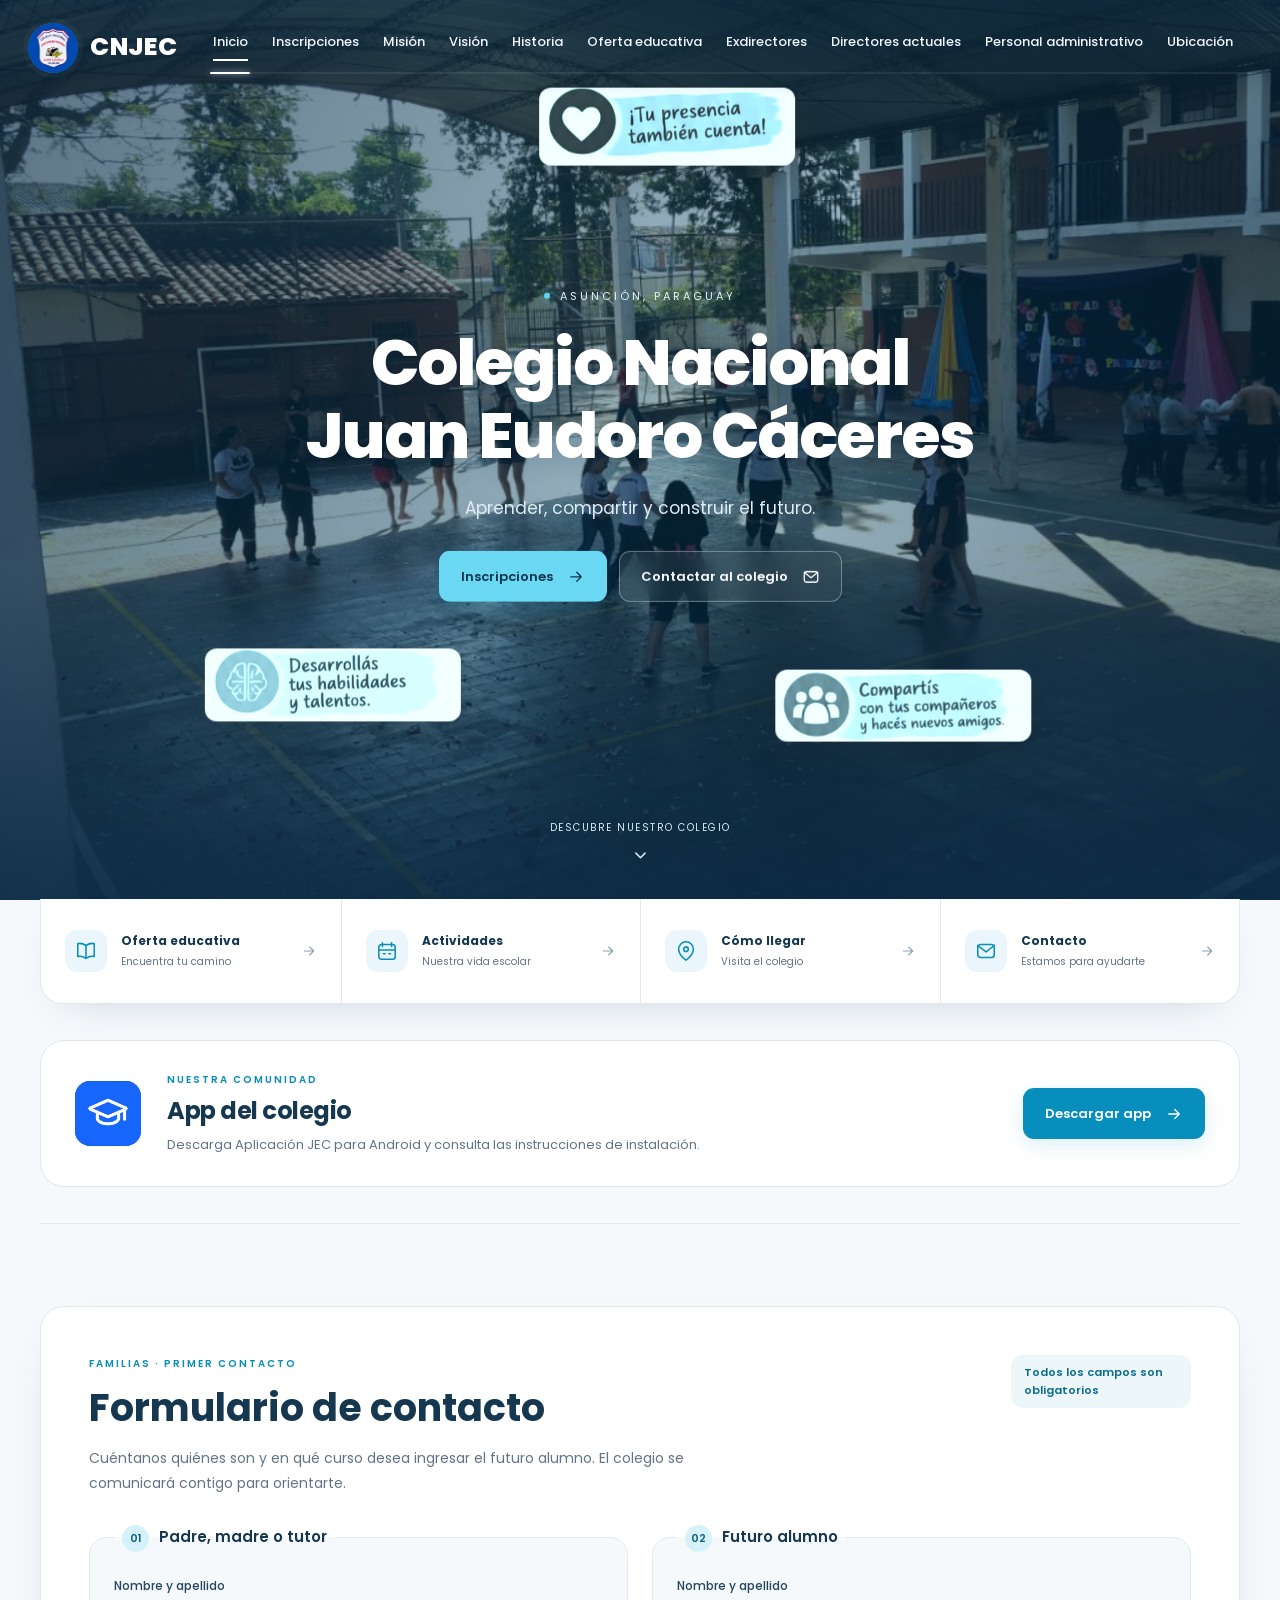
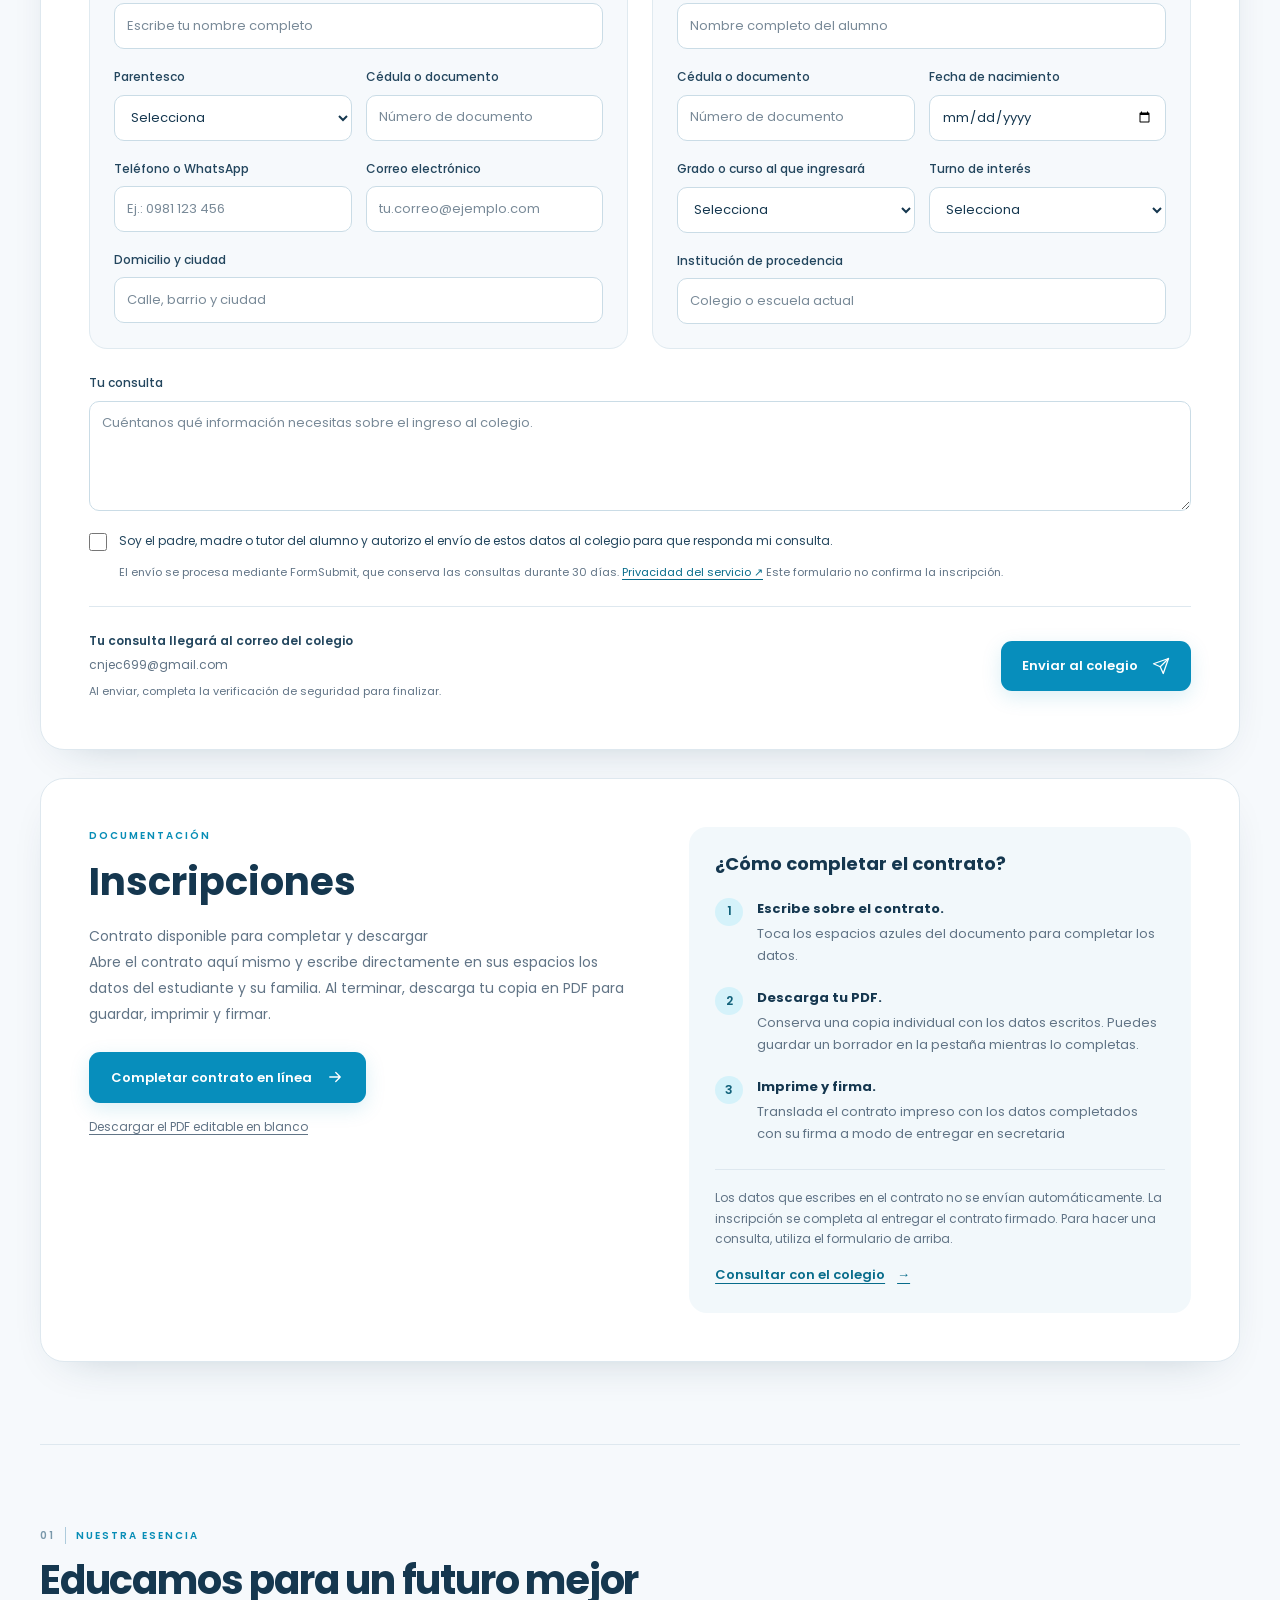
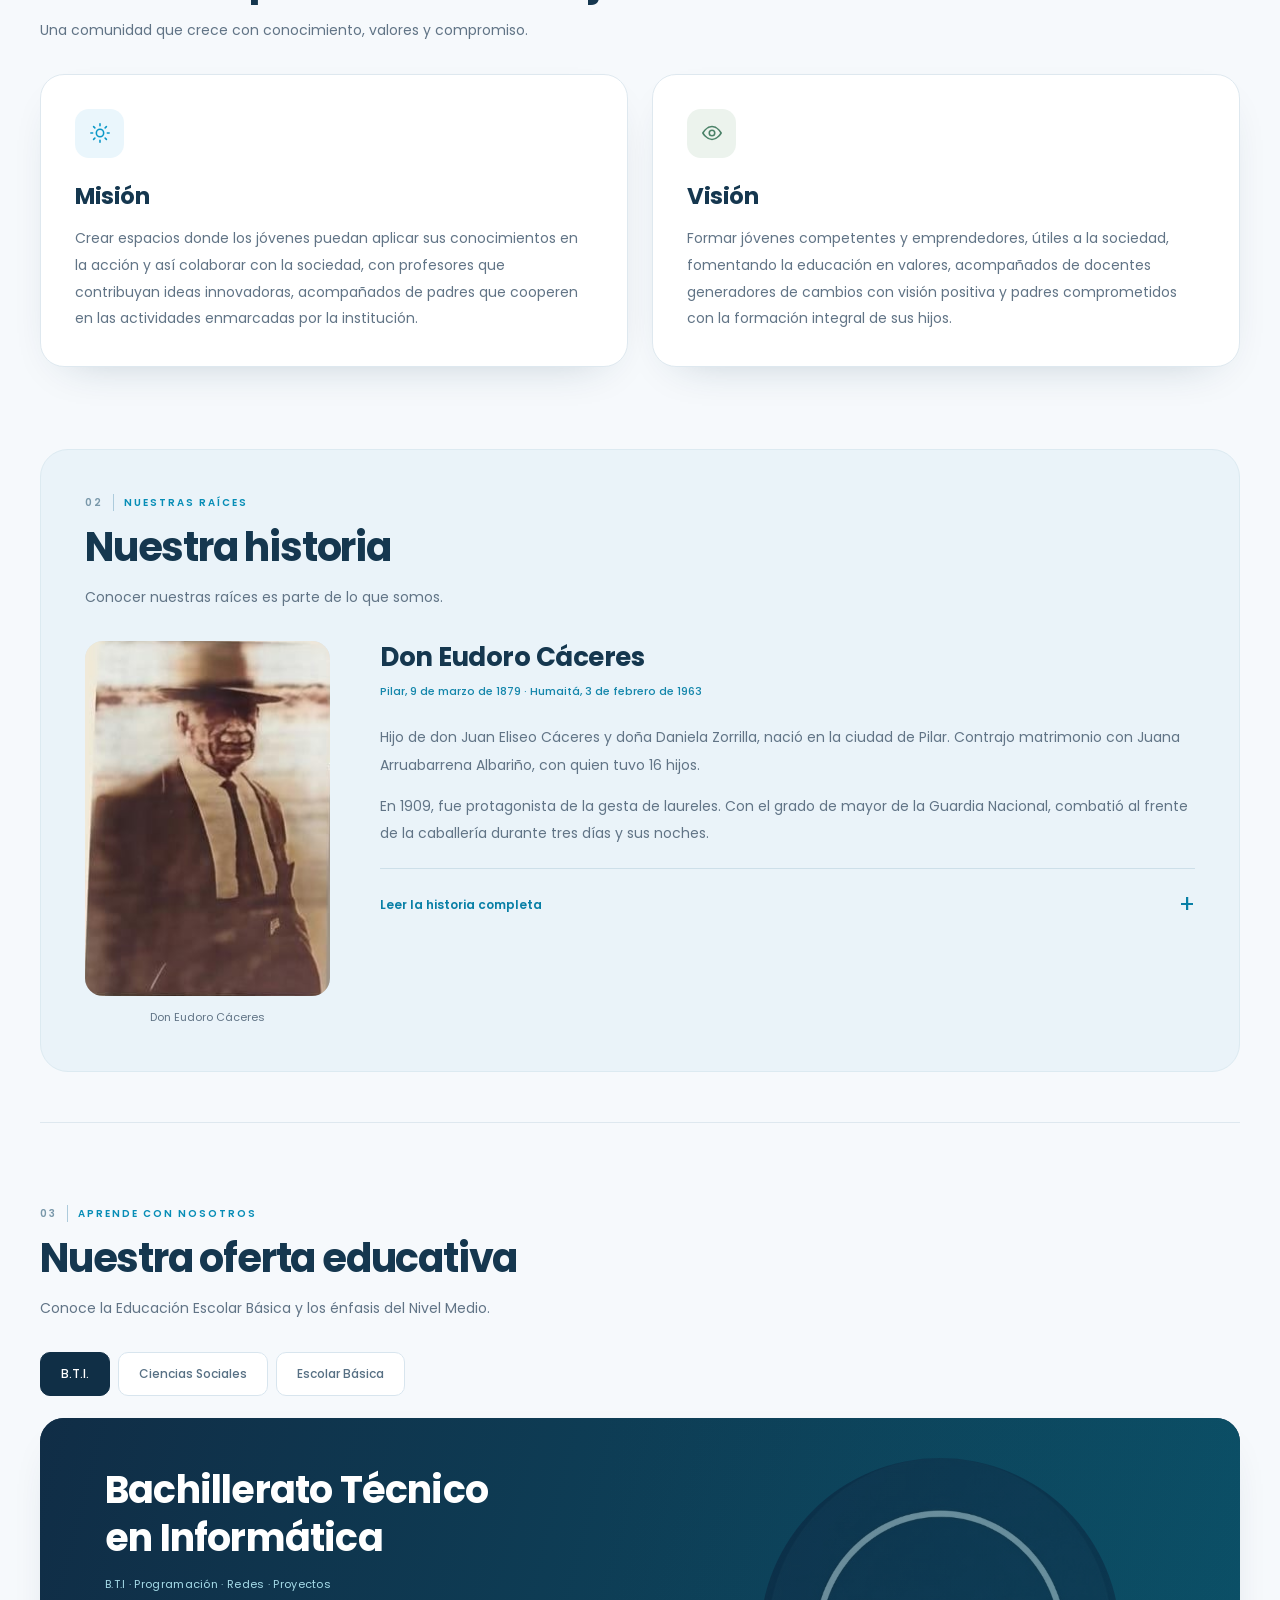
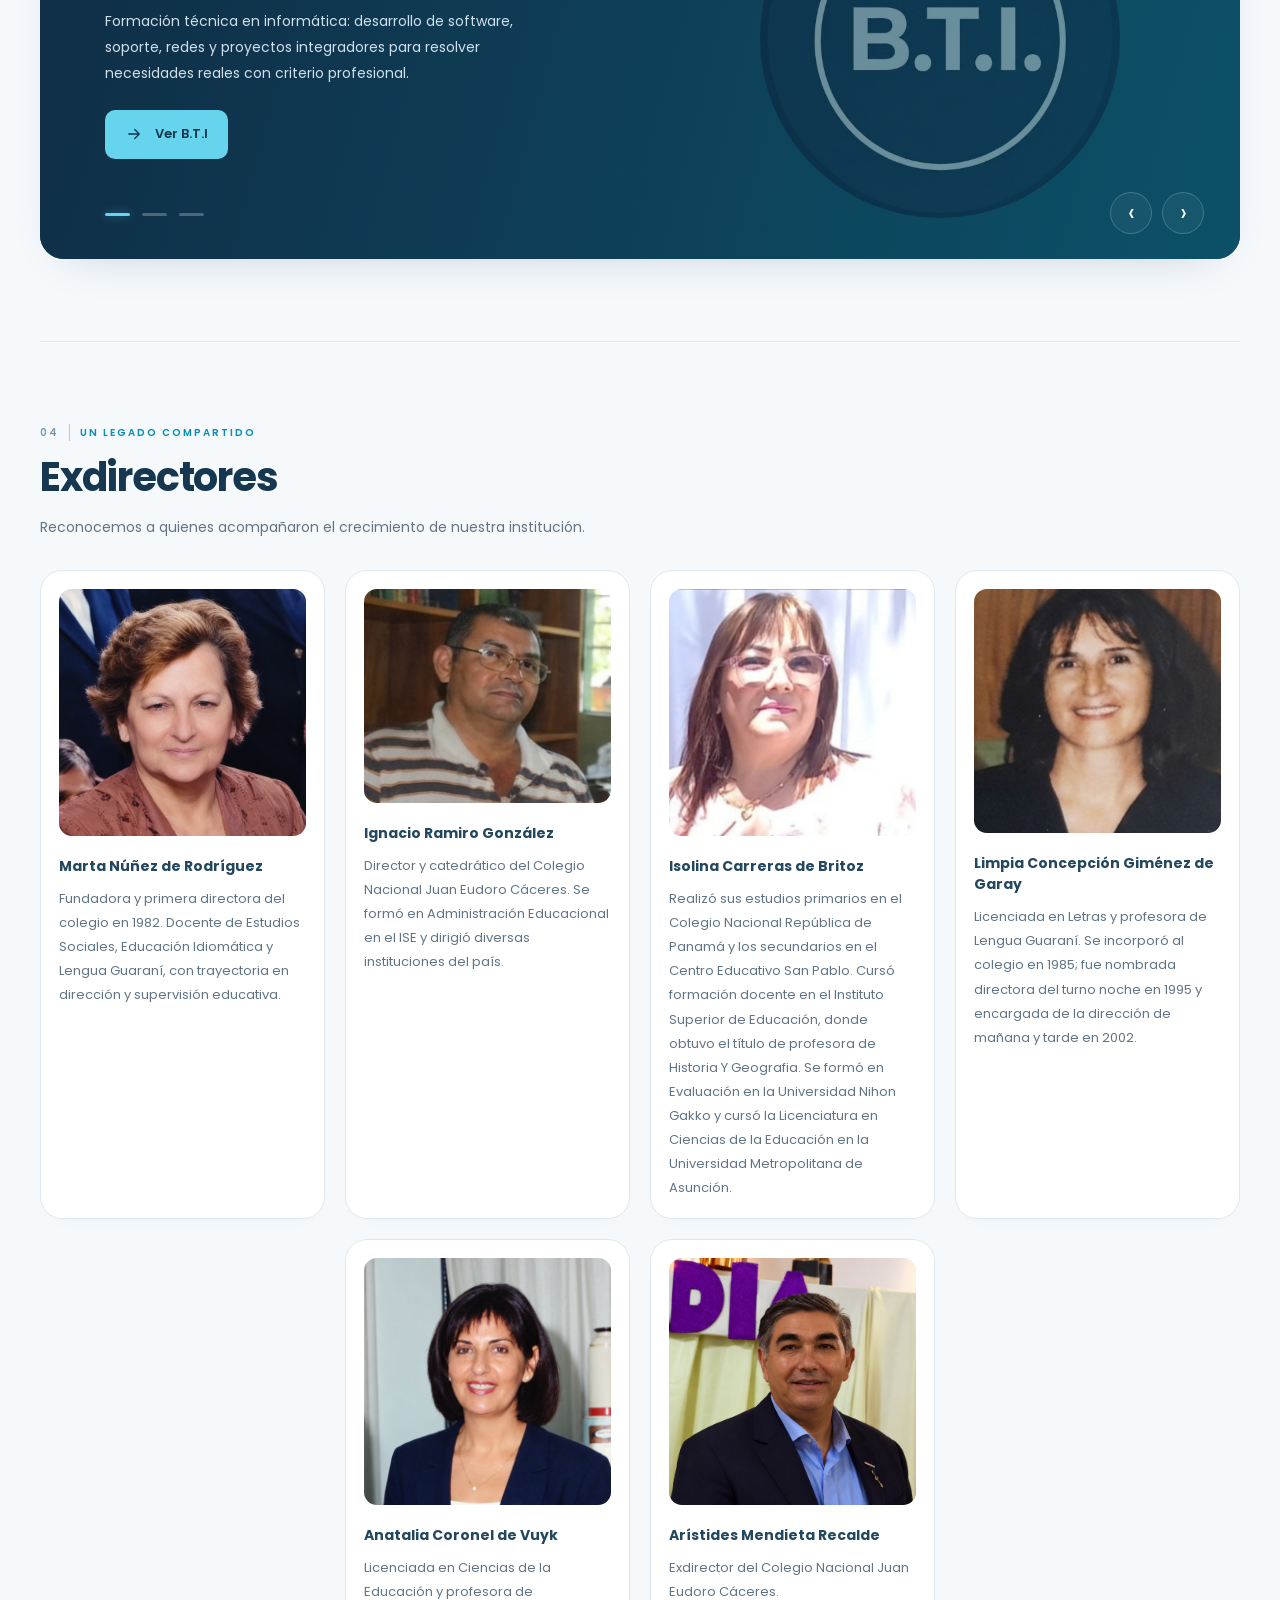
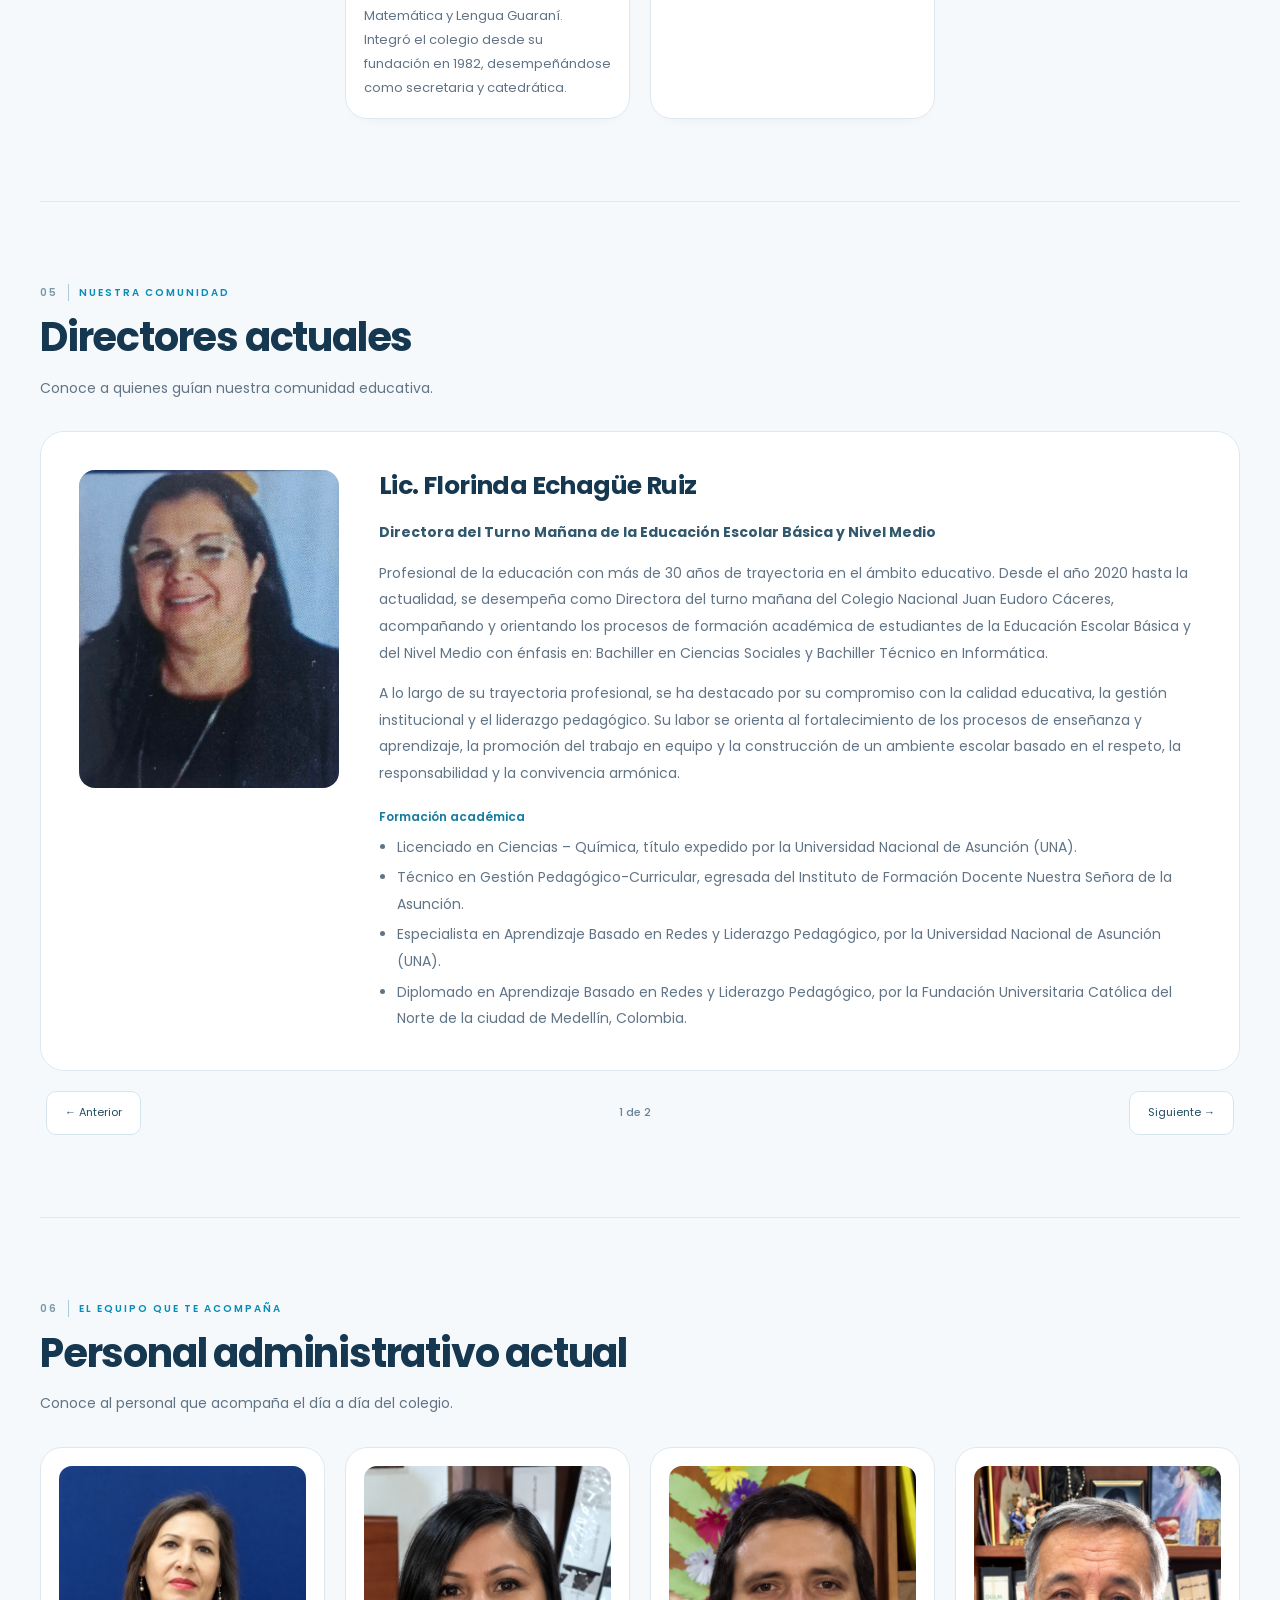
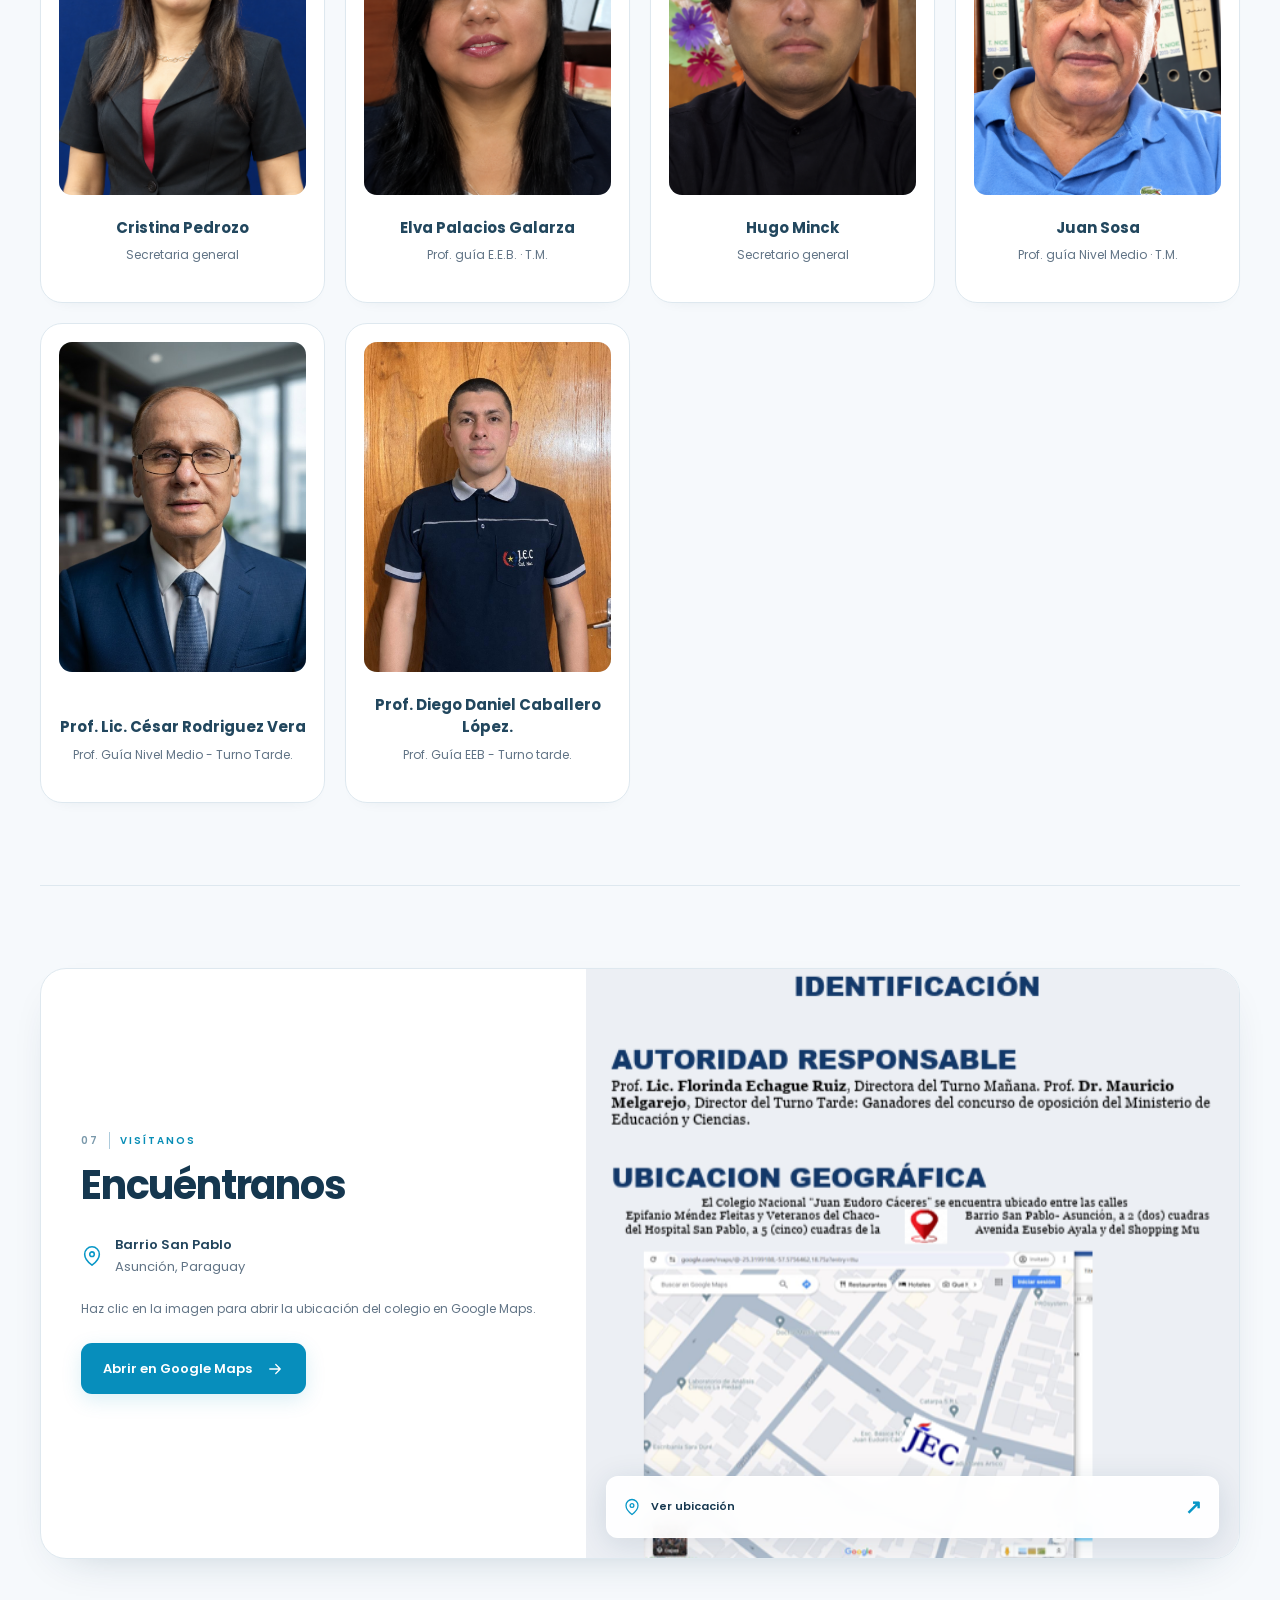
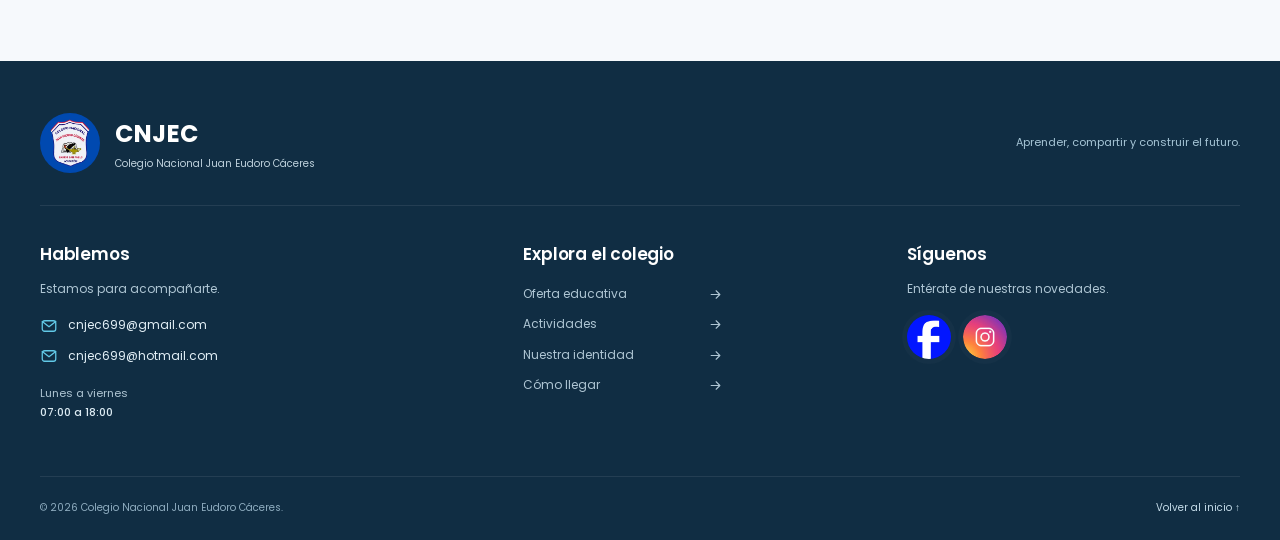
<file: index.html>
<!DOCTYPE html>
<html lang="es">
<head>
    <meta charset="UTF-8">
    <meta name="viewport" content="width=device-width, initial-scale=1.0">
    <title>CNJEC · Colegio Nacional Juan Eudoro Cáceres</title>
    <meta name="description" content="Conoce el Colegio Nacional Juan Eudoro Cáceres: nuestra historia, comunidad educativa, Educación Escolar Básica y énfasis del Nivel Medio en Asunción, Paraguay." />
    <meta name="theme-color" content="#102f46" />
    <link href="https://fonts.googleapis.com/css2?family=Poppins:wght@400;500;600;700;800&display=swap" rel="stylesheet">
    <link rel="stylesheet" href="home-design.css?v=8" />
    <link rel="stylesheet" href="contact-form.css?v=1" />
    <script src="contact-form.js?v=1" defer></script>
    <link rel="stylesheet" href="navigation-menu.css?v=1" />
    <link rel="stylesheet" href="app-design.css?v=2" />
</head>
<body class="home-page">
    <a class="skip-link" href="#contenido">Saltar al contenido</a>
    <div class="reading-progress" aria-hidden="true"></div>

    <header class="home-header">
        <a class="logo-container" href="index.html#inicio" aria-label="CNJEC — volver al inicio">
            <div class="logo-img-wrap">
                <!-- Intenta cargar el logo desde archivo (misma carpeta que index.html).
                     Si no existe, se muestra un fallback visible. -->
                <img
                    class="logo-img"
                    src="logo.png"
                    alt="Logo CNJEC"
                    loading="eager"
                    onerror="this.style.display='none'; document.getElementById('logo-fallback').style.display='flex';"
                />
                <span id="logo-fallback" class="logo-fallback" aria-hidden="true">CNJEC</span>
            </div>
            <span class="brand-name">CNJEC</span>
        </a>

        <button type="button" class="scroll-menu-toggle" aria-controls="navMenu" aria-expanded="false" aria-label="Abrir menú"><span aria-hidden="true"></span><span aria-hidden="true"></span><span aria-hidden="true"></span></button>
        <nav id="navMenu" aria-label="Navegación principal">
            <a href="#inicio" class="nav-link" aria-current="location">Inicio</a>
            <a href="#inscripciones" class="nav-link">Inscripciones</a>
            <a href="#mision" class="nav-link">Misión</a>
            <a href="#vision" class="nav-link">Visión</a>
            <a href="#historia" class="nav-link">Historia</a>
            <a href="#enfasis" class="nav-link">Oferta educativa</a>
            <a href="#ex-directores" class="nav-link">Exdirectores</a>
            <a href="#directores-actuales" class="nav-link">Directores actuales</a>
            <a href="#personal-administrativo" class="nav-link">Personal administrativo</a>
            <a href="#ubicacion" class="nav-link">Ubicación</a>
            <a href="Actividades.html" class="nav-link" target="_blank" rel="noopener noreferrer" aria-label="Actividades (abre en una pestaña nueva)">Actividades</a>
            <a href="Identidad.html" class="nav-link">Identidad</a>
            <a href="App.html" class="nav-link">APP</a>
            <a href="#contactos" class="nav-link">Contactos</a>
        </nav>
    </header>

    <main id="contenido" tabindex="-1">
    <section class="hero hero--beneficios" id="inicio" data-cover-reveal>
        <div class="beneficios-row beneficios-row--top" aria-label="Beneficios de estudiar en el colegio">
            <img src="images/Beneficios/beneficios1.jpeg" alt="Aprendés y adquirís nuevos conocimientos." width="718" height="210" decoding="async" />
            <img src="images/Beneficios/beneficios2.jpeg" alt="Compartís con tus compañeros y hacés nuevos amigos." width="718" height="210" decoding="async" />
            <img src="images/Beneficios/beneficios3.jpeg" alt="Desarrollás tus habilidades y talentos." width="718" height="210" decoding="async" />
        </div>
        <div class="hero-title-wrap">
            <p class="hero-eyebrow"><span></span> Asunción, Paraguay</p>
            <h1 class="hero-title" data-typing-title>Colegio Nacional Juan Eudoro Cáceres</h1>
            <p class="hero-lead">Aprender, compartir y construir el futuro.</p>
            <div class="hero-actions">
                <a class="button button-primary" href="#inscripciones">Inscripciones <svg viewBox="0 0 24 24" fill="none" stroke="currentColor" stroke-width="1.7" stroke-linecap="round" stroke-linejoin="round" aria-hidden="true"><path d="M5 12h14m-6-6 6 6-6 6"/></svg></a>
                <a class="button button-glass" href="#contactos">Contactar al colegio <svg viewBox="0 0 24 24" fill="none" stroke="currentColor" stroke-width="1.7" stroke-linecap="round" stroke-linejoin="round" aria-hidden="true"><rect x="3" y="5" width="18" height="14" rx="3"/><path d="m3 6 9 7 9-7"/></svg></a>
            </div>
        </div>
        <div class="beneficios-row beneficios-row--bottom" aria-label="Beneficios de estudiar en el colegio">
            <img src="images/Beneficios/beneficios4.jpeg" alt="Mejorás tus resultados y tu futuro." width="718" height="210" decoding="async" />
            <img src="images/Beneficios/beneficios7.jpeg" alt="¡Tu presencia también cuenta!" width="718" height="210" decoding="async" />
        </div>
        <a class="hero-discover" href="#mision-vision">Descubre nuestro colegio <svg viewBox="0 0 24 24" fill="none" stroke="currentColor" stroke-width="1.7" stroke-linecap="round" stroke-linejoin="round" aria-hidden="true"><path d="m7 10 5 5 5-5"/></svg></a>
    </section>

    <nav class="home-shortcuts" aria-label="Accesos rápidos">
        <a href="#enfasis"><span class="shortcut-icon"><svg viewBox="0 0 24 24" fill="none" stroke="currentColor" stroke-width="1.7" stroke-linecap="round" stroke-linejoin="round" aria-hidden="true"><path d="M12 6v14M3 4c4-1 6 0 9 2 3-2 5-3 9-2v14c-4-1-6 0-9 2-3-2-5-3-9-2z"/></svg></span><span><strong>Oferta educativa</strong><small>Encuentra tu camino</small></span><svg viewBox="0 0 24 24" fill="none" stroke="currentColor" stroke-width="1.7" stroke-linecap="round" stroke-linejoin="round" aria-hidden="true"><path d="M5 12h14m-6-6 6 6-6 6"/></svg></a>
        <a href="Actividades.html" target="_blank" rel="noopener noreferrer" aria-label="Actividades (abre en una pestaña nueva)"><span class="shortcut-icon"><svg viewBox="0 0 24 24" fill="none" stroke="currentColor" stroke-width="1.7" stroke-linecap="round" stroke-linejoin="round" aria-hidden="true"><rect x="3" y="5" width="18" height="16" rx="3"/><path d="M7 3v4m10-4v4M3 11h18m-13 4h2m4 0h2"/></svg></span><span><strong>Actividades</strong><small>Nuestra vida escolar</small></span><svg viewBox="0 0 24 24" fill="none" stroke="currentColor" stroke-width="1.7" stroke-linecap="round" stroke-linejoin="round" aria-hidden="true"><path d="M5 12h14m-6-6 6 6-6 6"/></svg></a>
        <a href="#ubicacion"><span class="shortcut-icon"><svg viewBox="0 0 24 24" fill="none" stroke="currentColor" stroke-width="1.7" stroke-linecap="round" stroke-linejoin="round" aria-hidden="true"><path d="M20 10c0 6-8 12-8 12S4 16 4 10a8 8 0 1 1 16 0Z"/><circle cx="12" cy="10" r="2.5"/></svg></span><span><strong>Cómo llegar</strong><small>Visita el colegio</small></span><svg viewBox="0 0 24 24" fill="none" stroke="currentColor" stroke-width="1.7" stroke-linecap="round" stroke-linejoin="round" aria-hidden="true"><path d="M5 12h14m-6-6 6 6-6 6"/></svg></a>
        <a href="#contactos"><span class="shortcut-icon"><svg viewBox="0 0 24 24" fill="none" stroke="currentColor" stroke-width="1.7" stroke-linecap="round" stroke-linejoin="round" aria-hidden="true"><rect x="3" y="5" width="18" height="14" rx="3"/><path d="m3 6 9 7 9-7"/></svg></span><span><strong>Contacto</strong><small>Estamos para ayudarte</small></span><svg viewBox="0 0 24 24" fill="none" stroke="currentColor" stroke-width="1.7" stroke-linecap="round" stroke-linejoin="round" aria-hidden="true"><path d="M5 12h14m-6-6 6 6-6 6"/></svg></a>
    </nav>

    <section id="app-colegio" class="home-section school-app-section" aria-labelledby="app-colegio-title">
        <div class="school-app-panel">
            <span class="app-logo app-logo--small" aria-hidden="true"><img src="images/app-jec-logo.png" alt="" width="1254" height="1254" loading="lazy"></span>
            <div class="school-app-copy"><p class="eyebrow">Nuestra comunidad</p><h2 id="app-colegio-title">App del colegio</h2><p>Descarga Aplicación JEC para Android y consulta las instrucciones de instalación.</p></div>
            <a class="button button-primary" href="App.html#descarga">Descargar app <svg viewBox="0 0 24 24" fill="none" stroke="currentColor" stroke-width="1.7" stroke-linecap="round" stroke-linejoin="round" aria-hidden="true"><path d="M5 12h14m-6-6 6 6-6 6"/></svg></a>
        </div>
    </section>

    <section id="inscripciones" class="home-section enrollment-section" aria-labelledby="inscripciones-title">
        <div id="formulario-contacto" class="school-contact-card" aria-labelledby="school-contact-title">
            <div class="school-contact-heading">
                <div><p class="eyebrow">Familias · Primer contacto</p><h2 id="school-contact-title">Formulario de contacto</h2><p>Cuéntanos quiénes son y en qué curso desea ingresar el futuro alumno. El colegio se comunicará contigo para orientarte.</p></div>
                <span class="school-contact-required">Todos los campos son obligatorios</span>
            </div>
            <p id="school-contact-result" class="school-contact-result" role="status" hidden></p>
            <form id="school-contact-form" action="https://formsubmit.co/cnjec699@gmail.com" method="POST" accept-charset="UTF-8" aria-describedby="school-contact-privacy">
                <input type="hidden" name="_subject" value="CNJEC · Consulta de una familia sobre un futuro alumno" />
                <input type="hidden" name="_template" value="table" />
                <input type="text" name="_honey" class="school-contact-honey" tabindex="-1" autocomplete="off" aria-hidden="true" />
                <div class="school-contact-columns">
                    <fieldset class="school-contact-group">
                        <legend><span aria-hidden="true">01</span> Padre, madre o tutor</legend>
                        <div class="school-contact-fields">
                            <label class="school-contact-wide" for="contact-parent-name">Nombre y apellido<input id="contact-parent-name" name="Nombre del padre, madre o tutor" type="text" autocomplete="name" required minlength="3" maxlength="120" placeholder="Escribe tu nombre completo" /></label>
                            <label for="contact-relationship">Parentesco<select id="contact-relationship" name="Parentesco" required><option value="" disabled selected>Selecciona</option><option>Padre</option><option>Madre</option><option>Tutor legal</option></select></label>
                            <label for="contact-parent-document">Cédula o documento<input id="contact-parent-document" name="Documento del padre, madre o tutor" type="text" required minlength="4" maxlength="25" placeholder="Número de documento" /></label>
                            <label for="contact-phone">Teléfono o WhatsApp<input id="contact-phone" name="Telefono o WhatsApp" type="tel" autocomplete="tel" required minlength="7" maxlength="25" placeholder="Ej.: 0981 123 456" /></label>
                            <label for="contact-email">Correo electrónico<input id="contact-email" name="email" type="email" autocomplete="email" required maxlength="254" placeholder="tu.correo@ejemplo.com" /></label>
                            <label class="school-contact-wide" for="contact-address">Domicilio y ciudad<input id="contact-address" name="Domicilio y ciudad" type="text" autocomplete="street-address" required minlength="5" maxlength="200" placeholder="Calle, barrio y ciudad" /></label>
                        </div>
                    </fieldset>
                    <fieldset class="school-contact-group">
                        <legend><span aria-hidden="true">02</span> Futuro alumno</legend>
                        <div class="school-contact-fields">
                            <label class="school-contact-wide" for="contact-student-name">Nombre y apellido<input id="contact-student-name" name="Nombre del futuro alumno" type="text" autocomplete="section-student name" required minlength="3" maxlength="120" placeholder="Nombre completo del alumno" /></label>
                            <label for="contact-student-document">Cédula o documento<input id="contact-student-document" name="Documento del futuro alumno" type="text" required minlength="4" maxlength="25" placeholder="Número de documento" /></label>
                            <label for="contact-student-birthdate">Fecha de nacimiento<input id="contact-student-birthdate" name="Fecha de nacimiento del alumno" type="date" autocomplete="section-student bday" required /></label>
                            <label for="contact-course">Grado o curso al que ingresará<select id="contact-course" name="Grado o curso solicitado" required><option value="" disabled selected>Selecciona</option><option>7.º grado · EEB</option><option>8.º grado · EEB</option><option>9.º grado · EEB</option><option>1.º curso · Nivel Medio</option><option>2.º curso · Nivel Medio</option><option>3.º curso · Nivel Medio</option></select></label>
                            <label for="contact-shift">Turno de interés<select id="contact-shift" name="Turno de interes" required><option value="" disabled selected>Selecciona</option><option>Mañana</option><option>Tarde</option><option>A confirmar con el colegio</option></select></label>
                            <label class="school-contact-wide" for="contact-school">Institución de procedencia<input id="contact-school" name="Institucion de procedencia" type="text" required minlength="3" maxlength="150" placeholder="Colegio o escuela actual" /></label>
                        </div>
                    </fieldset>
                </div>
                <label class="school-contact-message" for="contact-message">Tu consulta<textarea id="contact-message" name="Consulta" rows="3" required minlength="10" maxlength="1500" placeholder="Cuéntanos qué información necesitas sobre el ingreso al colegio."></textarea></label>
                <label class="school-contact-consent"><input type="checkbox" id="contact-consent" name="Autorizacion de contacto" value="Autorizo el envio de estos datos al colegio para responder mi consulta" required /><span>Soy el padre, madre o tutor del alumno y autorizo el envío de estos datos al colegio para que responda mi consulta.</span></label>
                <p id="school-contact-privacy" class="school-contact-privacy">El envío se procesa mediante FormSubmit, que conserva las consultas durante 30 días. <a href="https://formsubmit.co/privacy.pdf" target="_blank" rel="noopener noreferrer">Privacidad del servicio ↗</a> Este formulario no confirma la inscripción.</p>
                <div class="school-contact-actions">
                    <div><strong>Tu consulta llegará al correo del colegio</strong><span>cnjec699@gmail.com</span><small>Al enviar, completa la verificación de seguridad para finalizar.</small></div>
                    <button class="button button-primary" type="submit">Enviar al colegio <svg viewBox="0 0 24 24" fill="none" stroke="currentColor" stroke-width="1.7" stroke-linecap="round" stroke-linejoin="round" aria-hidden="true"><path d="m22 2-7 20-4-9-9-4Z"/><path d="M22 2 11 13"/></svg></button>
                </div>
            </form>
        </div>
        <div class="enrollment-card reveal">
            <div class="enrollment-copy">
                <p class="eyebrow">Documentación</p>
                <h2 id="inscripciones-title">Inscripciones</h2>
                <p>Contrato disponible para completar y descargar</p>
                <p>Abre el contrato aquí mismo y escribe directamente en sus espacios los datos del estudiante y su familia. Al terminar, descarga tu copia en PDF para guardar, imprimir y firmar.</p>
                <a class="button button-primary" href="Inscripciones.html">Completar contrato en línea <svg viewBox="0 0 24 24" fill="none" stroke="currentColor" stroke-width="1.7" stroke-linecap="round" stroke-linejoin="round" aria-hidden="true"><path d="M5 12h14m-6-6 6 6-6 6"/></svg></a>
                <a class="enrollment-download-original" href="contrato-inscripcion-2027.pdf" download>Descargar el PDF editable en blanco</a>
            </div>
            <div class="enrollment-guide">
                <h3>¿Cómo completar el contrato?</h3>
                <ol>
                    <li><strong>Escribe sobre el contrato.</strong><span>Toca los espacios azules del documento para completar los datos.</span></li>
                    <li><strong>Descarga tu PDF.</strong><span>Conserva una copia individual con los datos escritos. Puedes guardar un borrador en la pestaña mientras lo completas.</span></li>
                    <li><strong>Imprime y firma.</strong><span>Translada el contrato impreso con los datos completados con su firma a modo de entregar en secretaria</span></li>
                </ol>
                <p class="enrollment-note">Los datos que escribes en el contrato no se envían automáticamente. La inscripción se completa al entregar el contrato firmado. Para hacer una consulta, utiliza el formulario de arriba.</p>
                <a class="enrollment-contact" href="#formulario-contacto">Consultar con el colegio <span aria-hidden="true">→</span></a>
            </div>
        </div>
    </section>

    <section id="mision-vision" class="home-section" aria-labelledby="esencia-title">
<div class="section-heading"><p class="eyebrow"><span>01</span> Nuestra esencia</p><h2 id="esencia-title">Educamos para un futuro mejor</h2><p class="section-intro">Una comunidad que crece con conocimiento, valores y compromiso.</p></div>
        <div class="grid-2">
            <article class="card mission-card reveal" id="mision" aria-labelledby="mision-title">
                <span class="card-symbol"><svg viewBox="0 0 24 24" fill="none" stroke="currentColor" stroke-width="1.7" stroke-linecap="round" stroke-linejoin="round" aria-hidden="true"><circle cx="12" cy="12" r="4"/><path d="M12 2v2m0 16v2M2 12h2m16 0h2M5 5l1.4 1.4m11.2 11.2L19 19M5 19l1.4-1.4M17.6 6.4 19 5"/></svg></span><h3 id="mision-title">Misión</h3>
                <p>Crear espacios donde los jóvenes puedan aplicar sus conocimientos en la acción y así colaborar con la sociedad, con profesores que contribuyan ideas innovadoras, acompañados de padres que cooperen en las actividades enmarcadas por la institución.</p>
            </article>
            <article class="card vision-card reveal" id="vision" aria-labelledby="vision-title">
                <span class="card-symbol"><svg viewBox="0 0 24 24" fill="none" stroke="currentColor" stroke-width="1.7" stroke-linecap="round" stroke-linejoin="round" aria-hidden="true"><path d="M2 12s4-7 10-7 10 7 10 7-4 7-10 7S2 12 2 12Z"/><circle cx="12" cy="12" r="3"/></svg></span><h3 id="vision-title">Visión</h3>
                <p>Formar jóvenes competentes y emprendedores, útiles a la sociedad, fomentando la educación en valores, acompañados de docentes generadores de cambios con visión positiva y padres comprometidos con la formación integral de sus hijos.</p>
            </article>
        </div>
    </section>

    <section class="home-section historia-bg reveal" id="historia" aria-labelledby="historia-title">
        <div class="section-heading"><p class="eyebrow"><span>02</span> Nuestras raíces</p><h2 id="historia-title">Nuestra historia</h2><p class="section-intro">Conocer nuestras raíces es parte de lo que somos.</p></div>
        <div class="historia-layout">
            <figure class="historia-foto">
                <div class="historia-retrato">
                    <img src="images/Historia.png" alt="Retrato de don Eudoro Cáceres" loading="lazy" width="1136" height="942" />
                </div>
                <figcaption>Don Eudoro Cáceres</figcaption>
            </figure>
            <div class="historia-texto">
                <h3>Don Eudoro Cáceres</h3>
                <p class="historia-fechas">Pilar, 9 de marzo de 1879 · Humaitá, 3 de febrero de 1963</p>
                <p>Hijo de don Juan Eliseo Cáceres y doña Daniela Zorrilla, nació en la ciudad de Pilar. Contrajo matrimonio con Juana Arruabarrena Albariño, con quien tuvo 16 hijos.</p>
                <p>En 1909, fue protagonista de la gesta de laureles. Con el grado de mayor de la Guardia Nacional, combatió al frente de la caballería durante tres días y sus noches.</p>
                <details class="history-more"><summary>Leer la historia completa <span aria-hidden="true">+</span></summary><div class="history-rest">
                <p>En 1912, volvió a combatir en Humaitá bajo el mando del coronel José Gill. Desde entonces, se convirtió en un destacado caudillo del Partido Colorado en el departamento de Ñeembucú.</p>
                <p>En 1930, mandó erigir el primer monumento al mariscal Francisco Solano López en Yataity Corá, dentro de su propiedad, y posteriormente lo obsequió a las Fuerzas Armadas de la Nación. Durante la Guerra del Chaco, participó en tareas de abastecimiento en la localidad de Humaitá.</p>
                <p>En 1948, fue designado diputado nacional. Entre 1958 y 1962, dictó conferencias al cuerpo de cadetes en lugares históricos de la guerra de 1865 a 1870, compartiendo su profundo conocimiento de las batallas del sur.</p>
                <p>Falleció el 3 de febrero de 1963 en Humaitá. Sus restos descansan en los campos de batalla de Sauce Boquerón.</p>
                </div></details>
            </div>
        </div>
    </section>

    <section class="home-section enfasis-wrap reveal" id="enfasis" aria-labelledby="enfasis-title">
        <div class="section-heading"><p class="eyebrow"><span>03</span> Aprende con nosotros</p><h2 id="enfasis-title">Nuestra oferta educativa</h2><p class="section-intro">Conoce la Educación Escolar Básica y los énfasis del Nivel Medio.</p></div>

        <div class="program-tabs" role="group" aria-label="Elige una propuesta educativa">
            <button type="button" data-program="0" aria-pressed="true" aria-controls="program-bti">B.T.I.</button>
            <button type="button" data-program="1" aria-pressed="false" aria-controls="program-sociales">Ciencias Sociales</button>
            <button type="button" data-program="2" aria-pressed="false" aria-controls="program-eeb">Escolar Básica</button>
        </div>

        <div class="hero-carousel" id="heroCarousel" tabindex="0" role="region" aria-roledescription="carrusel" aria-label="Oferta educativa del colegio">
            <div class="hero-carousel__slide is-active" id="program-bti" data-index="0" role="group" aria-roledescription="diapositiva" aria-label="1 de 3">
                <div class="hero-carousel__bg" aria-hidden="true"></div>
                <div class="hero-carousel__inner">
                    <h3 class="hero-carousel__logo-area">Bachillerato Técnico en Informática</h3>
                    <p class="hero-carousel__meta">B.T.I · Programación · Redes · Proyectos</p>
                    <p class="hero-carousel__desc">
                        Formación técnica en informática: desarrollo de software, soporte, redes y proyectos integradores para resolver necesidades reales con criterio profesional.
                    </p>
                    <div class="hero-carousel__actions">
                        <a href="BTI.html" class="hero-carousel__btn-primary">
                            <svg viewBox="0 0 24 24" fill="none" stroke="currentColor" stroke-width="1.7" stroke-linecap="round" stroke-linejoin="round" aria-hidden="true"><path d="M5 12h14m-6-6 6 6-6 6"/></svg>
                            Ver B.T.I
                        </a>
                    </div>
                </div>
            </div>

            <div class="hero-carousel__slide" id="program-sociales" data-index="1" role="group" aria-roledescription="diapositiva" aria-label="2 de 3">
                <div class="hero-carousel__bg" aria-hidden="true"></div>
                <div class="hero-carousel__inner">
                    <h3 class="hero-carousel__logo-area">Ciencias Sociales</h3>
                    <p class="hero-carousel__meta">Humanidades · Análisis social · Ciudadanía</p>
                    <p class="hero-carousel__desc">
                        Énfasis en pensamiento crítico, comprensión del contexto social y formación ciudadana para interpretar el mundo con rigor y responsabilidad.
                    </p>
                    <div class="hero-carousel__actions">
                        <a href="CienciasSociales.html" class="hero-carousel__btn-primary">
                            <svg viewBox="0 0 24 24" fill="none" stroke="currentColor" stroke-width="1.7" stroke-linecap="round" stroke-linejoin="round" aria-hidden="true"><path d="M5 12h14m-6-6 6 6-6 6"/></svg>
                            Ver Ciencias Sociales
                        </a>
                    </div>
                </div>
            </div>

            <div class="hero-carousel__slide hero-carousel__slide--eeb" id="program-eeb" data-index="2" role="group" aria-roledescription="diapositiva" aria-label="3 de 3">
                <div class="hero-carousel__bg" aria-hidden="true"></div>
                <div class="hero-carousel__inner">
                    <h3 class="hero-carousel__logo-area">Educación Escolar Básica</h3>
                    <p class="hero-carousel__meta">E.E.B. · Aprendizaje · Valores · Desarrollo integral</p>
                    <p class="hero-carousel__desc">Una etapa para construir conocimientos, desarrollar habilidades y fortalecer valores, acompañando el crecimiento de cada estudiante.</p>
                    <div class="hero-carousel__actions">
                        <a href="EEB.html" class="hero-carousel__btn-primary" target="_blank" rel="noopener noreferrer">
                            <svg viewBox="0 0 24 24" fill="none" stroke="currentColor" stroke-width="1.7" stroke-linecap="round" stroke-linejoin="round" aria-hidden="true"><path d="M5 12h14m-6-6 6 6-6 6"/></svg>
                            Ver Escolar Básica
                        </a>
                    </div>
                </div>
            </div>

            <button type="button" class="hero-carousel__arrow hero-carousel__arrow--prev" id="heroPrev" aria-label="Propuesta educativa anterior">‹</button>
            <button type="button" class="hero-carousel__arrow hero-carousel__arrow--next" id="heroNext" aria-label="Propuesta educativa siguiente">›</button>

            <div class="hero-carousel__dots" id="heroDots" role="group" aria-label="Seleccionar propuesta educativa"></div>
        </div>
    </section>

    <section class="home-section ex-directores-wrap reveal" id="ex-directores" aria-labelledby="ex-directores-title">
        <div class="section-heading"><p class="eyebrow"><span>04</span> Un legado compartido</p><h2 id="ex-directores-title">Exdirectores</h2><p class="section-intro">Reconocemos a quienes acompañaron el crecimiento de nuestra institución.</p></div>

        <div class="directores-grid">
            <article class="director-card">
                <div class="director-retrato" style="aspect-ratio:1;"><img src="images/Marta.png" alt="Retrato de Marta Núñez de Rodríguez" loading="lazy" style="width:100%; left:0; top:0;" /></div>
                <h3>Marta Núñez de Rodríguez</h3>
                <p>Fundadora y primera directora del colegio en 1982. Docente de Estudios Sociales, Educación Idiomática y Lengua Guaraní, con trayectoria en dirección y supervisión educativa.</p>
            </article>
            <article class="director-card">
                <div class="director-retrato" style="aspect-ratio:242/209;"><img src="images/ExDirectores2.png" alt="Retrato de Ignacio Ramiro González" loading="lazy" style="width:537.603305785124%; left:-18.59504132231405%; top:-22.00956937799043%;" /></div>
                <h3>Ignacio Ramiro González</h3>
                <p>Director y catedrático del Colegio Nacional Juan Eudoro Cáceres. Se formó en Administración Educacional en el ISE y dirigió diversas instituciones del país.</p>
            </article>
            <article class="director-card">
                <div class="director-retrato" style="aspect-ratio:254/251;"><img src="images/ExDirectores3.png" alt="Retrato de Limpia Concepción Giménez de Garay" loading="lazy" style="width:491.3385826771654%; left:-27.559055118110237%; top:-10.756972111553784%;" /></div>
                <h3>Limpia Concepción Giménez de Garay</h3>
                <p>Licenciada en Letras y profesora de Lengua Guaraní. Se incorporó al colegio en 1985; fue nombrada directora del turno noche en 1995 y encargada de la dirección de mañana y tarde en 2002.</p>
            </article>
            <article class="director-card director-card--anatalia">
                <div class="director-retrato" style="aspect-ratio:1;"><img src="images/Anatalia.png" alt="Retrato de Anatalia Coronel de Vuyk" loading="lazy" style="width:100%; left:0; top:0;" /></div>
                <h3>Anatalia Coronel de Vuyk</h3>
                <p>Licenciada en Ciencias de la Educación y profesora de Matemática y Lengua Guaraní. Integró el colegio desde su fundación en 1982, desempeñándose como secretaria y catedrática.</p>
            </article>
            <article class="director-card">
                <div class="director-retrato" style="aspect-ratio:1;"><img src="images/Isolina.jpeg" alt="Retrato de Isolina Carreras de Britoz" loading="lazy" style="width:100%; left:0; top:0;" /></div>
                <h3>Isolina Carreras de Britoz</h3>
                <p>Realizó sus estudios primarios en el Colegio Nacional República de Panamá y los secundarios en el Centro Educativo San Pablo. Cursó formación docente en el Instituto Superior de Educación, donde obtuvo el título de profesora de Historia Y Geografia. Se formó en Evaluación en la Universidad Nihon Gakko y cursó la Licenciatura en Ciencias de la Educación en la Universidad Metropolitana de Asunción.</p>
            </article>
            <article class="director-card director-card--aristides">
                <div class="director-retrato" style="aspect-ratio:1;"><img src="images/Ar%C3%ADstidesMendieta.png" alt="Retrato de Arístides Mendieta Recalde" loading="lazy" style="width:100%; left:0; top:0;" /></div>
                <h3>Arístides Mendieta Recalde</h3>
                <p>Exdirector del Colegio Nacional Juan Eudoro Cáceres.</p>
            </article>
        </div>
    </section>

    <section id="directores-actuales" class="home-section reveal" aria-labelledby="directores-actuales-title">
        <div class="section-heading"><p class="eyebrow"><span>05</span> Nuestra comunidad</p><h2 id="directores-actuales-title">Directores actuales</h2><p class="section-intro">Conoce a quienes guían nuestra comunidad educativa.</p></div>
        <div class="current-directors" role="region" aria-roledescription="carrusel" aria-label="Directores actuales">
            <div class="current-directors-track" id="currentDirectorsTrack" tabindex="0" aria-label="Desliza para ver las dos fichas">
                <article class="current-director-slide" role="group" aria-roledescription="diapositiva" aria-label="1 de 2">
                    <div class="current-director-portrait" style="aspect-ratio:800/980;"><img src="images/Directores%20Actuales/FlorindaEchague.jpeg?v=a3c7740" alt="Retrato de la Lic. Florinda Echagüe Ruiz" loading="lazy" style="width:128.625%; left:-18.75%; top:-9.184%;" /></div>
                    <div class="current-director-bio">
                        <h3>Lic. Florinda Echagüe Ruiz</h3>
                        <p><strong>Directora del Turno Mañana de la Educación Escolar Básica y Nivel Medio</strong></p>
                        <p>Profesional de la educación con más de 30 años de trayectoria en el ámbito educativo. Desde el año 2020 hasta la actualidad, se desempeña como Directora del turno mañana del Colegio Nacional Juan Eudoro Cáceres, acompañando y orientando los procesos de formación académica de estudiantes de la Educación Escolar Básica y del Nivel Medio con énfasis en: Bachiller en Ciencias Sociales y Bachiller Técnico en Informática.</p>
                        <p>A lo largo de su trayectoria profesional, se ha destacado por su compromiso con la calidad educativa, la gestión institucional y el liderazgo pedagógico. Su labor se orienta al fortalecimiento de los procesos de enseñanza y aprendizaje, la promoción del trabajo en equipo y la construcción de un ambiente escolar basado en el respeto, la responsabilidad y la convivencia armónica.</p>
                        <h4>Formación académica</h4>
                        <ul>
                            <li>Licenciado en Ciencias – Química, título expedido por la Universidad Nacional de Asunción (UNA).</li>
                            <li>Técnico en Gestión Pedagógico-Curricular, egresada del Instituto de Formación Docente Nuestra Señora de la Asunción.</li>
                            <li>Especialista en Aprendizaje Basado en Redes y Liderazgo Pedagógico, por la Universidad Nacional de Asunción (UNA).</li>
                            <li>Diplomado en Aprendizaje Basado en Redes y Liderazgo Pedagógico, por la Fundación Universitaria Católica del Norte de la ciudad de Medellín, Colombia.</li>
                        </ul>
                    </div>
                </article>
                <article class="current-director-slide" role="group" aria-roledescription="diapositiva" aria-label="2 de 2">
                    <div class="current-director-portrait"><img src="images/Directores%20Actuales/MauricioMelgarejo.jpeg" alt="Retrato del Dr. Mauricio Melgarejo Vázquez" loading="lazy" /></div>
                    <div class="current-director-bio">
                        <h3>Dr. Mauricio Melgarejo Vázquez</h3>
                        <p>Profesional de la educación con más de 16 años de experiencia docente como catedrático en el área de Ciencias Sociales y una sólida trayectoria en gestión directiva.</p>
                        <h4>Formación académica principal</h4>
                        <ul><li>Doctorado en Ciencias de la Educación (2021).</li><li>Maestría en Metodología de la Investigación (2016).</li><li>Licenciatura en Ciencias de la Educación (2010).</li><li>Licenciatura en Filosofía (2008).</li></ul>
                        <h4>Experiencia en gestión institucional</h4>
                        <ul><li>Director del Colegio Nacional Juan Eudoro Cáceres (2022 – actualidad).</li><li>Director del turno noche del Colegio Nacional Manuel Ortiz Guerrero (2019 – actualidad).</li></ul>
                    </div>
                </article>
            </div>
            <div class="current-directors-controls"><button type="button" id="currentDirectorPrev" aria-label="Director anterior">← Anterior</button><span id="currentDirectorStatus" aria-live="polite">1 de 2</span><button type="button" id="currentDirectorNext" aria-label="Director siguiente">Siguiente →</button></div>
        </div>
    </section>

    <section id="personal-administrativo" class="home-section ex-directores-wrap reveal" aria-labelledby="personal-administrativo-title">
        <div class="section-heading"><p class="eyebrow"><span>06</span> El equipo que te acompaña</p><h2 id="personal-administrativo-title">Personal administrativo actual</h2><p class="section-intro">Conoce al personal que acompaña el día a día del colegio.</p></div>
        <div class="directores-grid personal-administrativo-grid">
            <article class="director-card">
                <div class="director-retrato" style="aspect-ratio:3/4;"><img src="images/Personal%20Administrativo%20Actual/Cristina.png" alt="Retrato de Cristina Pedrozo" loading="lazy" style="width:100%; height:100%; left:0; top:0; object-fit:cover; object-position:center top;" /></div>
                <h3 class="personal-staff-name">Cristina Pedrozo</h3>
                <p class="personal-staff-role">Secretaria general</p>
            </article>
            <article class="director-card">
                <div class="director-retrato" style="aspect-ratio:3/4;"><img src="images/Personal%20Administrativo%20Actual/Elva.png" alt="Retrato de Elva Palacios Galarza" loading="lazy" style="width:100%; height:100%; left:0; top:0; object-fit:cover; object-position:center top;" /></div>
                <h3 class="personal-staff-name">Elva Palacios Galarza</h3>
                <p class="personal-staff-role">Prof. guía E.E.B. · T.M.</p>
            </article>
            <article class="director-card">
                <div class="director-retrato" style="aspect-ratio:3/4;"><img src="images/Personal%20Administrativo%20Actual/Hugo.png" alt="Retrato de Hugo Minck" loading="lazy" style="width:100%; height:100%; left:0; top:0; object-fit:cover; object-position:center top;" /></div>
                <h3 class="personal-staff-name">Hugo Minck</h3>
                <p class="personal-staff-role">Secretario general</p>
            </article>
            <article class="director-card">
                <div class="director-retrato" style="aspect-ratio:3/4;"><img src="images/Personal%20Administrativo%20Actual/JuanSosa.png" alt="Retrato de Juan Sosa" loading="lazy" style="width:100%; height:100%; left:0; top:0; object-fit:cover; object-position:center top;" /></div>
                <h3 class="personal-staff-name">Juan Sosa</h3>
                <p class="personal-staff-role">Prof. guía Nivel Medio · T.M.</p>
            </article>
            <article class="director-card">
                <div class="director-retrato" style="aspect-ratio:3/4;"><img src="images/Personal%20Administrativo%20Actual/CesarRodri.jpeg" alt="Retrato de César Rodriguez Vera" loading="lazy" style="width:100%; height:100%; left:0; top:0; object-fit:cover; object-position:center top;" /></div>
                <h3 class="personal-staff-name">Prof. Lic. César Rodriguez Vera</h3>
                <p class="personal-staff-role">Prof. Guía Nivel Medio - Turno Tarde.</p>
            </article>
            <article class="director-card">
                <div class="director-retrato" style="aspect-ratio:3/4;"><img src="images/Personal%20Administrativo%20Actual/DanielCaballero.jpeg" alt="Retrato de Diego Daniel Caballero López" loading="lazy" style="width:100%; height:100%; left:0; top:0; object-fit:cover; object-position:center top;" /></div>
                <h3 class="personal-staff-name">Prof. Diego Daniel Caballero López.</h3>
                <p class="personal-staff-role">Prof. Guía EEB - Turno tarde.</p>
            </article>
        </div>
    </section>

    <section id="ubicacion" class="home-section reveal" aria-labelledby="ubicacion-title">
        <div class="location-panel">
            <div class="location-copy">
                <div class="section-heading"><p class="eyebrow"><span>07</span> Visítanos</p><h2 id="ubicacion-title">Encuéntranos</h2></div>
                <p class="location-address"><svg viewBox="0 0 24 24" fill="none" stroke="currentColor" stroke-width="1.7" stroke-linecap="round" stroke-linejoin="round" aria-hidden="true"><path d="M20 10c0 6-8 12-8 12S4 16 4 10a8 8 0 1 1 16 0Z"/><circle cx="12" cy="10" r="2.5"/></svg> <span><strong>Barrio San Pablo</strong><br/>Asunción, Paraguay</span></p>
                <p>Haz clic en la imagen para abrir la ubicación del colegio en Google Maps.</p>
                <a class="button button-primary" href="https://www.google.com/maps/search/?api=1&amp;query=Colegio+Nacional+Juan+Eudoro+C%C3%A1ceres%2C+Asunci%C3%B3n%2C+Paraguay" target="_blank" rel="noopener noreferrer" aria-label="Abrir la ubicación del colegio en Google Maps (pestaña nueva)">Abrir en Google Maps <svg viewBox="0 0 24 24" fill="none" stroke="currentColor" stroke-width="1.7" stroke-linecap="round" stroke-linejoin="round" aria-hidden="true"><path d="M5 12h14m-6-6 6 6-6 6"/></svg></a>
            </div>
            <a class="location-map" href="https://www.google.com/maps/search/?api=1&amp;query=Colegio+Nacional+Juan+Eudoro+C%C3%A1ceres%2C+Asunci%C3%B3n%2C+Paraguay" target="_blank" rel="noopener noreferrer" aria-label="Ver el Colegio Nacional Juan Eudoro Cáceres en Google Maps (pestaña nueva)">
                <img src="images/Ubicación.png?v=ee55fa1" alt="Mapa de ubicación del colegio en el barrio San Pablo" loading="lazy" />
                <span><svg viewBox="0 0 24 24" fill="none" stroke="currentColor" stroke-width="1.7" stroke-linecap="round" stroke-linejoin="round" aria-hidden="true"><path d="M20 10c0 6-8 12-8 12S4 16 4 10a8 8 0 1 1 16 0Z"/><circle cx="12" cy="10" r="2.5"/></svg> Ver ubicación <span aria-hidden="true">↗</span></span>
            </a>
        </div>
    </section>


    </main>
    <footer id="contactos" aria-labelledby="contactos-title">
        <div class="footer-inner">
            <div class="footer-heading">
                <a class="footer-brand" href="#inicio" aria-label="CNJEC · Volver al inicio"><img src="logo.png" alt="" width="64" height="64" loading="lazy"/><span>CNJEC<small>Colegio Nacional Juan Eudoro Cáceres</small></span></a>
                <p>Aprender, compartir y construir el futuro.</p>
            </div>
            <div class="footer-grid">
                <div class="footer-col"><h2 id="contactos-title">Hablemos</h2><p>Estamos para acompañarte.</p><a class="footer-email" href="mailto:cnjec699@gmail.com"><svg viewBox="0 0 24 24" fill="none" stroke="currentColor" stroke-width="1.7" stroke-linecap="round" stroke-linejoin="round" aria-hidden="true"><rect x="3" y="5" width="18" height="14" rx="3"/><path d="m3 6 9 7 9-7"/></svg> cnjec699@gmail.com</a><a class="footer-email" href="mailto:cnjec699@hotmail.com"><svg viewBox="0 0 24 24" fill="none" stroke="currentColor" stroke-width="1.7" stroke-linecap="round" stroke-linejoin="round" aria-hidden="true"><rect x="3" y="5" width="18" height="14" rx="3"/><path d="m3 6 9 7 9-7"/></svg> cnjec699@hotmail.com</a><p class="footer-hours">Lunes a viernes<br/><strong>07:00 a 18:00</strong></p></div>
                <div class="footer-col footer-links"><h3>Explora el colegio</h3><a href="#enfasis">Oferta educativa <svg viewBox="0 0 24 24" fill="none" stroke="currentColor" stroke-width="1.7" stroke-linecap="round" stroke-linejoin="round" aria-hidden="true"><path d="M5 12h14m-6-6 6 6-6 6"/></svg></a><a href="Actividades.html" target="_blank" rel="noopener noreferrer">Actividades <svg viewBox="0 0 24 24" fill="none" stroke="currentColor" stroke-width="1.7" stroke-linecap="round" stroke-linejoin="round" aria-hidden="true"><path d="M5 12h14m-6-6 6 6-6 6"/></svg></a><a href="Identidad.html">Nuestra identidad <svg viewBox="0 0 24 24" fill="none" stroke="currentColor" stroke-width="1.7" stroke-linecap="round" stroke-linejoin="round" aria-hidden="true"><path d="M5 12h14m-6-6 6 6-6 6"/></svg></a><a href="#ubicacion">Cómo llegar <svg viewBox="0 0 24 24" fill="none" stroke="currentColor" stroke-width="1.7" stroke-linecap="round" stroke-linejoin="round" aria-hidden="true"><path d="M5 12h14m-6-6 6 6-6 6"/></svg></a></div>
                <div class="footer-col"><h3>Síguenos</h3><p>Entérate de nuestras novedades.</p><div class="redes-sociales"><a href="https://www.facebook.com/p/Colegio-Nacional-Juan-Eudoro-Cáceres-100085972837954/" title="Facebook" target="_blank" rel="noopener noreferrer" aria-label="Facebook del colegio (pestaña nueva)"><img src="images/Facebook.jpg" alt="" loading="lazy" width="44" height="44" /></a><a href="https://www.instagram.com/c.n.j.e.c/" title="Instagram" target="_blank" rel="noopener noreferrer" aria-label="Instagram del colegio (pestaña nueva)"><img src="images/IG.jpg" alt="" loading="lazy" width="44" height="44" /></a></div></div>
            </div>
            <div class="copyright"><p>&copy; 2026 Colegio Nacional Juan Eudoro Cáceres.</p><a href="#inicio">Volver al inicio ↑</a></div>
        </div>
    </footer>
    <a class="back-to-top" href="#inicio" aria-label="Volver al inicio" hidden>↑</a>
    <script src="home-design.js?v=2" defer></script>
</body>
</html>
</file>
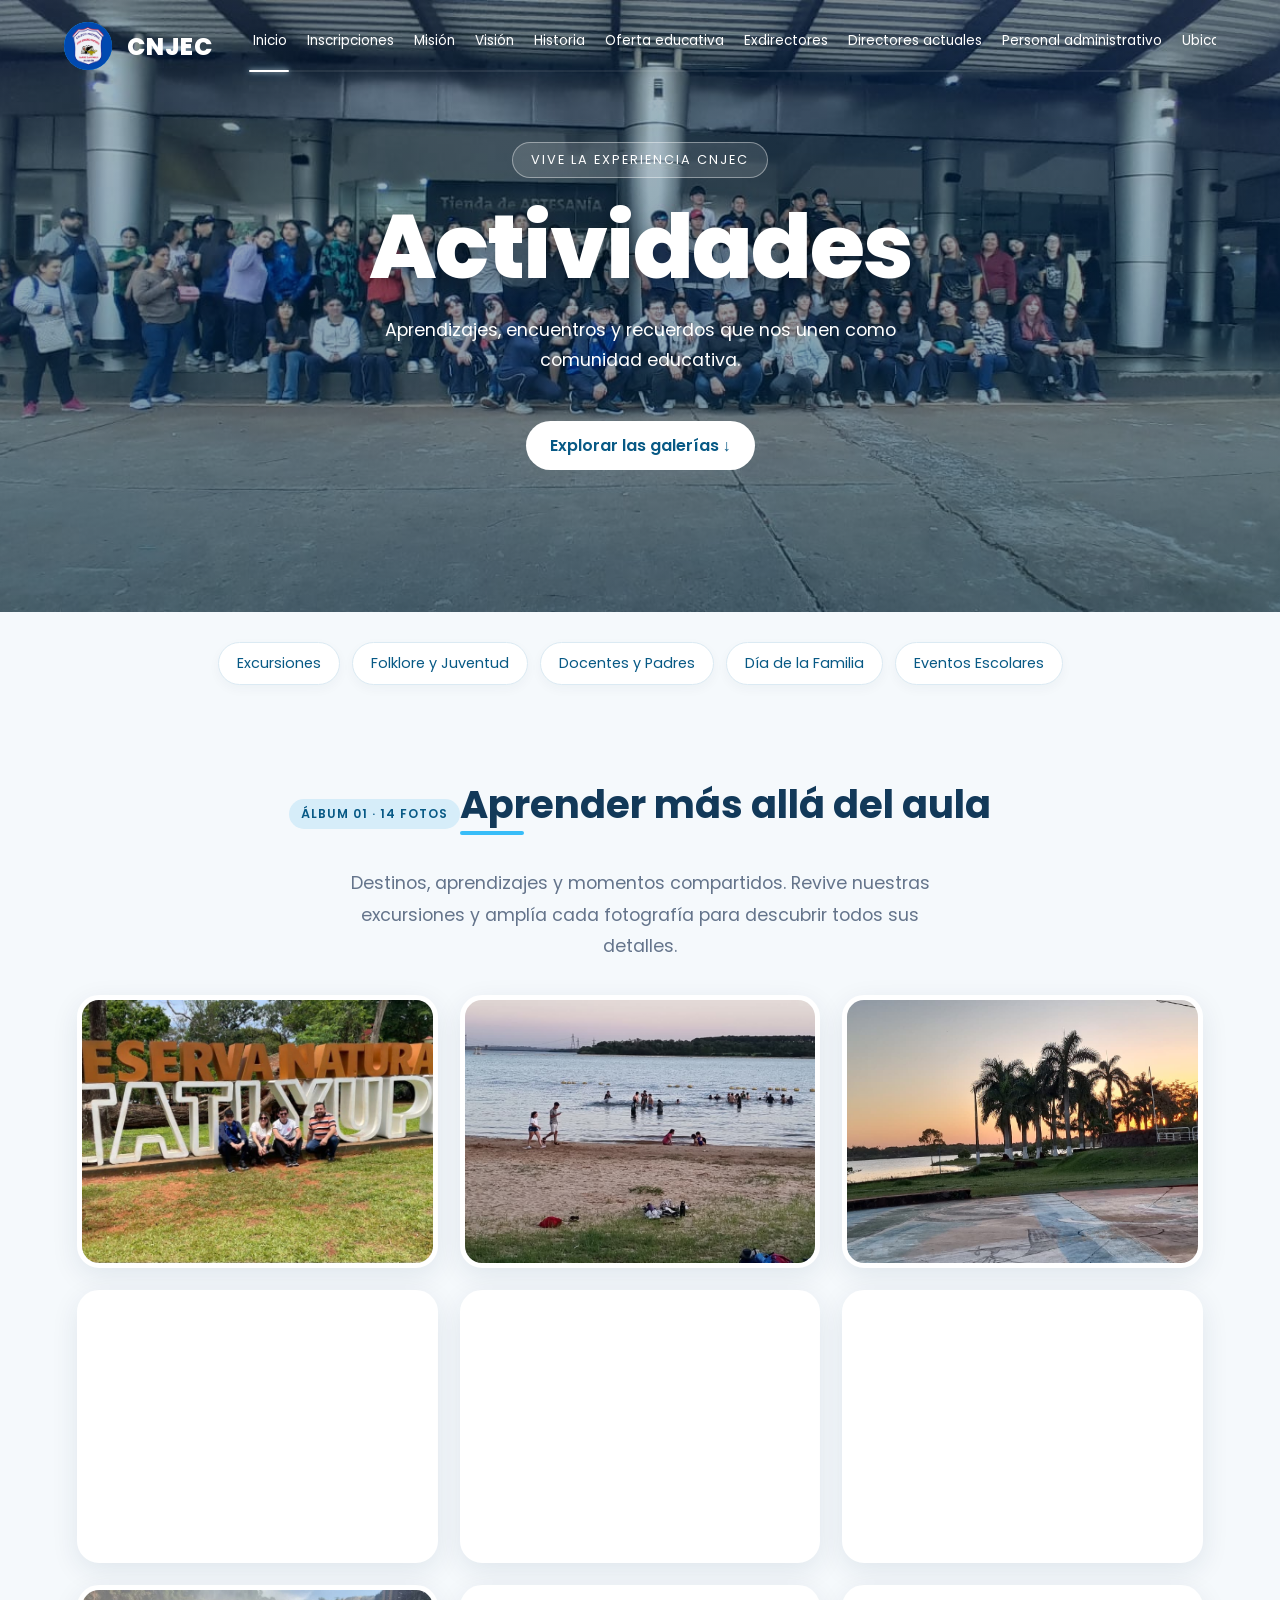
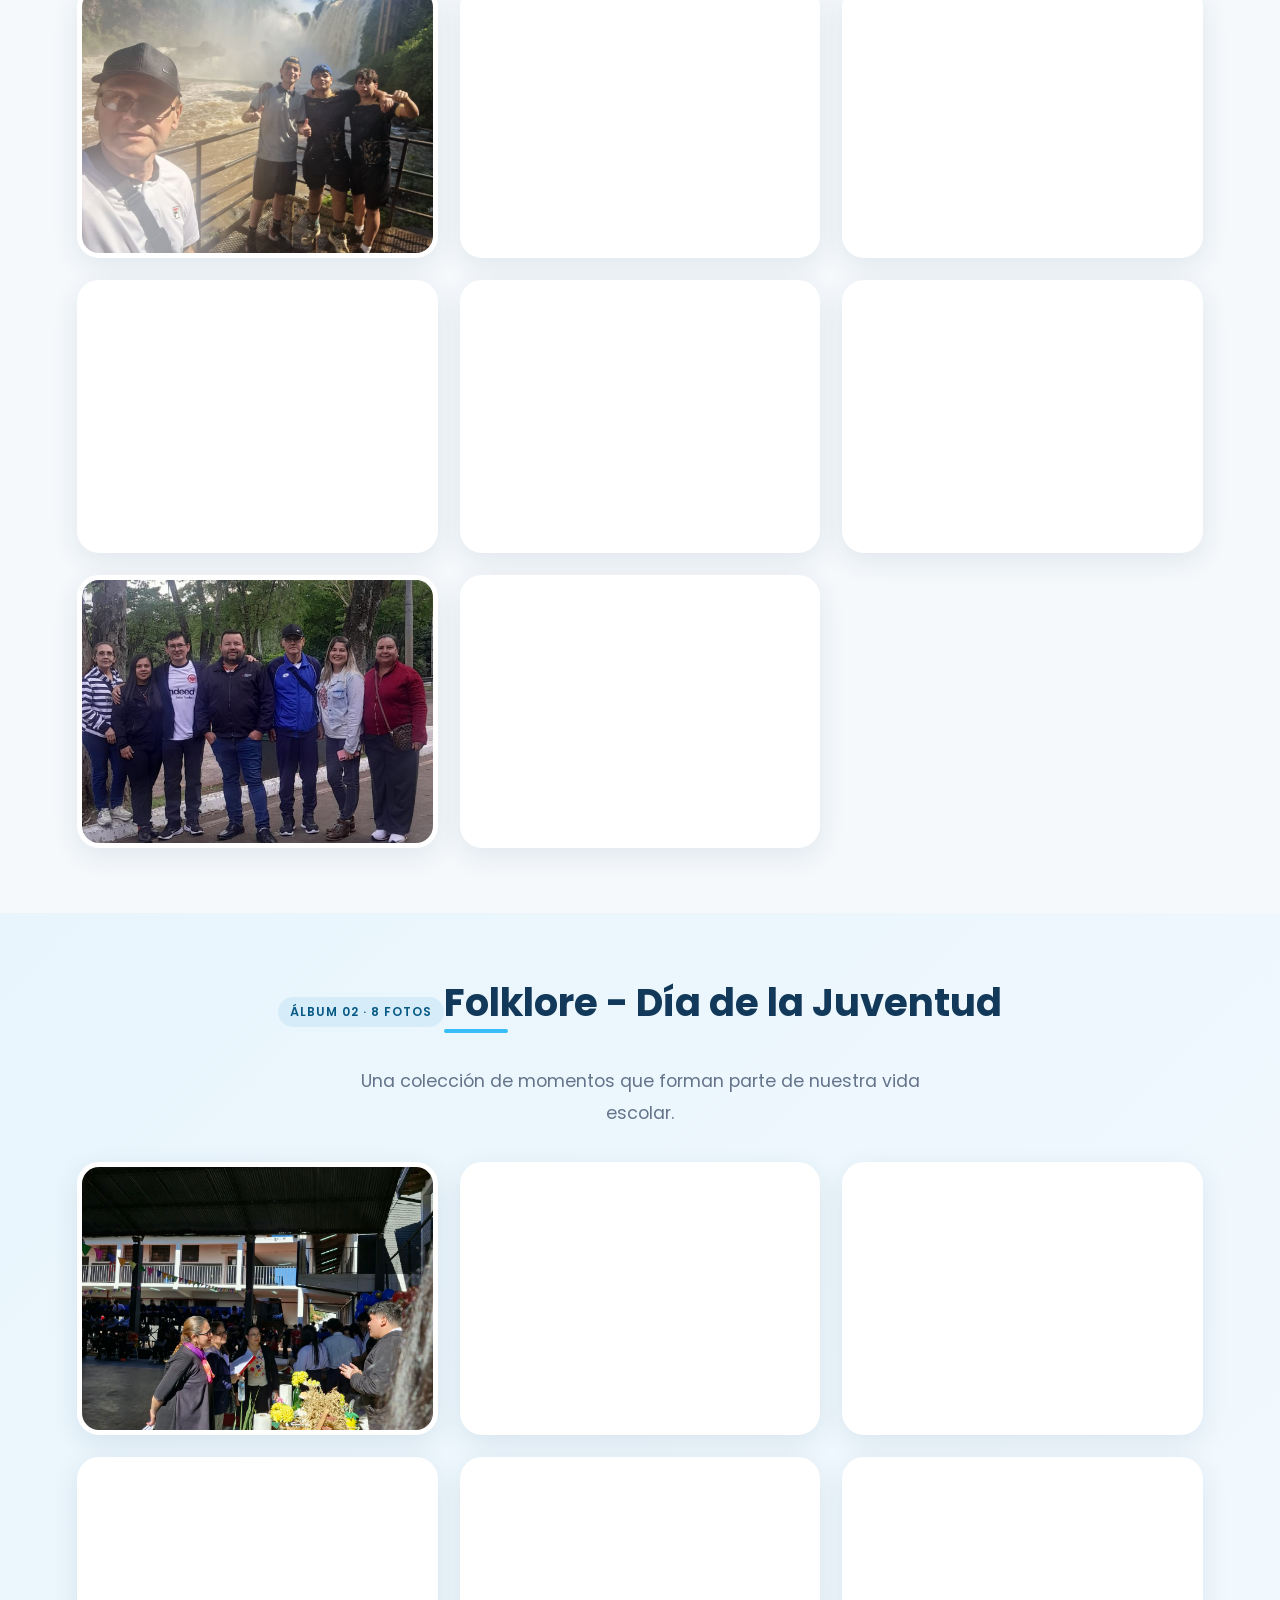
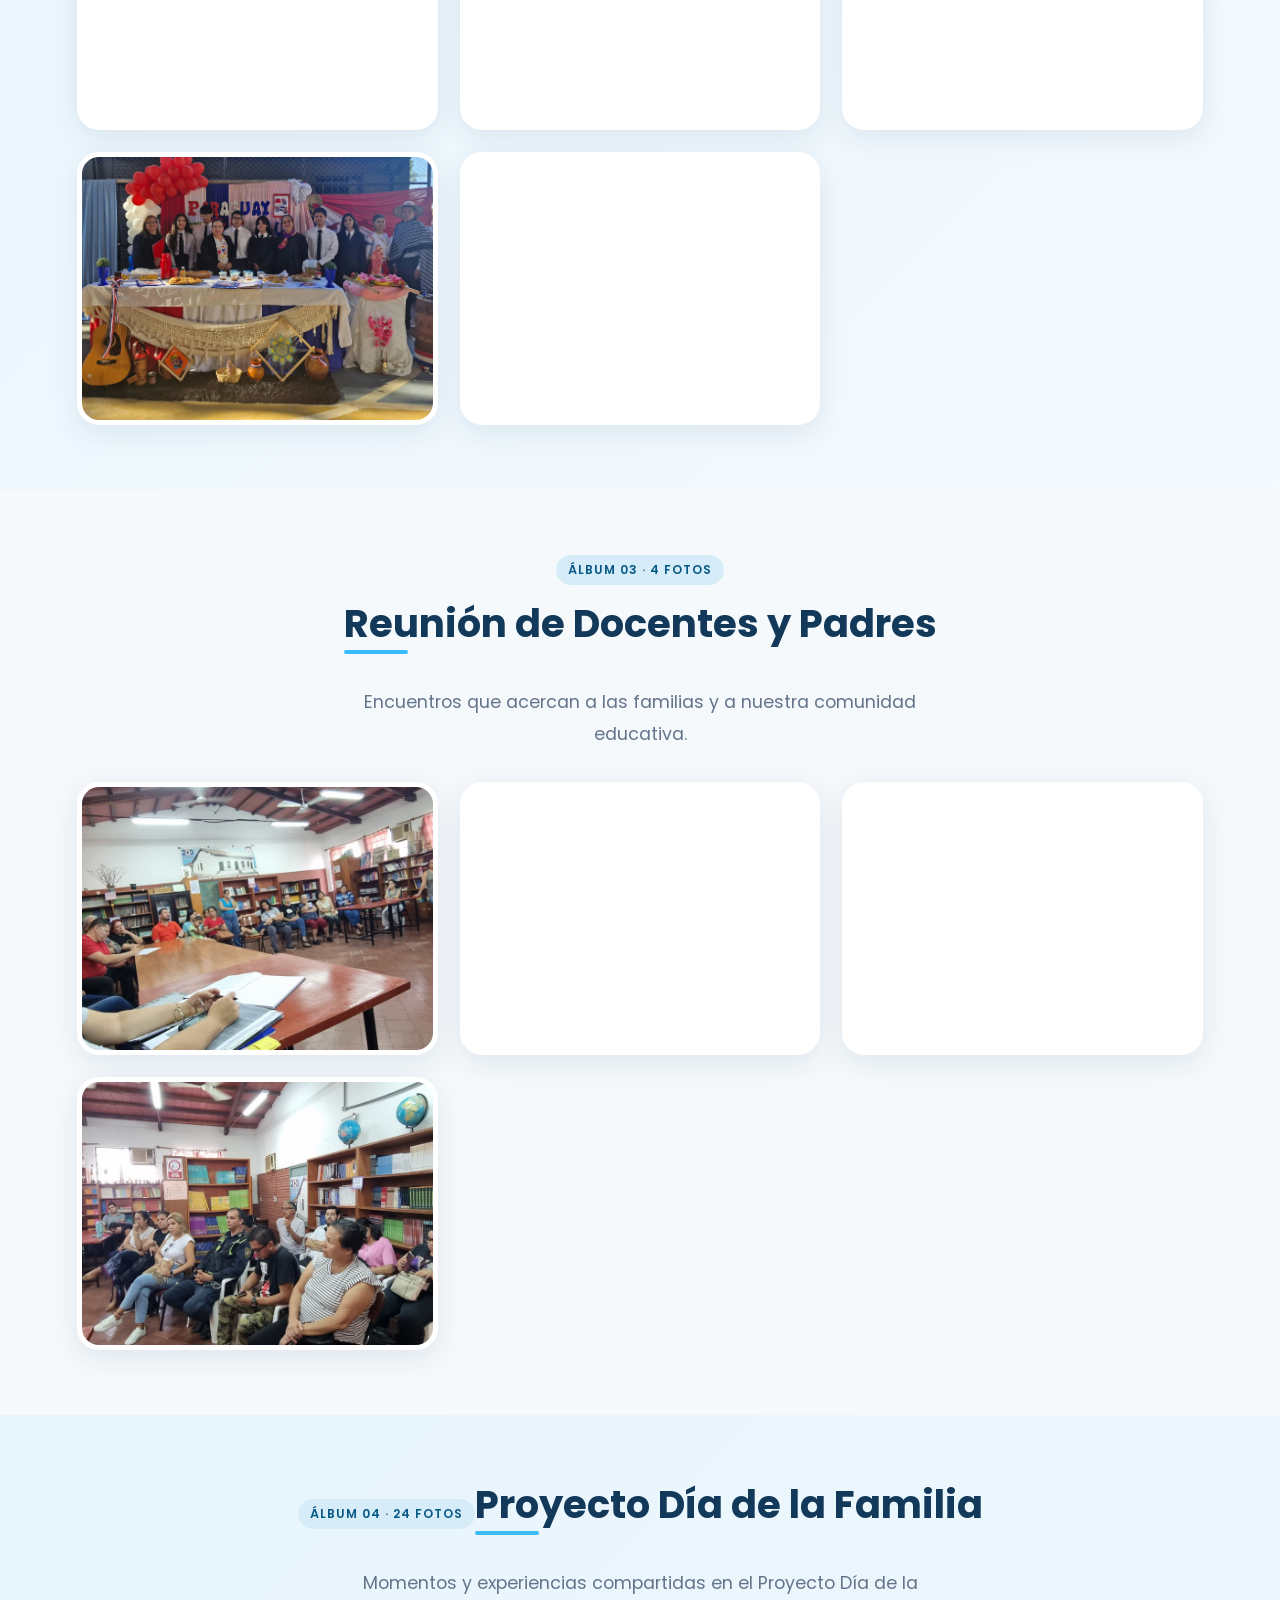
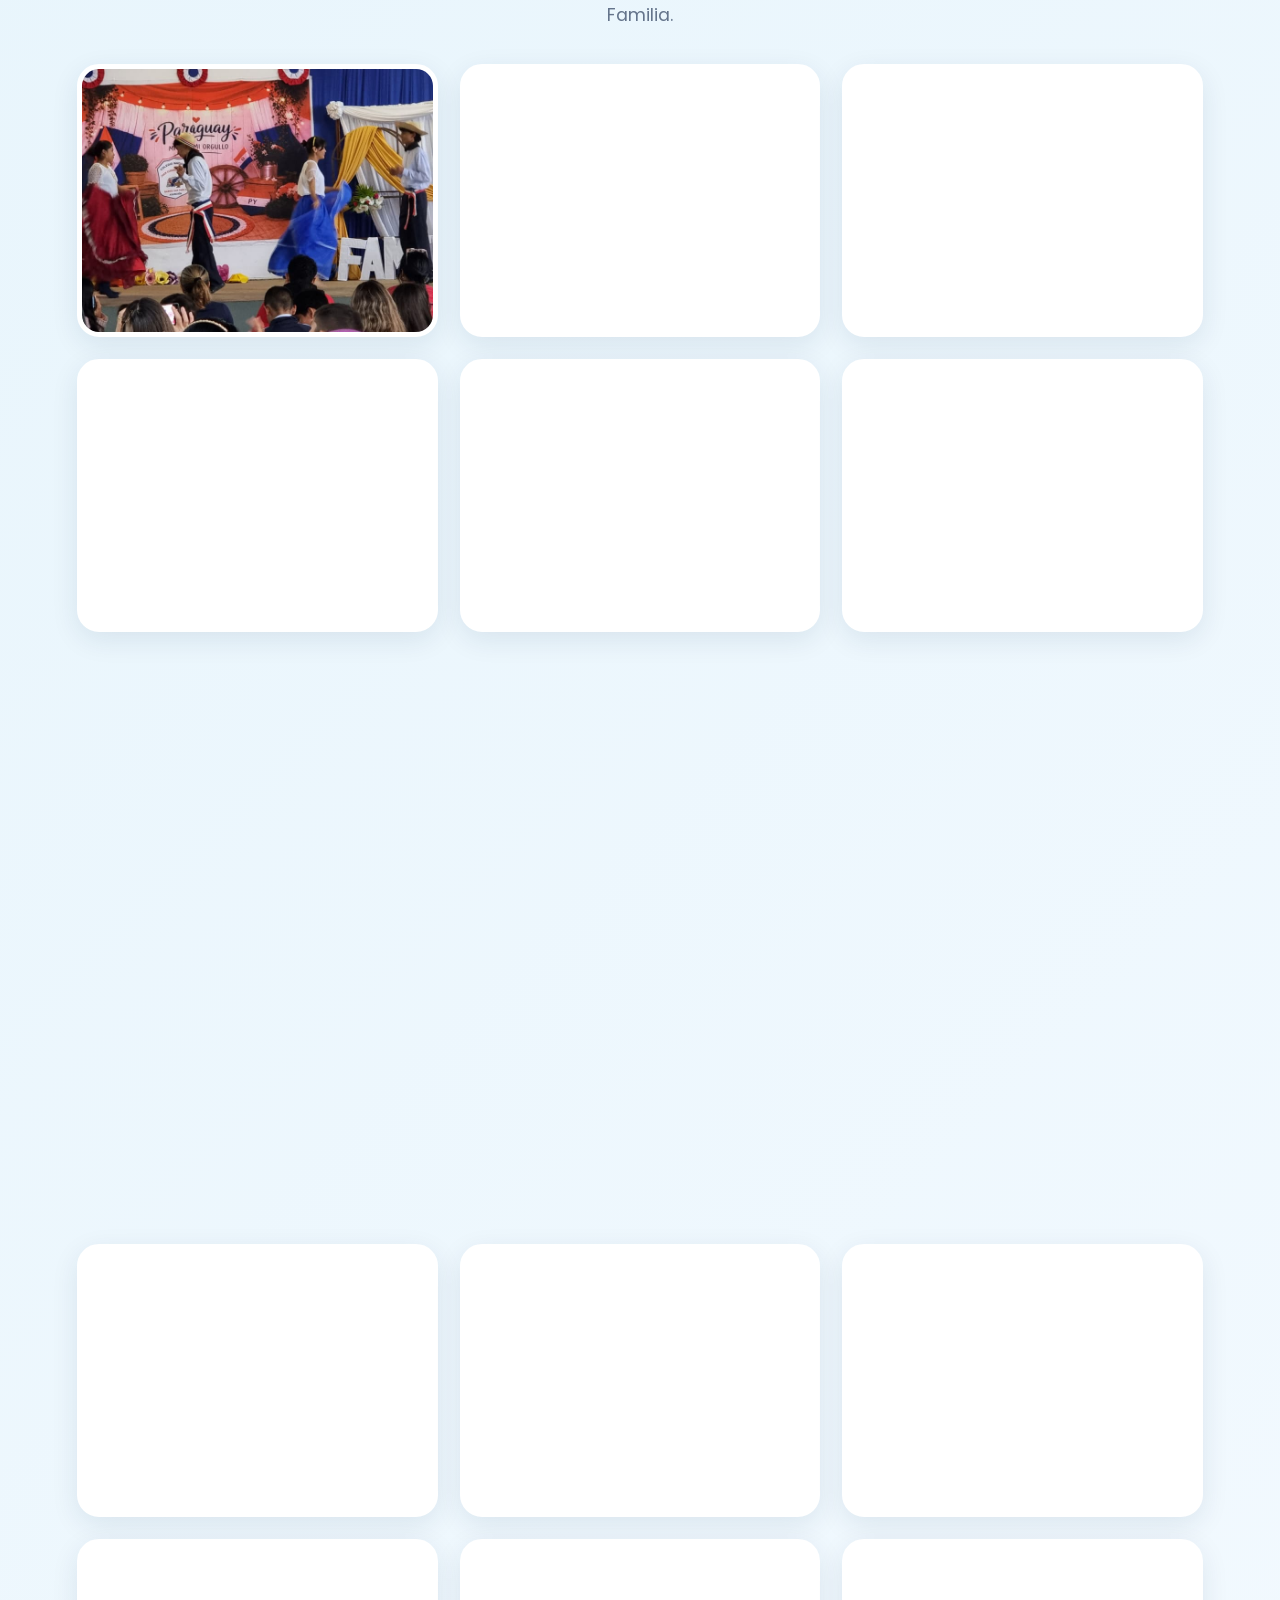
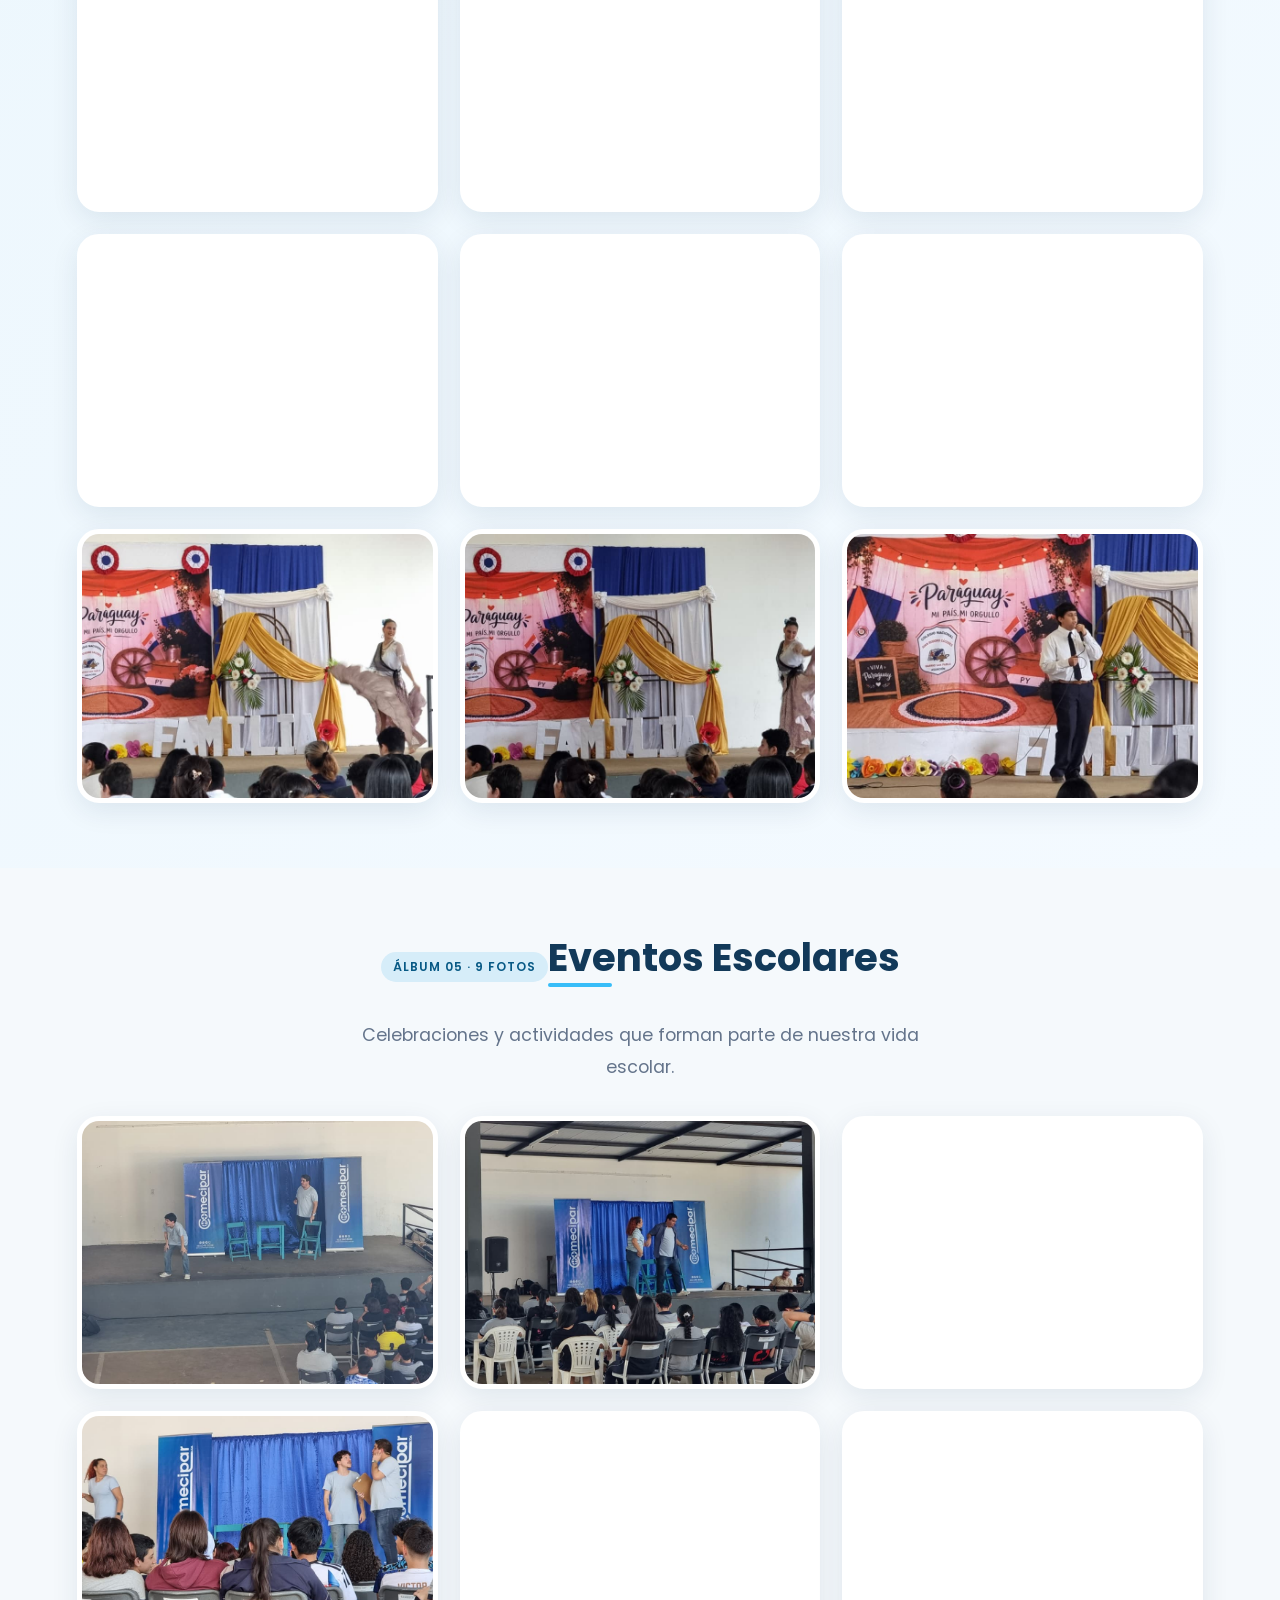
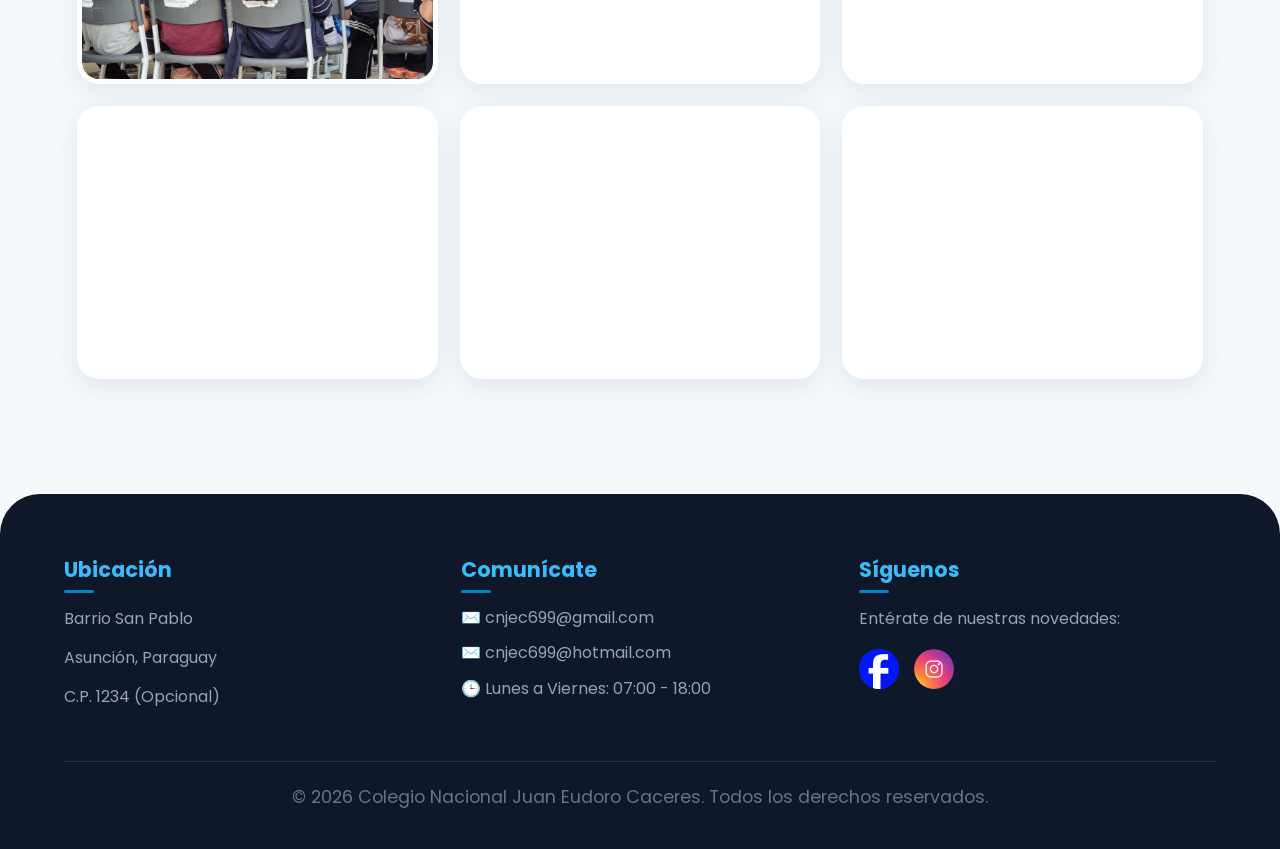
<file: Actividades.html>
<!DOCTYPE html>
<html lang="es">
<head>
    <meta charset="UTF-8">
    <meta name="viewport" content="width=device-width, initial-scale=1.0">
    <title>Actividades - CNJEC</title>
    <link href="https://fonts.googleapis.com/css2?family=Poppins:wght@300;400;600;800&display=swap" rel="stylesheet">
    <style>
        /* Variables de color */
        :root {
            --azul-claro: #e0f2fe;
            --azul-medio: #38bdf8;
            --azul-fuerte: #0284c7;
            --azul-muy-oscuro: #0f172a;
            --blanco: #ffffff;
            --texto-oscuro: #1e293b;
            --texto-claro: #64748b;
        }

        /* Reseteo básico */
        * {
            margin: 0;
            padding: 0;
            box-sizing: border-box;
            font-family: 'Poppins', sans-serif;
            scroll-behavior: smooth;
        }

        body {
            background-color: var(--blanco);
            color: var(--texto-oscuro);
            overflow-x: hidden;
        }

        /* Barra de navegación */
        header {
            position: fixed;
            top: 0;
            width: 100%;
            background: transparent;
            transition: background 0.25s ease, box-shadow 0.25s ease;
            box-shadow: none;
            z-index: 1000;
            display: flex;
            justify-content: space-between;
            align-items: center;
            padding: 15px 5%;
        }

        .logo-container {
            display: flex;
            align-items: center;
            gap: 15px;
        }

        .logo-img-wrap {
            width: 48px;
            height: 48px;
            border-radius: 50%;
            display: flex;
            align-items: center;
            justify-content: center;
            background: linear-gradient(135deg, var(--azul-medio), var(--azul-fuerte));
            position: relative;
            overflow: hidden;
            flex: 0 0 auto;
        }

        .logo-img-wrap::before {
            content: '';
            position: absolute;
            inset: -12px;
            background: radial-gradient(circle at center, rgba(224, 242, 254, 0.9) 0%, rgba(56, 189, 248, 0.3) 40%, rgba(56, 189, 248, 0) 70%);
            filter: blur(6px);
            z-index: 0;
            pointer-events: none;
        }

        .logo-img {
            width: 100%;
            height: 100%;
            display: block;
            position: relative;
            z-index: 2;
            filter: drop-shadow(0 0 8px rgba(2, 132, 199, 0.35));
        }

        .logo-fallback {
            display: none;
            width: 100%;
            height: 100%;
            align-items: center;
            justify-content: center;
            text-align: center;
            color: #ffffff;
            font-weight: 800;
            font-size: 14px;
            letter-spacing: 0.5px;
            position: relative;
            z-index: 2;
            padding: 0 4px;
        }

        .logo-container h1 {
            color: var(--blanco);
            font-size: 1.5rem;
            font-weight: 800;
            letter-spacing: 1px;
        }

        header.scrolled {
            background: rgba(3, 49, 77, 0.94);
            box-shadow: 0 2px 12px rgba(0, 0, 0, 0.12);
        }

        nav {
            display: flex;
            align-items: center;
            justify-content: flex-end;
            gap: clamp(16px, 3vw, 40px);
        }

        nav a {
            color: var(--blanco);
            text-decoration: none;
            font-size: 0.95rem;
            font-weight: 400;
            padding: 8px 0;
            border-bottom: 2px solid transparent;
        }

        nav a:hover, nav a:focus-visible, nav a[aria-current="location"], nav a[aria-current="page"] {
            border-bottom-color: var(--blanco);
        }

        section, footer { scroll-margin-top: 125px; }

        @media (max-width: 640px) {
            header { flex-wrap: wrap; gap: 8px; padding: 12px 5%; }
            .logo-img-wrap { width: 36px; height: 36px; }
            .logo-container h1 { font-size: 1.2rem; }
            nav { width: 100%; display: grid; grid-template-columns: repeat(3, 1fr); gap: 4px 12px; text-align: center; }
            nav a { font-size: 0.75rem; }
        }
        /* Sección Hero */
        .hero {
            height: 100vh;
            display: flex;
            align-items: center;
            padding: 0 5%;
            background: radial-gradient(circle at top right, var(--azul-claro), var(--blanco));
            position: relative;
            overflow: hidden;
        }

        .hero::before {
            content: '';
            position: absolute;
            inset: 0;
            background: linear-gradient(rgba(2, 132, 199, 0.48), rgba(2, 132, 199, 0.15)), url('infraestructura.jpg') center / cover no-repeat;
            z-index: 0;
            pointer-events: none;


        }

        .hero-title-wrap {
            position: relative;
            width: 100%;
            display: flex;
            justify-content: center;
            z-index: 1;
        }

        .hero-watermark {
            position: absolute;
            left: 50%;
            bottom: -30px;
            transform: translateX(-50%);
            width: 260px;
            max-width: 60vw;
            opacity: 0.12;
            z-index: 0;
            pointer-events: none;
            color: var(--azul-fuerte);
            -webkit-mask-image: radial-gradient(closest-side, rgba(0,0,0,0.95) 0%, rgba(0,0,0,0.55) 45%, rgba(0,0,0,0) 74%);
            mask-image: radial-gradient(closest-side, rgba(0,0,0,0.95) 0%, rgba(0,0,0,0.55) 45%, rgba(0,0,0,0) 74%);
        }

        .hero-watermark-img {
            width: 100%;
            height: auto;
            display: block;
            object-fit: contain;
        }

        .hero-watermark-fallback {
            display: none;
            width: 100%;
            text-align: center;
            font-weight: 800;
            letter-spacing: 6px;
            font-size: 86px;
            line-height: 1;
        }

        .hero-title {
            position: relative;
            z-index: 1;
            font-size: 4.5rem;
            font-weight: 800;
            line-height: 1.1;
            color: var(--azul-fuerte);
            max-width: 800px;
            background: -webkit-linear-gradient(45deg, var(--azul-fuerte), var(--azul-medio));
            -webkit-background-clip: text;
            background-clip: text;
            -webkit-text-fill-color: transparent;
            color: transparent;
            text-align: center;
        }

        /* Secciones Generales */
        section {
            padding: 100px 5%;
        }

        h3 {
            font-size: 2.5rem;
            color: var(--azul-fuerte);
            margin-bottom: 20px;
            position: relative;
            display: inline-block;
        }

        h3::after {
            content: '';
            position: absolute;
            left: 0;
            bottom: -5px;
            width: 50%;
            height: 4px;
            background-color: var(--azul-medio);
            border-radius: 2px;
        }

        p {
            font-size: 1.1rem;
            line-height: 1.8;
            color: var(--texto-claro);
            margin-bottom: 15px;
        }

        /* Misión y Visión */
        .grid-2 {
            display: grid;
            grid-template-columns: 1fr 1fr;
            gap: 40px;
        }

        .card {
            background: var(--blanco);
            padding: 40px;
            border-radius: 20px;
            box-shadow: 0 10px 30px rgba(2, 132, 199, 0.08);
            border: 1px solid rgba(224, 242, 254, 0.65);
            transition: transform 0.3s ease;
            position: relative;
            overflow: hidden;
        }

        .card::before {
            content: '';
            position: absolute;
            inset: -3px;
            background: linear-gradient(135deg, rgba(56, 189, 248, 0) 0%, rgba(56, 189, 248, 0.45) 40%, rgba(224, 242, 254, 0) 100%);
            filter: blur(10px);
            opacity: 0.35;
            z-index: 0;
            pointer-events: none;
        }

        .card > * {
            position: relative;
            z-index: 1;
        }

        .card:hover {
            transform: translateY(-10px);
        }

        /* Historia */
        .historia-bg {
            background-color: var(--azul-claro);
            border-radius: 30px;
            padding: 60px;
            margin: 50px 5%;
            position: relative;
            overflow: hidden;
        }

        .historia-bg::before {
            content: '';
            position: absolute;
            inset: -10px;
            background: radial-gradient(circle at top left, rgba(56, 189, 248, 0.35) 0%, rgba(56, 189, 248, 0) 55%);
            filter: blur(12px);
            opacity: 0.45;
            z-index: 0;
            pointer-events: none;
        }

        .historia-bg > * {
            position: relative;
            z-index: 1;
        }

        .historia-layout {
            display: grid;
            grid-template-columns: minmax(180px, 260px) minmax(0, 1fr);
            gap: clamp(28px, 5vw, 64px);
            align-items: start;
            margin-top: 28px;
        }

        .historia-retrato {
            position: relative;
            aspect-ratio: 248 / 360;
            overflow: hidden;
            border-radius: 18px;
            box-shadow: 0 16px 36px rgba(15, 23, 42, 0.16);
        }

        .historia-retrato img {
            position: absolute;
            width: 458.065%;
            max-width: none;
            height: auto;
            left: -24.194%;
            top: -16.667%;
        }

        .historia-foto figcaption {
            margin-top: 16px;
            text-align: center;
            color: var(--texto-claro);
            font-size: 0.9rem;
        }

        .historia-texto h4 {
            color: var(--azul-muy-oscuro);
            font-size: clamp(1.5rem, 3vw, 2rem);
            margin-bottom: 6px;
        }

        .historia-fechas {
            color: var(--azul-fuerte);
            font-weight: 600;
            margin-bottom: 24px;
        }

        .historia-texto p:not(.historia-fechas) {
            line-height: 1.85;
            margin-bottom: 16px;
        }

        @media (max-width: 768px) {
            .historia-layout { grid-template-columns: 1fr; }
            .historia-foto { width: min(100%, 240px); margin: 0 auto; }
        }

        .hitos {
            margin-top: 20px;
            padding-left: 20px;
            border-left: 3px solid var(--azul-medio);
        }

        /* Carrusel hero — Explora nuestros Énfasis */
        .enfasis-wrap {
            margin: 10px 5% 60px;
        }

        .enfasis-wrap > h2 {
            color: var(--azul-fuerte);
            font-size: 2rem;
            margin-bottom: 22px;
            font-weight: 800;
        }

        .hero-carousel {
            position: relative;
            width: 100%;
            max-width: 1200px;
            margin: 0 auto;
            min-height: min(420px, 70vh);
            border-radius: 16px;
            overflow: hidden;
            box-shadow: 0 20px 50px rgba(15, 23, 42, 0.18);
            background: #0f172a;
        }

        .hero-carousel__slide {
            position: absolute;
            inset: 0;
            opacity: 0;
            visibility: hidden;
            transition: opacity 0.55s ease, visibility 0.55s ease;
            display: flex;
            align-items: stretch;
        }

        .hero-carousel__slide.is-active {
            opacity: 1;
            visibility: visible;
            z-index: 1;
        }

        .hero-carousel__bg {
            position: absolute;
            inset: 0;
            background-size: cover;
            background-position: center;
            z-index: 0;
            overflow: hidden;
        }

        .hero-carousel__slide:nth-child(1) .hero-carousel__bg {
            background: linear-gradient(115deg, #0f172a 0%, #1e3a5f 45%, #0c4a6e 100%);
        }

        .hero-carousel__slide:nth-child(2) .hero-carousel__bg {
            background: linear-gradient(115deg, #0f172a 0%, #164e63 42%, #155e75 100%);
        }

        /* Logos de marca desvanecidos (detrás de la viñeta) */
        .hero-carousel__slide:nth-child(1) .hero-carousel__bg::before {
            content: '';
            position: absolute;
            inset: 0;
            background: url('images/logo-bti.png') no-repeat center center;
            background-size: cover;
            opacity: 0.22;
            pointer-events: none;
        }

        .hero-carousel__slide:nth-child(2) .hero-carousel__bg::before {
            content: '';
            position: absolute;
            inset: 0;
            background: url('images/logo-cs.png') no-repeat center center;
            background-size: cover;
            opacity: 0.22;
            pointer-events: none;
        }

        .hero-carousel__bg::after {
            content: '';
            position: absolute;
            inset: 0;
            z-index: 1;
            background: linear-gradient(90deg, rgba(15, 23, 42, 0.92) 0%, rgba(15, 23, 42, 0.55) 48%, rgba(15, 23, 42, 0.15) 100%);
        }

        .hero-carousel__inner {
            position: relative;
            z-index: 2;
            display: flex;
            flex-direction: column;
            justify-content: center;
            align-items: flex-start;
            width: 100%;
            max-width: 42%;
            padding: 48px 40px 56px 48px;
            color: #f8fafc;
        }

        .hero-carousel__logo-area {
            font-size: 1.75rem;
            font-weight: 800;
            letter-spacing: 0.02em;
            color: #fff;
            margin-bottom: 10px;
            line-height: 1.2;
        }

        .hero-carousel__meta {
            font-size: 0.85rem;
            color: rgba(248, 250, 252, 0.75);
            margin-bottom: 16px;
            line-height: 1.5;
        }

        .hero-carousel__desc {
            font-size: 0.95rem;
            line-height: 1.65;
            color: rgba(241, 245, 249, 0.88);
            margin-bottom: 24px;
            display: -webkit-box;
            -webkit-line-clamp: 4;
            line-clamp: 4;
            -webkit-box-orient: vertical;
            overflow: hidden;
        }

        .hero-carousel__actions {
            display: flex;
            flex-wrap: wrap;
            align-items: center;
            gap: 12px;
        }

        .hero-carousel__btn-primary {
            display: inline-flex;
            align-items: center;
            gap: 10px;
            padding: 14px 22px;
            border: none;
            border-radius: 4px;
            font-size: 0.8rem;
            font-weight: 700;
            letter-spacing: 0.06em;
            text-transform: uppercase;
            cursor: pointer;
            background: var(--azul-medio);
            color: #fff;
            text-decoration: none;
            transition: background 0.2s, transform 0.15s;
        }

        .hero-carousel__btn-primary:hover {
            background: var(--azul-fuerte);
        }

        .hero-carousel__btn-primary:active {
            transform: scale(0.98);
        }

        .hero-carousel__btn-primary svg {
            width: 18px;
            height: 18px;
            flex-shrink: 0;
        }

        .hero-carousel__arrow {
            position: absolute;
            top: 50%;
            transform: translateY(-50%);
            z-index: 3;
            width: 44px;
            height: 44px;
            border: none;
            border-radius: 4px;
            background: rgba(255, 255, 255, 0.12);
            color: rgba(255, 255, 255, 0.9);
            cursor: pointer;
            display: flex;
            align-items: center;
            justify-content: center;
            font-size: 1.5rem;
            line-height: 1;
            transition: background 0.2s;
        }

        .hero-carousel__arrow:hover {
            background: rgba(255, 255, 255, 0.22);
        }

        .hero-carousel__arrow--prev { left: 12px; }
        .hero-carousel__arrow--next { right: 12px; }

        .hero-carousel__dots {
            position: absolute;
            left: 48px;
            bottom: 20px;
            z-index: 3;
            display: flex;
            gap: 8px;
            align-items: center;
        }

        .hero-carousel__dot {
            width: 28px;
            height: 4px;
            border-radius: 2px;
            border: none;
            padding: 0;
            background: rgba(255, 255, 255, 0.35);
            cursor: pointer;
            transition: background 0.25s;
        }

        .hero-carousel__dot.is-active {
            background: var(--azul-medio);
            box-shadow: 0 0 12px rgba(56, 189, 248, 0.45);
        }

        .hero-carousel__dot:hover:not(.is-active) {
            background: rgba(255, 255, 255, 0.55);
        }

        /* Carrusel Ex-Directores */
        .ex-directores-wrap {
            margin: 0 5% 70px;
        }

        .ex-directores-wrap > h2 {
            color: var(--azul-fuerte);
            font-size: 2rem;
            margin-bottom: 22px;
            font-weight: 800;
        }

        .ex-directores-carousel {
            position: relative;
            width: 100%;
            max-width: 1200px;
            margin: 0 auto;
            border-radius: 24px;
            overflow: hidden;
            background: linear-gradient(145deg, #f8fafc 0%, #e0f2fe 42%, #f1f5f9 100%);
            border: 1px solid rgba(56, 189, 248, 0.22);
            box-shadow:
                0 4px 6px -1px rgba(2, 132, 199, 0.06),
                0 24px 48px -12px rgba(15, 23, 42, 0.12),
                inset 0 1px 0 rgba(255, 255, 255, 0.85);
        }

        .ex-directores-carousel__slide {
            position: absolute;
            inset: 0;
            opacity: 0;
            visibility: hidden;
            transition: opacity 0.55s ease, visibility 0.55s ease;
            display: flex;
            align-items: center;
            justify-content: center;
            padding: 24px 72px 56px;
        }

        .ex-directores-carousel__slide.is-active {
            position: relative;
            inset: auto;
            opacity: 1;
            visibility: visible;
            z-index: 1;
        }

        .ex-directores-carousel__img {
            display: block;
            width: 100%;
            height: auto;
            border-radius: 12px;
        }

        .ex-directores-carousel__placeholder {
            width: 100%;
            min-height: min(240px, 40vh);
            border-radius: 12px;
            border: 2px dashed rgba(56, 189, 248, 0.35);
            background: rgba(255, 255, 255, 0.45);
        }

        .ex-directores-carousel__arrow {
            position: absolute;
            top: 50%;
            transform: translateY(-50%);
            z-index: 3;
            width: 46px;
            height: 46px;
            border: 1px solid rgba(56, 189, 248, 0.35);
            border-radius: 50%;
            background: rgba(255, 255, 255, 0.65);
            backdrop-filter: blur(10px);
            -webkit-backdrop-filter: blur(10px);
            color: var(--azul-fuerte);
            cursor: pointer;
            display: flex;
            align-items: center;
            justify-content: center;
            font-size: 1.35rem;
            line-height: 1;
            box-shadow: 0 8px 20px rgba(2, 132, 199, 0.12);
            transition: background 0.2s, color 0.2s, border-color 0.2s, transform 0.15s;
        }

        .ex-directores-carousel__arrow:hover {
            background: rgba(224, 242, 254, 0.95);
            border-color: var(--azul-medio);
            color: var(--azul-fuerte);
        }

        .ex-directores-carousel__arrow:active {
            transform: translateY(-50%) scale(0.96);
        }

        .ex-directores-carousel__arrow--prev { left: 16px; }
        .ex-directores-carousel__arrow--next { right: 16px; }

        .ex-directores-carousel__dots {
            position: absolute;
            left: 50%;
            bottom: 18px;
            transform: translateX(-50%);
            z-index: 3;
            display: flex;
            gap: 10px;
            align-items: center;
            padding: 8px 14px;
            border-radius: 999px;
            background: rgba(255, 255, 255, 0.55);
            backdrop-filter: blur(8px);
            -webkit-backdrop-filter: blur(8px);
            border: 1px solid rgba(56, 189, 248, 0.2);
        }

        .ex-directores-carousel__dot {
            width: 8px;
            height: 8px;
            border-radius: 50%;
            border: none;
            padding: 0;
            background: rgba(100, 116, 139, 0.35);
            cursor: pointer;
            transition: background 0.25s, transform 0.25s, width 0.25s;
        }

        .ex-directores-carousel__dot.is-active {
            width: 26px;
            border-radius: 999px;
            background: var(--azul-medio);
            box-shadow: 0 0 14px rgba(56, 189, 248, 0.5);
        }

        .ex-directores-carousel__dot:hover:not(.is-active) {
            background: rgba(2, 132, 199, 0.45);
        }

        /* Directora */
        .directora-container {
            display: flex;
            flex-direction: column;
            align-items: center;
            text-align: center;
            margin-bottom: 50px;
        }

        .directora-img {
            width: 200px;
            height: 200px;
            background-color: var(--azul-medio);
            border-radius: 50%;
            margin-bottom: 20px;
            object-fit: cover;
            border: none;
            box-shadow: 0 15px 25px rgba(0,0,0,0.1);
            display: flex;
            align-items: center;
            justify-content: center;
            color: white;
            position: relative;
            overflow: visible;
        }

        .directora-img::before {
            content: '';
            position: absolute;
            inset: -18px;
            border-radius: 50%;
            background: radial-gradient(circle at center, rgba(224, 242, 254, 0.9) 0%, rgba(56, 189, 248, 0.3) 45%, rgba(56, 189, 248, 0) 72%);
            filter: blur(10px);
            z-index: 0;
            pointer-events: none;
        }

        .directora-img > * {
            position: relative;
            z-index: 1;
        }

        .directora-container h4 {
            font-size: 2rem;
            color: var(--azul-fuerte);
        }

        .directora-container span {
            font-size: 1.2rem;
            color: var(--texto-claro);
            text-transform: uppercase;
            letter-spacing: 2px;
        }

        /* --- NUEVO: FOOTER / CONTACTOS --- */
        footer {
            background-color: var(--azul-muy-oscuro);
            color: var(--blanco);
            padding: 60px 5% 20px;
            margin-top: 50px;
            border-top-left-radius: 40px;
            border-top-right-radius: 40px;
        }

        .footer-grid {
            display: grid;
            grid-template-columns: repeat(auto-fit, minmax(250px, 1fr));
            gap: 40px;
            margin-bottom: 40px;
        }

        .footer-col h4 {
            color: var(--azul-medio);
            font-size: 1.3rem;
            margin-bottom: 20px;
            position: relative;
        }

        .footer-col h4::after {
            content: '';
            position: absolute;
            left: 0;
            bottom: -8px;
            width: 30px;
            height: 3px;
            background-color: var(--azul-fuerte);
            border-radius: 2px;
        }

        .footer-col p, .footer-col a {
            color: #94a3b8;
            font-size: 1rem;
            margin-bottom: 10px;
            display: block;
            text-decoration: none;
            transition: color 0.3s;
        }

        .footer-col a:hover {
            color: var(--blanco);
        }

        .redes-sociales {
            display: flex;
            gap: 15px;
            margin-top: 15px;
        }

        .redes-sociales a {
            width: 40px;
            height: 40px;
            background-color: rgba(255,255,255,0.1);
            border-radius: 50%;
            display: flex;
            align-items: center;
            justify-content: center;
            font-size: 0.9rem;
            transition: all 0.3s;
        }

        .redes-sociales a:hover {
            background-color: var(--azul-medio);
            color: var(--blanco);
            transform: translateY(-3px);
        }

        .copyright {
            text-align: center;
            padding-top: 20px;
            border-top: 1px solid rgba(255,255,255,0.1);
            color: #64748b;
            font-size: 0.9rem;
        }

        /* Animaciones */
        .reveal {
            opacity: 0;
            transform: translateY(50px);
            transition: all 0.8s cubic-bezier(0.5, 0, 0, 1);
        }

        .reveal.active {
            opacity: 1;
            transform: translateY(0);
        }

        /* Responsividad */
        @media (max-width: 768px) {
            .hero h2 { font-size: 3rem; }
            .grid-2 { grid-template-columns: 1fr; }
            .historia-bg { padding: 30px; }
            .enfasis-wrap > h2 { font-size: 1.6rem; }
            .hero-carousel__inner {
                max-width: 100%;
                padding: 36px 24px 52px 24px;
            }
            .hero-carousel__slide:nth-child(1) .hero-carousel__bg::before,
            .hero-carousel__slide:nth-child(2) .hero-carousel__bg::before {
                background-size: cover;
                background-position: center center;
                opacity: 0.16;
            }
            .hero-carousel__dots { left: 24px; }
            .hero-carousel__arrow { width: 38px; height: 38px; }
            .hero-carousel__arrow--prev { left: 8px; }
            .hero-carousel__arrow--next { right: 8px; }
            .ex-directores-wrap > h2 { font-size: 1.6rem; }
            .ex-directores-carousel__slide { padding: 20px 56px 48px; }
            .ex-directores-carousel__arrow { width: 40px; height: 40px; font-size: 1.2rem; }
            .ex-directores-carousel__arrow--prev { left: 10px; }
            .ex-directores-carousel__arrow--next { right: 10px; }
            footer { border-radius: 0; }
        }

        .hero { height: 68vh; min-height: 440px; max-height: 720px; }
        .hero::before { background: linear-gradient(rgba(3,49,77,.32), rgba(3,49,77,.55)), url('images/Excursiones/Excursion.jpeg') center / cover no-repeat; }
        .hero-title { color: white; background: none; -webkit-text-fill-color: white; text-shadow: 0 4px 24px rgba(0,0,0,.35); }
        .hero-watermark { display: none; }
        .excursion-intro { max-width: 760px; margin: 0 auto 40px; text-align: center; }
        .excursion-intro p { color: var(--texto-claro); line-height: 1.8; }
        .excursion-gallery { display: grid; grid-template-columns: repeat(3,minmax(0,1fr)); gap: 24px; max-width: 1200px; margin: auto; }
        .excursion-photo { border: 0; background: white; border-radius: 18px; overflow: hidden; cursor: zoom-in; text-align: left; box-shadow: 0 8px 28px rgba(15,23,42,.09); transition: transform .2s, box-shadow .2s; }
        .excursion-photo:hover { transform: translateY(-5px); box-shadow: 0 16px 32px rgba(15,23,42,.16); }
        .excursion-photo:focus-visible { outline: 3px solid var(--azul-fuerte); outline-offset: 5px; }
        .excursion-photo img { display: block; width: 100%; aspect-ratio: 4 / 3; object-fit: cover; }
        .excursion-album { background: var(--azul-claro); }
        .photo-viewer { margin: auto; width: min(1100px,94vw); max-height: 94vh; padding: 20px; border: 0; border-radius: 20px; background: #0f172a; color: white; }
        .photo-viewer::backdrop { background: rgba(3,12,24,.85); }
        .viewer-controls { display: flex; gap: 12px; justify-content: space-between; align-items: center; margin-bottom: 14px; }
        .viewer-controls button { color: white; background: #334155; border: 0; border-radius: 10px; padding: 10px 16px; cursor: pointer; font-size: 1rem; }
        .photo-viewer img { display: block; width: 100%; height: min(70vh,700px); object-fit: contain; }
        @media (max-width: 900px) { .excursion-gallery { grid-template-columns: repeat(2,minmax(0,1fr)); gap: 18px; } }
        @media (max-width: 540px) { .excursion-gallery { grid-template-columns: 1fr; } .hero { min-height: 420px; height: 60vh; } .hero-title { font-size: 3rem; } .viewer-controls button { padding: 10px; } }
        @media (prefers-reduced-motion: reduce) { .excursion-photo { transition: none; } }
    </style>
    <link rel="stylesheet" href="site-effects.css" />
    <link rel="stylesheet" href="activities-design.css" />
    <link rel="stylesheet" href="navigation-menu.css?v=1" />
</head>
<body class="activities-page">

    <header>
        <a class="logo-container" href="index.html#inicio" aria-label="CNJEC — volver al inicio">
            <div class="logo-img-wrap">
                <!-- Intenta cargar el logo desde archivo (misma carpeta que index.html).
                     Si no existe, se muestra un fallback visible. -->
                <img
                    class="logo-img"
                    src="logo.png"
                    alt="Logo CNJEC"
                    loading="eager"
                    onerror="this.style.display='none'; document.getElementById('logo-fallback').style.display='flex';"
                />
                <span id="logo-fallback" class="logo-fallback" aria-hidden="true">CNJEC</span>
            </div>
            <h1>CNJEC</h1>
        </a>
        
        <button type="button" class="scroll-menu-toggle" aria-controls="navMenu" aria-expanded="false" aria-label="Abrir menú"><span aria-hidden="true"></span><span aria-hidden="true"></span><span aria-hidden="true"></span></button>
        <nav id="navMenu" aria-label="Navegación principal">
            <a href="index.html#inicio" class="nav-link">Inicio</a>
            <a href="index.html#inscripciones" class="nav-link">Inscripciones</a>
            <a href="index.html#mision" class="nav-link">Misión</a>
            <a href="index.html#vision" class="nav-link">Visión</a>
            <a href="index.html#historia" class="nav-link">Historia</a>
            <a href="index.html#enfasis" class="nav-link">Oferta educativa</a>
            <a href="index.html#ex-directores" class="nav-link">Exdirectores</a>
            <a href="index.html#directores-actuales" class="nav-link">Directores actuales</a>
            <a href="index.html#personal-administrativo" class="nav-link">Personal administrativo</a>
            <a href="index.html#ubicacion" class="nav-link">Ubicación</a>
            <a href="#inicio" class="nav-link" aria-current="page">Actividades</a>
            <a href="Identidad.html" class="nav-link">Identidad</a>
            <a href="App.html" class="nav-link">APP</a>
            <a href="#contactos" class="nav-link">Contactos</a>
        </nav>
    </header>

    <section class="hero" id="inicio">
        <div class="hero-title-wrap">
            <span class="activities-tag">VIVE LA EXPERIENCIA CNJEC</span><h2 class="reveal hero-title">Actividades</h2><p class="activities-subtitle">Aprendizajes, encuentros y recuerdos que nos unen como comunidad educativa.</p><a class="activities-explore" href="#album-excursiones">Explorar las galerías ↓</a>
            <div class="hero-watermark" aria-hidden="true">
                <!-- Si no existe archivo de marca de agua separado, usamos el mismo logo.png -->
                <img
                    class="hero-watermark-img"
                    src="logo.png"
                    alt=""
                    onerror="this.style.display='none'; document.getElementById('hero-watermark-fallback').style.display='block';"
                />
                <span id="hero-watermark-fallback" class="hero-watermark-fallback">CNJEC</span>
            </div>
        </div>
    </section>

    <main>
        <div class="activities-quick-links" aria-label="Accesos a las galerías"><a href="#album-excursiones">Excursiones</a><a href="#album-folklore">Folklore y Juventud</a><a href="#charla-padres">Docentes y Padres</a><a href="#proyecto-fami">Día de la Familia</a><a href="#eventos-escolares">Eventos Escolares</a></div>
        <section id="album-excursiones" aria-labelledby="excursiones-title">
            <div class="excursion-intro"><h3 id="excursiones-title">Aprender más allá del aula</h3><p>Destinos, aprendizajes y momentos compartidos. Revive nuestras excursiones y amplía cada fotografía para descubrir todos sus detalles.</p></div>
            <div class="excursion-gallery">
                <button type="button" class="excursion-photo" data-photo="images/Excursiones/Excursion%201.jpeg" data-caption="Excursión · 01" aria-label="Ampliar Excursión · 01"><img src="images/Excursiones/Excursion%201.jpeg" alt="Excursión · 01" loading="lazy" decoding="async" /></button>
                <button type="button" class="excursion-photo" data-photo="images/Excursiones/Excursion%202.jpeg" data-caption="Excursión · 02" aria-label="Ampliar Excursión · 02"><img src="images/Excursiones/Excursion%202.jpeg" alt="Excursión · 02" loading="lazy" decoding="async" /></button>
                <button type="button" class="excursion-photo" data-photo="images/Excursiones/Excursion%203.jpeg" data-caption="Excursión · 03" aria-label="Ampliar Excursión · 03"><img src="images/Excursiones/Excursion%203.jpeg" alt="Excursión · 03" loading="lazy" decoding="async" /></button>
                <button type="button" class="excursion-photo" data-photo="images/Excursiones/Excursion%204.jpeg" data-caption="Excursión · 04" aria-label="Ampliar Excursión · 04"><img src="images/Excursiones/Excursion%204.jpeg" alt="Excursión · 04" loading="lazy" decoding="async" /></button>
                <button type="button" class="excursion-photo" data-photo="images/Excursiones/Excursion%205.jpeg" data-caption="Excursión · 05" aria-label="Ampliar Excursión · 05"><img src="images/Excursiones/Excursion%205.jpeg" alt="Excursión · 05" loading="lazy" decoding="async" /></button>
                <button type="button" class="excursion-photo" data-photo="images/Excursiones/Excursion%206.jpeg" data-caption="Excursión · 06" aria-label="Ampliar Excursión · 06"><img src="images/Excursiones/Excursion%206.jpeg" alt="Excursión · 06" loading="lazy" decoding="async" /></button>
                <button type="button" class="excursion-photo" data-photo="images/Excursiones/Excursion%207.jpeg" data-caption="Excursión · 07" aria-label="Ampliar Excursión · 07"><img src="images/Excursiones/Excursion%207.jpeg" alt="Excursión · 07" loading="lazy" decoding="async" /></button>
                <button type="button" class="excursion-photo" data-photo="images/Excursiones/Excursion%208.jpeg" data-caption="Excursión · 08" aria-label="Ampliar Excursión · 08"><img src="images/Excursiones/Excursion%208.jpeg" alt="Excursión · 08" loading="lazy" decoding="async" /></button>
                <button type="button" class="excursion-photo" data-photo="images/Excursiones/Excursion%209.jpeg" data-caption="Excursión · 09" aria-label="Ampliar Excursión · 09"><img src="images/Excursiones/Excursion%209.jpeg" alt="Excursión · 09" loading="lazy" decoding="async" /></button>
                <button type="button" class="excursion-photo" data-photo="images/Excursiones/Excursion%2010.jpeg" data-caption="Excursión · 10" aria-label="Ampliar Excursión · 10"><img src="images/Excursiones/Excursion%2010.jpeg" alt="Excursión · 10" loading="lazy" decoding="async" /></button>
                <button type="button" class="excursion-photo" data-photo="images/Excursiones/Excursion%2011.jpeg" data-caption="Excursión · 11" aria-label="Ampliar Excursión · 11"><img src="images/Excursiones/Excursion%2011.jpeg" alt="Excursión · 11" loading="lazy" decoding="async" /></button>
                <button type="button" class="excursion-photo" data-photo="images/Excursiones/Excursion%2013.jpeg" data-caption="Excursión · 12" aria-label="Ampliar Excursión · 12"><img src="images/Excursiones/Excursion%2013.jpeg" alt="Excursión · 12" loading="lazy" decoding="async" /></button>
                <button type="button" class="excursion-photo" data-photo="images/Excursiones/Excursion%2014.jpeg" data-caption="Excursión · 13" aria-label="Ampliar Excursión · 13"><img src="images/Excursiones/Excursion%2014.jpeg" alt="Excursión · 13" loading="lazy" decoding="async" /></button>
                <button type="button" class="excursion-photo" data-photo="images/Excursiones/Excursion%2015.jpeg" data-caption="Excursión · 14" aria-label="Ampliar Excursión · 14"><img src="images/Excursiones/Excursion%2015.jpeg" alt="Excursión · 14" loading="lazy" decoding="async" /></button>
            </div>
        </section>
        <section id="album-folklore" class="excursion-album" aria-labelledby="recuerdos-title">
            <div class="excursion-intro"><h3 id="recuerdos-title">Folklore - Día de la Juventud</h3><p>Una colección de momentos que forman parte de nuestra vida escolar.</p></div>
            <div class="excursion-gallery">
                <button type="button" class="excursion-photo" data-photo="images/Excursiones/FolJuventud/FolJuventud1.jpeg" data-caption="Recuerdo · 01" aria-label="Ampliar Recuerdo · 01"><img src="images/Excursiones/FolJuventud/FolJuventud1.jpeg" alt="Recuerdo · 01" loading="lazy" decoding="async" /></button>
                <button type="button" class="excursion-photo" data-photo="images/Excursiones/FolJuventud/FolJuventud2.jpeg" data-caption="Recuerdo · 02" aria-label="Ampliar Recuerdo · 02"><img src="images/Excursiones/FolJuventud/FolJuventud2.jpeg" alt="Recuerdo · 02" loading="lazy" decoding="async" /></button>
                <button type="button" class="excursion-photo" data-photo="images/Excursiones/FolJuventud/FolJuventud3.jpeg" data-caption="Recuerdo · 03" aria-label="Ampliar Recuerdo · 03"><img src="images/Excursiones/FolJuventud/FolJuventud3.jpeg" alt="Recuerdo · 03" loading="lazy" decoding="async" /></button>
                <button type="button" class="excursion-photo" data-photo="images/Excursiones/FolJuventud/FolJuventud4.jpeg" data-caption="Recuerdo · 04" aria-label="Ampliar Recuerdo · 04"><img src="images/Excursiones/FolJuventud/FolJuventud4.jpeg" alt="Recuerdo · 04" loading="lazy" decoding="async" /></button>
                <button type="button" class="excursion-photo" data-photo="images/Excursiones/FolJuventud/FolJuventud5.jpeg" data-caption="Recuerdo · 05" aria-label="Ampliar Recuerdo · 05"><img src="images/Excursiones/FolJuventud/FolJuventud5.jpeg" alt="Recuerdo · 05" loading="lazy" decoding="async" /></button>
                <button type="button" class="excursion-photo" data-photo="images/Excursiones/FolJuventud/FolJuventud6.jpeg" data-caption="Recuerdo · 06" aria-label="Ampliar Recuerdo · 06"><img src="images/Excursiones/FolJuventud/FolJuventud6.jpeg" alt="Recuerdo · 06" loading="lazy" decoding="async" /></button>
                <button type="button" class="excursion-photo" data-photo="images/Excursiones/FolJuventud/FolJuventud7.jpeg" data-caption="Recuerdo · 07" aria-label="Ampliar Recuerdo · 07"><img src="images/Excursiones/FolJuventud/FolJuventud7.jpeg" alt="Recuerdo · 07" loading="lazy" decoding="async" /></button>
                <button type="button" class="excursion-photo" data-photo="images/Excursiones/FolJuventud/FolJuventud8.jpeg" data-caption="Recuerdo · 08" aria-label="Ampliar Recuerdo · 08"><img src="images/Excursiones/FolJuventud/FolJuventud8.jpeg" alt="Recuerdo · 08" loading="lazy" decoding="async" /></button>
            </div>
        </section>
        <section id="charla-padres" aria-labelledby="charla-padres-title">
            <div class="excursion-intro"><h3 id="charla-padres-title">Reunión de Docentes y Padres</h3><p>Encuentros que acercan a las familias y a nuestra comunidad educativa.</p></div>
            <div class="excursion-gallery">
                <button type="button" class="excursion-photo" data-photo="images/Charla%20Padres/ChPadres1.jpeg" data-caption="Reunión de Docentes y Padres · 01" aria-label="Ampliar Reunión de Docentes y Padres · 01"><img src="images/Charla%20Padres/ChPadres1.jpeg" alt="Reunión de Docentes y Padres · 01" loading="lazy" decoding="async" /></button>
                <button type="button" class="excursion-photo" data-photo="images/Charla%20Padres/ChPadres2.jpeg" data-caption="Reunión de Docentes y Padres · 02" aria-label="Ampliar Reunión de Docentes y Padres · 02"><img src="images/Charla%20Padres/ChPadres2.jpeg" alt="Reunión de Docentes y Padres · 02" loading="lazy" decoding="async" /></button>
                <button type="button" class="excursion-photo" data-photo="images/Charla%20Padres/ChPadres3.jpeg" data-caption="Reunión de Docentes y Padres · 03" aria-label="Ampliar Reunión de Docentes y Padres · 03"><img src="images/Charla%20Padres/ChPadres3.jpeg" alt="Reunión de Docentes y Padres · 03" loading="lazy" decoding="async" /></button>
                <button type="button" class="excursion-photo" data-photo="images/Charla%20Padres/ChPadres4.jpeg" data-caption="Reunión de Docentes y Padres · 04" aria-label="Ampliar Reunión de Docentes y Padres · 04"><img src="images/Charla%20Padres/ChPadres4.jpeg" alt="Reunión de Docentes y Padres · 04" loading="lazy" decoding="async" /></button>
            </div>
        </section>
        <section id="proyecto-fami" class="excursion-album" aria-labelledby="proyecto-fami-title">
            <div class="excursion-intro"><h3 id="proyecto-fami-title">Proyecto Día de la Familia</h3><p>Momentos y experiencias compartidas en el Proyecto Día de la Familia.</p></div>
            <div class="excursion-gallery">
                <button type="button" class="excursion-photo" data-photo="images/ProyectoFami/ProyectFami1.jpeg" data-caption="Proyecto Día de la Familia · 01" aria-label="Ampliar Proyecto Día de la Familia · 01"><img src="images/ProyectoFami/ProyectFami1.jpeg" alt="Proyecto Día de la Familia · 01" loading="lazy" decoding="async" /></button>
                <button type="button" class="excursion-photo" data-photo="images/ProyectoFami/ProyectFami2.jpeg" data-caption="Proyecto Día de la Familia · 02" aria-label="Ampliar Proyecto Día de la Familia · 02"><img src="images/ProyectoFami/ProyectFami2.jpeg" alt="Proyecto Día de la Familia · 02" loading="lazy" decoding="async" /></button>
                <button type="button" class="excursion-photo" data-photo="images/ProyectoFami/ProyectFami3.jpeg" data-caption="Proyecto Día de la Familia · 03" aria-label="Ampliar Proyecto Día de la Familia · 03"><img src="images/ProyectoFami/ProyectFami3.jpeg" alt="Proyecto Día de la Familia · 03" loading="lazy" decoding="async" /></button>
                <button type="button" class="excursion-photo" data-photo="images/ProyectoFami/ProyectFami4.jpeg" data-caption="Proyecto Día de la Familia · 04" aria-label="Ampliar Proyecto Día de la Familia · 04"><img src="images/ProyectoFami/ProyectFami4.jpeg" alt="Proyecto Día de la Familia · 04" loading="lazy" decoding="async" /></button>
                <button type="button" class="excursion-photo" data-photo="images/ProyectoFami/ProyectFami5.jpeg" data-caption="Proyecto Día de la Familia · 05" aria-label="Ampliar Proyecto Día de la Familia · 05"><img src="images/ProyectoFami/ProyectFami5.jpeg" alt="Proyecto Día de la Familia · 05" loading="lazy" decoding="async" /></button>
                <button type="button" class="excursion-photo" data-photo="images/ProyectoFami/ProyectFami6.jpeg" data-caption="Proyecto Día de la Familia · 06" aria-label="Ampliar Proyecto Día de la Familia · 06"><img src="images/ProyectoFami/ProyectFami6.jpeg" alt="Proyecto Día de la Familia · 06" loading="lazy" decoding="async" /></button>
                <button type="button" class="excursion-photo" data-photo="images/ProyectoFami/ProyectFami7.jpeg" data-caption="Proyecto Día de la Familia · 07" aria-label="Ampliar Proyecto Día de la Familia · 07"><img src="images/ProyectoFami/ProyectFami7.jpeg" alt="Proyecto Día de la Familia · 07" loading="lazy" decoding="async" /></button>
                <button type="button" class="excursion-photo" data-photo="images/ProyectoFami/ProyectFami8.jpeg" data-caption="Proyecto Día de la Familia · 08" aria-label="Ampliar Proyecto Día de la Familia · 08"><img src="images/ProyectoFami/ProyectFami8.jpeg" alt="Proyecto Día de la Familia · 08" loading="lazy" decoding="async" /></button>
                <button type="button" class="excursion-photo" data-photo="images/ProyectoFami/ProyectFami9.jpeg" data-caption="Proyecto Día de la Familia · 09" aria-label="Ampliar Proyecto Día de la Familia · 09"><img src="images/ProyectoFami/ProyectFami9.jpeg" alt="Proyecto Día de la Familia · 09" loading="lazy" decoding="async" /></button>
                <button type="button" class="excursion-photo" data-photo="images/ProyectoFami/ProyectFami10.jpeg" data-caption="Proyecto Día de la Familia · 10" aria-label="Ampliar Proyecto Día de la Familia · 10"><img src="images/ProyectoFami/ProyectFami10.jpeg" alt="Proyecto Día de la Familia · 10" loading="lazy" decoding="async" /></button>
                <button type="button" class="excursion-photo" data-photo="images/ProyectoFami/ProyectFami11.jpeg" data-caption="Proyecto Día de la Familia · 11" aria-label="Ampliar Proyecto Día de la Familia · 11"><img src="images/ProyectoFami/ProyectFami11.jpeg" alt="Proyecto Día de la Familia · 11" loading="lazy" decoding="async" /></button>
                <button type="button" class="excursion-photo" data-photo="images/ProyectoFami/ProyectFami12.jpeg" data-caption="Proyecto Día de la Familia · 12" aria-label="Ampliar Proyecto Día de la Familia · 12"><img src="images/ProyectoFami/ProyectFami12.jpeg" alt="Proyecto Día de la Familia · 12" loading="lazy" decoding="async" /></button>
                <button type="button" class="excursion-photo" data-photo="images/ProyectoFami/ProyectFami13.jpeg" data-caption="Proyecto Día de la Familia · 13" aria-label="Ampliar Proyecto Día de la Familia · 13"><img src="images/ProyectoFami/ProyectFami13.jpeg" alt="Proyecto Día de la Familia · 13" loading="lazy" decoding="async" /></button>
                <button type="button" class="excursion-photo" data-photo="images/ProyectoFami/ProyectFami14.jpeg" data-caption="Proyecto Día de la Familia · 14" aria-label="Ampliar Proyecto Día de la Familia · 14"><img src="images/ProyectoFami/ProyectFami14.jpeg" alt="Proyecto Día de la Familia · 14" loading="lazy" decoding="async" /></button>
                <button type="button" class="excursion-photo" data-photo="images/ProyectoFami/ProyectFami15.jpeg" data-caption="Proyecto Día de la Familia · 15" aria-label="Ampliar Proyecto Día de la Familia · 15"><img src="images/ProyectoFami/ProyectFami15.jpeg" alt="Proyecto Día de la Familia · 15" loading="lazy" decoding="async" /></button>
                <button type="button" class="excursion-photo" data-photo="images/ProyectoFami/ProyectFami16.jpeg" data-caption="Proyecto Día de la Familia · 16" aria-label="Ampliar Proyecto Día de la Familia · 16"><img src="images/ProyectoFami/ProyectFami16.jpeg" alt="Proyecto Día de la Familia · 16" loading="lazy" decoding="async" /></button>
                <button type="button" class="excursion-photo" data-photo="images/ProyectoFami/ProyectFami17.jpeg" data-caption="Proyecto Día de la Familia · 17" aria-label="Ampliar Proyecto Día de la Familia · 17"><img src="images/ProyectoFami/ProyectFami17.jpeg" alt="Proyecto Día de la Familia · 17" loading="lazy" decoding="async" /></button>
                <button type="button" class="excursion-photo" data-photo="images/ProyectoFami/ProyectFami18.jpeg" data-caption="Proyecto Día de la Familia · 18" aria-label="Ampliar Proyecto Día de la Familia · 18"><img src="images/ProyectoFami/ProyectFami18.jpeg" alt="Proyecto Día de la Familia · 18" loading="lazy" decoding="async" /></button>
                <button type="button" class="excursion-photo" data-photo="images/ProyectoFami/ProyectFami19.jpeg" data-caption="Proyecto Día de la Familia · 19" aria-label="Ampliar Proyecto Día de la Familia · 19"><img src="images/ProyectoFami/ProyectFami19.jpeg" alt="Proyecto Día de la Familia · 19" loading="lazy" decoding="async" /></button>
                <button type="button" class="excursion-photo" data-photo="images/ProyectoFami/ProyectFami20.jpeg" data-caption="Proyecto Día de la Familia · 20" aria-label="Ampliar Proyecto Día de la Familia · 20"><img src="images/ProyectoFami/ProyectFami20.jpeg" alt="Proyecto Día de la Familia · 20" loading="lazy" decoding="async" /></button>
                <button type="button" class="excursion-photo" data-photo="images/ProyectoFami/ProyectFami21.jpeg" data-caption="Proyecto Día de la Familia · 21" aria-label="Ampliar Proyecto Día de la Familia · 21"><img src="images/ProyectoFami/ProyectFami21.jpeg" alt="Proyecto Día de la Familia · 21" loading="lazy" decoding="async" /></button>
                <button type="button" class="excursion-photo" data-photo="images/ProyectoFami/ProyectFami22.jpeg" data-caption="Proyecto Día de la Familia · 22" aria-label="Ampliar Proyecto Día de la Familia · 22"><img src="images/ProyectoFami/ProyectFami22.jpeg" alt="Proyecto Día de la Familia · 22" loading="lazy" decoding="async" /></button>
                <button type="button" class="excursion-photo" data-photo="images/ProyectoFami/ProyectFami23.jpeg" data-caption="Proyecto Día de la Familia · 23" aria-label="Ampliar Proyecto Día de la Familia · 23"><img src="images/ProyectoFami/ProyectFami23.jpeg" alt="Proyecto Día de la Familia · 23" loading="lazy" decoding="async" /></button>
                <button type="button" class="excursion-photo" data-photo="images/ProyectoFami/ProyectFami24.jpeg" data-caption="Proyecto Día de la Familia · 24" aria-label="Ampliar Proyecto Día de la Familia · 24"><img src="images/ProyectoFami/ProyectFami24.jpeg" alt="Proyecto Día de la Familia · 24" loading="lazy" decoding="async" /></button>
            </div>
        </section>
        <section id="eventos-escolares" aria-labelledby="eventos-escolares-title">
            <div class="excursion-intro"><h3 id="eventos-escolares-title">Eventos Escolares</h3><p>Celebraciones y actividades que forman parte de nuestra vida escolar.</p></div>
            <div class="excursion-gallery">
                <button type="button" class="excursion-photo" data-photo="images/EventosEscolares/EventEsc1.jpeg" data-caption="Eventos Escolares · 01" aria-label="Ampliar Eventos Escolares · 01"><img src="images/EventosEscolares/EventEsc1.jpeg" alt="Eventos Escolares · 01" loading="lazy" decoding="async" /></button>
                <button type="button" class="excursion-photo" data-photo="images/EventosEscolares/EventEsc2.jpeg" data-caption="Eventos Escolares · 02" aria-label="Ampliar Eventos Escolares · 02"><img src="images/EventosEscolares/EventEsc2.jpeg" alt="Eventos Escolares · 02" loading="lazy" decoding="async" /></button>
                <button type="button" class="excursion-photo" data-photo="images/EventosEscolares/EventEsc3.jpeg" data-caption="Eventos Escolares · 03" aria-label="Ampliar Eventos Escolares · 03"><img src="images/EventosEscolares/EventEsc3.jpeg" alt="Eventos Escolares · 03" loading="lazy" decoding="async" /></button>
                <button type="button" class="excursion-photo" data-photo="images/EventosEscolares/EventEsc4.jpeg" data-caption="Eventos Escolares · 04" aria-label="Ampliar Eventos Escolares · 04"><img src="images/EventosEscolares/EventEsc4.jpeg" alt="Eventos Escolares · 04" loading="lazy" decoding="async" /></button>
                <button type="button" class="excursion-photo" data-photo="images/EventosEscolares/EventEsc5.jpeg" data-caption="Eventos Escolares · 05" aria-label="Ampliar Eventos Escolares · 05"><img src="images/EventosEscolares/EventEsc5.jpeg" alt="Eventos Escolares · 05" loading="lazy" decoding="async" /></button>
                <button type="button" class="excursion-photo" data-photo="images/EventosEscolares/EventEsc6.jpeg" data-caption="Eventos Escolares · 06" aria-label="Ampliar Eventos Escolares · 06"><img src="images/EventosEscolares/EventEsc6.jpeg" alt="Eventos Escolares · 06" loading="lazy" decoding="async" /></button>
                <button type="button" class="excursion-photo" data-photo="images/EventosEscolares/EventEsc7.jpeg" data-caption="Eventos Escolares · 07" aria-label="Ampliar Eventos Escolares · 07"><img src="images/EventosEscolares/EventEsc7.jpeg" alt="Eventos Escolares · 07" loading="lazy" decoding="async" /></button>
                <button type="button" class="excursion-photo" data-photo="images/EventosEscolares/EventEsc8.jpeg" data-caption="Eventos Escolares · 08" aria-label="Ampliar Eventos Escolares · 08"><img src="images/EventosEscolares/EventEsc8.jpeg" alt="Eventos Escolares · 08" loading="lazy" decoding="async" /></button>
                <button type="button" class="excursion-photo" data-photo="images/EventosEscolares/EventEsc11.jpeg" data-caption="Eventos Escolares · 11" aria-label="Ampliar Eventos Escolares · 11"><img src="images/EventosEscolares/EventEsc11.jpeg" alt="Eventos Escolares · 11" loading="lazy" decoding="async" /></button>
            </div>
        </section>
    </main>
    <dialog class="photo-viewer" id="photoViewer" aria-label="Fotografía ampliada">
        <div class="viewer-controls"><button type="button" id="previousPhoto" aria-label="Foto anterior">←</button><span id="photoCaption" aria-live="polite"></span><button type="button" id="nextPhoto" aria-label="Foto siguiente">→</button><button type="button" id="closeViewer" aria-label="Cerrar fotografía">Cerrar ×</button></div>
        <img id="viewerImage" alt="" />
    </dialog>
    <footer id="contactos" class="reveal">
        <div class="footer-grid">
            <div class="footer-col">
                <h4>Ubicación</h4>
                <p>Barrio San Pablo</p>
                <p>Asunción, Paraguay</p>
                <p>C.P. 1234 (Opcional)</p>
            </div>
            
            <div class="footer-col">
                <h4>Comunícate</h4>
                <a href="https://mail.google.com/mail/?view=cm&fs=1&to=cnjec699@gmail.com" target="_blank" rel="noopener noreferrer">✉️ cnjec699@gmail.com</a>
                <a href="mailto:cnjec699@hotmail.com">✉️ cnjec699@hotmail.com</a>
                <p>🕒 Lunes a Viernes: 07:00 - 18:00</p>
            </div>

            <div class="footer-col">
                <h4>Síguenos</h4>
                <p>Entérate de nuestras novedades:</p>
                <div class="redes-sociales">
                    <a href="https://www.facebook.com/p/Colegio-Nacional-Juan-Eudoro-Cáceres-100085972837954/" title="Facebook" target="_blank" rel="noopener noreferrer"><img src="images/Facebook.jpg" alt="Facebook" loading="lazy" width="40" height="40" /></a>
                    <a href="https://www.instagram.com/c.n.j.e.c/" title="Instagram" target="_blank" rel="noopener noreferrer"><img src="images/IG.jpg" alt="Instagram" loading="lazy" width="40" height="40" /></a>
                </div>
            </div>
        </div>
        
        <div class="copyright">
            <p>&copy; 2026 Colegio Nacional Juan Eudoro Caceres. Todos los derechos reservados.</p>
        </div>
    </footer>

    <script>
        const siteHeader = document.querySelector('header');
        const navLinks = document.querySelectorAll('.nav-link');
        const updateHeader = () => siteHeader.classList.toggle('scrolled', window.scrollY > 40);
        window.addEventListener('scroll', updateHeader, { passive: true });
        updateHeader();
        navLinks.forEach(link => {
            link.addEventListener('click', () => {
                if (link.target === '_blank') return;
                navLinks.forEach(item => item.removeAttribute('aria-current'));
                link.setAttribute('aria-current', 'location');
            });
        });
        (function () {
            function initFadeCarousel(root, slideSelector, dotClass) {
                if (!root) return;
                var slides = root.querySelectorAll(slideSelector);
                var prev = root.querySelector('[data-carousel-prev]') || document.getElementById(root.id.replace('Carousel', 'Prev'));
                var next = root.querySelector('[data-carousel-next]') || document.getElementById(root.id.replace('Carousel', 'Next'));
                var dotsWrap = root.querySelector('[data-carousel-dots]') || document.getElementById(root.id.replace('Carousel', 'Dots'));
                if (!prev || !next || !dotsWrap || slides.length === 0) return;

                var i = 0;
                var n = slides.length;

                slides.forEach(function (_, idx) {
                    var b = document.createElement('button');
                    b.type = 'button';
                    b.className = dotClass + (idx === 0 ? ' is-active' : '');
                    b.setAttribute('role', 'tab');
                    b.setAttribute('aria-selected', idx === 0 ? 'true' : 'false');
                    b.setAttribute('aria-label', 'Diapositiva ' + (idx + 1));
                    b.addEventListener('click', function () { go(idx); });
                    dotsWrap.appendChild(b);
                });

                var dots = dotsWrap.querySelectorAll('button');

                function go(index) {
                    i = (index + n) % n;
                    slides.forEach(function (el, idx) {
                        el.classList.toggle('is-active', idx === i);
                    });
                    dots.forEach(function (d, idx) {
                        d.classList.toggle('is-active', idx === i);
                        d.setAttribute('aria-selected', idx === i ? 'true' : 'false');
                    });
                }

                prev.addEventListener('click', function () { go(i - 1); });
                next.addEventListener('click', function () { go(i + 1); });

                root.addEventListener('keydown', function (e) {
                    if (e.key === 'ArrowLeft') { e.preventDefault(); go(i - 1); }
                    if (e.key === 'ArrowRight') { e.preventDefault(); go(i + 1); }
                });
            }

            initFadeCarousel(document.getElementById('heroCarousel'), '.hero-carousel__slide', 'hero-carousel__dot');
            initFadeCarousel(document.getElementById('exDirectoresCarousel'), '.ex-directores-carousel__slide', 'ex-directores-carousel__dot');
        })();

        function reveal() {
            var reveals = document.querySelectorAll(".reveal");
            for (var i = 0; i < reveals.length; i++) {
                var windowHeight = window.innerHeight;
                var elementTop = reveals[i].getBoundingClientRect().top;
                var elementVisible = 100;
                if (elementTop < windowHeight - elementVisible) {
                    reveals[i].classList.add("active");
                }
            }
        }

        window.addEventListener("scroll", reveal);
        reveal();

        const photoButtons = Array.from(document.querySelectorAll('[data-photo]'));
        const viewer = document.getElementById('photoViewer');
        const viewerImage = document.getElementById('viewerImage');
        let photoIndex = 0;
        function showPhoto(index) {
            photoIndex = (index + photoButtons.length) % photoButtons.length;
            const button = photoButtons[photoIndex];
            viewerImage.src = button.dataset.photo;
            viewerImage.alt = button.dataset.caption;
            document.getElementById('photoCaption').textContent = button.dataset.caption + ' · ' + (photoIndex + 1) + ' / ' + photoButtons.length;
        }
        photoButtons.forEach((button,index) => button.addEventListener('click', () => { showPhoto(index); viewer.showModal(); }));
        document.getElementById('closeViewer').addEventListener('click', () => viewer.close());
        document.getElementById('previousPhoto').addEventListener('click', () => showPhoto(photoIndex - 1));
        document.getElementById('nextPhoto').addEventListener('click', () => showPhoto(photoIndex + 1));
        viewer.addEventListener('keydown', event => {
            if (event.key === 'ArrowLeft') { event.preventDefault(); showPhoto(photoIndex - 1); }
            if (event.key === 'ArrowRight') { event.preventDefault(); showPhoto(photoIndex + 1); }
        });
        viewer.addEventListener('close', () => { viewerImage.removeAttribute('src'); });
    </script>
    <script src="site-effects.js?v=2" defer></script>
    <script src="activities-design.js" defer></script>
</body>
</html>
</file>
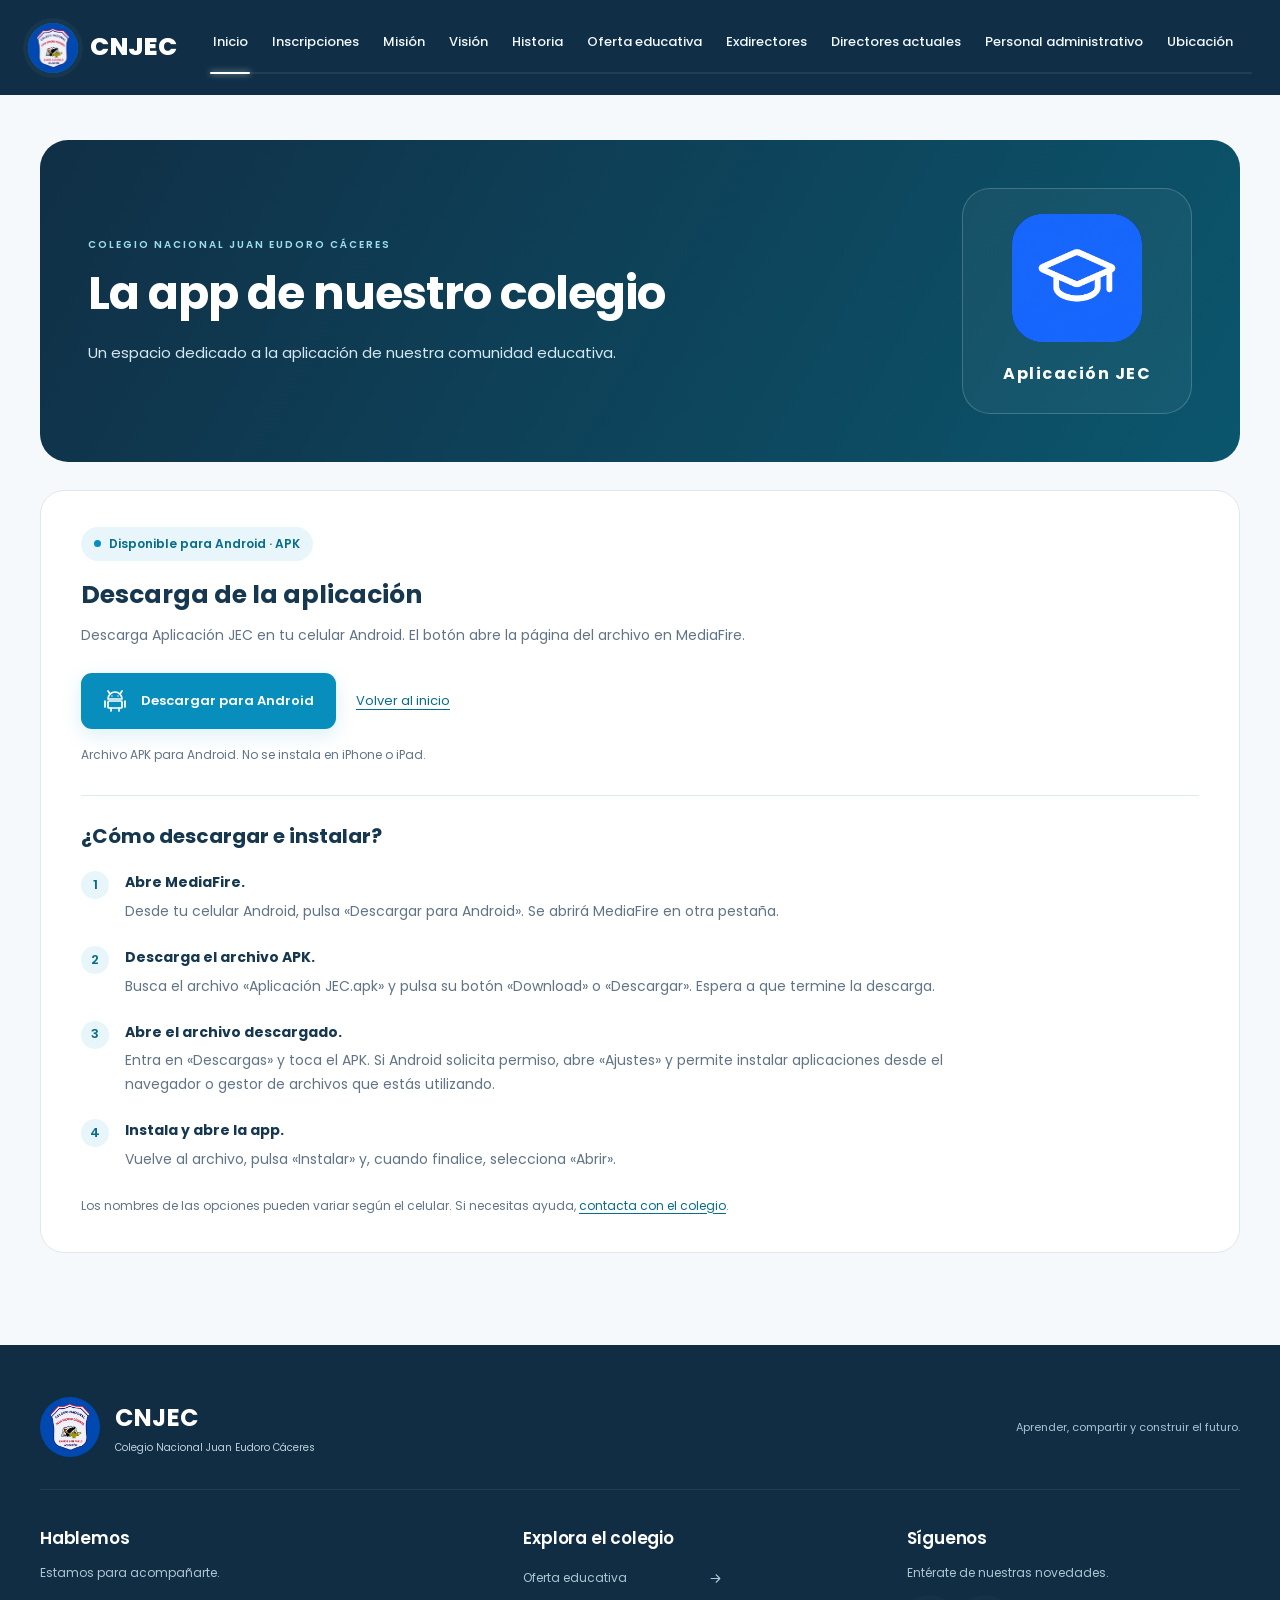
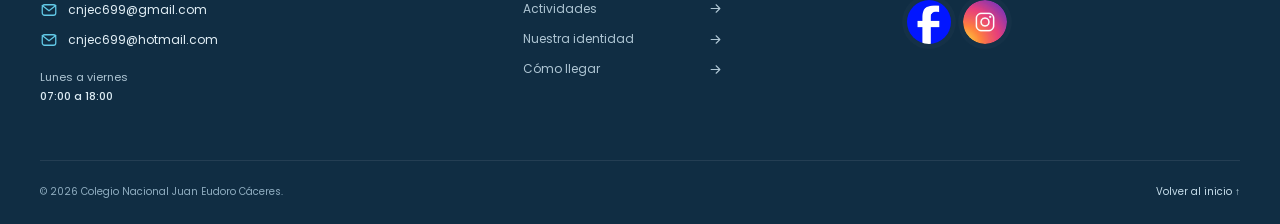
<file: App.html>
<!DOCTYPE html>
<html lang="es">
<head>
    <meta charset="UTF-8">
    <meta name="viewport" content="width=device-width, initial-scale=1.0">
    <title>APP · Colegio Nacional Juan Eudoro Cáceres</title>
    <meta name="description" content="Espacio de la aplicación del Colegio Nacional Juan Eudoro Cáceres. Consulta aquí la disponibilidad de su descarga.">
    <meta name="theme-color" content="#102f46">
    <link href="https://fonts.googleapis.com/css2?family=Poppins:wght@400;500;600;700;800&display=swap" rel="stylesheet">
    <link rel="stylesheet" href="home-design.css?v=8">
    <link rel="stylesheet" href="navigation-menu.css?v=1">
    <link rel="stylesheet" href="app-design.css?v=2">
</head>
<body class="app-page">
    <a class="skip-link" href="#contenido">Saltar al contenido</a>
    <header class="home-header">
        <a class="logo-container" href="index.html#inicio" aria-label="CNJEC — volver al inicio">
            <div class="logo-img-wrap">
                <!-- Intenta cargar el logo desde archivo (misma carpeta que index.html).
                     Si no existe, se muestra un fallback visible. -->
                <img
                    class="logo-img"
                    src="logo.png"
                    alt="Logo CNJEC"
                    loading="eager"
                    onerror="this.style.display='none'; document.getElementById('logo-fallback').style.display='flex';"
                />
                <span id="logo-fallback" class="logo-fallback" aria-hidden="true">CNJEC</span>
            </div>
            <span class="brand-name">CNJEC</span>
        </a>

        <button type="button" class="scroll-menu-toggle" aria-controls="navMenu" aria-expanded="false" aria-label="Abrir menú"><span aria-hidden="true"></span><span aria-hidden="true"></span><span aria-hidden="true"></span></button>
        <nav id="navMenu" aria-label="Navegación principal">
            <a href="index.html#inicio" class="nav-link">Inicio</a>
            <a href="index.html#inscripciones" class="nav-link">Inscripciones</a>
            <a href="index.html#mision" class="nav-link">Misión</a>
            <a href="index.html#vision" class="nav-link">Visión</a>
            <a href="index.html#historia" class="nav-link">Historia</a>
            <a href="index.html#enfasis" class="nav-link">Oferta educativa</a>
            <a href="index.html#ex-directores" class="nav-link">Exdirectores</a>
            <a href="index.html#directores-actuales" class="nav-link">Directores actuales</a>
            <a href="index.html#personal-administrativo" class="nav-link">Personal administrativo</a>
            <a href="index.html#ubicacion" class="nav-link">Ubicación</a>
            <a href="Actividades.html" class="nav-link" target="_blank" rel="noopener noreferrer" aria-label="Actividades (abre en una pestaña nueva)">Actividades</a>
            <a href="Identidad.html" class="nav-link">Identidad</a>
            <a href="App.html" class="nav-link" aria-current="page">APP</a>
            <a href="index.html#contactos" class="nav-link">Contactos</a>
        </nav>
    </header>
    <main id="contenido" class="app-main" tabindex="-1">
        <section class="app-intro" aria-labelledby="app-title">
            <div><p class="eyebrow">Colegio Nacional Juan Eudoro Cáceres</p><h1 id="app-title">La app de nuestro colegio</h1><p>Un espacio dedicado a la aplicación de nuestra comunidad educativa.</p></div>
            <div class="app-emblem"><div class="app-logo"><img src="images/app-jec-logo.png" alt="Logo de Aplicación JEC" width="1254" height="1254"></div><span class="app-name">Aplicación JEC</span></div>
        </section>
        <section id="descarga" class="app-download" aria-labelledby="app-download-title">
            <span class="app-status">Disponible para Android · APK</span>
            <h2 id="app-download-title">Descarga de la aplicación</h2>
            <p>Descarga Aplicación JEC en tu celular Android. El botón abre la página del archivo en MediaFire.</p>
            <div class="app-page-actions"><a class="button button-primary app-download-button" href="https://www.mediafire.com/file/5d0n10dmrrqqryz/Aplicaci%C3%B3n+JEC.apk/file" target="_blank" rel="noopener noreferrer" aria-label="Descargar para Android en MediaFire (abre en una pestaña nueva)"><svg viewBox="0 0 24 24" fill="none" stroke="currentColor" stroke-width="1.7" stroke-linecap="round" stroke-linejoin="round" aria-hidden="true"><path d="m7 5-2-3m12 3 2-3M5 10a7 7 0 0 1 14 0H5Z"/><circle cx="9" cy="7" r=".7" fill="currentColor" stroke="none"/><circle cx="15" cy="7" r=".7" fill="currentColor" stroke="none"/><rect x="5" y="12" width="14" height="7" rx="1"/><path d="M2 12v6m20-6v6M8 19v3m8-3v3"/></svg>Descargar para Android</a><a href="index.html">Volver al inicio</a></div>
            <p class="app-download-note">Archivo APK para Android. No se instala en iPhone o iPad.</p>
            <div class="app-install-guide" aria-labelledby="app-install-title">
                <h3 id="app-install-title">¿Cómo descargar e instalar?</h3>
                <ol>
                    <li><strong>Abre MediaFire.</strong><span>Desde tu celular Android, pulsa «Descargar para Android». Se abrirá MediaFire en otra pestaña.</span></li>
                    <li><strong>Descarga el archivo APK.</strong><span>Busca el archivo «Aplicación JEC.apk» y pulsa su botón «Download» o «Descargar». Espera a que termine la descarga.</span></li>
                    <li><strong>Abre el archivo descargado.</strong><span>Entra en «Descargas» y toca el APK. Si Android solicita permiso, abre «Ajustes» y permite instalar aplicaciones desde el navegador o gestor de archivos que estás utilizando.</span></li>
                    <li><strong>Instala y abre la app.</strong><span>Vuelve al archivo, pulsa «Instalar» y, cuando finalice, selecciona «Abrir».</span></li>
                </ol>
                <p>Los nombres de las opciones pueden variar según el celular. Si necesitas ayuda, <a href="index.html#contactos">contacta con el colegio</a>.</p>
            </div>
        </section>
    </main>
    <footer id="contactos" aria-labelledby="contactos-title">
        <div class="footer-inner">
            <div class="footer-heading">
                <a class="footer-brand" href="index.html#inicio" aria-label="CNJEC · Volver al inicio"><img src="logo.png" alt="" width="64" height="64" loading="lazy"/><span>CNJEC<small>Colegio Nacional Juan Eudoro Cáceres</small></span></a>
                <p>Aprender, compartir y construir el futuro.</p>
            </div>
            <div class="footer-grid">
                <div class="footer-col"><h2 id="contactos-title">Hablemos</h2><p>Estamos para acompañarte.</p><a class="footer-email" href="mailto:cnjec699@gmail.com"><svg viewBox="0 0 24 24" fill="none" stroke="currentColor" stroke-width="1.7" stroke-linecap="round" stroke-linejoin="round" aria-hidden="true"><rect x="3" y="5" width="18" height="14" rx="3"/><path d="m3 6 9 7 9-7"/></svg> cnjec699@gmail.com</a><a class="footer-email" href="mailto:cnjec699@hotmail.com"><svg viewBox="0 0 24 24" fill="none" stroke="currentColor" stroke-width="1.7" stroke-linecap="round" stroke-linejoin="round" aria-hidden="true"><rect x="3" y="5" width="18" height="14" rx="3"/><path d="m3 6 9 7 9-7"/></svg> cnjec699@hotmail.com</a><p class="footer-hours">Lunes a viernes<br/><strong>07:00 a 18:00</strong></p></div>
                <div class="footer-col footer-links"><h3>Explora el colegio</h3><a href="index.html#enfasis">Oferta educativa <svg viewBox="0 0 24 24" fill="none" stroke="currentColor" stroke-width="1.7" stroke-linecap="round" stroke-linejoin="round" aria-hidden="true"><path d="M5 12h14m-6-6 6 6-6 6"/></svg></a><a href="Actividades.html" target="_blank" rel="noopener noreferrer">Actividades <svg viewBox="0 0 24 24" fill="none" stroke="currentColor" stroke-width="1.7" stroke-linecap="round" stroke-linejoin="round" aria-hidden="true"><path d="M5 12h14m-6-6 6 6-6 6"/></svg></a><a href="Identidad.html">Nuestra identidad <svg viewBox="0 0 24 24" fill="none" stroke="currentColor" stroke-width="1.7" stroke-linecap="round" stroke-linejoin="round" aria-hidden="true"><path d="M5 12h14m-6-6 6 6-6 6"/></svg></a><a href="index.html#ubicacion">Cómo llegar <svg viewBox="0 0 24 24" fill="none" stroke="currentColor" stroke-width="1.7" stroke-linecap="round" stroke-linejoin="round" aria-hidden="true"><path d="M5 12h14m-6-6 6 6-6 6"/></svg></a></div>
                <div class="footer-col"><h3>Síguenos</h3><p>Entérate de nuestras novedades.</p><div class="redes-sociales"><a href="https://www.facebook.com/p/Colegio-Nacional-Juan-Eudoro-Cáceres-100085972837954/" title="Facebook" target="_blank" rel="noopener noreferrer" aria-label="Facebook del colegio (pestaña nueva)"><img src="images/Facebook.jpg" alt="" loading="lazy" width="44" height="44" /></a><a href="https://www.instagram.com/c.n.j.e.c/" title="Instagram" target="_blank" rel="noopener noreferrer" aria-label="Instagram del colegio (pestaña nueva)"><img src="images/IG.jpg" alt="" loading="lazy" width="44" height="44" /></a></div></div>
            </div>
            <div class="copyright"><p>&copy; 2026 Colegio Nacional Juan Eudoro Cáceres.</p><a href="index.html#inicio">Volver al inicio ↑</a></div>
        </div>
    </footer>
    <script src="site-effects.js?v=3" defer></script>
</body>
</html>
</file>
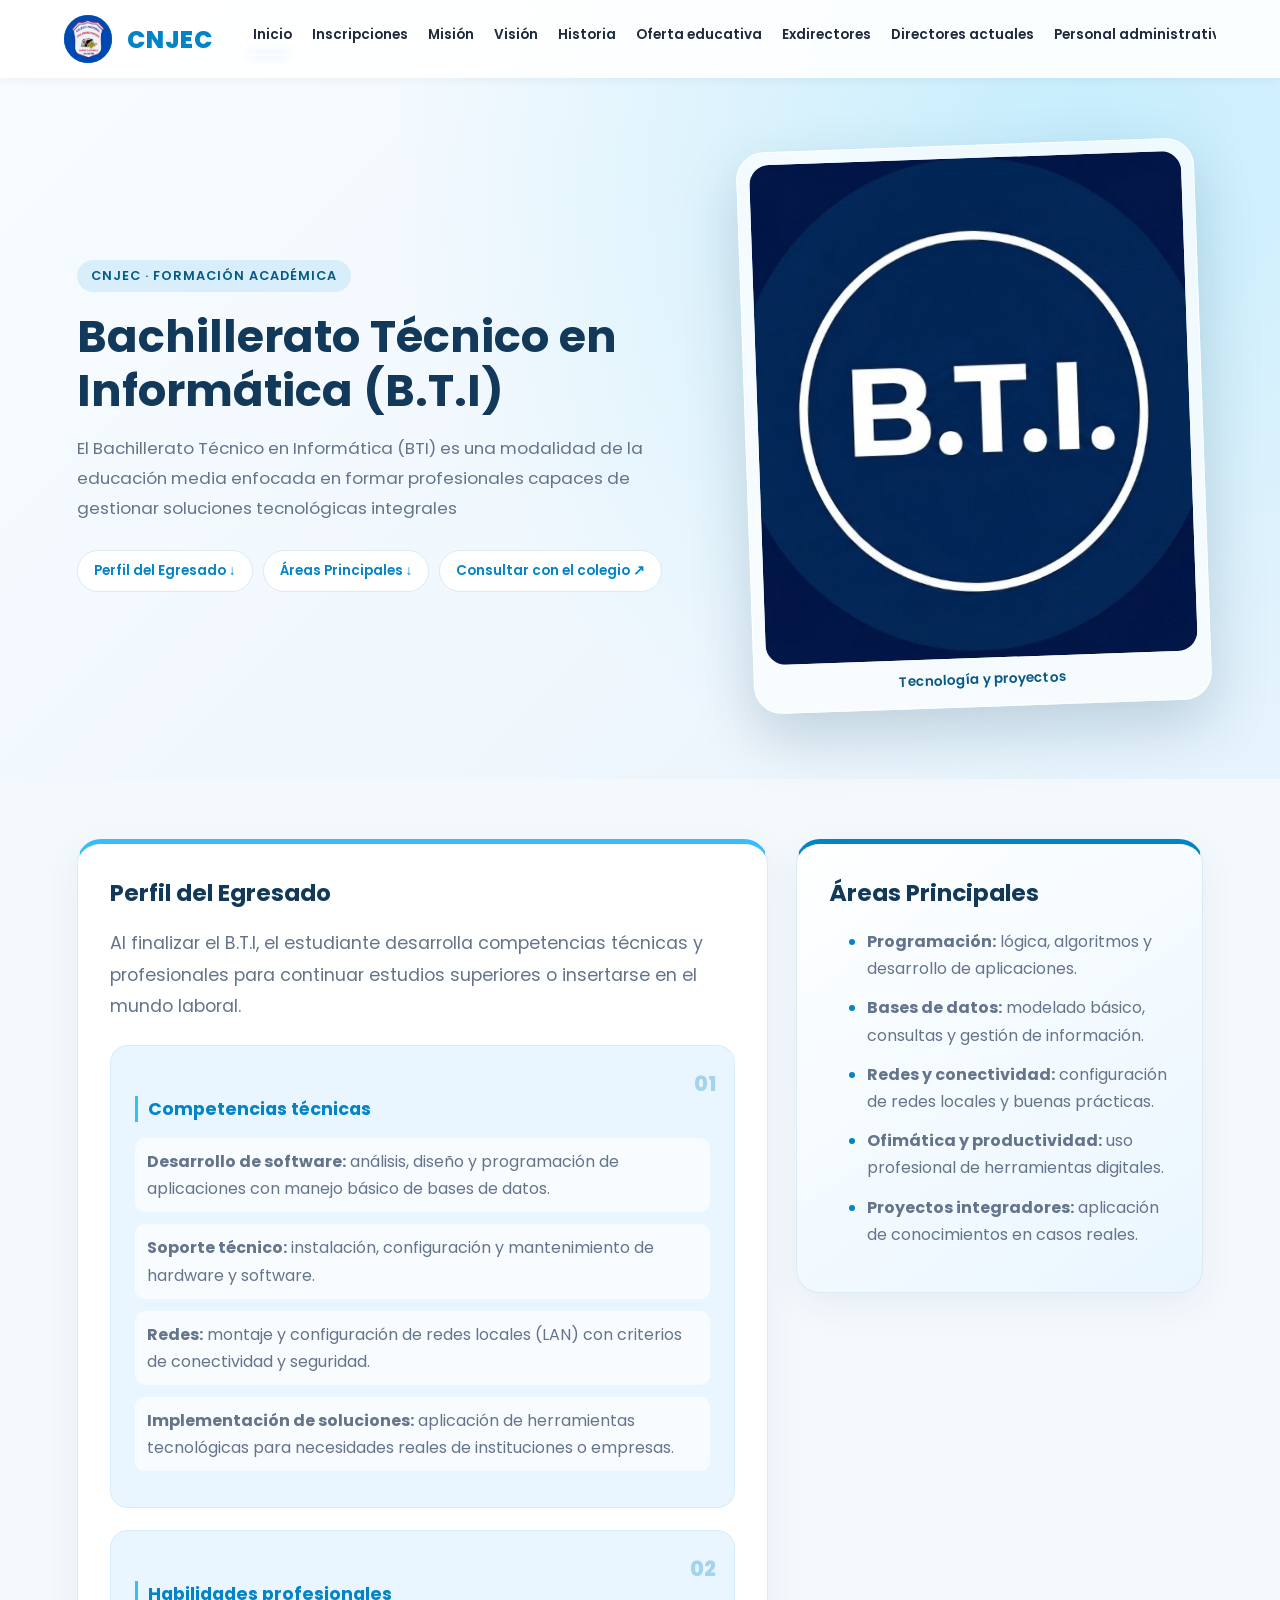
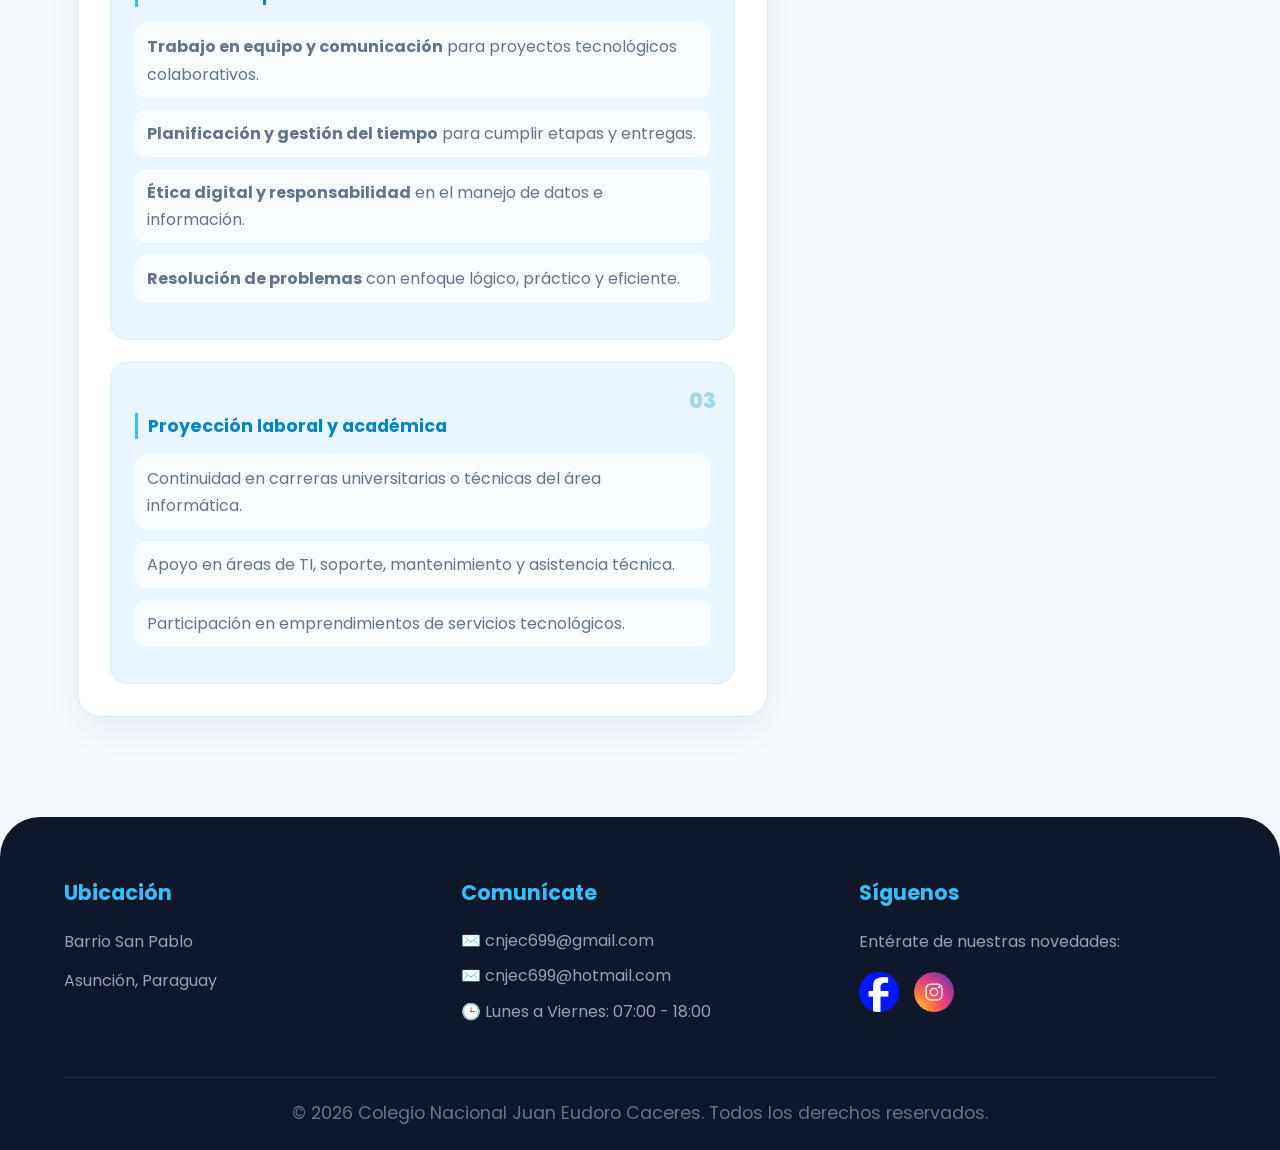
<file: BTI.html>
<!DOCTYPE html>
<html lang="es">
<head>
    <meta charset="UTF-8" />
    <meta name="viewport" content="width=device-width, initial-scale=1.0" />
    <title>CNJEC - B.T.I</title>
    <link href="https://fonts.googleapis.com/css2?family=Poppins:wght@300;400;600;800&display=swap" rel="stylesheet" />
    <style>
        :root {
            --azul-claro: #e0f2fe;
            --azul-medio: #38bdf8;
            --azul-fuerte: #0284c7;
            --azul-muy-oscuro: #0f172a;
            --blanco: #ffffff;
            --texto-oscuro: #1e293b;
            --texto-claro: #64748b;
        }

        * {
            margin: 0;
            padding: 0;
            box-sizing: border-box;
            font-family: 'Poppins', sans-serif;
            scroll-behavior: smooth;
        }

        body {
            background-color: var(--blanco);
            color: var(--texto-oscuro);
            overflow-x: hidden;
        }

        header {
            position: fixed;
            top: 0;
            width: 100%;
            background: rgba(255, 255, 255, 0.9);
            backdrop-filter: blur(10px);
            box-shadow: 0 2px 10px rgba(0, 0, 0, 0.05);
            z-index: 1000;
            display: flex;
            justify-content: space-between;
            align-items: center;
            padding: 15px 5%;
        }

        .logo-container {
            display: flex;
            align-items: center;
            gap: 15px;
        }

        .logo-img-wrap {
            width: 48px;
            height: 48px;
            border-radius: 50%;
            display: flex;
            align-items: center;
            justify-content: center;
            background: linear-gradient(135deg, var(--azul-medio), var(--azul-fuerte));
            position: relative;
            overflow: hidden;
            flex: 0 0 auto;
        }

        .logo-img-wrap::before {
            content: '';
            position: absolute;
            inset: -12px;
            background: radial-gradient(circle at center, rgba(224, 242, 254, 0.9) 0%, rgba(56, 189, 248, 0.3) 40%, rgba(56, 189, 248, 0) 70%);
            filter: blur(6px);
            z-index: 0;
            pointer-events: none;
        }

        .logo-img {
            width: 100%;
            height: 100%;
            display: block;
            position: relative;
            z-index: 2;
            filter: drop-shadow(0 0 8px rgba(2, 132, 199, 0.35));
        }

        .logo-fallback {
            display: none;
            width: 100%;
            height: 100%;
            align-items: center;
            justify-content: center;
            text-align: center;
            color: #ffffff;
            font-weight: 800;
            font-size: 14px;
            letter-spacing: 0.5px;
            position: relative;
            z-index: 2;
            padding: 0 4px;
        }

        .logo-container h1 {
            color: var(--azul-fuerte);
            font-size: 1.5rem;
            font-weight: 800;
            letter-spacing: 1px;
        }

        .menu-btn {
            cursor: pointer;
            display: flex;
            flex-direction: column;
            gap: 5px;
            z-index: 1001;
        }

        .menu-btn div {
            width: 30px;
            height: 3px;
            background-color: var(--azul-fuerte);
            transition: all 0.3s ease;
        }

        nav {
            position: fixed;
            top: 0;
            right: -100%;
            width: 300px;
            height: 100vh;
            background-color: var(--blanco);
            box-shadow: -5px 0 15px rgba(0, 0, 0, 0.1);
            display: flex;
            flex-direction: column;
            justify-content: center;
            align-items: center;
            gap: 30px;
            transition: right 0.4s cubic-bezier(0.77, 0, 0.175, 1);
            z-index: 999;
        }

        nav.active {
            right: 0;
        }

        nav a {
            text-decoration: none;
            color: var(--texto-oscuro);
            font-size: 1.2rem;
            font-weight: 600;
            transition: color 0.3s;
        }

        nav a:hover {
            color: var(--azul-medio);
        }

        section {
            padding: 100px 5%;
        }

        .intro {
            padding-top: 130px;
            background: radial-gradient(circle at top right, var(--azul-claro), var(--blanco));
        }

        h2 {
            font-size: 2.4rem;
            color: var(--azul-fuerte);
            margin-bottom: 15px;
        }

        p {
            font-size: 1.1rem;
            line-height: 1.8;
            color: var(--texto-claro);
        }

        .cards-bridge {
            display: flex;
            align-items: stretch;
            gap: 0;
            width: 100%;
        }

        .cards-bridge .card--main {
            flex: 1 1 auto;
            min-width: 0;
            border-top-right-radius: 10px;
            border-bottom-right-radius: 10px;
        }

        .cards-bridge .card--side {
            flex: 0 0 auto;
            width: max-content;
            max-width: min(100%, 400px);
            align-self: flex-start;
            border-top-left-radius: 10px;
            border-bottom-left-radius: 10px;
        }

        .card-bridge {
            flex: 0 0 56px;
            align-self: center;
            z-index: 2;
            margin: 0 -8px;
            height: 88px;
            pointer-events: none;
        }

        .card-bridge svg {
            width: 100%;
            height: 100%;
            display: block;
            filter: drop-shadow(0 8px 18px rgba(2, 132, 199, 0.1));
        }

        .card {
            background: var(--blanco);
            padding: 28px;
            border-radius: 18px;
            box-shadow: 0 10px 30px rgba(2, 132, 199, 0.08);
            border: 1px solid rgba(224, 242, 254, 0.8);
        }

        .card h3 {
            color: var(--azul-fuerte);
            margin-bottom: 8px;
            font-size: 1.25rem;
        }

        .card h4 {
            color: var(--texto-oscuro);
            font-size: 1rem;
            margin: 14px 0 6px;
        }

        .card ul {
            margin: 0 0 8px 18px;
            padding: 0;
        }

        .card li {
            color: var(--texto-claro);
            line-height: 1.7;
            margin-bottom: 6px;
        }

        footer {
            background-color: var(--azul-muy-oscuro);
            color: var(--blanco);
            padding: 60px 5% 20px;
            margin-top: 40px;
            border-top-left-radius: 40px;
            border-top-right-radius: 40px;
        }

        .footer-grid {
            display: grid;
            grid-template-columns: repeat(auto-fit, minmax(250px, 1fr));
            gap: 40px;
            margin-bottom: 40px;
        }

        .footer-col h4 {
            color: var(--azul-medio);
            font-size: 1.3rem;
            margin-bottom: 20px;
        }

        .footer-col p,
        .footer-col a {
            color: #94a3b8;
            font-size: 1rem;
            margin-bottom: 10px;
            display: block;
            text-decoration: none;
        }

        .footer-col a:hover {
            color: var(--blanco);
        }

        .redes-sociales {
            display: flex;
            gap: 15px;
            margin-top: 15px;
        }

        .redes-sociales a {
            width: 40px;
            height: 40px;
            background-color: rgba(255, 255, 255, 0.1);
            border-radius: 50%;
            display: flex;
            align-items: center;
            justify-content: center;
            font-size: 0.9rem;
            transition: all 0.3s;
        }

        .redes-sociales a:hover {
            background-color: var(--azul-medio);
            color: var(--blanco);
            transform: translateY(-3px);
        }

        .copyright {
            text-align: center;
            padding-top: 20px;
            border-top: 1px solid rgba(255, 255, 255, 0.1);
            color: #64748b;
            font-size: 0.9rem;
        }

        @media (max-width: 768px) {
            .cards-bridge {
                flex-direction: column;
                align-items: stretch;
            }

            .cards-bridge .card--main,
            .cards-bridge .card--side {
                width: 100%;
                max-width: none;
                border-radius: 18px;
            }

            .card-bridge {
                flex: 0 0 auto;
                width: 88px;
                height: 56px;
                margin: -6px auto;
                transform: rotate(90deg);
            }

            h2 {
                font-size: 1.9rem;
            }
            footer {
                border-radius: 0;
            }
        }
    </style>
    <link rel="stylesheet" href="site-effects.css" />
    <link rel="stylesheet" href="course-design.css" />
    <link rel="stylesheet" href="navigation-menu.css?v=1" />
</head>
<body class="course-page course-technology">
    <header>
        <a class="logo-container" href="index.html#inicio" aria-label="CNJEC — volver al inicio">
            <div class="logo-img-wrap">
                <img
                    class="logo-img"
                    src="logo.png"
                    alt="Logo CNJEC"
                    loading="eager"
                    onerror="this.style.display='none'; document.getElementById('logo-fallback-bti').style.display='flex';"
                />
                <span id="logo-fallback-bti" class="logo-fallback" aria-hidden="true">CNJEC</span>
            </div>
            <h1>CNJEC</h1>
        </a>

        <button type="button" class="scroll-menu-toggle" aria-controls="navMenu" aria-expanded="false" aria-label="Abrir menú"><span aria-hidden="true"></span><span aria-hidden="true"></span><span aria-hidden="true"></span></button>

        <nav id="navMenu" aria-label="Navegación principal">
            <a href="index.html#inicio" class="nav-link">Inicio</a>
            <a href="index.html#inscripciones" class="nav-link">Inscripciones</a>
            <a href="index.html#mision" class="nav-link">Misión</a>
            <a href="index.html#vision" class="nav-link">Visión</a>
            <a href="index.html#historia" class="nav-link">Historia</a>
            <a href="index.html#enfasis" class="nav-link">Oferta educativa</a>
            <a href="index.html#ex-directores" class="nav-link">Exdirectores</a>
            <a href="index.html#directores-actuales" class="nav-link">Directores actuales</a>
            <a href="index.html#personal-administrativo" class="nav-link">Personal administrativo</a>
            <a href="index.html#ubicacion" class="nav-link">Ubicación</a>
            <a href="Actividades.html" class="nav-link" target="_blank" rel="noopener noreferrer" aria-label="Actividades (abre en una pestaña nueva)">Actividades</a>
            <a href="Identidad.html" class="nav-link">Identidad</a>
            <a href="App.html" class="nav-link">APP</a>
            <a href="#contactos" class="nav-link">Contactos</a>
        </nav>
    </header>

    <section class="intro" id="bti">
        <div class="course-intro-copy"><span class="course-label">CNJEC · FORMACIÓN ACADÉMICA</span>
        <h2>Bachillerato Técnico en Informática (B.T.I)</h2>
        <p>
            El Bachillerato Técnico en Informática (BTI) es una modalidad de la educación media enfocada en formar profesionales capaces de gestionar soluciones tecnológicas integrales
        </p><div class="course-shortcuts" aria-label="Accesos al contenido"><a href="#course-block-1">Perfil del Egresado ↓</a><a href="#course-block-2">Áreas Principales ↓</a><a href="#contactos">Consultar con el colegio ↗</a></div>
            </div>
        <figure class="course-visual"><img src="images/logo-bti.png" alt="Imagen de Bachillerato Técnico en Informática" width="800" height="500" decoding="async" /><figcaption>Tecnología y proyectos</figcaption></figure>
    </section>

    <section id="plan">
        <div class="cards-bridge">
            <article class="card card--main" id="course-block-1">
                <h3>Perfil del Egresado</h3>
                <p>Al finalizar el B.T.I, el estudiante desarrolla competencias técnicas y profesionales para continuar estudios superiores o insertarse en el mundo laboral.</p>

                <div class="course-module"><span class="course-module-number" aria-hidden="true">01</span><h4>Competencias técnicas</h4>
                <ul>
                    <li><strong>Desarrollo de software:</strong> análisis, diseño y programación de aplicaciones con manejo básico de bases de datos.</li>
                    <li><strong>Soporte técnico:</strong> instalación, configuración y mantenimiento de hardware y software.</li>
                    <li><strong>Redes:</strong> montaje y configuración de redes locales (LAN) con criterios de conectividad y seguridad.</li>
                    <li><strong>Implementación de soluciones:</strong> aplicación de herramientas tecnológicas para necesidades reales de instituciones o empresas.</li>
                </ul>

                </div><div class="course-module"><span class="course-module-number" aria-hidden="true">02</span><h4>Habilidades profesionales</h4>
                <ul>
                    <li><strong>Trabajo en equipo y comunicación</strong> para proyectos tecnológicos colaborativos.</li>
                    <li><strong>Planificación y gestión del tiempo</strong> para cumplir etapas y entregas.</li>
                    <li><strong>Ética digital y responsabilidad</strong> en el manejo de datos e información.</li>
                    <li><strong>Resolución de problemas</strong> con enfoque lógico, práctico y eficiente.</li>
                </ul>

                </div><div class="course-module"><span class="course-module-number" aria-hidden="true">03</span><h4>Proyección laboral y académica</h4>
                <ul>
                    <li>Continuidad en carreras universitarias o técnicas del área informática.</li>
                    <li>Apoyo en áreas de TI, soporte, mantenimiento y asistencia técnica.</li>
                    <li>Participación en emprendimientos de servicios tecnológicos.</li>
                </ul>
            </div></article>

            <article class="card card--side" id="course-block-2">
                <h3>Áreas Principales</h3>
                <ul>
                    <li><strong>Programación:</strong> lógica, algoritmos y desarrollo de aplicaciones.</li>
                    <li><strong>Bases de datos:</strong> modelado básico, consultas y gestión de información.</li>
                    <li><strong>Redes y conectividad:</strong> configuración de redes locales y buenas prácticas.</li>
                    <li><strong>Ofimática y productividad:</strong> uso profesional de herramientas digitales.</li>
                    <li><strong>Proyectos integradores:</strong> aplicación de conocimientos en casos reales.</li>
                </ul>
            </article>
        </div>
    </section>

    <footer id="contactos">
        <div class="footer-grid">
            <div class="footer-col">
                <h4>Ubicación</h4>
                <p>Barrio San Pablo</p>
                <p>Asunción, Paraguay</p>
            </div>

            <div class="footer-col">
                <h4>Comunícate</h4>
                <a href="mailto:cnjec699@gmail.com">✉️ cnjec699@gmail.com</a>
                <a href="mailto:cnjec699@hotmail.com">✉️ cnjec699@hotmail.com</a>
                <p>🕒 Lunes a Viernes: 07:00 - 18:00</p>
            </div>

            <div class="footer-col">
                <h4>Síguenos</h4>
                <p>Entérate de nuestras novedades:</p>
                <div class="redes-sociales">
                    <a href="https://www.facebook.com/p/Colegio-Nacional-Juan-Eudoro-Cáceres-100085972837954/" title="Facebook" target="_blank" rel="noopener noreferrer"><img src="images/Facebook.jpg" alt="Facebook" loading="lazy" width="40" height="40" /></a>
                    <a href="https://www.instagram.com/c.n.j.e.c/" title="Instagram" target="_blank" rel="noopener noreferrer"><img src="images/IG.jpg" alt="Instagram" loading="lazy" width="40" height="40" /></a>
                </div>
            </div>
        </div>

        <div class="copyright">
            <p>&copy; 2026 Colegio Nacional Juan Eudoro Caceres. Todos los derechos reservados.</p>
        </div>
    </footer>

    <script src="site-effects.js?v=2" defer></script>
    <script src="course-design.js" defer></script>
</body>
</html>
</file>
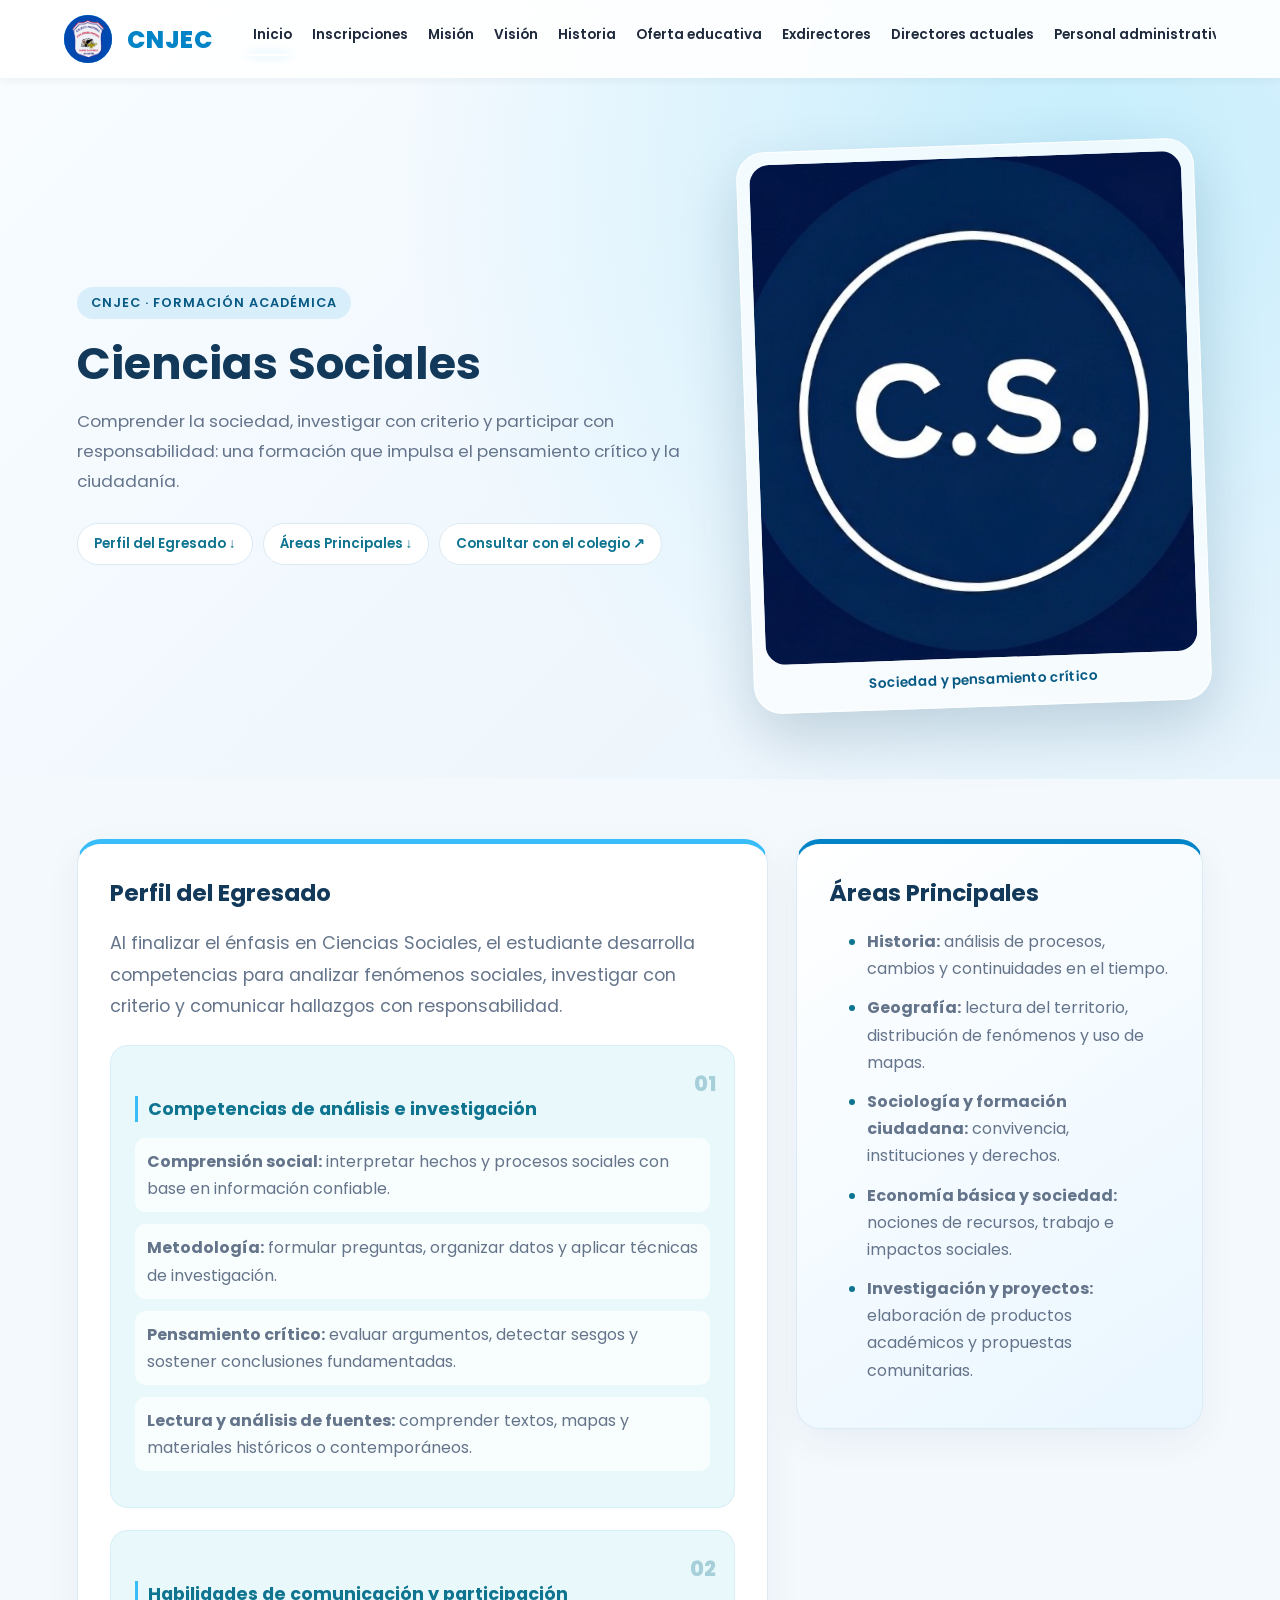
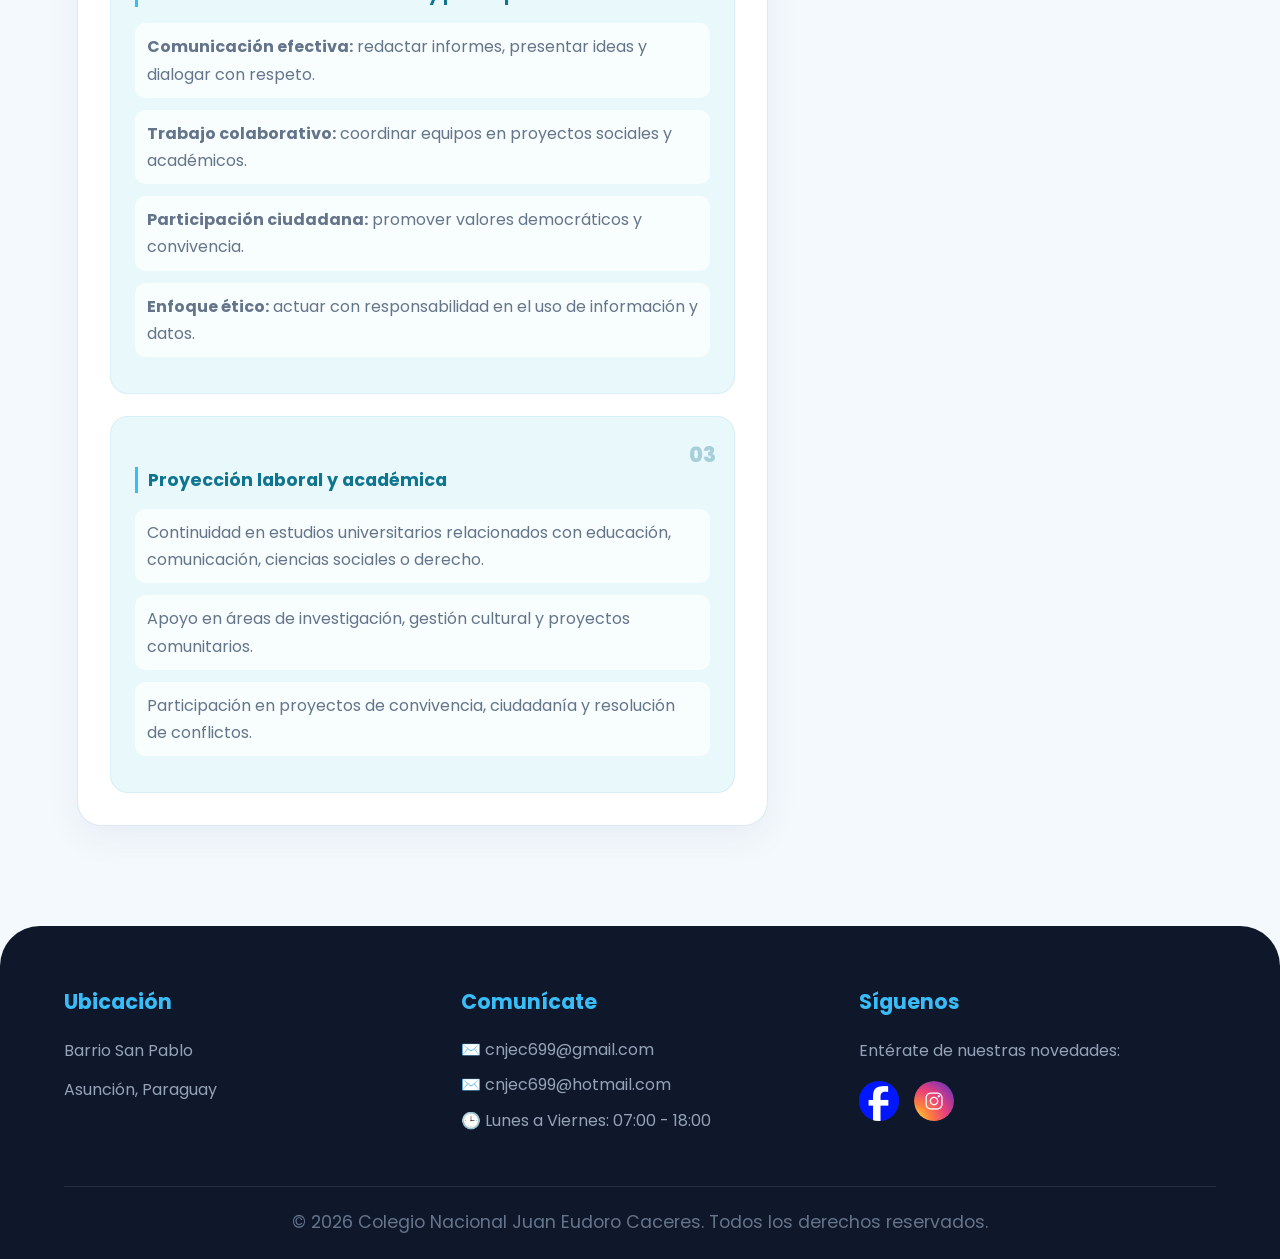
<file: CienciasSociales.html>
<!DOCTYPE html>
<html lang="es">
<head>
    <meta charset="UTF-8" />
    <meta name="viewport" content="width=device-width, initial-scale=1.0" />
    <title>CNJEC - Ciencias Sociales</title>
    <link href="https://fonts.googleapis.com/css2?family=Poppins:wght@300;400;600;800&display=swap" rel="stylesheet" />
    <style>
        :root {
            --azul-claro: #e0f2fe;
            --azul-medio: #38bdf8;
            --azul-fuerte: #0284c7;
            --azul-muy-oscuro: #0f172a;
            --blanco: #ffffff;
            --texto-oscuro: #1e293b;
            --texto-claro: #64748b;
        }

        * {
            margin: 0;
            padding: 0;
            box-sizing: border-box;
            font-family: 'Poppins', sans-serif;
            scroll-behavior: smooth;
        }

        body {
            background-color: var(--blanco);
            color: var(--texto-oscuro);
            overflow-x: hidden;
        }

        header {
            position: fixed;
            top: 0;
            width: 100%;
            background: rgba(255, 255, 255, 0.9);
            backdrop-filter: blur(10px);
            box-shadow: 0 2px 10px rgba(0, 0, 0, 0.05);
            z-index: 1000;
            display: flex;
            justify-content: space-between;
            align-items: center;
            padding: 15px 5%;
        }

        .logo-container {
            display: flex;
            align-items: center;
            gap: 15px;
        }

        .logo-img-wrap {
            width: 48px;
            height: 48px;
            border-radius: 50%;
            display: flex;
            align-items: center;
            justify-content: center;
            background: linear-gradient(135deg, var(--azul-medio), var(--azul-fuerte));
            position: relative;
            overflow: hidden;
            flex: 0 0 auto;
        }

        .logo-img-wrap::before {
            content: '';
            position: absolute;
            inset: -12px;
            background: radial-gradient(circle at center, rgba(224, 242, 254, 0.9) 0%, rgba(56, 189, 248, 0.3) 40%, rgba(56, 189, 248, 0) 70%);
            filter: blur(6px);
            z-index: 0;
            pointer-events: none;
        }

        .logo-img {
            width: 100%;
            height: 100%;
            display: block;
            position: relative;
            z-index: 2;
            filter: drop-shadow(0 0 8px rgba(2, 132, 199, 0.35));
        }

        .logo-fallback {
            display: none;
            width: 100%;
            height: 100%;
            align-items: center;
            justify-content: center;
            text-align: center;
            color: #ffffff;
            font-weight: 800;
            font-size: 14px;
            letter-spacing: 0.5px;
            position: relative;
            z-index: 2;
            padding: 0 4px;
        }

        .logo-container h1 {
            color: var(--azul-fuerte);
            font-size: 1.5rem;
            font-weight: 800;
            letter-spacing: 1px;
        }

        .menu-btn {
            cursor: pointer;
            display: flex;
            flex-direction: column;
            gap: 5px;
            z-index: 1001;
        }

        .menu-btn div {
            width: 30px;
            height: 3px;
            background-color: var(--azul-fuerte);
            transition: all 0.3s ease;
        }

        nav {
            position: fixed;
            top: 0;
            right: -100%;
            width: 300px;
            height: 100vh;
            background-color: var(--blanco);
            box-shadow: -5px 0 15px rgba(0, 0, 0, 0.1);
            display: flex;
            flex-direction: column;
            justify-content: center;
            align-items: center;
            gap: 30px;
            transition: right 0.4s cubic-bezier(0.77, 0, 0.175, 1);
            z-index: 999;
        }

        nav.active {
            right: 0;
        }

        nav a {
            text-decoration: none;
            color: var(--texto-oscuro);
            font-size: 1.2rem;
            font-weight: 600;
            transition: color 0.3s;
        }

        nav a:hover {
            color: var(--azul-medio);
        }

        section {
            padding: 100px 5%;
        }

        .intro {
            padding-top: 130px;
            background: radial-gradient(circle at top right, var(--azul-claro), var(--blanco));
        }

        h2 {
            font-size: 2.4rem;
            color: var(--azul-fuerte);
            margin-bottom: 15px;
        }

        p {
            font-size: 1.1rem;
            line-height: 1.8;
            color: var(--texto-claro);
        }

        .cards-bridge {
            display: flex;
            align-items: stretch;
            gap: 0;
            width: 100%;
        }

        .cards-bridge .card--main {
            flex: 1 1 auto;
            min-width: 0;
            border-top-right-radius: 10px;
            border-bottom-right-radius: 10px;
        }

        .cards-bridge .card--side {
            flex: 0 0 auto;
            width: max-content;
            max-width: min(100%, 400px);
            align-self: flex-start;
            border-top-left-radius: 10px;
            border-bottom-left-radius: 10px;
        }

        .card-bridge {
            flex: 0 0 56px;
            align-self: center;
            z-index: 2;
            margin: 0 -8px;
            height: 88px;
            pointer-events: none;
        }

        .card-bridge svg {
            width: 100%;
            height: 100%;
            display: block;
            filter: drop-shadow(0 8px 18px rgba(2, 132, 199, 0.1));
        }

        .card {
            background: var(--blanco);
            padding: 28px;
            border-radius: 18px;
            box-shadow: 0 10px 30px rgba(2, 132, 199, 0.08);
            border: 1px solid rgba(224, 242, 254, 0.8);
        }

        .card h3 {
            color: var(--azul-fuerte);
            margin-bottom: 8px;
            font-size: 1.25rem;
        }

        .card h4 {
            color: var(--texto-oscuro);
            font-size: 1rem;
            margin: 14px 0 6px;
        }

        .card ul {
            margin: 0 0 8px 18px;
            padding: 0;
        }

        .card li {
            color: var(--texto-claro);
            line-height: 1.7;
            margin-bottom: 6px;
        }

        footer {
            background-color: var(--azul-muy-oscuro);
            color: var(--blanco);
            padding: 60px 5% 20px;
            margin-top: 40px;
            border-top-left-radius: 40px;
            border-top-right-radius: 40px;
        }

        .footer-grid {
            display: grid;
            grid-template-columns: repeat(auto-fit, minmax(250px, 1fr));
            gap: 40px;
            margin-bottom: 40px;
        }

        .footer-col h4 {
            color: var(--azul-medio);
            font-size: 1.3rem;
            margin-bottom: 20px;
        }

        .footer-col p,
        .footer-col a {
            color: #94a3b8;
            font-size: 1rem;
            margin-bottom: 10px;
            display: block;
            text-decoration: none;
        }

        .footer-col a:hover {
            color: var(--blanco);
        }

        .redes-sociales {
            display: flex;
            gap: 15px;
            margin-top: 15px;
        }

        .redes-sociales a {
            width: 40px;
            height: 40px;
            background-color: rgba(255, 255, 255, 0.1);
            border-radius: 50%;
            display: flex;
            align-items: center;
            justify-content: center;
            font-size: 0.9rem;
            transition: all 0.3s;
        }

        .redes-sociales a:hover {
            background-color: var(--azul-medio);
            color: var(--blanco);
            transform: translateY(-3px);
        }

        .copyright {
            text-align: center;
            padding-top: 20px;
            border-top: 1px solid rgba(255, 255, 255, 0.1);
            color: #64748b;
            font-size: 0.9rem;
        }

        @media (max-width: 768px) {
            .cards-bridge {
                flex-direction: column;
                align-items: stretch;
            }

            .cards-bridge .card--main,
            .cards-bridge .card--side {
                width: 100%;
                max-width: none;
                border-radius: 18px;
            }

            .card-bridge {
                flex: 0 0 auto;
                width: 88px;
                height: 56px;
                margin: -6px auto;
                transform: rotate(90deg);
            }

            h2 {
                font-size: 1.9rem;
            }
            footer {
                border-radius: 0;
            }
        }
    </style>
    <link rel="stylesheet" href="site-effects.css" />
    <link rel="stylesheet" href="course-design.css" />
    <link rel="stylesheet" href="navigation-menu.css?v=1" />
</head>
<body class="course-page course-social">
    <header>
        <a class="logo-container" href="index.html#inicio" aria-label="CNJEC — volver al inicio">
            <div class="logo-img-wrap">
                <img
                    class="logo-img"
                    src="logo.png"
                    alt="Logo CNJEC"
                    loading="eager"
                    onerror="this.style.display='none'; document.getElementById('logo-fallback-social').style.display='flex';"
                />
                <span id="logo-fallback-social" class="logo-fallback" aria-hidden="true">CNJEC</span>
            </div>
            <h1>CNJEC</h1>
        </a>

        <button type="button" class="scroll-menu-toggle" aria-controls="navMenu" aria-expanded="false" aria-label="Abrir menú"><span aria-hidden="true"></span><span aria-hidden="true"></span><span aria-hidden="true"></span></button>

        <nav id="navMenu" aria-label="Navegación principal">
            <a href="index.html#inicio" class="nav-link">Inicio</a>
            <a href="index.html#inscripciones" class="nav-link">Inscripciones</a>
            <a href="index.html#mision" class="nav-link">Misión</a>
            <a href="index.html#vision" class="nav-link">Visión</a>
            <a href="index.html#historia" class="nav-link">Historia</a>
            <a href="index.html#enfasis" class="nav-link">Oferta educativa</a>
            <a href="index.html#ex-directores" class="nav-link">Exdirectores</a>
            <a href="index.html#directores-actuales" class="nav-link">Directores actuales</a>
            <a href="index.html#personal-administrativo" class="nav-link">Personal administrativo</a>
            <a href="index.html#ubicacion" class="nav-link">Ubicación</a>
            <a href="Actividades.html" class="nav-link" target="_blank" rel="noopener noreferrer" aria-label="Actividades (abre en una pestaña nueva)">Actividades</a>
            <a href="Identidad.html" class="nav-link">Identidad</a>
            <a href="App.html" class="nav-link">APP</a>
            <a href="#contactos" class="nav-link">Contactos</a>
        </nav>
    </header>

    <section class="intro" id="ciencias">
        <div class="course-intro-copy"><span class="course-label">CNJEC · FORMACIÓN ACADÉMICA</span>
        <h2>Ciencias Sociales</h2>
        <p>
            Comprender la sociedad, investigar con criterio y participar con responsabilidad: una formación que impulsa el pensamiento crítico y la ciudadanía.
        </p><div class="course-shortcuts" aria-label="Accesos al contenido"><a href="#course-block-1">Perfil del Egresado ↓</a><a href="#course-block-2">Áreas Principales ↓</a><a href="#contactos">Consultar con el colegio ↗</a></div>
            </div>
        <figure class="course-visual"><img src="images/logo-cs.png" alt="Imagen de Ciencias Sociales" width="800" height="500" decoding="async" /><figcaption>Sociedad y pensamiento crítico</figcaption></figure>
    </section>

    <section id="enfoque">
        <div class="cards-bridge">
            <article class="card card--main" id="course-block-1">
                <h3>Perfil del Egresado</h3>
                <p>
                    Al finalizar el énfasis en Ciencias Sociales, el estudiante desarrolla competencias para analizar fenómenos sociales,
                    investigar con criterio y comunicar hallazgos con responsabilidad.
                </p>

                <div class="course-module"><span class="course-module-number" aria-hidden="true">01</span><h4>Competencias de análisis e investigación</h4>
                <ul>
                    <li><strong>Comprensión social:</strong> interpretar hechos y procesos sociales con base en información confiable.</li>
                    <li><strong>Metodología:</strong> formular preguntas, organizar datos y aplicar técnicas de investigación.</li>
                    <li><strong>Pensamiento crítico:</strong> evaluar argumentos, detectar sesgos y sostener conclusiones fundamentadas.</li>
                    <li><strong>Lectura y análisis de fuentes:</strong> comprender textos, mapas y materiales históricos o contemporáneos.</li>
                </ul>

                </div><div class="course-module"><span class="course-module-number" aria-hidden="true">02</span><h4>Habilidades de comunicación y participación</h4>
                <ul>
                    <li><strong>Comunicación efectiva:</strong> redactar informes, presentar ideas y dialogar con respeto.</li>
                    <li><strong>Trabajo colaborativo:</strong> coordinar equipos en proyectos sociales y académicos.</li>
                    <li><strong>Participación ciudadana:</strong> promover valores democráticos y convivencia.</li>
                    <li><strong>Enfoque ético:</strong> actuar con responsabilidad en el uso de información y datos.</li>
                </ul>

                </div><div class="course-module"><span class="course-module-number" aria-hidden="true">03</span><h4>Proyección laboral y académica</h4>
                <ul>
                    <li>Continuidad en estudios universitarios relacionados con educación, comunicación, ciencias sociales o derecho.</li>
                    <li>Apoyo en áreas de investigación, gestión cultural y proyectos comunitarios.</li>
                    <li>Participación en proyectos de convivencia, ciudadanía y resolución de conflictos.</li>
                </ul>
            </div></article>

            <article class="card card--side" id="course-block-2">
                <h3>Áreas Principales</h3>
                <ul>
                    <li><strong>Historia:</strong> análisis de procesos, cambios y continuidades en el tiempo.</li>
                    <li><strong>Geografía:</strong> lectura del territorio, distribución de fenómenos y uso de mapas.</li>
                    <li><strong>Sociología y formación ciudadana:</strong> convivencia, instituciones y derechos.</li>
                    <li><strong>Economía básica y sociedad:</strong> nociones de recursos, trabajo e impactos sociales.</li>
                    <li><strong>Investigación y proyectos:</strong> elaboración de productos académicos y propuestas comunitarias.</li>
                </ul>
            </article>
        </div>
    </section>

    <footer id="contactos">
        <div class="footer-grid">
            <div class="footer-col">
                <h4>Ubicación</h4>
                <p>Barrio San Pablo</p>
                <p>Asunción, Paraguay</p>
            </div>

            <div class="footer-col">
                <h4>Comunícate</h4>
                <a href="mailto:cnjec699@gmail.com">✉️ cnjec699@gmail.com</a>
                <a href="mailto:cnjec699@hotmail.com">✉️ cnjec699@hotmail.com</a>
                <p>🕒 Lunes a Viernes: 07:00 - 18:00</p>
            </div>

            <div class="footer-col">
                <h4>Síguenos</h4>
                <p>Entérate de nuestras novedades:</p>
                <div class="redes-sociales">
                    <a href="https://www.facebook.com/p/Colegio-Nacional-Juan-Eudoro-Cáceres-100085972837954/" title="Facebook" target="_blank" rel="noopener noreferrer"><img src="images/Facebook.jpg" alt="Facebook" loading="lazy" width="40" height="40" /></a>
                    <a href="https://www.instagram.com/c.n.j.e.c/" title="Instagram" target="_blank" rel="noopener noreferrer"><img src="images/IG.jpg" alt="Instagram" loading="lazy" width="40" height="40" /></a>
                </div>
            </div>
        </div>

        <div class="copyright">
            <p>&copy; 2026 Colegio Nacional Juan Eudoro Caceres. Todos los derechos reservados.</p>
        </div>
    </footer>

    <script src="site-effects.js?v=2" defer></script>
    <script src="course-design.js" defer></script>
</body>
</html>
</file>
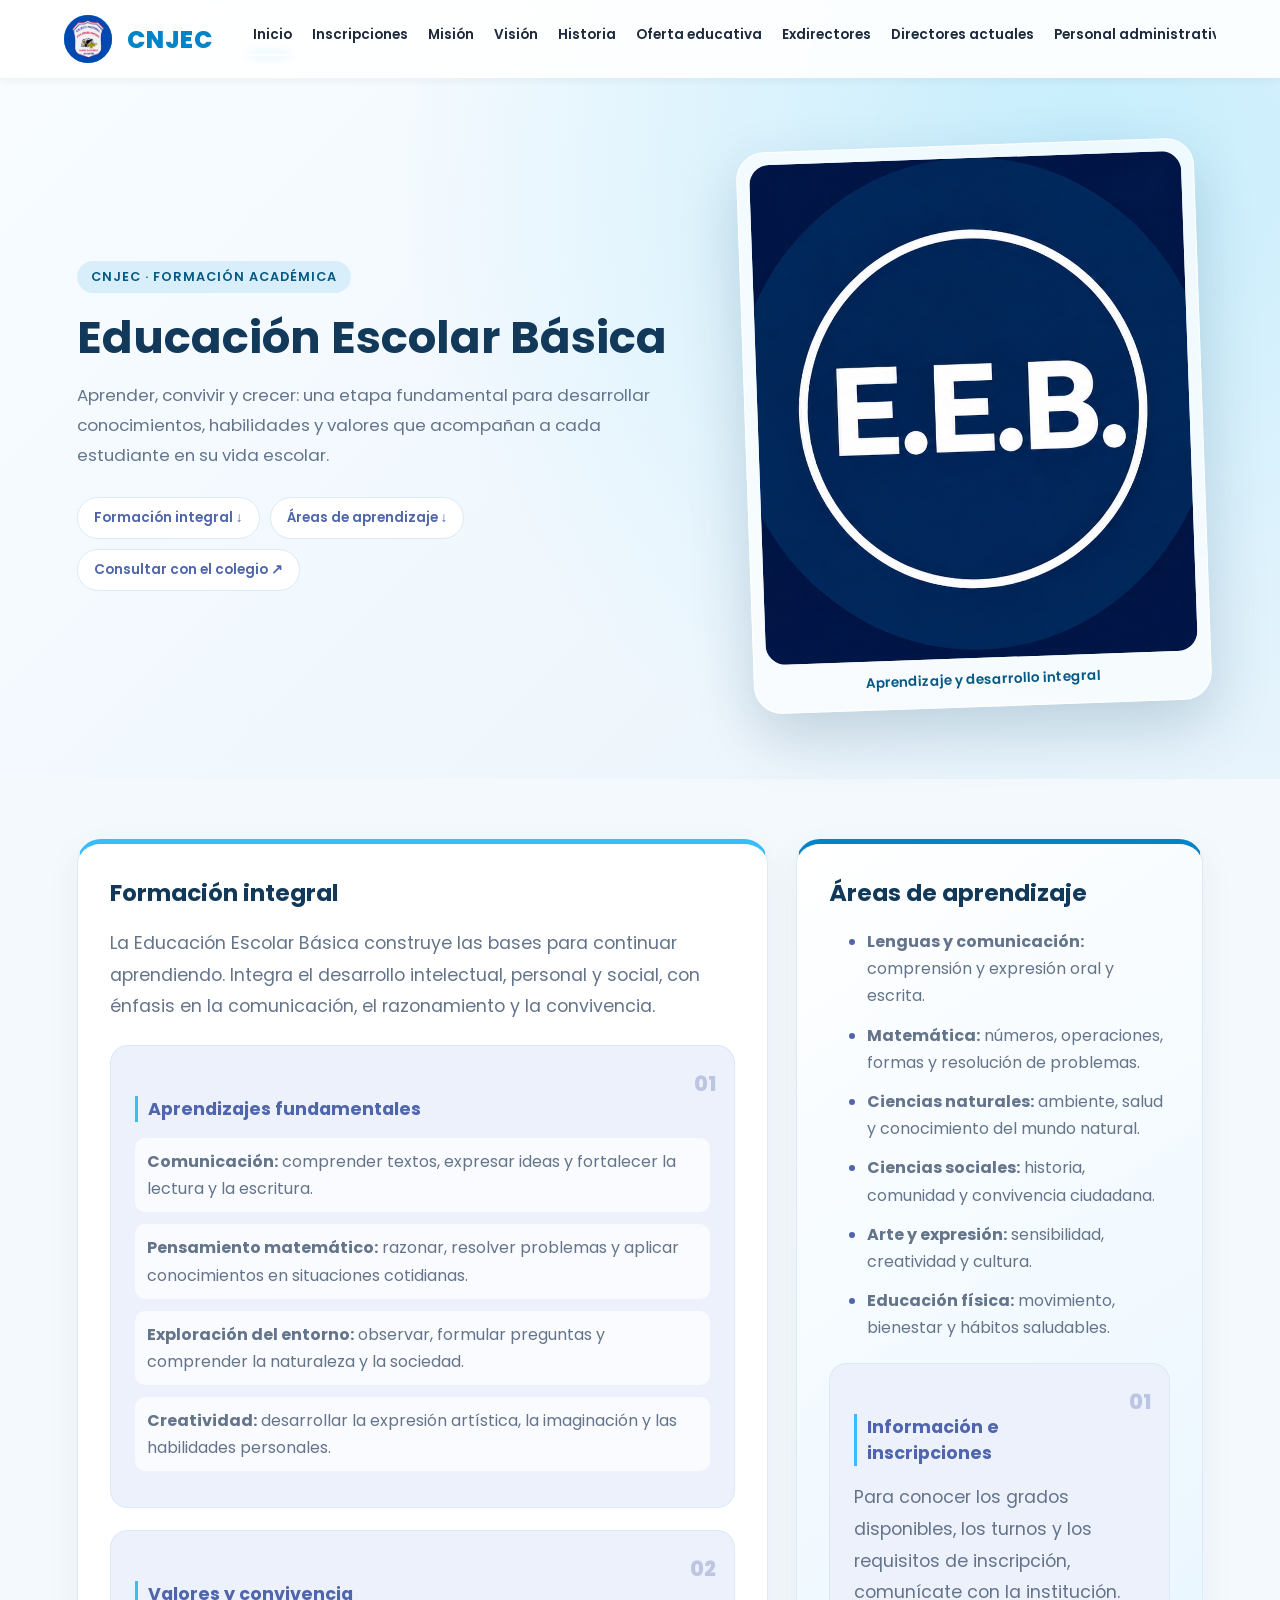
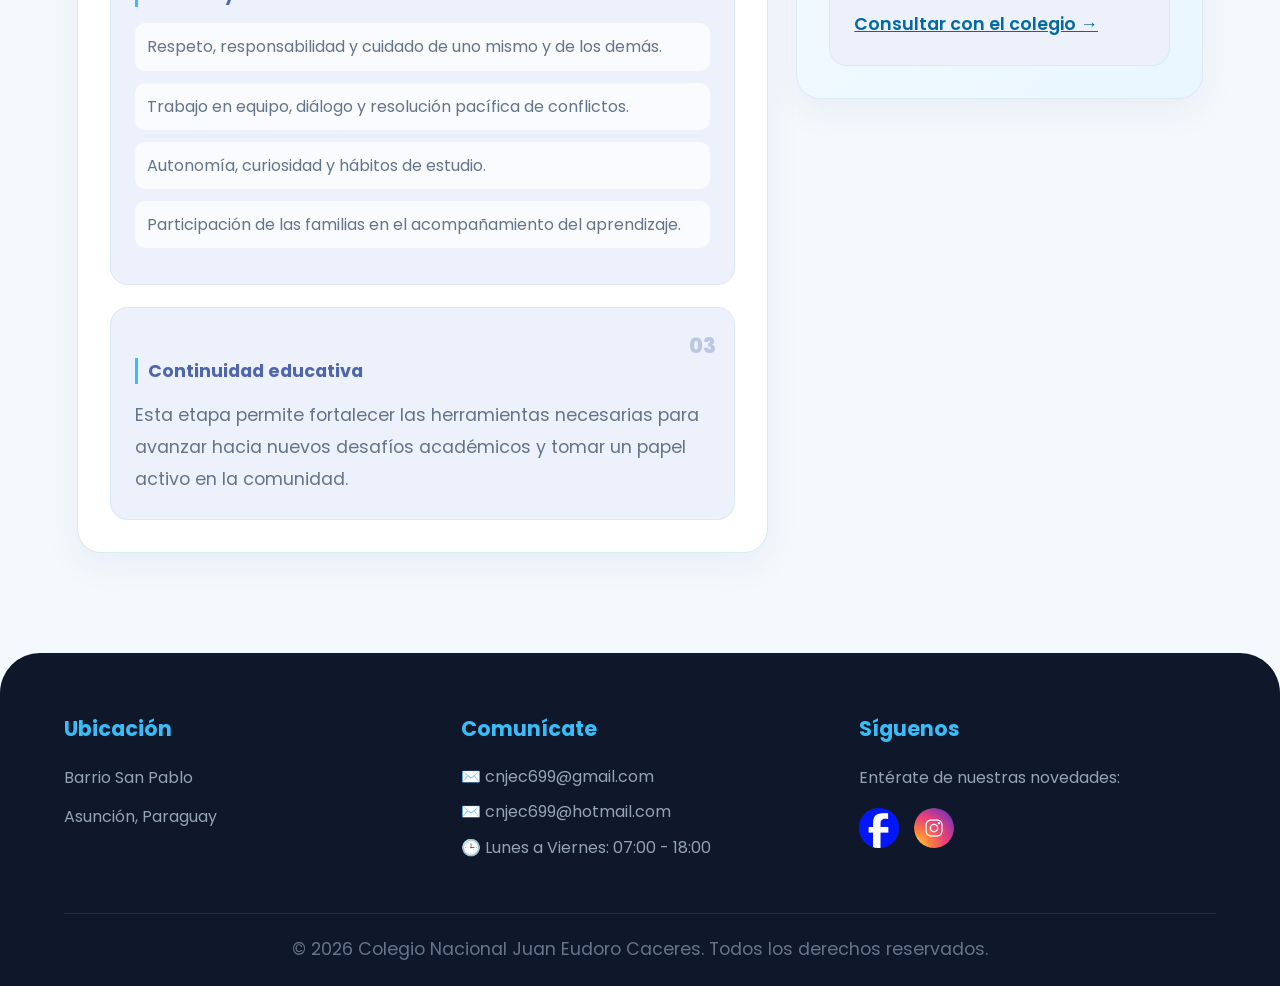
<file: EEB.html>
<!DOCTYPE html>
<html lang="es">
<head>
    <meta charset="UTF-8" />
    <meta name="viewport" content="width=device-width, initial-scale=1.0" />
    <title>CNJEC - Educación Escolar Básica</title>
    <link href="https://fonts.googleapis.com/css2?family=Poppins:wght@300;400;600;800&display=swap" rel="stylesheet" />
    <style>
        :root {
            --azul-claro: #e0f2fe;
            --azul-medio: #38bdf8;
            --azul-fuerte: #0284c7;
            --azul-muy-oscuro: #0f172a;
            --blanco: #ffffff;
            --texto-oscuro: #1e293b;
            --texto-claro: #64748b;
        }

        * {
            margin: 0;
            padding: 0;
            box-sizing: border-box;
            font-family: 'Poppins', sans-serif;
            scroll-behavior: smooth;
        }

        body {
            background-color: var(--blanco);
            color: var(--texto-oscuro);
            overflow-x: hidden;
        }

        header {
            position: fixed;
            top: 0;
            width: 100%;
            background: rgba(255, 255, 255, 0.9);
            backdrop-filter: blur(10px);
            box-shadow: 0 2px 10px rgba(0, 0, 0, 0.05);
            z-index: 1000;
            display: flex;
            justify-content: space-between;
            align-items: center;
            padding: 15px 5%;
        }

        .logo-container {
            display: flex;
            align-items: center;
            gap: 15px;
        }

        .logo-img-wrap {
            width: 48px;
            height: 48px;
            border-radius: 50%;
            display: flex;
            align-items: center;
            justify-content: center;
            background: linear-gradient(135deg, var(--azul-medio), var(--azul-fuerte));
            position: relative;
            overflow: hidden;
            flex: 0 0 auto;
        }

        .logo-img-wrap::before {
            content: '';
            position: absolute;
            inset: -12px;
            background: radial-gradient(circle at center, rgba(224, 242, 254, 0.9) 0%, rgba(56, 189, 248, 0.3) 40%, rgba(56, 189, 248, 0) 70%);
            filter: blur(6px);
            z-index: 0;
            pointer-events: none;
        }

        .logo-img {
            width: 100%;
            height: 100%;
            display: block;
            position: relative;
            z-index: 2;
            filter: drop-shadow(0 0 8px rgba(2, 132, 199, 0.35));
        }

        .logo-fallback {
            display: none;
            width: 100%;
            height: 100%;
            align-items: center;
            justify-content: center;
            text-align: center;
            color: #ffffff;
            font-weight: 800;
            font-size: 14px;
            letter-spacing: 0.5px;
            position: relative;
            z-index: 2;
            padding: 0 4px;
        }

        .logo-container h1 {
            color: var(--azul-fuerte);
            font-size: 1.5rem;
            font-weight: 800;
            letter-spacing: 1px;
        }

        .menu-btn {
            cursor: pointer;
            display: flex;
            flex-direction: column;
            gap: 5px;
            z-index: 1001;
        }

        .menu-btn div {
            width: 30px;
            height: 3px;
            background-color: var(--azul-fuerte);
            transition: all 0.3s ease;
        }

        nav {
            position: fixed;
            top: 0;
            right: -100%;
            width: 300px;
            height: 100vh;
            background-color: var(--blanco);
            box-shadow: -5px 0 15px rgba(0, 0, 0, 0.1);
            display: flex;
            flex-direction: column;
            justify-content: center;
            align-items: center;
            gap: 30px;
            transition: right 0.4s cubic-bezier(0.77, 0, 0.175, 1);
            z-index: 999;
        }

        nav.active {
            right: 0;
        }

        nav a {
            text-decoration: none;
            color: var(--texto-oscuro);
            font-size: 1.2rem;
            font-weight: 600;
            transition: color 0.3s;
        }

        nav a:hover {
            color: var(--azul-medio);
        }

        section {
            padding: 100px 5%;
        }

        .intro {
            padding-top: 130px;
            background: radial-gradient(circle at top right, var(--azul-claro), var(--blanco));
        }

        h2 {
            font-size: 2.4rem;
            color: var(--azul-fuerte);
            margin-bottom: 15px;
        }

        p {
            font-size: 1.1rem;
            line-height: 1.8;
            color: var(--texto-claro);
        }

        .cards-bridge {
            display: flex;
            align-items: stretch;
            gap: 0;
            width: 100%;
        }

        .cards-bridge .card--main {
            flex: 1 1 auto;
            min-width: 0;
            border-top-right-radius: 10px;
            border-bottom-right-radius: 10px;
        }

        .cards-bridge .card--side {
            flex: 0 0 auto;
            width: max-content;
            max-width: min(100%, 400px);
            align-self: flex-start;
            border-top-left-radius: 10px;
            border-bottom-left-radius: 10px;
        }

        .card-bridge {
            flex: 0 0 56px;
            align-self: center;
            z-index: 2;
            margin: 0 -8px;
            height: 88px;
            pointer-events: none;
        }

        .card-bridge svg {
            width: 100%;
            height: 100%;
            display: block;
            filter: drop-shadow(0 8px 18px rgba(2, 132, 199, 0.1));
        }

        .card {
            background: var(--blanco);
            padding: 28px;
            border-radius: 18px;
            box-shadow: 0 10px 30px rgba(2, 132, 199, 0.08);
            border: 1px solid rgba(224, 242, 254, 0.8);
        }

        .card h3 {
            color: var(--azul-fuerte);
            margin-bottom: 8px;
            font-size: 1.25rem;
        }

        .card h4 {
            color: var(--texto-oscuro);
            font-size: 1rem;
            margin: 14px 0 6px;
        }

        .card ul {
            margin: 0 0 8px 18px;
            padding: 0;
        }

        .card li {
            color: var(--texto-claro);
            line-height: 1.7;
            margin-bottom: 6px;
        }

        footer {
            background-color: var(--azul-muy-oscuro);
            color: var(--blanco);
            padding: 60px 5% 20px;
            margin-top: 40px;
            border-top-left-radius: 40px;
            border-top-right-radius: 40px;
        }

        .footer-grid {
            display: grid;
            grid-template-columns: repeat(auto-fit, minmax(250px, 1fr));
            gap: 40px;
            margin-bottom: 40px;
        }

        .footer-col h4 {
            color: var(--azul-medio);
            font-size: 1.3rem;
            margin-bottom: 20px;
        }

        .footer-col p,
        .footer-col a {
            color: #94a3b8;
            font-size: 1rem;
            margin-bottom: 10px;
            display: block;
            text-decoration: none;
        }

        .footer-col a:hover {
            color: var(--blanco);
        }

        .redes-sociales {
            display: flex;
            gap: 15px;
            margin-top: 15px;
        }

        .redes-sociales a {
            width: 40px;
            height: 40px;
            background-color: rgba(255, 255, 255, 0.1);
            border-radius: 50%;
            display: flex;
            align-items: center;
            justify-content: center;
            font-size: 0.9rem;
            transition: all 0.3s;
        }

        .redes-sociales a:hover {
            background-color: var(--azul-medio);
            color: var(--blanco);
            transform: translateY(-3px);
        }

        .copyright {
            text-align: center;
            padding-top: 20px;
            border-top: 1px solid rgba(255, 255, 255, 0.1);
            color: #64748b;
            font-size: 0.9rem;
        }

        @media (max-width: 768px) {
            .cards-bridge {
                flex-direction: column;
                align-items: stretch;
            }

            .cards-bridge .card--main,
            .cards-bridge .card--side {
                width: 100%;
                max-width: none;
                border-radius: 18px;
            }

            .card-bridge {
                flex: 0 0 auto;
                width: 88px;
                height: 56px;
                margin: -6px auto;
                transform: rotate(90deg);
            }

            h2 {
                font-size: 1.9rem;
            }
            footer {
                border-radius: 0;
            }
        }
    </style>
    <link rel="stylesheet" href="site-effects.css" />
    <link rel="stylesheet" href="course-design.css" />
    <link rel="stylesheet" href="navigation-menu.css?v=1" />
</head>
<body class="course-page course-basic">
    <header>
        <a class="logo-container" href="index.html#inicio" aria-label="CNJEC — volver al inicio">
            <div class="logo-img-wrap">
                <img
                    class="logo-img"
                    src="logo.png"
                    alt="Logo CNJEC"
                    loading="eager"
                    onerror="this.style.display='none'; document.getElementById('logo-fallback-social').style.display='flex';"
                />
                <span id="logo-fallback-social" class="logo-fallback" aria-hidden="true">CNJEC</span>
            </div>
            <h1>CNJEC</h1>
        </a>

        <button type="button" class="scroll-menu-toggle" aria-controls="navMenu" aria-expanded="false" aria-label="Abrir menú"><span aria-hidden="true"></span><span aria-hidden="true"></span><span aria-hidden="true"></span></button>

        <nav id="navMenu" aria-label="Navegación principal">
            <a href="index.html#inicio" class="nav-link">Inicio</a>
            <a href="index.html#inscripciones" class="nav-link">Inscripciones</a>
            <a href="index.html#mision" class="nav-link">Misión</a>
            <a href="index.html#vision" class="nav-link">Visión</a>
            <a href="index.html#historia" class="nav-link">Historia</a>
            <a href="index.html#enfasis" class="nav-link">Oferta educativa</a>
            <a href="index.html#ex-directores" class="nav-link">Exdirectores</a>
            <a href="index.html#directores-actuales" class="nav-link">Directores actuales</a>
            <a href="index.html#personal-administrativo" class="nav-link">Personal administrativo</a>
            <a href="index.html#ubicacion" class="nav-link">Ubicación</a>
            <a href="Actividades.html" class="nav-link" target="_blank" rel="noopener noreferrer" aria-label="Actividades (abre en una pestaña nueva)">Actividades</a>
            <a href="Identidad.html" class="nav-link">Identidad</a>
            <a href="App.html" class="nav-link">APP</a>
            <a href="#contactos" class="nav-link">Contactos</a>
        </nav>
    </header>

    <section class="intro" id="eeb">
        <div class="course-intro-copy"><span class="course-label">CNJEC · FORMACIÓN ACADÉMICA</span>
        <h2>Educación Escolar Básica</h2>
        <p>Aprender, convivir y crecer: una etapa fundamental para desarrollar conocimientos, habilidades y valores que acompañan a cada estudiante en su vida escolar.</p><div class="course-shortcuts" aria-label="Accesos al contenido"><a href="#course-block-1">Formación integral ↓</a><a href="#course-block-2">Áreas de aprendizaje ↓</a><a href="#contactos">Consultar con el colegio ↗</a></div>
            </div>
        <figure class="course-visual"><img src="images/logo-E.E.B.png" alt="Imagen de Educación Escolar Básica" width="800" height="500" decoding="async" /><figcaption>Aprendizaje y desarrollo integral</figcaption></figure>
    </section>

    <section id="enfoque">
        <div class="cards-bridge">
            <article class="card card--main" id="course-block-1">
                <h3>Formación integral</h3>
                <p>La Educación Escolar Básica construye las bases para continuar aprendiendo. Integra el desarrollo intelectual, personal y social, con énfasis en la comunicación, el razonamiento y la convivencia.</p>
                <div class="course-module"><span class="course-module-number" aria-hidden="true">01</span><h4>Aprendizajes fundamentales</h4>
                <ul>
                    <li><strong>Comunicación:</strong> comprender textos, expresar ideas y fortalecer la lectura y la escritura.</li>
                    <li><strong>Pensamiento matemático:</strong> razonar, resolver problemas y aplicar conocimientos en situaciones cotidianas.</li>
                    <li><strong>Exploración del entorno:</strong> observar, formular preguntas y comprender la naturaleza y la sociedad.</li>
                    <li><strong>Creatividad:</strong> desarrollar la expresión artística, la imaginación y las habilidades personales.</li>
                </ul>
                </div><div class="course-module"><span class="course-module-number" aria-hidden="true">02</span><h4>Valores y convivencia</h4>
                <ul>
                    <li>Respeto, responsabilidad y cuidado de uno mismo y de los demás.</li>
                    <li>Trabajo en equipo, diálogo y resolución pacífica de conflictos.</li>
                    <li>Autonomía, curiosidad y hábitos de estudio.</li>
                    <li>Participación de las familias en el acompañamiento del aprendizaje.</li>
                </ul>
                </div><div class="course-module"><span class="course-module-number" aria-hidden="true">03</span><h4>Continuidad educativa</h4>
                <p>Esta etapa permite fortalecer las herramientas necesarias para avanzar hacia nuevos desafíos académicos y tomar un papel activo en la comunidad.</p>
            </div></article>
            <article class="card card--side" id="course-block-2">
                <h3>Áreas de aprendizaje</h3>
                <ul>
                    <li><strong>Lenguas y comunicación:</strong> comprensión y expresión oral y escrita.</li>
                    <li><strong>Matemática:</strong> números, operaciones, formas y resolución de problemas.</li>
                    <li><strong>Ciencias naturales:</strong> ambiente, salud y conocimiento del mundo natural.</li>
                    <li><strong>Ciencias sociales:</strong> historia, comunidad y convivencia ciudadana.</li>
                    <li><strong>Arte y expresión:</strong> sensibilidad, creatividad y cultura.</li>
                    <li><strong>Educación física:</strong> movimiento, bienestar y hábitos saludables.</li>
                </ul>
                <div class="course-module"><span class="course-module-number" aria-hidden="true">01</span><h4>Información e inscripciones</h4>
                <p>Para conocer los grados disponibles, los turnos y los requisitos de inscripción, comunícate con la institución.</p>
                <p><a href="#contactos">Consultar con el colegio →</a></p>
            </div></article>
        </div>
    </section>

    <footer id="contactos">
        <div class="footer-grid">
            <div class="footer-col">
                <h4>Ubicación</h4>
                <p>Barrio San Pablo</p>
                <p>Asunción, Paraguay</p>
            </div>

            <div class="footer-col">
                <h4>Comunícate</h4>
                <a href="mailto:cnjec699@gmail.com">✉️ cnjec699@gmail.com</a>
                <a href="mailto:cnjec699@hotmail.com">✉️ cnjec699@hotmail.com</a>
                <p>🕒 Lunes a Viernes: 07:00 - 18:00</p>
            </div>

            <div class="footer-col">
                <h4>Síguenos</h4>
                <p>Entérate de nuestras novedades:</p>
                <div class="redes-sociales">
                    <a href="https://www.facebook.com/p/Colegio-Nacional-Juan-Eudoro-Cáceres-100085972837954/" title="Facebook" target="_blank" rel="noopener noreferrer"><img src="images/Facebook.jpg" alt="Facebook" loading="lazy" width="40" height="40" /></a>
                    <a href="https://www.instagram.com/c.n.j.e.c/" title="Instagram" target="_blank" rel="noopener noreferrer"><img src="images/IG.jpg" alt="Instagram" loading="lazy" width="40" height="40" /></a>
                </div>
            </div>
        </div>

        <div class="copyright">
            <p>&copy; 2026 Colegio Nacional Juan Eudoro Caceres. Todos los derechos reservados.</p>
        </div>
    </footer>

    <script src="site-effects.js?v=2" defer></script>
    <script src="course-design.js" defer></script>
</body>
</html>
</file>
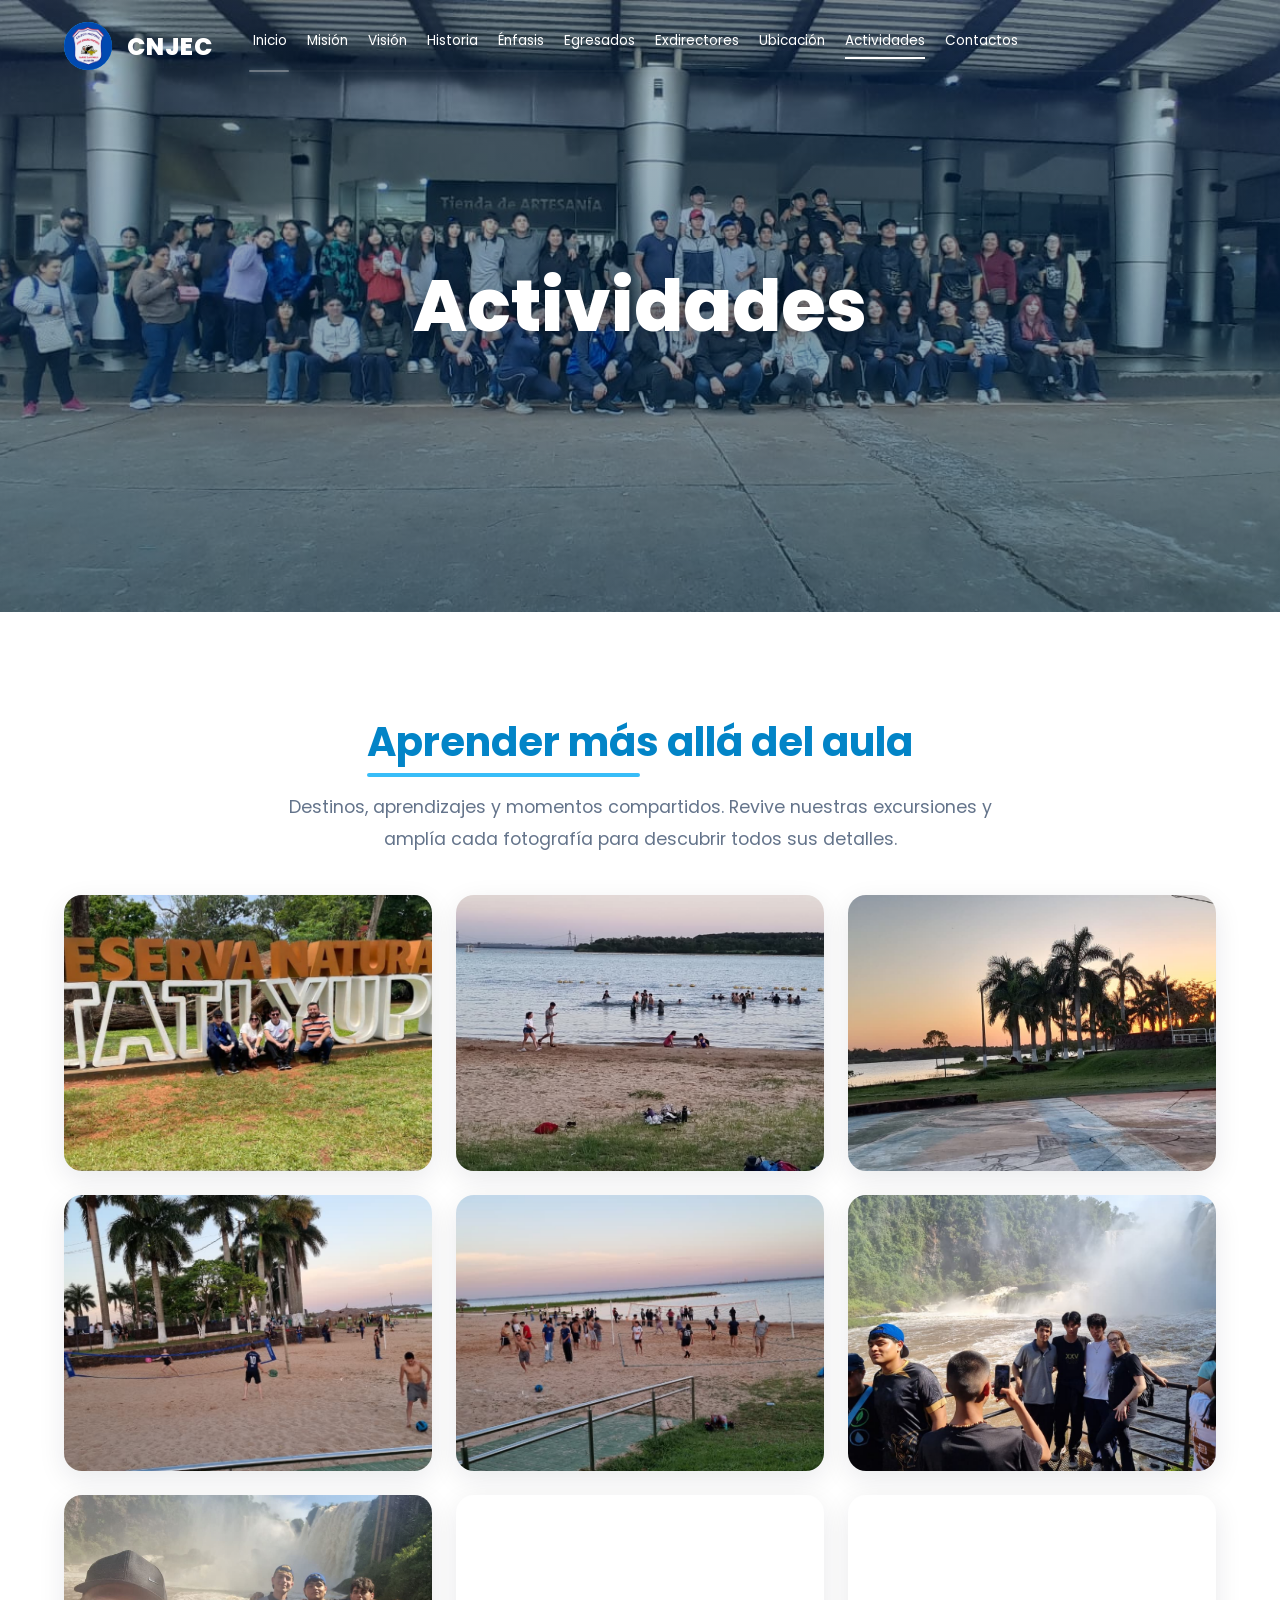
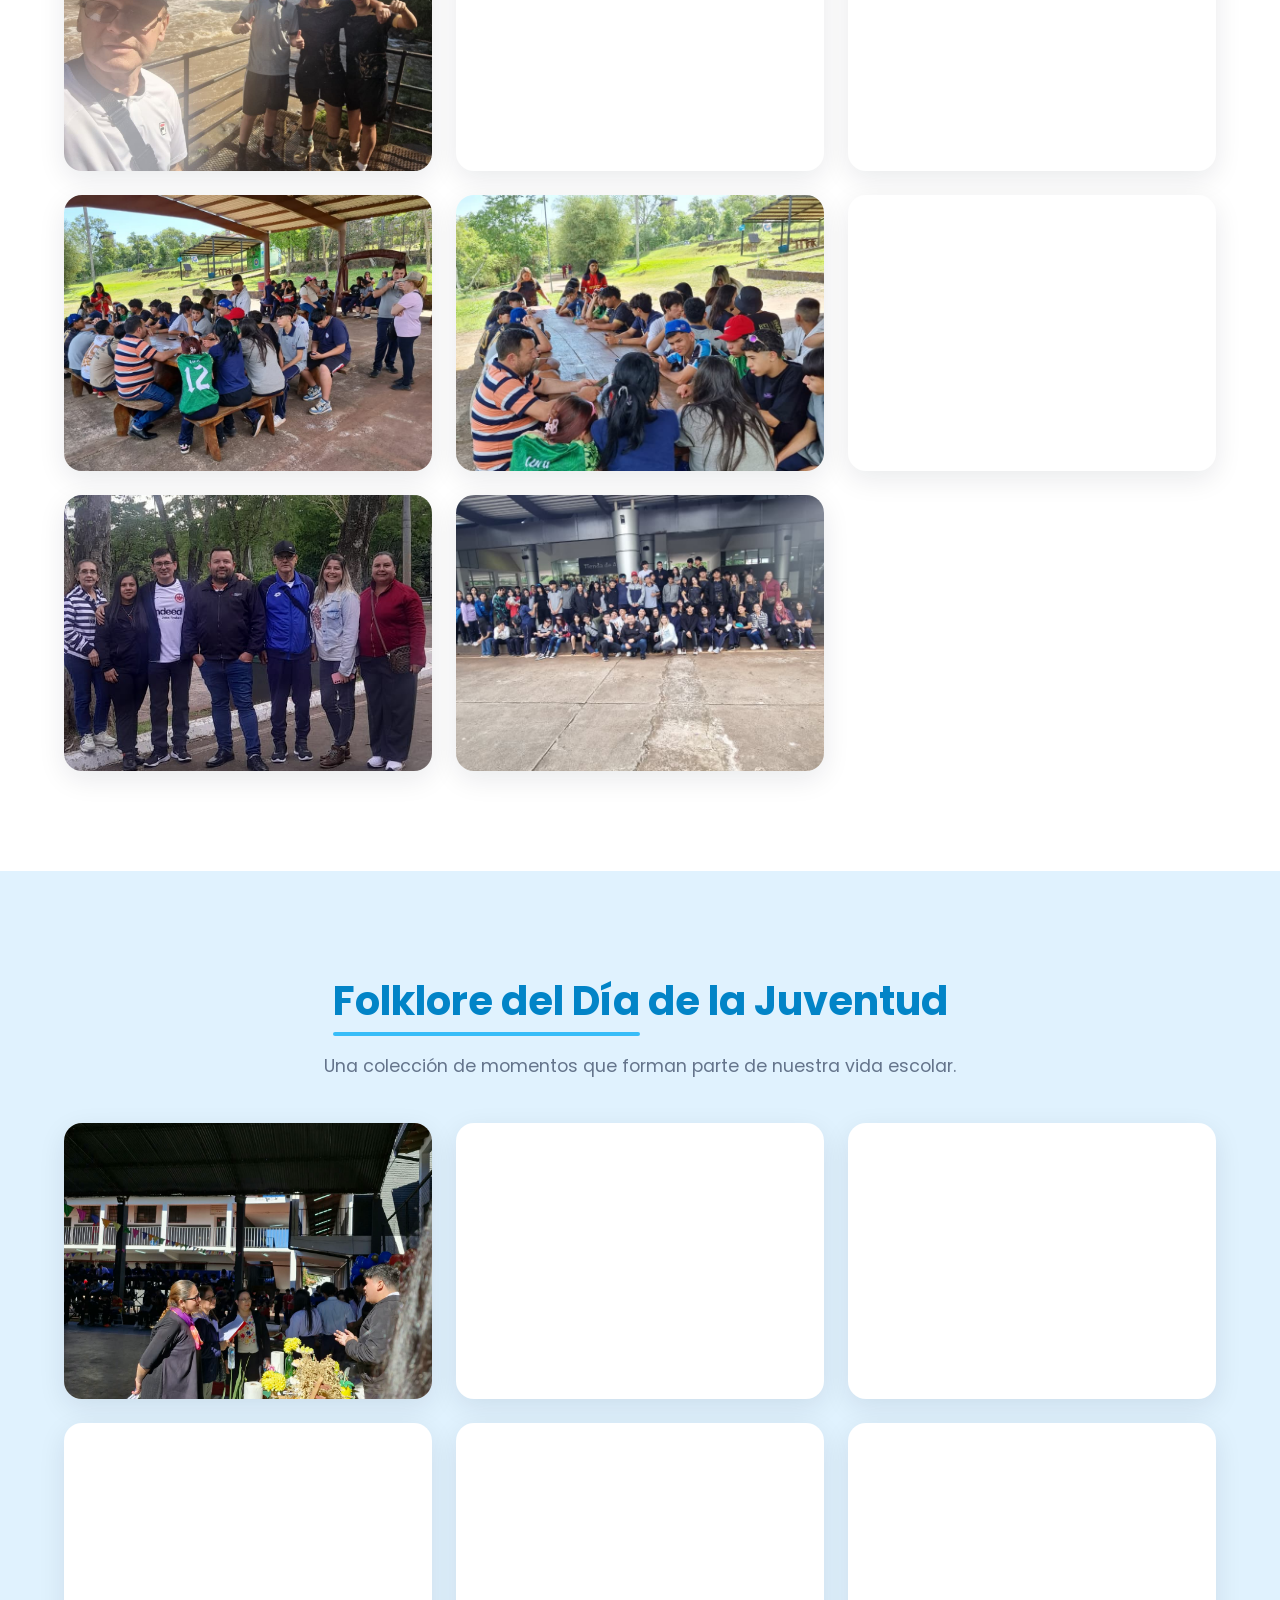
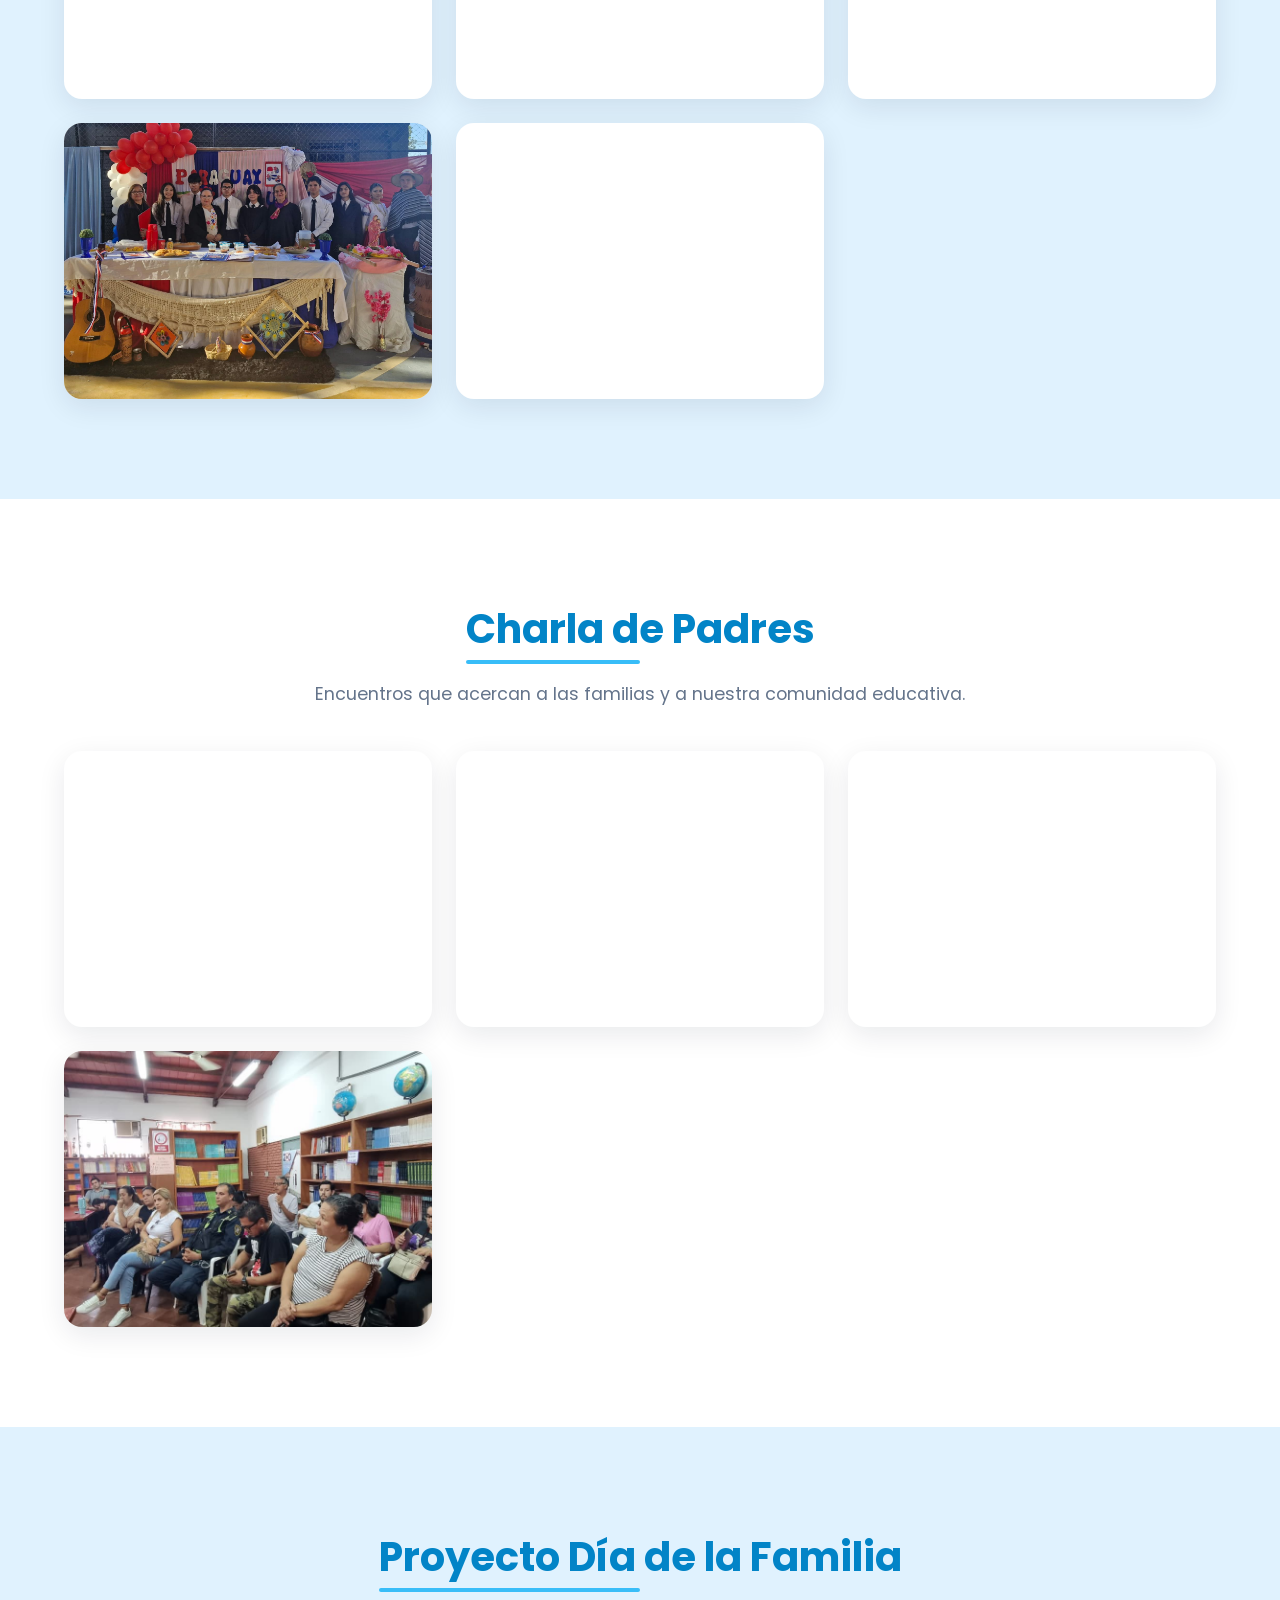
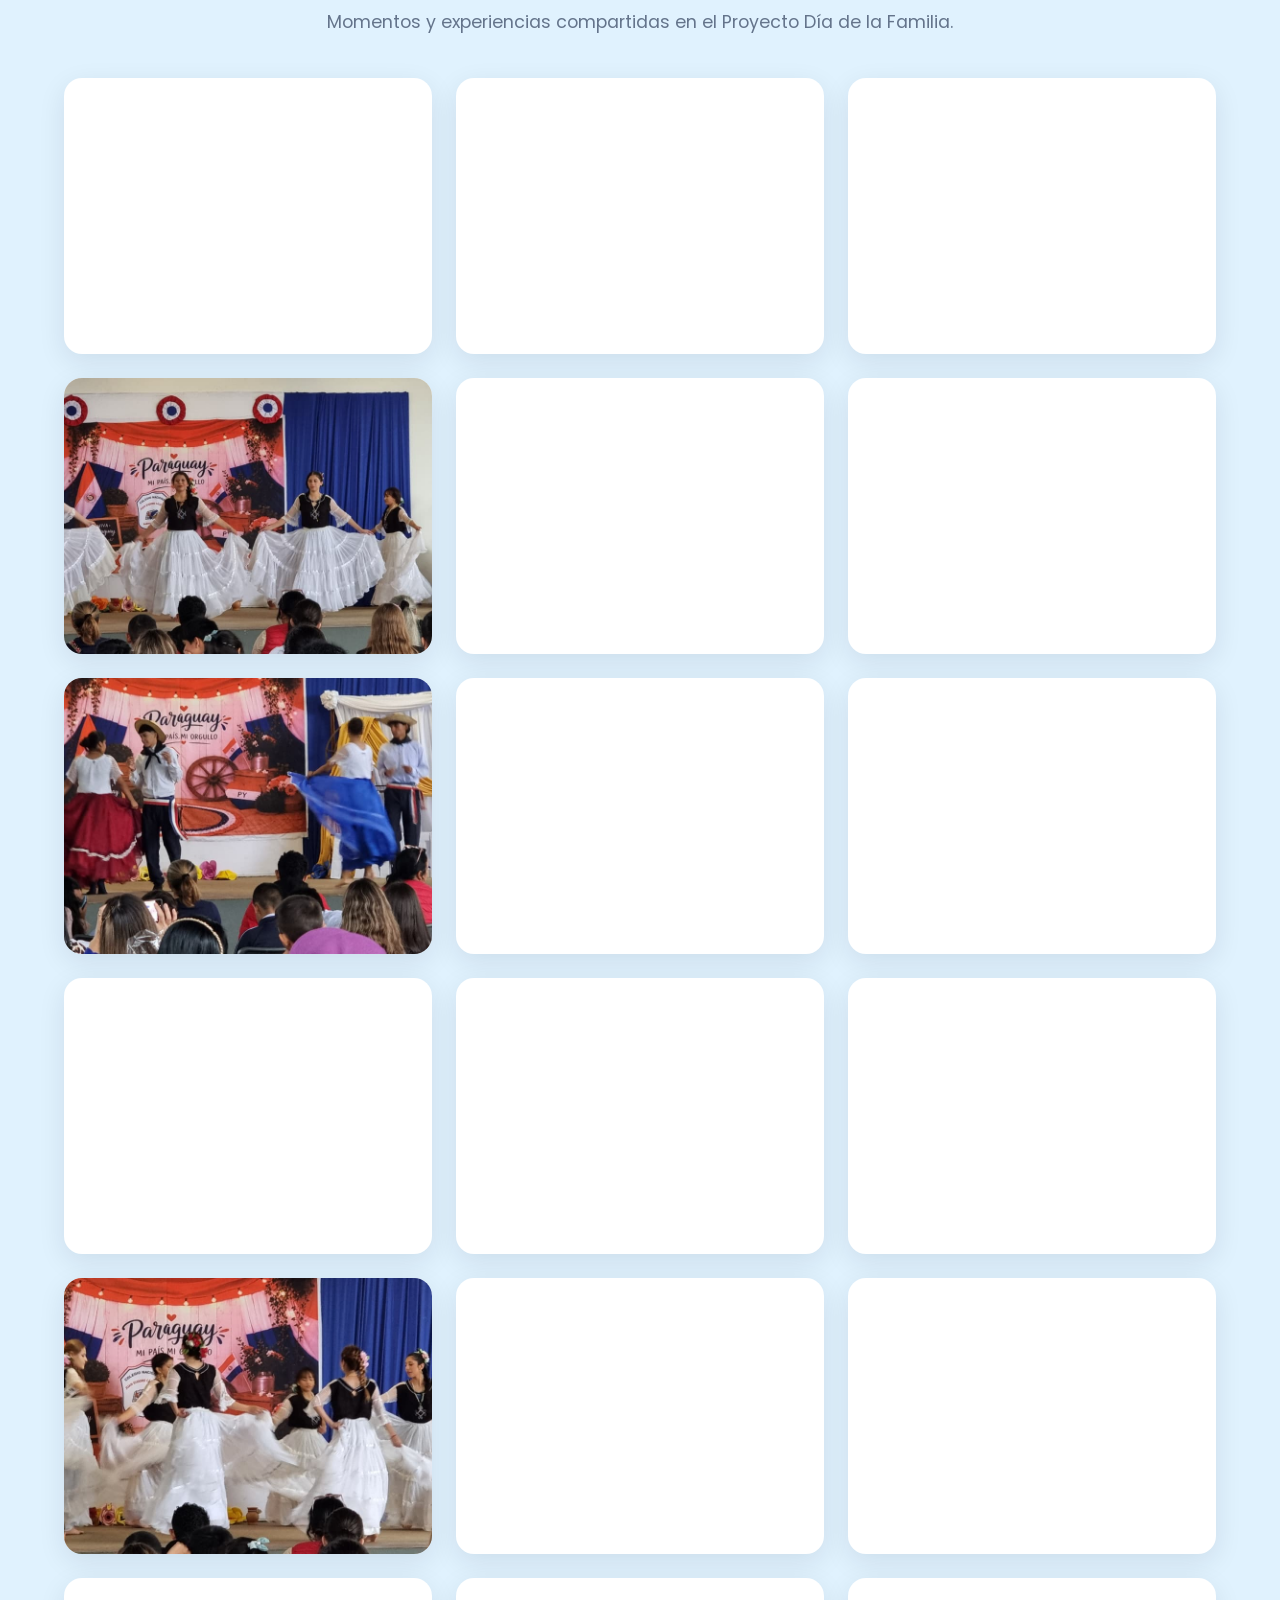
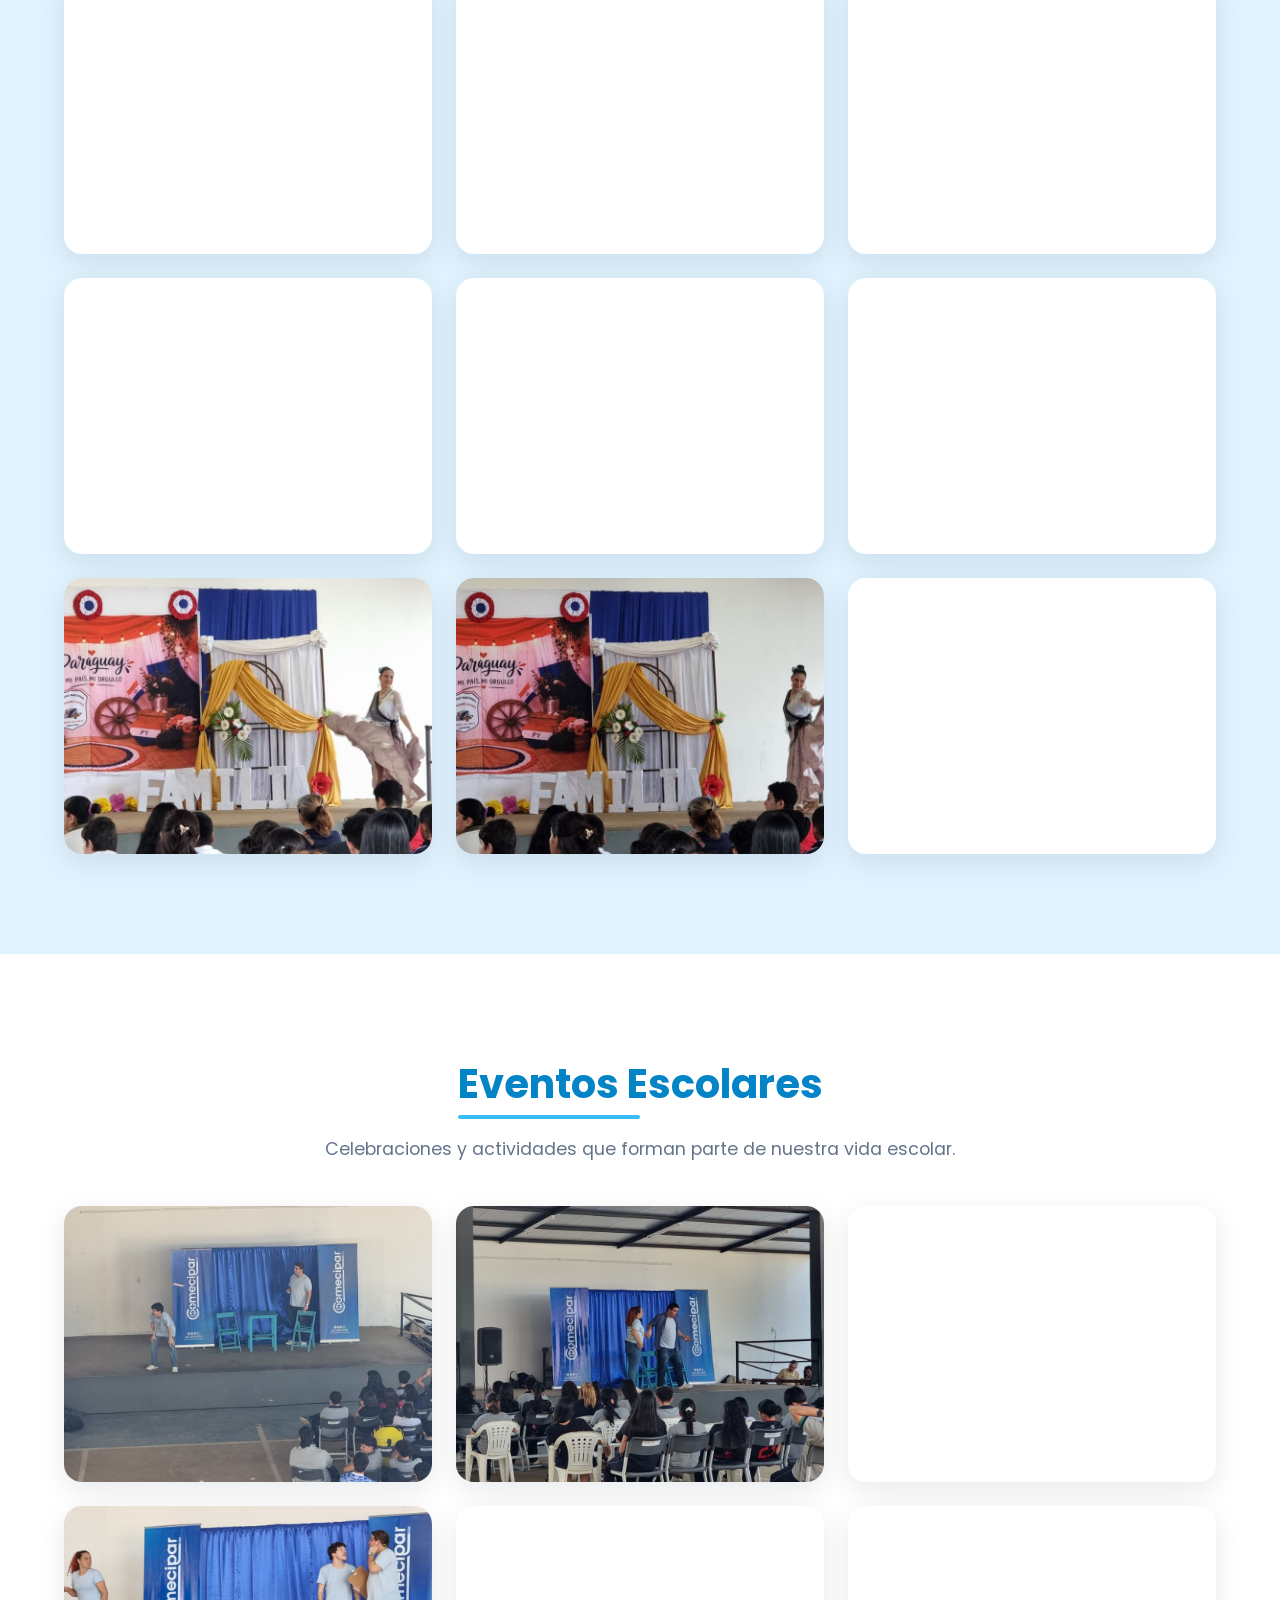
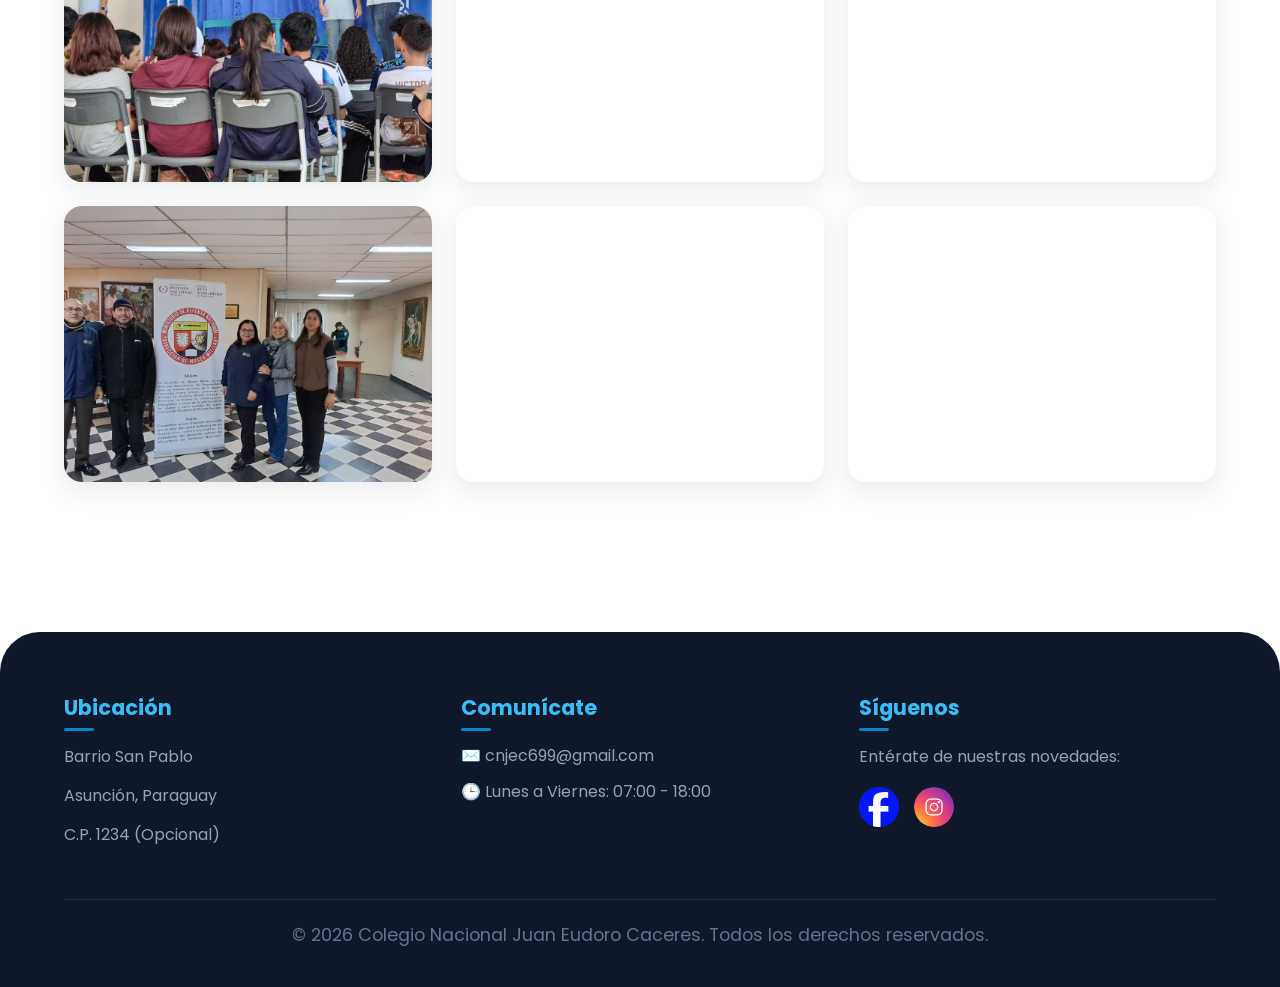
<file: Excursiones.html>
<!DOCTYPE html>
<html lang="es">
<head>
    <meta charset="UTF-8">
    <meta name="viewport" content="width=device-width, initial-scale=1.0">
    <title>Actividades - CNJEC</title>
    <link href="https://fonts.googleapis.com/css2?family=Poppins:wght@300;400;600;800&display=swap" rel="stylesheet">
    <style>
        /* Variables de color */
        :root {
            --azul-claro: #e0f2fe;
            --azul-medio: #38bdf8;
            --azul-fuerte: #0284c7;
            --azul-muy-oscuro: #0f172a;
            --blanco: #ffffff;
            --texto-oscuro: #1e293b;
            --texto-claro: #64748b;
        }

        /* Reseteo básico */
        * {
            margin: 0;
            padding: 0;
            box-sizing: border-box;
            font-family: 'Poppins', sans-serif;
            scroll-behavior: smooth;
        }

        body {
            background-color: var(--blanco);
            color: var(--texto-oscuro);
            overflow-x: hidden;
        }

        /* Barra de navegación */
        header {
            position: fixed;
            top: 0;
            width: 100%;
            background: transparent;
            transition: background 0.25s ease, box-shadow 0.25s ease;
            box-shadow: none;
            z-index: 1000;
            display: flex;
            justify-content: space-between;
            align-items: center;
            padding: 15px 5%;
        }

        .logo-container {
            display: flex;
            align-items: center;
            gap: 15px;
        }

        .logo-img-wrap {
            width: 48px;
            height: 48px;
            border-radius: 50%;
            display: flex;
            align-items: center;
            justify-content: center;
            background: linear-gradient(135deg, var(--azul-medio), var(--azul-fuerte));
            position: relative;
            overflow: hidden;
            flex: 0 0 auto;
        }

        .logo-img-wrap::before {
            content: '';
            position: absolute;
            inset: -12px;
            background: radial-gradient(circle at center, rgba(224, 242, 254, 0.9) 0%, rgba(56, 189, 248, 0.3) 40%, rgba(56, 189, 248, 0) 70%);
            filter: blur(6px);
            z-index: 0;
            pointer-events: none;
        }

        .logo-img {
            width: 100%;
            height: 100%;
            display: block;
            position: relative;
            z-index: 2;
            filter: drop-shadow(0 0 8px rgba(2, 132, 199, 0.35));
        }

        .logo-fallback {
            display: none;
            width: 100%;
            height: 100%;
            align-items: center;
            justify-content: center;
            text-align: center;
            color: #ffffff;
            font-weight: 800;
            font-size: 14px;
            letter-spacing: 0.5px;
            position: relative;
            z-index: 2;
            padding: 0 4px;
        }

        .logo-container h1 {
            color: var(--blanco);
            font-size: 1.5rem;
            font-weight: 800;
            letter-spacing: 1px;
        }

        header.scrolled {
            background: rgba(3, 49, 77, 0.94);
            box-shadow: 0 2px 12px rgba(0, 0, 0, 0.12);
        }

        nav {
            display: flex;
            align-items: center;
            justify-content: flex-end;
            gap: clamp(16px, 3vw, 40px);
        }

        nav a {
            color: var(--blanco);
            text-decoration: none;
            font-size: 0.95rem;
            font-weight: 400;
            padding: 8px 0;
            border-bottom: 2px solid transparent;
        }

        nav a:hover, nav a:focus-visible, nav a[aria-current="location"], nav a[aria-current="page"] {
            border-bottom-color: var(--blanco);
        }

        section, footer { scroll-margin-top: 125px; }

        @media (max-width: 640px) {
            header { flex-wrap: wrap; gap: 8px; padding: 12px 5%; }
            .logo-img-wrap { width: 36px; height: 36px; }
            .logo-container h1 { font-size: 1.2rem; }
            nav { width: 100%; display: grid; grid-template-columns: repeat(3, 1fr); gap: 4px 12px; text-align: center; }
            nav a { font-size: 0.75rem; }
        }
        /* Sección Hero */
        .hero {
            height: 100vh;
            display: flex;
            align-items: center;
            padding: 0 5%;
            background: radial-gradient(circle at top right, var(--azul-claro), var(--blanco));
            position: relative;
            overflow: hidden;
        }

        .hero::before {
            content: '';
            position: absolute;
            inset: 0;
            background: linear-gradient(rgba(2, 132, 199, 0.48), rgba(2, 132, 199, 0.15)), url('infraestructura.jpg') center / cover no-repeat;
            z-index: 0;
            pointer-events: none;


        }

        .hero-title-wrap {
            position: relative;
            width: 100%;
            display: flex;
            justify-content: center;
            z-index: 1;
        }

        .hero-watermark {
            position: absolute;
            left: 50%;
            bottom: -30px;
            transform: translateX(-50%);
            width: 260px;
            max-width: 60vw;
            opacity: 0.12;
            z-index: 0;
            pointer-events: none;
            color: var(--azul-fuerte);
            -webkit-mask-image: radial-gradient(closest-side, rgba(0,0,0,0.95) 0%, rgba(0,0,0,0.55) 45%, rgba(0,0,0,0) 74%);
            mask-image: radial-gradient(closest-side, rgba(0,0,0,0.95) 0%, rgba(0,0,0,0.55) 45%, rgba(0,0,0,0) 74%);
        }

        .hero-watermark-img {
            width: 100%;
            height: auto;
            display: block;
            object-fit: contain;
        }

        .hero-watermark-fallback {
            display: none;
            width: 100%;
            text-align: center;
            font-weight: 800;
            letter-spacing: 6px;
            font-size: 86px;
            line-height: 1;
        }

        .hero-title {
            position: relative;
            z-index: 1;
            font-size: 4.5rem;
            font-weight: 800;
            line-height: 1.1;
            color: var(--azul-fuerte);
            max-width: 800px;
            background: -webkit-linear-gradient(45deg, var(--azul-fuerte), var(--azul-medio));
            -webkit-background-clip: text;
            background-clip: text;
            -webkit-text-fill-color: transparent;
            color: transparent;
            text-align: center;
        }

        /* Secciones Generales */
        section {
            padding: 100px 5%;
        }

        h3 {
            font-size: 2.5rem;
            color: var(--azul-fuerte);
            margin-bottom: 20px;
            position: relative;
            display: inline-block;
        }

        h3::after {
            content: '';
            position: absolute;
            left: 0;
            bottom: -5px;
            width: 50%;
            height: 4px;
            background-color: var(--azul-medio);
            border-radius: 2px;
        }

        p {
            font-size: 1.1rem;
            line-height: 1.8;
            color: var(--texto-claro);
            margin-bottom: 15px;
        }

        /* Misión y Visión */
        .grid-2 {
            display: grid;
            grid-template-columns: 1fr 1fr;
            gap: 40px;
        }

        .card {
            background: var(--blanco);
            padding: 40px;
            border-radius: 20px;
            box-shadow: 0 10px 30px rgba(2, 132, 199, 0.08);
            border: 1px solid rgba(224, 242, 254, 0.65);
            transition: transform 0.3s ease;
            position: relative;
            overflow: hidden;
        }

        .card::before {
            content: '';
            position: absolute;
            inset: -3px;
            background: linear-gradient(135deg, rgba(56, 189, 248, 0) 0%, rgba(56, 189, 248, 0.45) 40%, rgba(224, 242, 254, 0) 100%);
            filter: blur(10px);
            opacity: 0.35;
            z-index: 0;
            pointer-events: none;
        }

        .card > * {
            position: relative;
            z-index: 1;
        }

        .card:hover {
            transform: translateY(-10px);
        }

        /* Historia */
        .historia-bg {
            background-color: var(--azul-claro);
            border-radius: 30px;
            padding: 60px;
            margin: 50px 5%;
            position: relative;
            overflow: hidden;
        }

        .historia-bg::before {
            content: '';
            position: absolute;
            inset: -10px;
            background: radial-gradient(circle at top left, rgba(56, 189, 248, 0.35) 0%, rgba(56, 189, 248, 0) 55%);
            filter: blur(12px);
            opacity: 0.45;
            z-index: 0;
            pointer-events: none;
        }

        .historia-bg > * {
            position: relative;
            z-index: 1;
        }

        .historia-layout {
            display: grid;
            grid-template-columns: minmax(180px, 260px) minmax(0, 1fr);
            gap: clamp(28px, 5vw, 64px);
            align-items: start;
            margin-top: 28px;
        }

        .historia-retrato {
            position: relative;
            aspect-ratio: 248 / 360;
            overflow: hidden;
            border-radius: 18px;
            box-shadow: 0 16px 36px rgba(15, 23, 42, 0.16);
        }

        .historia-retrato img {
            position: absolute;
            width: 458.065%;
            max-width: none;
            height: auto;
            left: -24.194%;
            top: -16.667%;
        }

        .historia-foto figcaption {
            margin-top: 16px;
            text-align: center;
            color: var(--texto-claro);
            font-size: 0.9rem;
        }

        .historia-texto h4 {
            color: var(--azul-muy-oscuro);
            font-size: clamp(1.5rem, 3vw, 2rem);
            margin-bottom: 6px;
        }

        .historia-fechas {
            color: var(--azul-fuerte);
            font-weight: 600;
            margin-bottom: 24px;
        }

        .historia-texto p:not(.historia-fechas) {
            line-height: 1.85;
            margin-bottom: 16px;
        }

        @media (max-width: 768px) {
            .historia-layout { grid-template-columns: 1fr; }
            .historia-foto { width: min(100%, 240px); margin: 0 auto; }
        }

        .hitos {
            margin-top: 20px;
            padding-left: 20px;
            border-left: 3px solid var(--azul-medio);
        }

        /* Carrusel hero — Explora nuestros Énfasis */
        .enfasis-wrap {
            margin: 10px 5% 60px;
        }

        .enfasis-wrap > h2 {
            color: var(--azul-fuerte);
            font-size: 2rem;
            margin-bottom: 22px;
            font-weight: 800;
        }

        .hero-carousel {
            position: relative;
            width: 100%;
            max-width: 1200px;
            margin: 0 auto;
            min-height: min(420px, 70vh);
            border-radius: 16px;
            overflow: hidden;
            box-shadow: 0 20px 50px rgba(15, 23, 42, 0.18);
            background: #0f172a;
        }

        .hero-carousel__slide {
            position: absolute;
            inset: 0;
            opacity: 0;
            visibility: hidden;
            transition: opacity 0.55s ease, visibility 0.55s ease;
            display: flex;
            align-items: stretch;
        }

        .hero-carousel__slide.is-active {
            opacity: 1;
            visibility: visible;
            z-index: 1;
        }

        .hero-carousel__bg {
            position: absolute;
            inset: 0;
            background-size: cover;
            background-position: center;
            z-index: 0;
            overflow: hidden;
        }

        .hero-carousel__slide:nth-child(1) .hero-carousel__bg {
            background: linear-gradient(115deg, #0f172a 0%, #1e3a5f 45%, #0c4a6e 100%);
        }

        .hero-carousel__slide:nth-child(2) .hero-carousel__bg {
            background: linear-gradient(115deg, #0f172a 0%, #164e63 42%, #155e75 100%);
        }

        /* Logos de marca desvanecidos (detrás de la viñeta) */
        .hero-carousel__slide:nth-child(1) .hero-carousel__bg::before {
            content: '';
            position: absolute;
            inset: 0;
            background: url('images/logo-bti.png') no-repeat center center;
            background-size: cover;
            opacity: 0.22;
            pointer-events: none;
        }

        .hero-carousel__slide:nth-child(2) .hero-carousel__bg::before {
            content: '';
            position: absolute;
            inset: 0;
            background: url('images/logo-cs.png') no-repeat center center;
            background-size: cover;
            opacity: 0.22;
            pointer-events: none;
        }

        .hero-carousel__bg::after {
            content: '';
            position: absolute;
            inset: 0;
            z-index: 1;
            background: linear-gradient(90deg, rgba(15, 23, 42, 0.92) 0%, rgba(15, 23, 42, 0.55) 48%, rgba(15, 23, 42, 0.15) 100%);
        }

        .hero-carousel__inner {
            position: relative;
            z-index: 2;
            display: flex;
            flex-direction: column;
            justify-content: center;
            align-items: flex-start;
            width: 100%;
            max-width: 42%;
            padding: 48px 40px 56px 48px;
            color: #f8fafc;
        }

        .hero-carousel__logo-area {
            font-size: 1.75rem;
            font-weight: 800;
            letter-spacing: 0.02em;
            color: #fff;
            margin-bottom: 10px;
            line-height: 1.2;
        }

        .hero-carousel__meta {
            font-size: 0.85rem;
            color: rgba(248, 250, 252, 0.75);
            margin-bottom: 16px;
            line-height: 1.5;
        }

        .hero-carousel__desc {
            font-size: 0.95rem;
            line-height: 1.65;
            color: rgba(241, 245, 249, 0.88);
            margin-bottom: 24px;
            display: -webkit-box;
            -webkit-line-clamp: 4;
            line-clamp: 4;
            -webkit-box-orient: vertical;
            overflow: hidden;
        }

        .hero-carousel__actions {
            display: flex;
            flex-wrap: wrap;
            align-items: center;
            gap: 12px;
        }

        .hero-carousel__btn-primary {
            display: inline-flex;
            align-items: center;
            gap: 10px;
            padding: 14px 22px;
            border: none;
            border-radius: 4px;
            font-size: 0.8rem;
            font-weight: 700;
            letter-spacing: 0.06em;
            text-transform: uppercase;
            cursor: pointer;
            background: var(--azul-medio);
            color: #fff;
            text-decoration: none;
            transition: background 0.2s, transform 0.15s;
        }

        .hero-carousel__btn-primary:hover {
            background: var(--azul-fuerte);
        }

        .hero-carousel__btn-primary:active {
            transform: scale(0.98);
        }

        .hero-carousel__btn-primary svg {
            width: 18px;
            height: 18px;
            flex-shrink: 0;
        }

        .hero-carousel__arrow {
            position: absolute;
            top: 50%;
            transform: translateY(-50%);
            z-index: 3;
            width: 44px;
            height: 44px;
            border: none;
            border-radius: 4px;
            background: rgba(255, 255, 255, 0.12);
            color: rgba(255, 255, 255, 0.9);
            cursor: pointer;
            display: flex;
            align-items: center;
            justify-content: center;
            font-size: 1.5rem;
            line-height: 1;
            transition: background 0.2s;
        }

        .hero-carousel__arrow:hover {
            background: rgba(255, 255, 255, 0.22);
        }

        .hero-carousel__arrow--prev { left: 12px; }
        .hero-carousel__arrow--next { right: 12px; }

        .hero-carousel__dots {
            position: absolute;
            left: 48px;
            bottom: 20px;
            z-index: 3;
            display: flex;
            gap: 8px;
            align-items: center;
        }

        .hero-carousel__dot {
            width: 28px;
            height: 4px;
            border-radius: 2px;
            border: none;
            padding: 0;
            background: rgba(255, 255, 255, 0.35);
            cursor: pointer;
            transition: background 0.25s;
        }

        .hero-carousel__dot.is-active {
            background: var(--azul-medio);
            box-shadow: 0 0 12px rgba(56, 189, 248, 0.45);
        }

        .hero-carousel__dot:hover:not(.is-active) {
            background: rgba(255, 255, 255, 0.55);
        }

        /* Cuadro egresados */
        .egresados-wrap {
            margin: 0 5% 70px;
        }

        .egresados-wrap > h2 {
            color: var(--azul-fuerte);
            font-size: 2rem;
            margin-bottom: 22px;
            font-weight: 800;
        }

        .egresados-frame {
            width: 100%;
            max-width: 1200px;
            margin: 0 auto;
            border-radius: 24px;
            overflow: hidden;
            background: linear-gradient(145deg, #f8fafc 0%, #e0f2fe 42%, #f1f5f9 100%);
            border: 1px solid rgba(56, 189, 248, 0.22);
            box-shadow:
                0 4px 6px -1px rgba(2, 132, 199, 0.06),
                0 24px 48px -12px rgba(15, 23, 42, 0.12),
                inset 0 1px 0 rgba(255, 255, 255, 0.85);
        }

        .egresados-frame__img {
            display: block;
            width: 100%;
            height: auto;
        }

        /* Carrusel Ex-Directores */
        .ex-directores-wrap {
            margin: 0 5% 70px;
        }

        .ex-directores-wrap > h2 {
            color: var(--azul-fuerte);
            font-size: 2rem;
            margin-bottom: 22px;
            font-weight: 800;
        }

        .ex-directores-carousel {
            position: relative;
            width: 100%;
            max-width: 1200px;
            margin: 0 auto;
            border-radius: 24px;
            overflow: hidden;
            background: linear-gradient(145deg, #f8fafc 0%, #e0f2fe 42%, #f1f5f9 100%);
            border: 1px solid rgba(56, 189, 248, 0.22);
            box-shadow:
                0 4px 6px -1px rgba(2, 132, 199, 0.06),
                0 24px 48px -12px rgba(15, 23, 42, 0.12),
                inset 0 1px 0 rgba(255, 255, 255, 0.85);
        }

        .ex-directores-carousel__slide {
            position: absolute;
            inset: 0;
            opacity: 0;
            visibility: hidden;
            transition: opacity 0.55s ease, visibility 0.55s ease;
            display: flex;
            align-items: center;
            justify-content: center;
            padding: 24px 72px 56px;
        }

        .ex-directores-carousel__slide.is-active {
            position: relative;
            inset: auto;
            opacity: 1;
            visibility: visible;
            z-index: 1;
        }

        .ex-directores-carousel__img {
            display: block;
            width: 100%;
            height: auto;
            border-radius: 12px;
        }

        .ex-directores-carousel__placeholder {
            width: 100%;
            min-height: min(240px, 40vh);
            border-radius: 12px;
            border: 2px dashed rgba(56, 189, 248, 0.35);
            background: rgba(255, 255, 255, 0.45);
        }

        .ex-directores-carousel__arrow {
            position: absolute;
            top: 50%;
            transform: translateY(-50%);
            z-index: 3;
            width: 46px;
            height: 46px;
            border: 1px solid rgba(56, 189, 248, 0.35);
            border-radius: 50%;
            background: rgba(255, 255, 255, 0.65);
            backdrop-filter: blur(10px);
            -webkit-backdrop-filter: blur(10px);
            color: var(--azul-fuerte);
            cursor: pointer;
            display: flex;
            align-items: center;
            justify-content: center;
            font-size: 1.35rem;
            line-height: 1;
            box-shadow: 0 8px 20px rgba(2, 132, 199, 0.12);
            transition: background 0.2s, color 0.2s, border-color 0.2s, transform 0.15s;
        }

        .ex-directores-carousel__arrow:hover {
            background: rgba(224, 242, 254, 0.95);
            border-color: var(--azul-medio);
            color: var(--azul-fuerte);
        }

        .ex-directores-carousel__arrow:active {
            transform: translateY(-50%) scale(0.96);
        }

        .ex-directores-carousel__arrow--prev { left: 16px; }
        .ex-directores-carousel__arrow--next { right: 16px; }

        .ex-directores-carousel__dots {
            position: absolute;
            left: 50%;
            bottom: 18px;
            transform: translateX(-50%);
            z-index: 3;
            display: flex;
            gap: 10px;
            align-items: center;
            padding: 8px 14px;
            border-radius: 999px;
            background: rgba(255, 255, 255, 0.55);
            backdrop-filter: blur(8px);
            -webkit-backdrop-filter: blur(8px);
            border: 1px solid rgba(56, 189, 248, 0.2);
        }

        .ex-directores-carousel__dot {
            width: 8px;
            height: 8px;
            border-radius: 50%;
            border: none;
            padding: 0;
            background: rgba(100, 116, 139, 0.35);
            cursor: pointer;
            transition: background 0.25s, transform 0.25s, width 0.25s;
        }

        .ex-directores-carousel__dot.is-active {
            width: 26px;
            border-radius: 999px;
            background: var(--azul-medio);
            box-shadow: 0 0 14px rgba(56, 189, 248, 0.5);
        }

        .ex-directores-carousel__dot:hover:not(.is-active) {
            background: rgba(2, 132, 199, 0.45);
        }

        /* Directora */
        .directora-container {
            display: flex;
            flex-direction: column;
            align-items: center;
            text-align: center;
            margin-bottom: 50px;
        }

        .directora-img {
            width: 200px;
            height: 200px;
            background-color: var(--azul-medio);
            border-radius: 50%;
            margin-bottom: 20px;
            object-fit: cover;
            border: none;
            box-shadow: 0 15px 25px rgba(0,0,0,0.1);
            display: flex;
            align-items: center;
            justify-content: center;
            color: white;
            position: relative;
            overflow: visible;
        }

        .directora-img::before {
            content: '';
            position: absolute;
            inset: -18px;
            border-radius: 50%;
            background: radial-gradient(circle at center, rgba(224, 242, 254, 0.9) 0%, rgba(56, 189, 248, 0.3) 45%, rgba(56, 189, 248, 0) 72%);
            filter: blur(10px);
            z-index: 0;
            pointer-events: none;
        }

        .directora-img > * {
            position: relative;
            z-index: 1;
        }

        .directora-container h4 {
            font-size: 2rem;
            color: var(--azul-fuerte);
        }

        .directora-container span {
            font-size: 1.2rem;
            color: var(--texto-claro);
            text-transform: uppercase;
            letter-spacing: 2px;
        }

        /* --- NUEVO: FOOTER / CONTACTOS --- */
        footer {
            background-color: var(--azul-muy-oscuro);
            color: var(--blanco);
            padding: 60px 5% 20px;
            margin-top: 50px;
            border-top-left-radius: 40px;
            border-top-right-radius: 40px;
        }

        .footer-grid {
            display: grid;
            grid-template-columns: repeat(auto-fit, minmax(250px, 1fr));
            gap: 40px;
            margin-bottom: 40px;
        }

        .footer-col h4 {
            color: var(--azul-medio);
            font-size: 1.3rem;
            margin-bottom: 20px;
            position: relative;
        }

        .footer-col h4::after {
            content: '';
            position: absolute;
            left: 0;
            bottom: -8px;
            width: 30px;
            height: 3px;
            background-color: var(--azul-fuerte);
            border-radius: 2px;
        }

        .footer-col p, .footer-col a {
            color: #94a3b8;
            font-size: 1rem;
            margin-bottom: 10px;
            display: block;
            text-decoration: none;
            transition: color 0.3s;
        }

        .footer-col a:hover {
            color: var(--blanco);
        }

        .redes-sociales {
            display: flex;
            gap: 15px;
            margin-top: 15px;
        }

        .redes-sociales a {
            width: 40px;
            height: 40px;
            background-color: rgba(255,255,255,0.1);
            border-radius: 50%;
            display: flex;
            align-items: center;
            justify-content: center;
            font-size: 0.9rem;
            transition: all 0.3s;
        }

        .redes-sociales a:hover {
            background-color: var(--azul-medio);
            color: var(--blanco);
            transform: translateY(-3px);
        }

        .copyright {
            text-align: center;
            padding-top: 20px;
            border-top: 1px solid rgba(255,255,255,0.1);
            color: #64748b;
            font-size: 0.9rem;
        }

        /* Animaciones */
        .reveal {
            opacity: 0;
            transform: translateY(50px);
            transition: all 0.8s cubic-bezier(0.5, 0, 0, 1);
        }

        .reveal.active {
            opacity: 1;
            transform: translateY(0);
        }

        /* Responsividad */
        @media (max-width: 768px) {
            .hero h2 { font-size: 3rem; }
            .grid-2 { grid-template-columns: 1fr; }
            .historia-bg { padding: 30px; }
            .enfasis-wrap > h2 { font-size: 1.6rem; }
            .hero-carousel__inner {
                max-width: 100%;
                padding: 36px 24px 52px 24px;
            }
            .hero-carousel__slide:nth-child(1) .hero-carousel__bg::before,
            .hero-carousel__slide:nth-child(2) .hero-carousel__bg::before {
                background-size: cover;
                background-position: center center;
                opacity: 0.16;
            }
            .hero-carousel__dots { left: 24px; }
            .hero-carousel__arrow { width: 38px; height: 38px; }
            .hero-carousel__arrow--prev { left: 8px; }
            .hero-carousel__arrow--next { right: 8px; }
            .egresados-wrap > h2 { font-size: 1.6rem; }
            .ex-directores-wrap > h2 { font-size: 1.6rem; }
            .ex-directores-carousel__slide { padding: 20px 56px 48px; }
            .ex-directores-carousel__arrow { width: 40px; height: 40px; font-size: 1.2rem; }
            .ex-directores-carousel__arrow--prev { left: 10px; }
            .ex-directores-carousel__arrow--next { right: 10px; }
            footer { border-radius: 0; }
        }

        .hero { height: 68vh; min-height: 440px; max-height: 720px; }
        .hero::before { background: linear-gradient(rgba(3,49,77,.32), rgba(3,49,77,.55)), url('images/Excursiones/Excursion.jpeg') center / cover no-repeat; }
        .hero-title { color: white; background: none; -webkit-text-fill-color: white; text-shadow: 0 4px 24px rgba(0,0,0,.35); }
        .hero-watermark { display: none; }
        .excursion-intro { max-width: 760px; margin: 0 auto 40px; text-align: center; }
        .excursion-intro p { color: var(--texto-claro); line-height: 1.8; }
        .excursion-gallery { display: grid; grid-template-columns: repeat(3,minmax(0,1fr)); gap: 24px; max-width: 1200px; margin: auto; }
        .excursion-photo { border: 0; background: white; border-radius: 18px; overflow: hidden; cursor: zoom-in; text-align: left; box-shadow: 0 8px 28px rgba(15,23,42,.09); transition: transform .2s, box-shadow .2s; }
        .excursion-photo:hover { transform: translateY(-5px); box-shadow: 0 16px 32px rgba(15,23,42,.16); }
        .excursion-photo:focus-visible { outline: 3px solid var(--azul-fuerte); outline-offset: 5px; }
        .excursion-photo img { display: block; width: 100%; aspect-ratio: 4 / 3; object-fit: cover; }
        .excursion-album { background: var(--azul-claro); }
        .photo-viewer { margin: auto; width: min(1100px,94vw); max-height: 94vh; padding: 20px; border: 0; border-radius: 20px; background: #0f172a; color: white; }
        .photo-viewer::backdrop { background: rgba(3,12,24,.85); }
        .viewer-controls { display: flex; gap: 12px; justify-content: space-between; align-items: center; margin-bottom: 14px; }
        .viewer-controls button { color: white; background: #334155; border: 0; border-radius: 10px; padding: 10px 16px; cursor: pointer; font-size: 1rem; }
        .photo-viewer img { display: block; width: 100%; height: min(70vh,700px); object-fit: contain; }
        @media (max-width: 900px) { .excursion-gallery { grid-template-columns: repeat(2,minmax(0,1fr)); gap: 18px; } }
        @media (max-width: 540px) { .excursion-gallery { grid-template-columns: 1fr; } .hero { min-height: 420px; height: 60vh; } .hero-title { font-size: 3rem; } .viewer-controls button { padding: 10px; } }
        @media (prefers-reduced-motion: reduce) { .excursion-photo { transition: none; } }
    </style>
    <link rel="stylesheet" href="site-effects.css" />
</head>
<body>

    <header>
        <a class="logo-container" href="index.html#inicio" aria-label="CNJEC — volver al inicio">
            <div class="logo-img-wrap">
                <!-- Intenta cargar el logo desde archivo (misma carpeta que index.html).
                     Si no existe, se muestra un fallback visible. -->
                <img
                    class="logo-img"
                    src="logo.png"
                    alt="Logo CNJEC"
                    loading="eager"
                    onerror="this.style.display='none'; document.getElementById('logo-fallback').style.display='flex';"
                />
                <span id="logo-fallback" class="logo-fallback" aria-hidden="true">CNJEC</span>
            </div>
            <h1>CNJEC</h1>
        </a>
        
        <button type="button" class="scroll-menu-toggle" aria-controls="navMenu" aria-expanded="false" aria-label="Abrir menú"><span aria-hidden="true"></span><span aria-hidden="true"></span><span aria-hidden="true"></span></button>
        <nav id="navMenu" aria-label="Navegación principal">
            <a href="index.html#inicio" class="nav-link">Inicio</a>
            <a href="index.html#mision-vision" class="nav-link">Misión</a>
            <a href="index.html#mision-vision" class="nav-link">Visión</a>
            <a href="index.html#historia" class="nav-link">Historia</a>
            <a href="index.html#enfasis" class="nav-link">Énfasis</a>
            <a href="index.html#egresados" class="nav-link">Egresados</a>
            <a href="index.html#ex-directores" class="nav-link">Exdirectores</a>
            <a href="index.html#ubicacion" class="nav-link">Ubicación</a>
            <a href="#inicio" class="nav-link" aria-current="page">Actividades</a>
            <a href="#contactos" class="nav-link">Contactos</a>
        </nav>
    </header>

    <section class="hero" id="inicio">
        <div class="hero-title-wrap">
            <h2 class="reveal hero-title">Actividades</h2>
            <div class="hero-watermark" aria-hidden="true">
                <!-- Si no existe archivo de marca de agua separado, usamos el mismo logo.png -->
                <img
                    class="hero-watermark-img"
                    src="logo.png"
                    alt=""
                    onerror="this.style.display='none'; document.getElementById('hero-watermark-fallback').style.display='block';"
                />
                <span id="hero-watermark-fallback" class="hero-watermark-fallback">CNJEC</span>
            </div>
        </div>
    </section>

    <main>
        <section aria-labelledby="excursiones-title">
            <div class="excursion-intro"><h3 id="excursiones-title">Aprender más allá del aula</h3><p>Destinos, aprendizajes y momentos compartidos. Revive nuestras excursiones y amplía cada fotografía para descubrir todos sus detalles.</p></div>
            <div class="excursion-gallery">
                <button type="button" class="excursion-photo" data-photo="images/Excursiones/Excursion%201.jpeg" data-caption="Excursión · 01" aria-label="Ampliar Excursión · 01"><img src="images/Excursiones/Excursion%201.jpeg" alt="Excursión · 01" loading="lazy" decoding="async" /></button>
                <button type="button" class="excursion-photo" data-photo="images/Excursiones/Excursion%202.jpeg" data-caption="Excursión · 02" aria-label="Ampliar Excursión · 02"><img src="images/Excursiones/Excursion%202.jpeg" alt="Excursión · 02" loading="lazy" decoding="async" /></button>
                <button type="button" class="excursion-photo" data-photo="images/Excursiones/Excursion%203.jpeg" data-caption="Excursión · 03" aria-label="Ampliar Excursión · 03"><img src="images/Excursiones/Excursion%203.jpeg" alt="Excursión · 03" loading="lazy" decoding="async" /></button>
                <button type="button" class="excursion-photo" data-photo="images/Excursiones/Excursion%204.jpeg" data-caption="Excursión · 04" aria-label="Ampliar Excursión · 04"><img src="images/Excursiones/Excursion%204.jpeg" alt="Excursión · 04" loading="lazy" decoding="async" /></button>
                <button type="button" class="excursion-photo" data-photo="images/Excursiones/Excursion%205.jpeg" data-caption="Excursión · 05" aria-label="Ampliar Excursión · 05"><img src="images/Excursiones/Excursion%205.jpeg" alt="Excursión · 05" loading="lazy" decoding="async" /></button>
                <button type="button" class="excursion-photo" data-photo="images/Excursiones/Excursion%206.jpeg" data-caption="Excursión · 06" aria-label="Ampliar Excursión · 06"><img src="images/Excursiones/Excursion%206.jpeg" alt="Excursión · 06" loading="lazy" decoding="async" /></button>
                <button type="button" class="excursion-photo" data-photo="images/Excursiones/Excursion%207.jpeg" data-caption="Excursión · 07" aria-label="Ampliar Excursión · 07"><img src="images/Excursiones/Excursion%207.jpeg" alt="Excursión · 07" loading="lazy" decoding="async" /></button>
                <button type="button" class="excursion-photo" data-photo="images/Excursiones/Excursion%208.jpeg" data-caption="Excursión · 08" aria-label="Ampliar Excursión · 08"><img src="images/Excursiones/Excursion%208.jpeg" alt="Excursión · 08" loading="lazy" decoding="async" /></button>
                <button type="button" class="excursion-photo" data-photo="images/Excursiones/Excursion%209.jpeg" data-caption="Excursión · 09" aria-label="Ampliar Excursión · 09"><img src="images/Excursiones/Excursion%209.jpeg" alt="Excursión · 09" loading="lazy" decoding="async" /></button>
                <button type="button" class="excursion-photo" data-photo="images/Excursiones/Excursion%2010.jpeg" data-caption="Excursión · 10" aria-label="Ampliar Excursión · 10"><img src="images/Excursiones/Excursion%2010.jpeg" alt="Excursión · 10" loading="lazy" decoding="async" /></button>
                <button type="button" class="excursion-photo" data-photo="images/Excursiones/Excursion%2011.jpeg" data-caption="Excursión · 11" aria-label="Ampliar Excursión · 11"><img src="images/Excursiones/Excursion%2011.jpeg" alt="Excursión · 11" loading="lazy" decoding="async" /></button>
                <button type="button" class="excursion-photo" data-photo="images/Excursiones/Excursion%2013.jpeg" data-caption="Excursión · 12" aria-label="Ampliar Excursión · 12"><img src="images/Excursiones/Excursion%2013.jpeg" alt="Excursión · 12" loading="lazy" decoding="async" /></button>
                <button type="button" class="excursion-photo" data-photo="images/Excursiones/Excursion%2014.jpeg" data-caption="Excursión · 13" aria-label="Ampliar Excursión · 13"><img src="images/Excursiones/Excursion%2014.jpeg" alt="Excursión · 13" loading="lazy" decoding="async" /></button>
                <button type="button" class="excursion-photo" data-photo="images/Excursiones/Excursion%2015.jpeg" data-caption="Excursión · 14" aria-label="Ampliar Excursión · 14"><img src="images/Excursiones/Excursion%2015.jpeg" alt="Excursión · 14" loading="lazy" decoding="async" /></button>
            </div>
        </section>
        <section class="excursion-album" aria-labelledby="recuerdos-title">
            <div class="excursion-intro"><h3 id="recuerdos-title">Folklore del Día de la Juventud</h3><p>Una colección de momentos que forman parte de nuestra vida escolar.</p></div>
            <div class="excursion-gallery">
                <button type="button" class="excursion-photo" data-photo="images/Excursiones/FolJuventud/FolJuventud1.jpeg" data-caption="Recuerdo · 01" aria-label="Ampliar Recuerdo · 01"><img src="images/Excursiones/FolJuventud/FolJuventud1.jpeg" alt="Recuerdo · 01" loading="lazy" decoding="async" /></button>
                <button type="button" class="excursion-photo" data-photo="images/Excursiones/FolJuventud/FolJuventud2.jpeg" data-caption="Recuerdo · 02" aria-label="Ampliar Recuerdo · 02"><img src="images/Excursiones/FolJuventud/FolJuventud2.jpeg" alt="Recuerdo · 02" loading="lazy" decoding="async" /></button>
                <button type="button" class="excursion-photo" data-photo="images/Excursiones/FolJuventud/FolJuventud3.jpeg" data-caption="Recuerdo · 03" aria-label="Ampliar Recuerdo · 03"><img src="images/Excursiones/FolJuventud/FolJuventud3.jpeg" alt="Recuerdo · 03" loading="lazy" decoding="async" /></button>
                <button type="button" class="excursion-photo" data-photo="images/Excursiones/FolJuventud/FolJuventud4.jpeg" data-caption="Recuerdo · 04" aria-label="Ampliar Recuerdo · 04"><img src="images/Excursiones/FolJuventud/FolJuventud4.jpeg" alt="Recuerdo · 04" loading="lazy" decoding="async" /></button>
                <button type="button" class="excursion-photo" data-photo="images/Excursiones/FolJuventud/FolJuventud5.jpeg" data-caption="Recuerdo · 05" aria-label="Ampliar Recuerdo · 05"><img src="images/Excursiones/FolJuventud/FolJuventud5.jpeg" alt="Recuerdo · 05" loading="lazy" decoding="async" /></button>
                <button type="button" class="excursion-photo" data-photo="images/Excursiones/FolJuventud/FolJuventud6.jpeg" data-caption="Recuerdo · 06" aria-label="Ampliar Recuerdo · 06"><img src="images/Excursiones/FolJuventud/FolJuventud6.jpeg" alt="Recuerdo · 06" loading="lazy" decoding="async" /></button>
                <button type="button" class="excursion-photo" data-photo="images/Excursiones/FolJuventud/FolJuventud7.jpeg" data-caption="Recuerdo · 07" aria-label="Ampliar Recuerdo · 07"><img src="images/Excursiones/FolJuventud/FolJuventud7.jpeg" alt="Recuerdo · 07" loading="lazy" decoding="async" /></button>
                <button type="button" class="excursion-photo" data-photo="images/Excursiones/FolJuventud/FolJuventud8.jpeg" data-caption="Recuerdo · 08" aria-label="Ampliar Recuerdo · 08"><img src="images/Excursiones/FolJuventud/FolJuventud8.jpeg" alt="Recuerdo · 08" loading="lazy" decoding="async" /></button>
            </div>
        </section>
        <section id="charla-padres" aria-labelledby="charla-padres-title">
            <div class="excursion-intro"><h3 id="charla-padres-title">Charla de Padres</h3><p>Encuentros que acercan a las familias y a nuestra comunidad educativa.</p></div>
            <div class="excursion-gallery">
                <button type="button" class="excursion-photo" data-photo="images/Charla%20Padres/ChPadres1.jpeg" data-caption="Charla de Padres · 01" aria-label="Ampliar Charla de Padres · 01"><img src="images/Charla%20Padres/ChPadres1.jpeg" alt="Charla de Padres · 01" loading="lazy" decoding="async" /></button>
                <button type="button" class="excursion-photo" data-photo="images/Charla%20Padres/ChPadres2.jpeg" data-caption="Charla de Padres · 02" aria-label="Ampliar Charla de Padres · 02"><img src="images/Charla%20Padres/ChPadres2.jpeg" alt="Charla de Padres · 02" loading="lazy" decoding="async" /></button>
                <button type="button" class="excursion-photo" data-photo="images/Charla%20Padres/ChPadres3.jpeg" data-caption="Charla de Padres · 03" aria-label="Ampliar Charla de Padres · 03"><img src="images/Charla%20Padres/ChPadres3.jpeg" alt="Charla de Padres · 03" loading="lazy" decoding="async" /></button>
                <button type="button" class="excursion-photo" data-photo="images/Charla%20Padres/ChPadres4.jpeg" data-caption="Charla de Padres · 04" aria-label="Ampliar Charla de Padres · 04"><img src="images/Charla%20Padres/ChPadres4.jpeg" alt="Charla de Padres · 04" loading="lazy" decoding="async" /></button>
            </div>
        </section>
        <section id="proyecto-fami" class="excursion-album" aria-labelledby="proyecto-fami-title">
            <div class="excursion-intro"><h3 id="proyecto-fami-title">Proyecto Día de la Familia</h3><p>Momentos y experiencias compartidas en el Proyecto Día de la Familia.</p></div>
            <div class="excursion-gallery">
                <button type="button" class="excursion-photo" data-photo="images/ProyectoFami/ProyectFami1.jpeg" data-caption="Proyecto Día de la Familia · 01" aria-label="Ampliar Proyecto Día de la Familia · 01"><img src="images/ProyectoFami/ProyectFami1.jpeg" alt="Proyecto Día de la Familia · 01" loading="lazy" decoding="async" /></button>
                <button type="button" class="excursion-photo" data-photo="images/ProyectoFami/ProyectFami2.jpeg" data-caption="Proyecto Día de la Familia · 02" aria-label="Ampliar Proyecto Día de la Familia · 02"><img src="images/ProyectoFami/ProyectFami2.jpeg" alt="Proyecto Día de la Familia · 02" loading="lazy" decoding="async" /></button>
                <button type="button" class="excursion-photo" data-photo="images/ProyectoFami/ProyectFami3.jpeg" data-caption="Proyecto Día de la Familia · 03" aria-label="Ampliar Proyecto Día de la Familia · 03"><img src="images/ProyectoFami/ProyectFami3.jpeg" alt="Proyecto Día de la Familia · 03" loading="lazy" decoding="async" /></button>
                <button type="button" class="excursion-photo" data-photo="images/ProyectoFami/ProyectFami4.jpeg" data-caption="Proyecto Día de la Familia · 04" aria-label="Ampliar Proyecto Día de la Familia · 04"><img src="images/ProyectoFami/ProyectFami4.jpeg" alt="Proyecto Día de la Familia · 04" loading="lazy" decoding="async" /></button>
                <button type="button" class="excursion-photo" data-photo="images/ProyectoFami/ProyectFami5.jpeg" data-caption="Proyecto Día de la Familia · 05" aria-label="Ampliar Proyecto Día de la Familia · 05"><img src="images/ProyectoFami/ProyectFami5.jpeg" alt="Proyecto Día de la Familia · 05" loading="lazy" decoding="async" /></button>
                <button type="button" class="excursion-photo" data-photo="images/ProyectoFami/ProyectFami6.jpeg" data-caption="Proyecto Día de la Familia · 06" aria-label="Ampliar Proyecto Día de la Familia · 06"><img src="images/ProyectoFami/ProyectFami6.jpeg" alt="Proyecto Día de la Familia · 06" loading="lazy" decoding="async" /></button>
                <button type="button" class="excursion-photo" data-photo="images/ProyectoFami/ProyectFami7.jpeg" data-caption="Proyecto Día de la Familia · 07" aria-label="Ampliar Proyecto Día de la Familia · 07"><img src="images/ProyectoFami/ProyectFami7.jpeg" alt="Proyecto Día de la Familia · 07" loading="lazy" decoding="async" /></button>
                <button type="button" class="excursion-photo" data-photo="images/ProyectoFami/ProyectFami8.jpeg" data-caption="Proyecto Día de la Familia · 08" aria-label="Ampliar Proyecto Día de la Familia · 08"><img src="images/ProyectoFami/ProyectFami8.jpeg" alt="Proyecto Día de la Familia · 08" loading="lazy" decoding="async" /></button>
                <button type="button" class="excursion-photo" data-photo="images/ProyectoFami/ProyectFami9.jpeg" data-caption="Proyecto Día de la Familia · 09" aria-label="Ampliar Proyecto Día de la Familia · 09"><img src="images/ProyectoFami/ProyectFami9.jpeg" alt="Proyecto Día de la Familia · 09" loading="lazy" decoding="async" /></button>
                <button type="button" class="excursion-photo" data-photo="images/ProyectoFami/ProyectFami10.jpeg" data-caption="Proyecto Día de la Familia · 10" aria-label="Ampliar Proyecto Día de la Familia · 10"><img src="images/ProyectoFami/ProyectFami10.jpeg" alt="Proyecto Día de la Familia · 10" loading="lazy" decoding="async" /></button>
                <button type="button" class="excursion-photo" data-photo="images/ProyectoFami/ProyectFami11.jpeg" data-caption="Proyecto Día de la Familia · 11" aria-label="Ampliar Proyecto Día de la Familia · 11"><img src="images/ProyectoFami/ProyectFami11.jpeg" alt="Proyecto Día de la Familia · 11" loading="lazy" decoding="async" /></button>
                <button type="button" class="excursion-photo" data-photo="images/ProyectoFami/ProyectFami12.jpeg" data-caption="Proyecto Día de la Familia · 12" aria-label="Ampliar Proyecto Día de la Familia · 12"><img src="images/ProyectoFami/ProyectFami12.jpeg" alt="Proyecto Día de la Familia · 12" loading="lazy" decoding="async" /></button>
                <button type="button" class="excursion-photo" data-photo="images/ProyectoFami/ProyectFami13.jpeg" data-caption="Proyecto Día de la Familia · 13" aria-label="Ampliar Proyecto Día de la Familia · 13"><img src="images/ProyectoFami/ProyectFami13.jpeg" alt="Proyecto Día de la Familia · 13" loading="lazy" decoding="async" /></button>
                <button type="button" class="excursion-photo" data-photo="images/ProyectoFami/ProyectFami14.jpeg" data-caption="Proyecto Día de la Familia · 14" aria-label="Ampliar Proyecto Día de la Familia · 14"><img src="images/ProyectoFami/ProyectFami14.jpeg" alt="Proyecto Día de la Familia · 14" loading="lazy" decoding="async" /></button>
                <button type="button" class="excursion-photo" data-photo="images/ProyectoFami/ProyectFami15.jpeg" data-caption="Proyecto Día de la Familia · 15" aria-label="Ampliar Proyecto Día de la Familia · 15"><img src="images/ProyectoFami/ProyectFami15.jpeg" alt="Proyecto Día de la Familia · 15" loading="lazy" decoding="async" /></button>
                <button type="button" class="excursion-photo" data-photo="images/ProyectoFami/ProyectFami16.jpeg" data-caption="Proyecto Día de la Familia · 16" aria-label="Ampliar Proyecto Día de la Familia · 16"><img src="images/ProyectoFami/ProyectFami16.jpeg" alt="Proyecto Día de la Familia · 16" loading="lazy" decoding="async" /></button>
                <button type="button" class="excursion-photo" data-photo="images/ProyectoFami/ProyectFami17.jpeg" data-caption="Proyecto Día de la Familia · 17" aria-label="Ampliar Proyecto Día de la Familia · 17"><img src="images/ProyectoFami/ProyectFami17.jpeg" alt="Proyecto Día de la Familia · 17" loading="lazy" decoding="async" /></button>
                <button type="button" class="excursion-photo" data-photo="images/ProyectoFami/ProyectFami18.jpeg" data-caption="Proyecto Día de la Familia · 18" aria-label="Ampliar Proyecto Día de la Familia · 18"><img src="images/ProyectoFami/ProyectFami18.jpeg" alt="Proyecto Día de la Familia · 18" loading="lazy" decoding="async" /></button>
                <button type="button" class="excursion-photo" data-photo="images/ProyectoFami/ProyectFami19.jpeg" data-caption="Proyecto Día de la Familia · 19" aria-label="Ampliar Proyecto Día de la Familia · 19"><img src="images/ProyectoFami/ProyectFami19.jpeg" alt="Proyecto Día de la Familia · 19" loading="lazy" decoding="async" /></button>
                <button type="button" class="excursion-photo" data-photo="images/ProyectoFami/ProyectFami20.jpeg" data-caption="Proyecto Día de la Familia · 20" aria-label="Ampliar Proyecto Día de la Familia · 20"><img src="images/ProyectoFami/ProyectFami20.jpeg" alt="Proyecto Día de la Familia · 20" loading="lazy" decoding="async" /></button>
                <button type="button" class="excursion-photo" data-photo="images/ProyectoFami/ProyectFami21.jpeg" data-caption="Proyecto Día de la Familia · 21" aria-label="Ampliar Proyecto Día de la Familia · 21"><img src="images/ProyectoFami/ProyectFami21.jpeg" alt="Proyecto Día de la Familia · 21" loading="lazy" decoding="async" /></button>
                <button type="button" class="excursion-photo" data-photo="images/ProyectoFami/ProyectFami22.jpeg" data-caption="Proyecto Día de la Familia · 22" aria-label="Ampliar Proyecto Día de la Familia · 22"><img src="images/ProyectoFami/ProyectFami22.jpeg" alt="Proyecto Día de la Familia · 22" loading="lazy" decoding="async" /></button>
                <button type="button" class="excursion-photo" data-photo="images/ProyectoFami/ProyectFami23.jpeg" data-caption="Proyecto Día de la Familia · 23" aria-label="Ampliar Proyecto Día de la Familia · 23"><img src="images/ProyectoFami/ProyectFami23.jpeg" alt="Proyecto Día de la Familia · 23" loading="lazy" decoding="async" /></button>
                <button type="button" class="excursion-photo" data-photo="images/ProyectoFami/ProyectFami24.jpeg" data-caption="Proyecto Día de la Familia · 24" aria-label="Ampliar Proyecto Día de la Familia · 24"><img src="images/ProyectoFami/ProyectFami24.jpeg" alt="Proyecto Día de la Familia · 24" loading="lazy" decoding="async" /></button>
            </div>
        </section>
        <section id="eventos-escolares" aria-labelledby="eventos-escolares-title">
            <div class="excursion-intro"><h3 id="eventos-escolares-title">Eventos Escolares</h3><p>Celebraciones y actividades que forman parte de nuestra vida escolar.</p></div>
            <div class="excursion-gallery">
                <button type="button" class="excursion-photo" data-photo="images/EventosEscolares/EventEsc1.jpeg" data-caption="Eventos Escolares · 01" aria-label="Ampliar Eventos Escolares · 01"><img src="images/EventosEscolares/EventEsc1.jpeg" alt="Eventos Escolares · 01" loading="lazy" decoding="async" /></button>
                <button type="button" class="excursion-photo" data-photo="images/EventosEscolares/EventEsc2.jpeg" data-caption="Eventos Escolares · 02" aria-label="Ampliar Eventos Escolares · 02"><img src="images/EventosEscolares/EventEsc2.jpeg" alt="Eventos Escolares · 02" loading="lazy" decoding="async" /></button>
                <button type="button" class="excursion-photo" data-photo="images/EventosEscolares/EventEsc3.jpeg" data-caption="Eventos Escolares · 03" aria-label="Ampliar Eventos Escolares · 03"><img src="images/EventosEscolares/EventEsc3.jpeg" alt="Eventos Escolares · 03" loading="lazy" decoding="async" /></button>
                <button type="button" class="excursion-photo" data-photo="images/EventosEscolares/EventEsc4.jpeg" data-caption="Eventos Escolares · 04" aria-label="Ampliar Eventos Escolares · 04"><img src="images/EventosEscolares/EventEsc4.jpeg" alt="Eventos Escolares · 04" loading="lazy" decoding="async" /></button>
                <button type="button" class="excursion-photo" data-photo="images/EventosEscolares/EventEsc5.jpeg" data-caption="Eventos Escolares · 05" aria-label="Ampliar Eventos Escolares · 05"><img src="images/EventosEscolares/EventEsc5.jpeg" alt="Eventos Escolares · 05" loading="lazy" decoding="async" /></button>
                <button type="button" class="excursion-photo" data-photo="images/EventosEscolares/EventEsc6.jpeg" data-caption="Eventos Escolares · 06" aria-label="Ampliar Eventos Escolares · 06"><img src="images/EventosEscolares/EventEsc6.jpeg" alt="Eventos Escolares · 06" loading="lazy" decoding="async" /></button>
                <button type="button" class="excursion-photo" data-photo="images/EventosEscolares/EventEsc7.jpeg" data-caption="Eventos Escolares · 07" aria-label="Ampliar Eventos Escolares · 07"><img src="images/EventosEscolares/EventEsc7.jpeg" alt="Eventos Escolares · 07" loading="lazy" decoding="async" /></button>
                <button type="button" class="excursion-photo" data-photo="images/EventosEscolares/EventEsc8.jpeg" data-caption="Eventos Escolares · 08" aria-label="Ampliar Eventos Escolares · 08"><img src="images/EventosEscolares/EventEsc8.jpeg" alt="Eventos Escolares · 08" loading="lazy" decoding="async" /></button>
                <button type="button" class="excursion-photo" data-photo="images/EventosEscolares/EventEsc11.jpeg" data-caption="Eventos Escolares · 11" aria-label="Ampliar Eventos Escolares · 11"><img src="images/EventosEscolares/EventEsc11.jpeg" alt="Eventos Escolares · 11" loading="lazy" decoding="async" /></button>
            </div>
        </section>
    </main>
    <dialog class="photo-viewer" id="photoViewer" aria-label="Fotografía ampliada">
        <div class="viewer-controls"><button type="button" id="previousPhoto" aria-label="Foto anterior">←</button><span id="photoCaption" aria-live="polite"></span><button type="button" id="nextPhoto" aria-label="Foto siguiente">→</button><button type="button" id="closeViewer" aria-label="Cerrar fotografía">Cerrar ×</button></div>
        <img id="viewerImage" alt="" />
    </dialog>
    <footer id="contactos" class="reveal">
        <div class="footer-grid">
            <div class="footer-col">
                <h4>Ubicación</h4>
                <p>Barrio San Pablo</p>
                <p>Asunción, Paraguay</p>
                <p>C.P. 1234 (Opcional)</p>
            </div>
            
            <div class="footer-col">
                <h4>Comunícate</h4>
                <a href="https://mail.google.com/mail/?view=cm&fs=1&to=cnjec699@gmail.com" target="_blank" rel="noopener noreferrer">✉️ cnjec699@gmail.com</a>
                <p>🕒 Lunes a Viernes: 07:00 - 18:00</p>
            </div>

            <div class="footer-col">
                <h4>Síguenos</h4>
                <p>Entérate de nuestras novedades:</p>
                <div class="redes-sociales">
                    <a href="https://www.facebook.com/EscuelaEudoro/" title="Facebook" target="_blank" rel="noopener noreferrer"><img src="images/Facebook.jpg" alt="Facebook" loading="lazy" width="40" height="40" /></a>
                    <a href="https://www.instagram.com/c.n.j.e.c/" title="Instagram" target="_blank" rel="noopener noreferrer"><img src="images/IG.jpg" alt="Instagram" loading="lazy" width="40" height="40" /></a>
                </div>
            </div>
        </div>
        
        <div class="copyright">
            <p>&copy; 2026 Colegio Nacional Juan Eudoro Caceres. Todos los derechos reservados.</p>
        </div>
    </footer>

    <script>
        const siteHeader = document.querySelector('header');
        const navLinks = document.querySelectorAll('.nav-link');
        const updateHeader = () => siteHeader.classList.toggle('scrolled', window.scrollY > 40);
        window.addEventListener('scroll', updateHeader, { passive: true });
        updateHeader();
        navLinks.forEach(link => {
            link.addEventListener('click', () => {
                if (link.target === '_blank') return;
                navLinks.forEach(item => item.removeAttribute('aria-current'));
                link.setAttribute('aria-current', 'location');
            });
        });
        (function () {
            function initFadeCarousel(root, slideSelector, dotClass) {
                if (!root) return;
                var slides = root.querySelectorAll(slideSelector);
                var prev = root.querySelector('[data-carousel-prev]') || document.getElementById(root.id.replace('Carousel', 'Prev'));
                var next = root.querySelector('[data-carousel-next]') || document.getElementById(root.id.replace('Carousel', 'Next'));
                var dotsWrap = root.querySelector('[data-carousel-dots]') || document.getElementById(root.id.replace('Carousel', 'Dots'));
                if (!prev || !next || !dotsWrap || slides.length === 0) return;

                var i = 0;
                var n = slides.length;

                slides.forEach(function (_, idx) {
                    var b = document.createElement('button');
                    b.type = 'button';
                    b.className = dotClass + (idx === 0 ? ' is-active' : '');
                    b.setAttribute('role', 'tab');
                    b.setAttribute('aria-selected', idx === 0 ? 'true' : 'false');
                    b.setAttribute('aria-label', 'Diapositiva ' + (idx + 1));
                    b.addEventListener('click', function () { go(idx); });
                    dotsWrap.appendChild(b);
                });

                var dots = dotsWrap.querySelectorAll('button');

                function go(index) {
                    i = (index + n) % n;
                    slides.forEach(function (el, idx) {
                        el.classList.toggle('is-active', idx === i);
                    });
                    dots.forEach(function (d, idx) {
                        d.classList.toggle('is-active', idx === i);
                        d.setAttribute('aria-selected', idx === i ? 'true' : 'false');
                    });
                }

                prev.addEventListener('click', function () { go(i - 1); });
                next.addEventListener('click', function () { go(i + 1); });

                root.addEventListener('keydown', function (e) {
                    if (e.key === 'ArrowLeft') { e.preventDefault(); go(i - 1); }
                    if (e.key === 'ArrowRight') { e.preventDefault(); go(i + 1); }
                });
            }

            initFadeCarousel(document.getElementById('heroCarousel'), '.hero-carousel__slide', 'hero-carousel__dot');
            initFadeCarousel(document.getElementById('exDirectoresCarousel'), '.ex-directores-carousel__slide', 'ex-directores-carousel__dot');
        })();

        function reveal() {
            var reveals = document.querySelectorAll(".reveal");
            for (var i = 0; i < reveals.length; i++) {
                var windowHeight = window.innerHeight;
                var elementTop = reveals[i].getBoundingClientRect().top;
                var elementVisible = 100;
                if (elementTop < windowHeight - elementVisible) {
                    reveals[i].classList.add("active");
                }
            }
        }

        window.addEventListener("scroll", reveal);
        reveal();

        const photoButtons = Array.from(document.querySelectorAll('[data-photo]'));
        const viewer = document.getElementById('photoViewer');
        const viewerImage = document.getElementById('viewerImage');
        let photoIndex = 0;
        function showPhoto(index) {
            photoIndex = (index + photoButtons.length) % photoButtons.length;
            const button = photoButtons[photoIndex];
            viewerImage.src = button.dataset.photo;
            viewerImage.alt = button.dataset.caption;
            document.getElementById('photoCaption').textContent = button.dataset.caption + ' · ' + (photoIndex + 1) + ' / ' + photoButtons.length;
        }
        photoButtons.forEach((button,index) => button.addEventListener('click', () => { showPhoto(index); viewer.showModal(); }));
        document.getElementById('closeViewer').addEventListener('click', () => viewer.close());
        document.getElementById('previousPhoto').addEventListener('click', () => showPhoto(photoIndex - 1));
        document.getElementById('nextPhoto').addEventListener('click', () => showPhoto(photoIndex + 1));
        viewer.addEventListener('keydown', event => {
            if (event.key === 'ArrowLeft') { event.preventDefault(); showPhoto(photoIndex - 1); }
            if (event.key === 'ArrowRight') { event.preventDefault(); showPhoto(photoIndex + 1); }
        });
        viewer.addEventListener('close', () => { viewerImage.removeAttribute('src'); });
    </script>
    <script src="site-effects.js" defer></script>
</body>
</html>
</file>
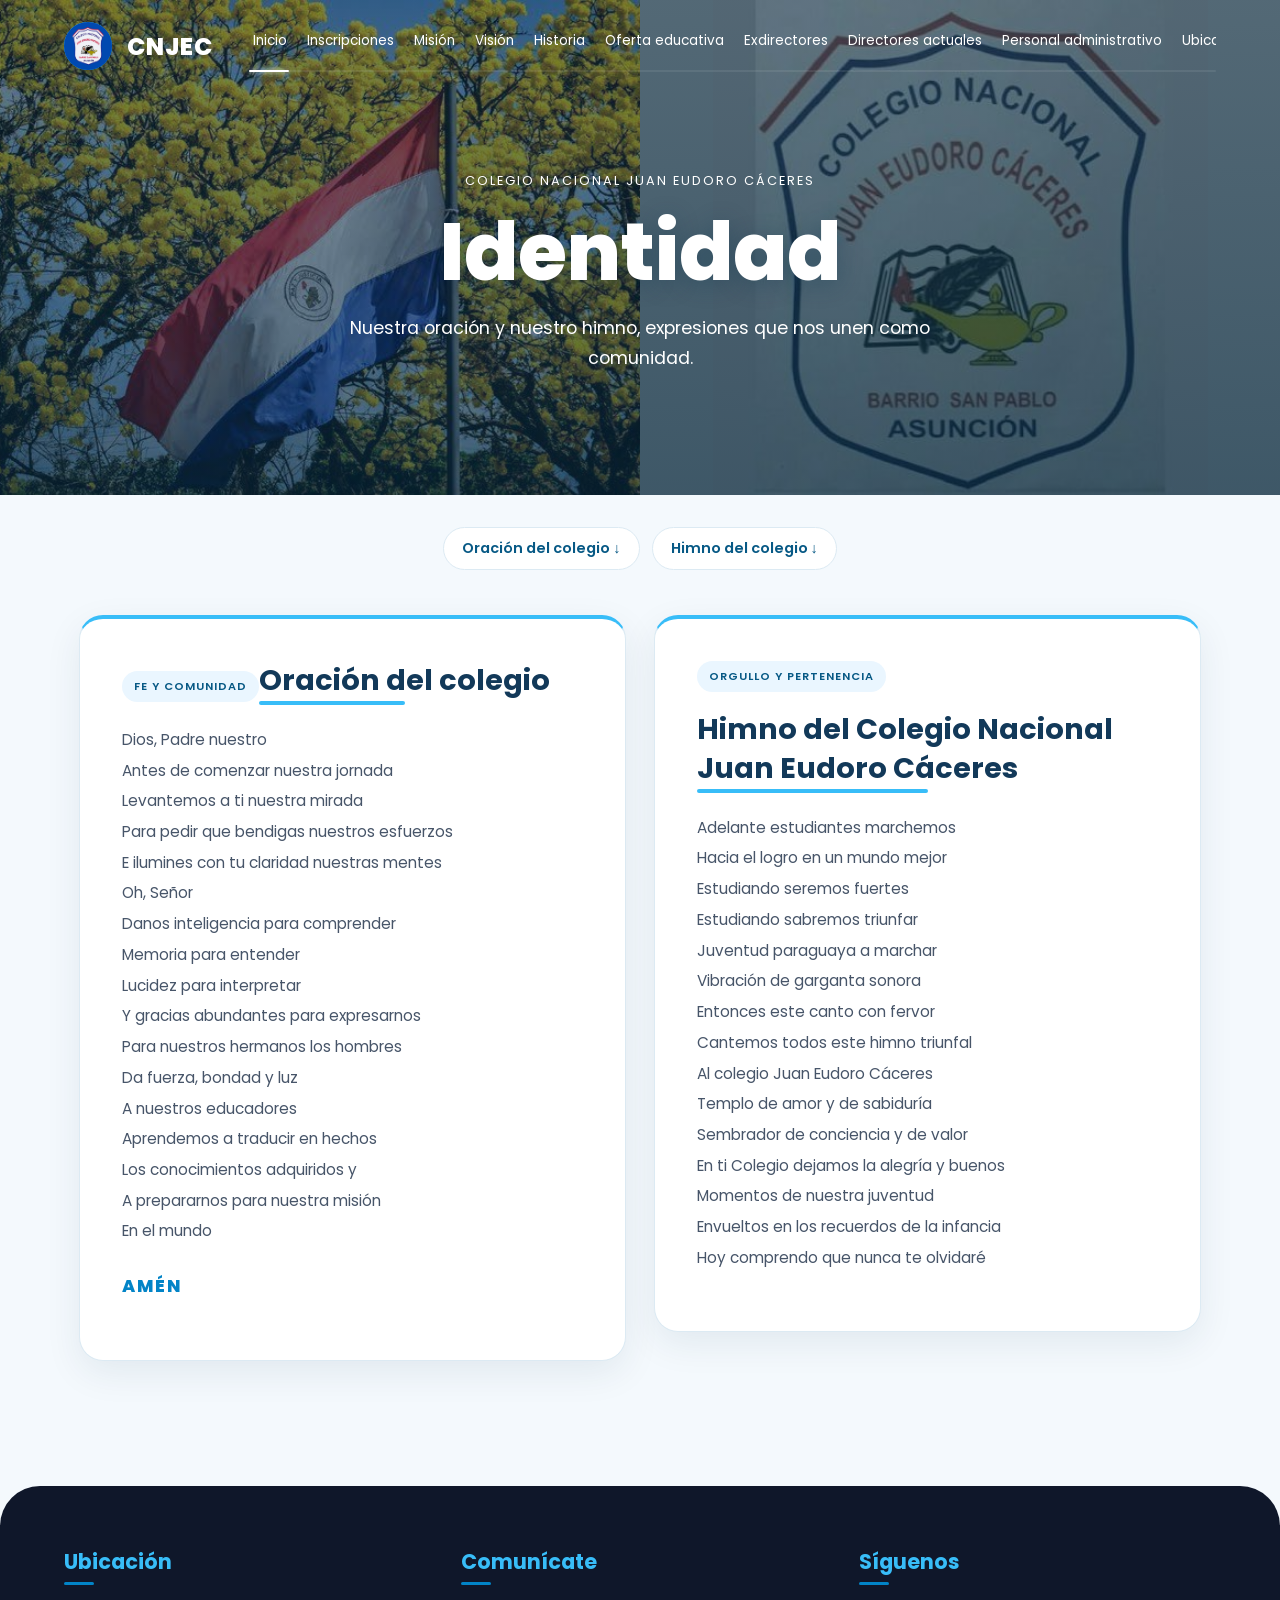
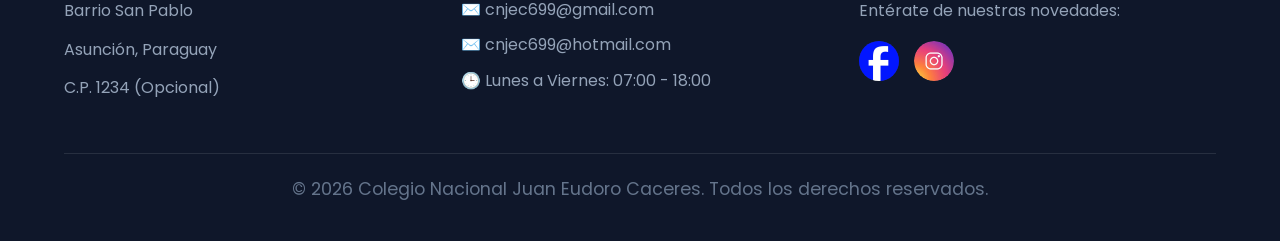
<file: Identidad.html>
<!DOCTYPE html>
<html lang="es">
<head>
    <meta charset="UTF-8">
    <meta name="viewport" content="width=device-width, initial-scale=1.0">
    <title>Identidad - CNJEC</title>
    <link href="https://fonts.googleapis.com/css2?family=Poppins:wght@300;400;600;800&display=swap" rel="stylesheet">
    <style>
        /* Variables de color */
        :root {
            --azul-claro: #e0f2fe;
            --azul-medio: #38bdf8;
            --azul-fuerte: #0284c7;
            --azul-muy-oscuro: #0f172a;
            --blanco: #ffffff;
            --texto-oscuro: #1e293b;
            --texto-claro: #64748b;
        }

        /* Reseteo básico */
        * {
            margin: 0;
            padding: 0;
            box-sizing: border-box;
            font-family: 'Poppins', sans-serif;
            scroll-behavior: smooth;
        }

        body {
            background-color: var(--blanco);
            color: var(--texto-oscuro);
            overflow-x: hidden;
        }

        /* Barra de navegación */
        header {
            position: fixed;
            top: 0;
            width: 100%;
            background: transparent;
            transition: background 0.25s ease, box-shadow 0.25s ease;
            box-shadow: none;
            z-index: 1000;
            display: flex;
            justify-content: space-between;
            align-items: center;
            padding: 15px 5%;
        }

        .logo-container {
            display: flex;
            align-items: center;
            gap: 15px;
        }

        .logo-img-wrap {
            width: 48px;
            height: 48px;
            border-radius: 50%;
            display: flex;
            align-items: center;
            justify-content: center;
            background: linear-gradient(135deg, var(--azul-medio), var(--azul-fuerte));
            position: relative;
            overflow: hidden;
            flex: 0 0 auto;
        }

        .logo-img-wrap::before {
            content: '';
            position: absolute;
            inset: -12px;
            background: radial-gradient(circle at center, rgba(224, 242, 254, 0.9) 0%, rgba(56, 189, 248, 0.3) 40%, rgba(56, 189, 248, 0) 70%);
            filter: blur(6px);
            z-index: 0;
            pointer-events: none;
        }

        .logo-img {
            width: 100%;
            height: 100%;
            display: block;
            position: relative;
            z-index: 2;
            filter: drop-shadow(0 0 8px rgba(2, 132, 199, 0.35));
        }

        .logo-fallback {
            display: none;
            width: 100%;
            height: 100%;
            align-items: center;
            justify-content: center;
            text-align: center;
            color: #ffffff;
            font-weight: 800;
            font-size: 14px;
            letter-spacing: 0.5px;
            position: relative;
            z-index: 2;
            padding: 0 4px;
        }

        .logo-container h1 {
            color: var(--blanco);
            font-size: 1.5rem;
            font-weight: 800;
            letter-spacing: 1px;
        }

        header.scrolled {
            background: rgba(3, 49, 77, 0.94);
            box-shadow: 0 2px 12px rgba(0, 0, 0, 0.12);
        }

        nav {
            display: flex;
            align-items: center;
            justify-content: flex-end;
            gap: clamp(16px, 3vw, 40px);
        }

        nav a {
            color: var(--blanco);
            text-decoration: none;
            font-size: 0.95rem;
            font-weight: 400;
            padding: 8px 0;
            border-bottom: 2px solid transparent;
        }

        nav a:hover, nav a:focus-visible, nav a[aria-current="location"] {
            border-bottom-color: var(--blanco);
        }

        section, footer { scroll-margin-top: 125px; }

        @media (max-width: 640px) {
            header { flex-wrap: wrap; gap: 8px; padding: 12px 5%; }
            .logo-img-wrap { width: 36px; height: 36px; }
            .logo-container h1 { font-size: 1.2rem; }
            nav { width: 100%; display: grid; grid-template-columns: repeat(3, 1fr); gap: 4px 12px; text-align: center; }
            nav a { font-size: 0.75rem; }
        }
        /* Sección Hero */
        .hero {
            height: 100vh;
            display: flex;
            align-items: center;
            padding: 0 5%;
            background: radial-gradient(circle at top right, var(--azul-claro), var(--blanco));
            position: relative;
            overflow: hidden;
        }

        .hero::before {
            content: '';
            position: absolute;
            inset: 0;
            background: linear-gradient(rgba(2, 132, 199, 0.48), rgba(2, 132, 199, 0.15)), url('infraestructura.jpg') center / cover no-repeat;
            z-index: 0;
            pointer-events: none;


        }

        .hero-title-wrap {
            position: relative;
            width: 100%;
            display: flex;
            justify-content: center;
            z-index: 1;
        }

        .hero-watermark {
            position: absolute;
            left: 50%;
            bottom: -30px;
            transform: translateX(-50%);
            width: 260px;
            max-width: 60vw;
            opacity: 0.12;
            z-index: 0;
            pointer-events: none;
            color: var(--azul-fuerte);
            -webkit-mask-image: radial-gradient(closest-side, rgba(0,0,0,0.95) 0%, rgba(0,0,0,0.55) 45%, rgba(0,0,0,0) 74%);
            mask-image: radial-gradient(closest-side, rgba(0,0,0,0.95) 0%, rgba(0,0,0,0.55) 45%, rgba(0,0,0,0) 74%);
        }

        .hero-watermark-img {
            width: 100%;
            height: auto;
            display: block;
            object-fit: contain;
        }

        .hero-watermark-fallback {
            display: none;
            width: 100%;
            text-align: center;
            font-weight: 800;
            letter-spacing: 6px;
            font-size: 86px;
            line-height: 1;
        }

        .hero-title {
            position: relative;
            z-index: 1;
            font-size: 4.5rem;
            font-weight: 800;
            line-height: 1.1;
            color: var(--azul-fuerte);
            max-width: 800px;
            background: -webkit-linear-gradient(45deg, var(--azul-fuerte), var(--azul-medio));
            -webkit-background-clip: text;
            background-clip: text;
            -webkit-text-fill-color: transparent;
            color: transparent;
            text-align: center;
        }

        /* Secciones Generales */
        section {
            padding: 100px 5%;
        }

        h3 {
            font-size: 2.5rem;
            color: var(--azul-fuerte);
            margin-bottom: 20px;
            position: relative;
            display: inline-block;
        }

        h3::after {
            content: '';
            position: absolute;
            left: 0;
            bottom: -5px;
            width: 50%;
            height: 4px;
            background-color: var(--azul-medio);
            border-radius: 2px;
        }

        p {
            font-size: 1.1rem;
            line-height: 1.8;
            color: var(--texto-claro);
            margin-bottom: 15px;
        }

        /* Misión y Visión */
        .grid-2 {
            display: grid;
            grid-template-columns: 1fr 1fr;
            gap: 40px;
        }

        .card {
            background: var(--blanco);
            padding: 40px;
            border-radius: 20px;
            box-shadow: 0 10px 30px rgba(2, 132, 199, 0.08);
            border: 1px solid rgba(224, 242, 254, 0.65);
            transition: transform 0.3s ease;
            position: relative;
            overflow: hidden;
        }

        .card::before {
            content: '';
            position: absolute;
            inset: -3px;
            background: linear-gradient(135deg, rgba(56, 189, 248, 0) 0%, rgba(56, 189, 248, 0.45) 40%, rgba(224, 242, 254, 0) 100%);
            filter: blur(10px);
            opacity: 0.35;
            z-index: 0;
            pointer-events: none;
        }

        .card > * {
            position: relative;
            z-index: 1;
        }

        .card:hover {
            transform: translateY(-10px);
        }

        /* Historia */
        .historia-bg {
            background-color: var(--azul-claro);
            border-radius: 30px;
            padding: 60px;
            margin: 50px 5%;
            position: relative;
            overflow: hidden;
        }

        .historia-bg::before {
            content: '';
            position: absolute;
            inset: -10px;
            background: radial-gradient(circle at top left, rgba(56, 189, 248, 0.35) 0%, rgba(56, 189, 248, 0) 55%);
            filter: blur(12px);
            opacity: 0.45;
            z-index: 0;
            pointer-events: none;
        }

        .historia-bg > * {
            position: relative;
            z-index: 1;
        }

        .historia-layout {
            display: grid;
            grid-template-columns: minmax(180px, 260px) minmax(0, 1fr);
            gap: clamp(28px, 5vw, 64px);
            align-items: start;
            margin-top: 28px;
        }

        .historia-retrato {
            position: relative;
            aspect-ratio: 248 / 360;
            overflow: hidden;
            border-radius: 18px;
            box-shadow: 0 16px 36px rgba(15, 23, 42, 0.16);
        }

        .historia-retrato img {
            position: absolute;
            width: 458.065%;
            max-width: none;
            height: auto;
            left: -24.194%;
            top: -16.667%;
        }

        .historia-foto figcaption {
            margin-top: 16px;
            text-align: center;
            color: var(--texto-claro);
            font-size: 0.9rem;
        }

        .historia-texto h4 {
            color: var(--azul-muy-oscuro);
            font-size: clamp(1.5rem, 3vw, 2rem);
            margin-bottom: 6px;
        }

        .historia-fechas {
            color: var(--azul-fuerte);
            font-weight: 600;
            margin-bottom: 24px;
        }

        .historia-texto p:not(.historia-fechas) {
            line-height: 1.85;
            margin-bottom: 16px;
        }

        @media (max-width: 768px) {
            .historia-layout { grid-template-columns: 1fr; }
            .historia-foto { width: min(100%, 240px); margin: 0 auto; }
        }

        .hitos {
            margin-top: 20px;
            padding-left: 20px;
            border-left: 3px solid var(--azul-medio);
        }

        /* Carrusel hero — Explora nuestros Énfasis */
        .enfasis-wrap {
            margin: 10px 5% 60px;
        }

        .enfasis-wrap > h2 {
            color: var(--azul-fuerte);
            font-size: 2rem;
            margin-bottom: 22px;
            font-weight: 800;
        }

        .hero-carousel {
            position: relative;
            width: 100%;
            max-width: 1200px;
            margin: 0 auto;
            min-height: min(420px, 70vh);
            border-radius: 16px;
            overflow: hidden;
            box-shadow: 0 20px 50px rgba(15, 23, 42, 0.18);
            background: #0f172a;
        }

        .hero-carousel__slide {
            position: absolute;
            inset: 0;
            opacity: 0;
            visibility: hidden;
            transition: opacity 0.55s ease, visibility 0.55s ease;
            display: flex;
            align-items: stretch;
        }

        .hero-carousel__slide.is-active {
            opacity: 1;
            visibility: visible;
            z-index: 1;
        }

        .hero-carousel__bg {
            position: absolute;
            inset: 0;
            background-size: cover;
            background-position: center;
            z-index: 0;
            overflow: hidden;
        }

        .hero-carousel__slide:nth-child(1) .hero-carousel__bg {
            background: linear-gradient(115deg, #0f172a 0%, #1e3a5f 45%, #0c4a6e 100%);
        }

        .hero-carousel__slide:nth-child(2) .hero-carousel__bg {
            background: linear-gradient(115deg, #0f172a 0%, #164e63 42%, #155e75 100%);
        }

        /* Logos de marca desvanecidos (detrás de la viñeta) */
        .hero-carousel__slide:nth-child(1) .hero-carousel__bg::before {
            content: '';
            position: absolute;
            inset: 0;
            background: url('images/logo-bti.png') no-repeat center center;
            background-size: cover;
            opacity: 0.22;
            pointer-events: none;
        }

        .hero-carousel__slide:nth-child(2) .hero-carousel__bg::before {
            content: '';
            position: absolute;
            inset: 0;
            background: url('images/logo-cs.png') no-repeat center center;
            background-size: cover;
            opacity: 0.22;
            pointer-events: none;
        }

        .hero-carousel__bg::after {
            content: '';
            position: absolute;
            inset: 0;
            z-index: 1;
            background: linear-gradient(90deg, rgba(15, 23, 42, 0.92) 0%, rgba(15, 23, 42, 0.55) 48%, rgba(15, 23, 42, 0.15) 100%);
        }

        .hero-carousel__inner {
            position: relative;
            z-index: 2;
            display: flex;
            flex-direction: column;
            justify-content: center;
            align-items: flex-start;
            width: 100%;
            max-width: 42%;
            padding: 48px 40px 56px 48px;
            color: #f8fafc;
        }

        .hero-carousel__logo-area {
            font-size: 1.75rem;
            font-weight: 800;
            letter-spacing: 0.02em;
            color: #fff;
            margin-bottom: 10px;
            line-height: 1.2;
        }

        .hero-carousel__meta {
            font-size: 0.85rem;
            color: rgba(248, 250, 252, 0.75);
            margin-bottom: 16px;
            line-height: 1.5;
        }

        .hero-carousel__desc {
            font-size: 0.95rem;
            line-height: 1.65;
            color: rgba(241, 245, 249, 0.88);
            margin-bottom: 24px;
            display: -webkit-box;
            -webkit-line-clamp: 4;
            line-clamp: 4;
            -webkit-box-orient: vertical;
            overflow: hidden;
        }

        .hero-carousel__actions {
            display: flex;
            flex-wrap: wrap;
            align-items: center;
            gap: 12px;
        }

        .hero-carousel__btn-primary {
            display: inline-flex;
            align-items: center;
            gap: 10px;
            padding: 14px 22px;
            border: none;
            border-radius: 4px;
            font-size: 0.8rem;
            font-weight: 700;
            letter-spacing: 0.06em;
            text-transform: uppercase;
            cursor: pointer;
            background: var(--azul-medio);
            color: #fff;
            text-decoration: none;
            transition: background 0.2s, transform 0.15s;
        }

        .hero-carousel__btn-primary:hover {
            background: var(--azul-fuerte);
        }

        .hero-carousel__btn-primary:active {
            transform: scale(0.98);
        }

        .hero-carousel__btn-primary svg {
            width: 18px;
            height: 18px;
            flex-shrink: 0;
        }

        .hero-carousel__arrow {
            position: absolute;
            top: 50%;
            transform: translateY(-50%);
            z-index: 3;
            width: 44px;
            height: 44px;
            border: none;
            border-radius: 4px;
            background: rgba(255, 255, 255, 0.12);
            color: rgba(255, 255, 255, 0.9);
            cursor: pointer;
            display: flex;
            align-items: center;
            justify-content: center;
            font-size: 1.5rem;
            line-height: 1;
            transition: background 0.2s;
        }

        .hero-carousel__arrow:hover {
            background: rgba(255, 255, 255, 0.22);
        }

        .hero-carousel__arrow--prev { left: 12px; }
        .hero-carousel__arrow--next { right: 12px; }

        .hero-carousel__dots {
            position: absolute;
            left: 48px;
            bottom: 20px;
            z-index: 3;
            display: flex;
            gap: 8px;
            align-items: center;
        }

        .hero-carousel__dot {
            width: 28px;
            height: 4px;
            border-radius: 2px;
            border: none;
            padding: 0;
            background: rgba(255, 255, 255, 0.35);
            cursor: pointer;
            transition: background 0.25s;
        }

        .hero-carousel__dot.is-active {
            background: var(--azul-medio);
            box-shadow: 0 0 12px rgba(56, 189, 248, 0.45);
        }

        .hero-carousel__dot:hover:not(.is-active) {
            background: rgba(255, 255, 255, 0.55);
        }

        /* Carrusel Ex-Directores */
        .ex-directores-wrap {
            margin: 0 5% 70px;
        }

        .ex-directores-wrap > h2 {
            color: var(--azul-fuerte);
            font-size: 2rem;
            margin-bottom: 22px;
            font-weight: 800;
        }

        .ex-directores-carousel {
            position: relative;
            width: 100%;
            max-width: 1200px;
            margin: 0 auto;
            border-radius: 24px;
            overflow: hidden;
            background: linear-gradient(145deg, #f8fafc 0%, #e0f2fe 42%, #f1f5f9 100%);
            border: 1px solid rgba(56, 189, 248, 0.22);
            box-shadow:
                0 4px 6px -1px rgba(2, 132, 199, 0.06),
                0 24px 48px -12px rgba(15, 23, 42, 0.12),
                inset 0 1px 0 rgba(255, 255, 255, 0.85);
        }

        .ex-directores-carousel__slide {
            position: absolute;
            inset: 0;
            opacity: 0;
            visibility: hidden;
            transition: opacity 0.55s ease, visibility 0.55s ease;
            display: flex;
            align-items: center;
            justify-content: center;
            padding: 24px 72px 56px;
        }

        .ex-directores-carousel__slide.is-active {
            position: relative;
            inset: auto;
            opacity: 1;
            visibility: visible;
            z-index: 1;
        }

        .ex-directores-carousel__img {
            display: block;
            width: 100%;
            height: auto;
            border-radius: 12px;
        }

        .ex-directores-carousel__placeholder {
            width: 100%;
            min-height: min(240px, 40vh);
            border-radius: 12px;
            border: 2px dashed rgba(56, 189, 248, 0.35);
            background: rgba(255, 255, 255, 0.45);
        }

        .ex-directores-carousel__arrow {
            position: absolute;
            top: 50%;
            transform: translateY(-50%);
            z-index: 3;
            width: 46px;
            height: 46px;
            border: 1px solid rgba(56, 189, 248, 0.35);
            border-radius: 50%;
            background: rgba(255, 255, 255, 0.65);
            backdrop-filter: blur(10px);
            -webkit-backdrop-filter: blur(10px);
            color: var(--azul-fuerte);
            cursor: pointer;
            display: flex;
            align-items: center;
            justify-content: center;
            font-size: 1.35rem;
            line-height: 1;
            box-shadow: 0 8px 20px rgba(2, 132, 199, 0.12);
            transition: background 0.2s, color 0.2s, border-color 0.2s, transform 0.15s;
        }

        .ex-directores-carousel__arrow:hover {
            background: rgba(224, 242, 254, 0.95);
            border-color: var(--azul-medio);
            color: var(--azul-fuerte);
        }

        .ex-directores-carousel__arrow:active {
            transform: translateY(-50%) scale(0.96);
        }

        .ex-directores-carousel__arrow--prev { left: 16px; }
        .ex-directores-carousel__arrow--next { right: 16px; }

        .ex-directores-carousel__dots {
            position: absolute;
            left: 50%;
            bottom: 18px;
            transform: translateX(-50%);
            z-index: 3;
            display: flex;
            gap: 10px;
            align-items: center;
            padding: 8px 14px;
            border-radius: 999px;
            background: rgba(255, 255, 255, 0.55);
            backdrop-filter: blur(8px);
            -webkit-backdrop-filter: blur(8px);
            border: 1px solid rgba(56, 189, 248, 0.2);
        }

        .ex-directores-carousel__dot {
            width: 8px;
            height: 8px;
            border-radius: 50%;
            border: none;
            padding: 0;
            background: rgba(100, 116, 139, 0.35);
            cursor: pointer;
            transition: background 0.25s, transform 0.25s, width 0.25s;
        }

        .ex-directores-carousel__dot.is-active {
            width: 26px;
            border-radius: 999px;
            background: var(--azul-medio);
            box-shadow: 0 0 14px rgba(56, 189, 248, 0.5);
        }

        .ex-directores-carousel__dot:hover:not(.is-active) {
            background: rgba(2, 132, 199, 0.45);
        }

        /* Directora */
        .directora-container {
            display: flex;
            flex-direction: column;
            align-items: center;
            text-align: center;
            margin-bottom: 50px;
        }

        .directora-img {
            width: 200px;
            height: 200px;
            background-color: var(--azul-medio);
            border-radius: 50%;
            margin-bottom: 20px;
            object-fit: cover;
            border: none;
            box-shadow: 0 15px 25px rgba(0,0,0,0.1);
            display: flex;
            align-items: center;
            justify-content: center;
            color: white;
            position: relative;
            overflow: visible;
        }

        .directora-img::before {
            content: '';
            position: absolute;
            inset: -18px;
            border-radius: 50%;
            background: radial-gradient(circle at center, rgba(224, 242, 254, 0.9) 0%, rgba(56, 189, 248, 0.3) 45%, rgba(56, 189, 248, 0) 72%);
            filter: blur(10px);
            z-index: 0;
            pointer-events: none;
        }

        .directora-img > * {
            position: relative;
            z-index: 1;
        }

        .directora-container h4 {
            font-size: 2rem;
            color: var(--azul-fuerte);
        }

        .directora-container span {
            font-size: 1.2rem;
            color: var(--texto-claro);
            text-transform: uppercase;
            letter-spacing: 2px;
        }

        /* --- NUEVO: FOOTER / CONTACTOS --- */
        footer {
            background-color: var(--azul-muy-oscuro);
            color: var(--blanco);
            padding: 60px 5% 20px;
            margin-top: 50px;
            border-top-left-radius: 40px;
            border-top-right-radius: 40px;
        }

        .footer-grid {
            display: grid;
            grid-template-columns: repeat(auto-fit, minmax(250px, 1fr));
            gap: 40px;
            margin-bottom: 40px;
        }

        .footer-col h4 {
            color: var(--azul-medio);
            font-size: 1.3rem;
            margin-bottom: 20px;
            position: relative;
        }

        .footer-col h4::after {
            content: '';
            position: absolute;
            left: 0;
            bottom: -8px;
            width: 30px;
            height: 3px;
            background-color: var(--azul-fuerte);
            border-radius: 2px;
        }

        .footer-col p, .footer-col a {
            color: #94a3b8;
            font-size: 1rem;
            margin-bottom: 10px;
            display: block;
            text-decoration: none;
            transition: color 0.3s;
        }

        .footer-col a:hover {
            color: var(--blanco);
        }

        .redes-sociales {
            display: flex;
            gap: 15px;
            margin-top: 15px;
        }

        .redes-sociales a {
            width: 40px;
            height: 40px;
            background-color: rgba(255,255,255,0.1);
            border-radius: 50%;
            display: flex;
            align-items: center;
            justify-content: center;
            font-size: 0.9rem;
            transition: all 0.3s;
        }

        .redes-sociales a:hover {
            background-color: var(--azul-medio);
            color: var(--blanco);
            transform: translateY(-3px);
        }

        .copyright {
            text-align: center;
            padding-top: 20px;
            border-top: 1px solid rgba(255,255,255,0.1);
            color: #64748b;
            font-size: 0.9rem;
        }

        /* Animaciones */
        .reveal {
            opacity: 0;
            transform: translateY(50px);
            transition: all 0.8s cubic-bezier(0.5, 0, 0, 1);
        }

        .reveal.active {
            opacity: 1;
            transform: translateY(0);
        }

        /* Responsividad */
        @media (max-width: 768px) {
            .hero h2 { font-size: 3rem; }
            .grid-2 { grid-template-columns: 1fr; }
            .historia-bg { padding: 30px; }
            .enfasis-wrap > h2 { font-size: 1.6rem; }
            .hero-carousel__inner {
                max-width: 100%;
                padding: 36px 24px 52px 24px;
            }
            .hero-carousel__slide:nth-child(1) .hero-carousel__bg::before,
            .hero-carousel__slide:nth-child(2) .hero-carousel__bg::before {
                background-size: cover;
                background-position: center center;
                opacity: 0.16;
            }
            .hero-carousel__dots { left: 24px; }
            .hero-carousel__arrow { width: 38px; height: 38px; }
            .hero-carousel__arrow--prev { left: 8px; }
            .hero-carousel__arrow--next { right: 8px; }
            .ex-directores-wrap > h2 { font-size: 1.6rem; }
            .ex-directores-carousel__slide { padding: 20px 56px 48px; }
            .ex-directores-carousel__arrow { width: 40px; height: 40px; font-size: 1.2rem; }
            .ex-directores-carousel__arrow--prev { left: 10px; }
            .ex-directores-carousel__arrow--next { right: 10px; }
            footer { border-radius: 0; }
        }


        .directores-grid { display: grid; grid-template-columns: repeat(4,minmax(0,1fr)); gap: 24px; max-width: 1200px; margin: 36px auto 0; }
        .director-card { padding: 20px; background: white; border-radius: 20px; box-shadow: 0 8px 28px rgba(15,23,42,.09); }
        .director-retrato { position: relative; overflow: hidden; border-radius: 14px; }
        .director-retrato img { position: absolute; max-width: none; height: auto; display: block; }
        .director-card h3 { font-size: 1.1rem; line-height: 1.5; margin: 20px 0 12px; text-align: center; }
        .director-card h3::after { display: none; }
        .director-card p { font-size: .9rem; line-height: 1.8; color: var(--texto-claro); }
        @media (max-width: 1000px) { .directores-grid { grid-template-columns: repeat(2,minmax(0,1fr)); } }
        @media (max-width: 540px) { .directores-grid { grid-template-columns: 1fr; } .director-retrato { max-width: 240px; margin: auto; } }

        .hero.hero--beneficios { height: auto; min-height: 100svh; flex-direction: column; justify-content: center; gap: clamp(24px,4vh,44px); padding: 150px 5% 60px; }
        .hero--beneficios .hero-title { font-size: clamp(2.2rem,4.5vw,4rem); max-width: 950px; }
        .hero--beneficios .hero-watermark { display: none; }
        .beneficios-row { position: relative; z-index: 1; display: grid; gap: 18px; width: 100%; }
        .beneficios-row--top { grid-template-columns: repeat(3,minmax(0,1fr)); max-width: 1080px; }
        .beneficios-row--bottom { grid-template-columns: repeat(4,minmax(0,1fr)); max-width: 1200px; }
        .beneficios-row img { width: 100%; height: auto; display: block; border-radius: 14px; filter: grayscale(1) sepia(1) hue-rotate(155deg) saturate(1.8) brightness(.95); box-shadow: 0 8px 24px rgba(3,49,77,.22); }
        @media (max-width: 768px) { .hero.hero--beneficios { padding: 110px 5% 40px; gap: 24px; } .beneficios-row--top, .beneficios-row--bottom { grid-template-columns: repeat(2,minmax(0,1fr)); gap: 12px; } .beneficios-row--top img:last-child { grid-column: 1 / -1; width: calc(50% - 6px); justify-self: center; } }
        @media (max-width: 480px) { .beneficios-row--top, .beneficios-row--bottom { grid-template-columns: 1fr; max-width: 360px; } .beneficios-row--top img:last-child { width: 100%; } }
    </style>
    <link rel="stylesheet" href="site-effects.css" />
    <link rel="stylesheet" href="identity-design.css" />
    <link rel="stylesheet" href="navigation-menu.css?v=1" />
</head>
<body class="identity-page">
    <header>
        <a class="logo-container" href="index.html#inicio" aria-label="CNJEC — volver al inicio">
            <div class="logo-img-wrap">
                <!-- Intenta cargar el logo desde archivo (misma carpeta que index.html).
                     Si no existe, se muestra un fallback visible. -->
                <img
                    class="logo-img"
                    src="logo.png"
                    alt="Logo CNJEC"
                    loading="eager"
                    onerror="this.style.display='none'; document.getElementById('logo-fallback').style.display='flex';"
                />
                <span id="logo-fallback" class="logo-fallback" aria-hidden="true">CNJEC</span>
            </div>
            <h1>CNJEC</h1>
        </a>

        <button type="button" class="scroll-menu-toggle" aria-controls="navMenu" aria-expanded="false" aria-label="Abrir menú"><span aria-hidden="true"></span><span aria-hidden="true"></span><span aria-hidden="true"></span></button>
        <nav id="navMenu" aria-label="Navegación principal">
            <a href="index.html#inicio" class="nav-link">Inicio</a>
            <a href="index.html#inscripciones" class="nav-link">Inscripciones</a>
            <a href="index.html#mision" class="nav-link">Misión</a>
            <a href="index.html#vision" class="nav-link">Visión</a>
            <a href="index.html#historia" class="nav-link">Historia</a>
            <a href="index.html#enfasis" class="nav-link">Oferta educativa</a>
            <a href="index.html#ex-directores" class="nav-link">Exdirectores</a>
            <a href="index.html#directores-actuales" class="nav-link">Directores actuales</a>
            <a href="index.html#personal-administrativo" class="nav-link">Personal administrativo</a>
            <a href="index.html#ubicacion" class="nav-link">Ubicación</a>
            <a href="Actividades.html" class="nav-link" target="_blank" rel="noopener noreferrer" aria-label="Actividades (abre en una pestaña nueva)">Actividades</a>
            <a href="#inicio" class="nav-link" aria-current="page">Identidad</a>
            <a href="App.html" class="nav-link">APP</a>
            <a href="#contactos" class="nav-link">Contactos</a>
        </nav>
    </header>
    <section class="hero" id="inicio">
        <div class="hero-title-wrap"><span class="identity-eyebrow">COLEGIO NACIONAL JUAN EUDORO CÁCERES</span><h2 class="hero-title">Identidad</h2><p>Nuestra oración y nuestro himno, expresiones que nos unen como comunidad.</p></div>
    </section>
    <main>
        <div class="identity-shortcuts"><a href="#oracion">Oración del colegio ↓</a><a href="#himno">Himno del colegio ↓</a></div>
        <section class="identity-grid" aria-label="Oración e himno del colegio">
            <article class="identity-card" id="oracion"><span class="identity-label">FE Y COMUNIDAD</span><h3>Oración del colegio</h3><p class="identity-verses">Dios, Padre nuestro<br />
Antes de comenzar nuestra jornada<br />
Levantemos a ti nuestra mirada<br />
Para pedir que bendigas nuestros esfuerzos<br />
E ilumines con tu claridad nuestras mentes<br />
Oh, Señor<br />
Danos inteligencia para comprender<br />
Memoria para entender<br />
Lucidez para interpretar<br />
Y gracias abundantes para expresarnos<br />
Para nuestros hermanos los hombres<br />
Da fuerza, bondad y luz<br />
A nuestros educadores<br />
Aprendemos a traducir en hechos<br />
Los conocimientos adquiridos y<br />
A prepararnos para nuestra misión<br />
En el mundo</p><p class="identity-amen">AMÉN</p></article>
            <article class="identity-card" id="himno"><span class="identity-label">ORGULLO Y PERTENENCIA</span><h3>Himno del Colegio Nacional Juan Eudoro Cáceres</h3><p class="identity-verses">Adelante estudiantes marchemos<br />
Hacia el logro en un mundo mejor<br />
Estudiando seremos fuertes<br />
Estudiando sabremos triunfar<br />
Juventud paraguaya a marchar<br />
Vibración de garganta sonora<br />
Entonces este canto con fervor<br />
Cantemos todos este himno triunfal<br />
Al colegio Juan Eudoro Cáceres<br />
Templo de amor y de sabiduría<br />
Sembrador de conciencia y de valor<br />
En ti Colegio dejamos la alegría y buenos<br />
Momentos de nuestra juventud<br />
Envueltos en los recuerdos de la infancia<br />
Hoy comprendo que nunca te olvidaré</p></article>
        </section>
    </main>
    <footer id="contactos">
        <div class="footer-grid">
            <div class="footer-col">
                <h4>Ubicación</h4>
                <p>Barrio San Pablo</p>
                <p>Asunción, Paraguay</p>
                <p>C.P. 1234 (Opcional)</p>
            </div>

            <div class="footer-col">
                <h4>Comunícate</h4>
                <a href="https://mail.google.com/mail/?view=cm&fs=1&to=cnjec699@gmail.com" target="_blank" rel="noopener noreferrer">✉️ cnjec699@gmail.com</a>
                <a href="mailto:cnjec699@hotmail.com">✉️ cnjec699@hotmail.com</a>
                <p>🕒 Lunes a Viernes: 07:00 - 18:00</p>
            </div>

            <div class="footer-col">
                <h4>Síguenos</h4>
                <p>Entérate de nuestras novedades:</p>
                <div class="redes-sociales">
                    <a href="https://www.facebook.com/p/Colegio-Nacional-Juan-Eudoro-Cáceres-100085972837954/" title="Facebook" target="_blank" rel="noopener noreferrer"><img src="images/Facebook.jpg" alt="Facebook" loading="lazy" width="40" height="40" /></a>
                    <a href="https://www.instagram.com/c.n.j.e.c/" title="Instagram" target="_blank" rel="noopener noreferrer"><img src="images/IG.jpg" alt="Instagram" loading="lazy" width="40" height="40" /></a>
                </div>
            </div>
        </div>

        <div class="copyright">
            <p>&copy; 2026 Colegio Nacional Juan Eudoro Caceres. Todos los derechos reservados.</p>
        </div>
    </footer>
    <script src="site-effects.js?v=2" defer></script>
</body>
</html>
</file>
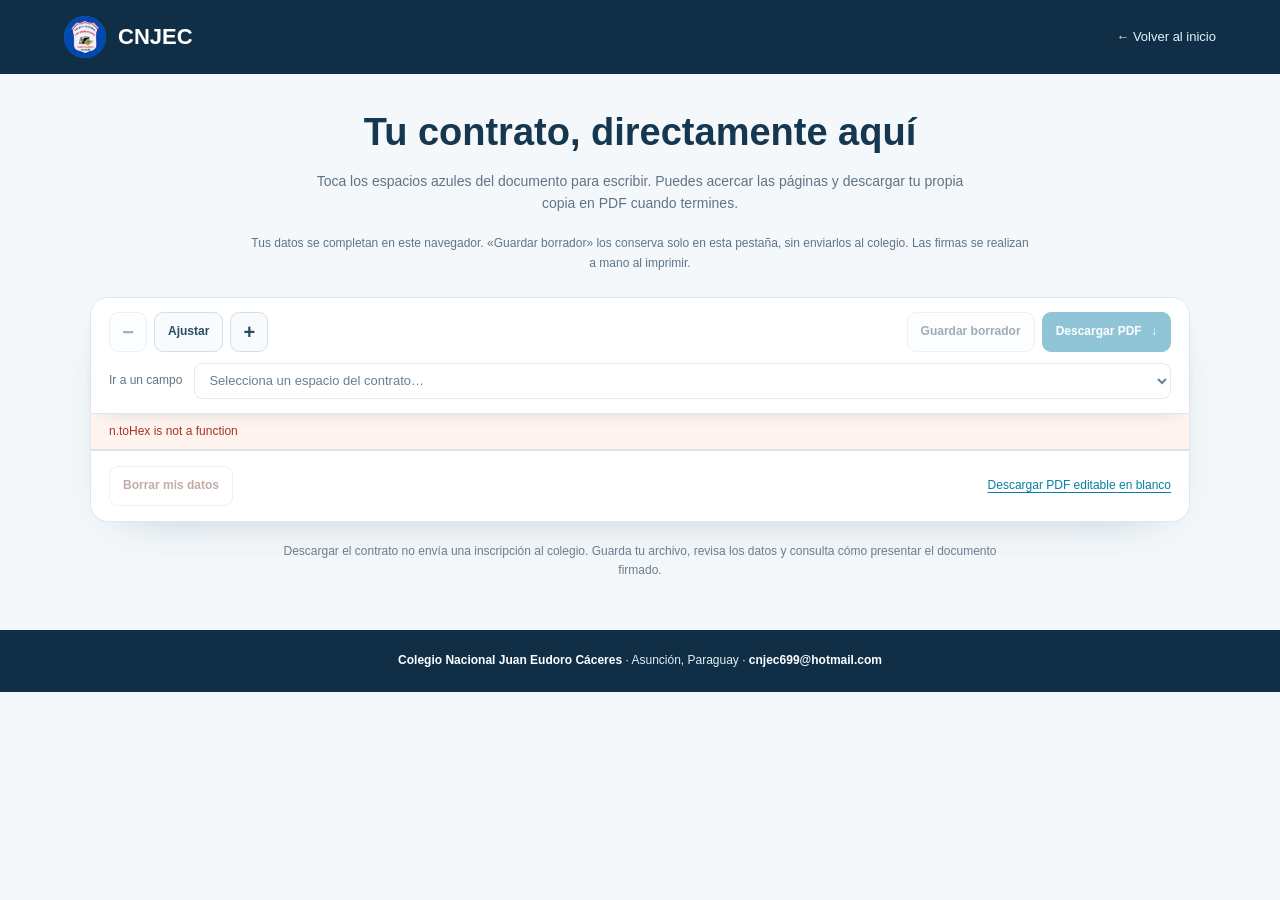
<file: Inscripciones.html>
<!doctype html>
<html lang="es">
<head>
  <meta charset="utf-8">
  <meta name="viewport" content="width=device-width, initial-scale=1">
  <meta name="theme-color" content="#102f46">
  <title>Completar el contrato · CNJEC</title>
  <meta name="description" content="Escribe directamente sobre el contrato de inscripción y descarga tu PDF completado.">
  <link rel="stylesheet" href="enrollment-design.css?v=2">
  <script src="vendor/pdf-lib.min.js" defer></script>
  <script type="module" src="enrollment.js?v=4"></script>
</head>
<body>
  <header class="enrollment-header">
    <a class="enrollment-brand" href="index.html#inicio" aria-label="CNJEC, volver al inicio"><img src="logo.png" alt="" width="42" height="42"><span>CNJEC</span></a>
    <a class="enrollment-back" href="index.html#inscripciones">← Volver al inicio</a>
  </header>
  <main class="enrollment-main">
    <div class="enrollment-title">
      <h1>Tu contrato, directamente aquí</h1>
      <p>Toca los espacios azules del documento para escribir. Puedes acercar las páginas y descargar tu propia copia en PDF cuando termines.</p>
    </div>
    <p class="enrollment-privacy">Tus datos se completan en este navegador. «Guardar borrador» los conserva solo en esta pestaña, sin enviarlos al colegio. Las firmas se realizan a mano al imprimir.</p>
    <noscript><p>Activa JavaScript para completar el contrato.</p></noscript>
    <section class="document-editor" aria-label="Contrato de inscripción editable">
      <div class="document-toolbar">
        <div class="document-tools">
          <div class="zoom-tools" aria-label="Tamaño del documento">
            <button id="zoom-out" type="button" aria-label="Alejar documento" disabled>−</button>
            <button id="zoom-fit" type="button" aria-label="Ajustar documento al ancho">Ajustar</button>
            <button id="zoom-in" type="button" aria-label="Acercar documento">+</button>
          </div>
          <div class="file-tools">
            <button id="save-draft" type="button" disabled>Guardar borrador</button>
            <button id="download-contract" class="primary" type="button" disabled>Descargar PDF <span aria-hidden="true">↓</span></button>
          </div>
        </div>
        <label class="field-picker-label" for="field-picker">Ir a un campo <select id="field-picker" disabled><option value="">Selecciona un espacio del contrato…</option></select></label>
        <div class="active-field-editor" id="active-field-editor" hidden>
          <label id="active-value-label" for="active-value">Campo seleccionado</label>
          <div class="active-value-row">
            <input id="active-value" type="text" maxlength="150" autocomplete="off" aria-label="Texto del campo seleccionado">
            <label id="active-check-label" hidden><input id="active-check" type="checkbox"> Marcar esta opción</label>
            <button id="next-field" type="button">Siguiente →</button>
            <button id="close-field" type="button" aria-label="Cerrar edición del campo">✓</button>
          </div>
        </div>
      </div>
      <p class="editor-status" id="enrollment-status" role="status" aria-live="polite">Abriendo el contrato…</p>
      <div class="pdf-scroll" id="pdf-scroll" tabindex="0" aria-label="Páginas del contrato; puedes desplazarte y ampliar el documento"><div id="pdf-stack"></div></div>
      <div class="document-bottom">
        <a id="download-ready" hidden>Volver a descargar mi PDF completado</a>
        <button id="clear-contract" type="button" disabled>Borrar mis datos</button>
        <a href="contrato-inscripcion-2027.pdf" download>Descargar PDF editable en blanco</a>
      </div>
    </section>
    <p class="enrollment-disclaimer">Descargar el contrato no envía una inscripción al colegio. Guarda tu archivo, revisa los datos y consulta cómo presentar el documento firmado.</p>
  </main>
  <footer class="enrollment-footer"><a href="index.html#inicio">Colegio Nacional Juan Eudoro Cáceres</a> · Asunción, Paraguay · <a href="mailto:cnjec699@hotmail.com">cnjec699@hotmail.com</a></footer>
</body>
</html>
</file>
<file: home-design.css>
/* Inicio CNJEC: diseño independiente de las demás páginas. */
.enrollment-card{display:grid;grid-template-columns:1.1fr 1fr;gap:48px;padding:clamp(24px,4vw,48px);background:white;border:1px solid #dee8ef;border-radius:24px;box-shadow:0 16px 45px -28px #16395050}
.enrollment-copy h2{font-size:clamp(28px,3vw,40px);margin:14px 0 18px;color:#15374f}
.enrollment-copy>p:not(.eyebrow){font-size:14px;line-height:1.85}
.enrollment-copy .button{margin-top:24px}
.enrollment-copy .enrollment-file{margin-top:10px;font-size:12px!important}
.enrollment-guide{padding:26px;background:#f2f8fb;border-radius:18px}
.enrollment-guide h3{font-size:18px;margin-bottom:22px}
.enrollment-guide ol{list-style:none;counter-reset:enrollment;display:grid;gap:20px}
.enrollment-guide li{counter-increment:enrollment;position:relative;padding-left:42px}
.enrollment-guide li::before{content:counter(enrollment);position:absolute;left:0;top:0;width:28px;height:28px;display:grid;place-items:center;background:#d5f2fa;color:#11617a;border-radius:50%;font-weight:600;font-size:12px}
.enrollment-guide strong,.enrollment-guide span{display:block;font-size:13px}
.enrollment-guide li span{color:#617486;margin-top:3px;line-height:1.7}
.enrollment-note{font-size:12px;line-height:1.7;margin-top:24px;padding-top:18px;border-top:1px solid #dee8ef}
.enrollment-contact{display:inline-flex;align-items:center;gap:12px;color:#086c8b;font-size:13px;font-weight:600;margin-top:14px;text-decoration:underline;text-underline-offset:4px}
.enrollment-download-original{display:block;width:fit-content;margin-top:14px;color:#617486;font-size:12px;text-decoration:underline;text-underline-offset:3px}
@media(max-width:760px){.enrollment-card{grid-template-columns:1fr;gap:24px}.enrollment-guide{padding:22px}.enrollment-copy .button{max-width:100%}}
:root{--ink:#15374f;--navy:#102f46;--muted:#617486;--cyan:#0897c7;--sky:#5ed4f1;--paper:#f6f9fc;--line:#deE8ef;--radius:24px;--shadow:0 16px 45px -28px #16395050}
*{box-sizing:border-box;margin:0;padding:0}
html{scroll-behavior:smooth;scroll-padding-top:120px}
body{font-family:'Poppins',sans-serif;background:var(--paper);color:var(--ink);line-height:1.7;overflow-x:clip}
button,input,a{-webkit-tap-highlight-color:transparent}
button,input{font:inherit}
button,a{touch-action:manipulation}
a{color:inherit;text-decoration:none}
button{cursor:pointer}
img{display:block;max-width:100%}
svg{width:22px;height:22px;flex:none}
:focus-visible{outline:3px solid var(--cyan);outline-offset:5px;border-radius:5px}
[hidden]{display:none!important}
p{color:var(--muted)}
h1,h2,h3,h4{line-height:1.25}
.skip-link{position:fixed;z-index:2000;top:12px;left:12px;padding:12px 20px;background:white;border-radius:10px;transform:translateY(-150%)}
.skip-link:focus{transform:none}
.reading-progress{position:fixed;inset:0 0 auto;height:3px;background:var(--sky);transform:scaleX(0);transform-origin:left;z-index:1100;pointer-events:none}
.home-header{position:fixed;inset:0 0 auto;z-index:1000;min-height:90px;display:flex;align-items:center;justify-content:space-between;gap:32px;padding:16px max(28px,calc((100vw - 1320px)/2));color:white;background:linear-gradient(#0b2b4666,transparent);transition:padding .8s ease}
.logo-container{display:flex;align-items:center;gap:12px;flex:none}
.logo-img-wrap{position:relative;width:50px;height:50px;flex:none;display:grid;place-items:center;border-radius:50%;background:#0587bf;box-shadow:0 0 0 5px #ffffff08;transition:transform .9s cubic-bezier(.22,1,.36,1)}
.logo-img{width:100%;height:100%;object-fit:contain}
.logo-fallback{display:none;font-size:10px;font-weight:800}
.brand-name{font-size:25px;font-weight:800;letter-spacing:.6px}
.menu-scroll-shell{display:flex;flex-direction:column;min-width:0;flex:1}
#navMenu{display:flex;align-items:center;gap:24px;overflow-x:auto;scrollbar-width:none;padding:10px 3px 6px}
#navMenu::-webkit-scrollbar{display:none}
#navMenu a{position:relative;flex:none;font-size:12px;font-weight:500;white-space:nowrap;padding:5px 0 8px;color:#f1f8ff;transition:color .25s,transform .25s}
#navMenu a::after{content:"";position:absolute;bottom:0;left:0;width:100%;height:2px;background:white;transform:scaleX(0);transform-origin:left;transition:transform .3s}
#navMenu a[aria-current]::after,#navMenu a:hover::after{transform:scaleX(1)}
#navMenu a:hover{color:white;transform:translateY(-2px)}
.menu-scroll-line{appearance:none;-webkit-appearance:none;width:100%;height:12px;background:transparent;cursor:ew-resize;margin:0}
.menu-scroll-line::-webkit-slider-runnable-track{height:2px;border-radius:2px;background:#ffffff12}
.menu-scroll-line::-webkit-slider-thumb{appearance:none;-webkit-appearance:none;width:40px;height:2px;border:0;border-radius:2px;background:white;box-shadow:0 0 6px #ffffffb0}
.menu-scroll-line::-moz-range-track{height:2px;background:#ffffff12}
.menu-scroll-line::-moz-range-thumb{width:40px;height:2px;border:0;background:white;box-shadow:0 0 6px #ffffffb0}
.menu-scroll-line:disabled{opacity:.3;cursor:default}
.scroll-menu-toggle{display:none;border:1px solid #ffffff25;border-radius:13px;background:#ffffff16;color:white;width:48px;height:48px;place-content:center;gap:5px;flex:none}
.scroll-menu-toggle span{display:block;background:currentColor;height:2px;width:22px;transition:transform .3s,opacity .3s}
.home-header.compact-header{justify-content:center;min-height:96px;padding-block:17px;background:transparent;isolation:isolate}
.compact-header::before{content:"";position:absolute;inset:0 0 -30px;background:linear-gradient(rgba(255,255,255,.34),rgba(255,255,255,.18));backdrop-filter:blur(18px) saturate(100%);-webkit-backdrop-filter:blur(18px) saturate(100%);mask-image:linear-gradient(black 0%,black 60%,transparent 100%);-webkit-mask-image:linear-gradient(black 0%,black 60%,transparent 100%);z-index:-1;pointer-events:none}
.compact-header .scroll-menu-toggle{border-color:#15374f24;background:#ffffff55;color:#15374f;backdrop-filter:blur(8px);-webkit-backdrop-filter:blur(8px)}
.compact-header:not(.menu-open) .logo-img-wrap{transform:scale(1.28)}
.compact-header .brand-name{display:none}
.compact-header .menu-scroll-shell{display:contents}
.compact-header .menu-scroll-line{display:none}
.compact-header .scroll-menu-toggle{display:grid;position:absolute;right:max(24px,calc((100vw - 1320px)/2));top:23px}
.compact-header #navMenu{display:none}
.compact-header.menu-open #navMenu{display:grid;grid-template-columns:1fr 1fr;align-items:stretch;position:absolute;right:max(24px,calc((100vw - 1320px)/2));top:91px;width:min(450px,calc(100vw - 32px));max-height:calc(100dvh - 120px);overflow-y:auto;scrollbar-width:thin;padding:18px;gap:6px;background:#102f46f5;backdrop-filter:blur(20px);border:1px solid #ffffff25;border-radius:20px;box-shadow:0 24px 65px #06213640;animation:menu-panel .4s ease both}
.compact-header.menu-open #navMenu::before{content:"Explora el colegio";grid-column:1/-1;padding:5px 10px 12px;color:#99c9dd;font-size:11px;text-transform:uppercase;letter-spacing:1.6px}
.compact-header.menu-open #navMenu a{padding:12px 10px;white-space:normal;border-radius:9px;font-size:12px;line-height:1.5;display:flex;align-items:center}
.compact-header.menu-open #navMenu a:hover,.compact-header.menu-open #navMenu a[aria-current]{background:#ffffff10;transform:none}
.compact-header.menu-open #navMenu a::after{display:none}
.menu-open .scroll-menu-toggle span:nth-child(1){transform:translateY(7px) rotate(45deg)}
.menu-open .scroll-menu-toggle span:nth-child(2){opacity:0}
.menu-open .scroll-menu-toggle span:nth-child(3){transform:translateY(-7px) rotate(-45deg)}
@keyframes menu-panel{from{opacity:0;translate:0 -10px}to{opacity:1;translate:0 0}}
.hero{position:relative;isolation:isolate;overflow:hidden;min-height:max(790px,100svh);display:flex;flex-direction:column;align-items:center;justify-content:center;gap:36px;padding:145px 24px 100px;background:#102f46;color:white}
.hero::before{content:"";position:absolute;inset:0;background:linear-gradient(110deg,#062b44a8,#06496b66 55%,#062b4499),url("infraestructura.jpg") center/cover no-repeat;z-index:-2}
.hero::after{content:"";position:absolute;inset:0;background:linear-gradient(transparent 65%,#0c2c47c9);pointer-events:none;z-index:-1}
.hero[data-cover-reveal]::before{animation:cover-unfold 3.6s cubic-bezier(.25,.65,.3,1) both}
@keyframes cover-unfold{from{clip-path:inset(0 100% 0 0);transform:scale(1.06);opacity:.35}to{clip-path:inset(0);transform:scale(1);opacity:1}}
.hero-title-wrap{position:relative;text-align:center;max-width:770px;width:100%;z-index:3}
.hero-eyebrow{display:inline-flex;align-items:center;gap:10px;color:#e1f2f8;font-size:11px;letter-spacing:3px;text-transform:uppercase;margin-bottom:22px}
.hero-eyebrow span{width:6px;height:6px;border-radius:50%;background:var(--sky);box-shadow:0 0 0 5px #5ed4f11a}
.hero-title{font-size:clamp(40px,5vw,68px);font-weight:800;line-height:1.13;letter-spacing:-2px;color:white;text-wrap:balance;text-shadow:0 4px 25px #082c4a35}
.hero-lead{font-size:clamp(14px,1.35vw,17px);color:#e0edf5;margin-top:22px;font-weight:400}
.hero-actions{display:flex;gap:12px;justify-content:center;flex-wrap:wrap;margin-top:28px}
.button{display:inline-flex;align-items:center;justify-content:center;gap:14px;padding:15px 21px;min-height:50px;border:1px solid transparent;border-radius:11px;font-size:12px;font-weight:600;line-height:1.5;transition:transform .25s,background .25s,box-shadow .25s}
.button svg{width:18px;height:18px;transition:translate .25s}
.button:hover{transform:translateY(-3px)}
.button:hover svg{translate:3px 0}
.button-primary{background:#078ebc;color:white;box-shadow:0 6px 20px #0590bd25}
.hero .button-primary{background:#6ad8f2;color:#10364d}
.button-primary:hover{background:#087da7}
.hero .button-primary:hover{background:#92e5f8}
.button-glass{border-color:#ffffff55;background:#ffffff0e;color:white;backdrop-filter:blur(12px)}
.button-glass:hover{background:#ffffff22}
.hero-discover{position:absolute;bottom:34px;left:50%;translate:-50% 0;display:flex;flex-direction:column;align-items:center;gap:8px;white-space:nowrap;color:#d7e9f3;font-size:10px;letter-spacing:1.5px;text-transform:uppercase;z-index:4}
.hero-discover svg{animation:discover 2.5s ease-in-out infinite}
@keyframes discover{50%{translate:0 5px}}
.beneficios-row{display:flex;gap:20px;justify-content:center;max-width:1100px;width:100%;z-index:2}
.beneficios-row img{width:min(28vw,250px);height:auto;object-fit:contain;border-radius:12px;filter:sepia(.1) saturate(.65);opacity:.95;box-shadow:0 12px 30px #062d4540}
.beneficios-orbit .beneficios-row{display:contents}
.beneficios-orbit .beneficios-row img{position:absolute;left:50%;top:49%;width:clamp(210px,20vw,290px);z-index:2;will-change:transform}
.beneficios-orbit .hero-title-wrap{position:absolute;left:50%;top:49%;width:min(62%,770px);transform:translate(-50%,-50%)}
.typing-title{position:relative}
.typing-space{visibility:hidden}
.typing-output{position:absolute;inset:0}
.is-typing .typing-output::after{content:"";display:inline-block;height:.78em;width:3px;margin-left:5px;vertical-align:baseline;background:var(--sky);animation:cursor .85s steps(1) infinite}
@keyframes cursor{50%{opacity:0}}
.home-shortcuts{position:relative;z-index:5;max-width:1200px;width:calc(100% - 64px);margin:-1px auto 0;display:grid;grid-template-columns:repeat(4,minmax(0,1fr));background:white;border:1px solid var(--line);border-top:none;border-radius:0 0 22px 22px;box-shadow:var(--shadow);overflow:hidden}
.home-shortcuts a{display:flex;align-items:center;gap:14px;min-height:104px;padding:24px;transition:background .25s}
.home-shortcuts a+a{border-left:1px solid var(--line)}
.shortcut-icon{display:grid;place-items:center;flex:none;background:#eaf6fc;color:#078ebc;border-radius:12px;width:42px;height:42px}
.home-shortcuts strong{display:block;font-size:12px;line-height:1.5}
.home-shortcuts small{display:block;color:var(--muted);font-size:10px;margin-top:3px}
.home-shortcuts a>svg{width:16px;height:16px;margin-left:auto;color:#8ca3b2}
.home-shortcuts a:hover{background:#f0faff}
.home-shortcuts a:hover>svg{color:var(--cyan)}
.home-section{width:calc(100% - 64px);max-width:1200px;margin:0 auto;padding:82px 0;scroll-margin-top:110px}
.home-section+.home-section{border-top:1px solid var(--line)}
.section-heading{max-width:730px;margin-bottom:30px}
.eyebrow{display:flex;align-items:center;gap:10px;font-size:10px;font-weight:600;letter-spacing:2px;text-transform:uppercase;color:#078db6;margin-bottom:12px}
.eyebrow span{font-size:10px;font-variant-numeric:tabular-nums;color:#7998aa;padding-right:10px;border-right:1px solid #adcbdc}
.section-heading h2{color:var(--ink);font-size:clamp(27px,3.1vw,40px);font-weight:700;letter-spacing:-1.2px;text-wrap:balance}
.section-intro{font-size:14px;margin-top:13px;line-height:1.8}
.grid-2{display:grid;grid-template-columns:1fr 1fr;gap:24px}
.card{background:white;border:1px solid var(--line);border-radius:var(--radius);padding:34px;box-shadow:var(--shadow)}
.mission-card,.vision-card{position:relative;transition:transform .35s,box-shadow .35s;scroll-margin-top:130px}
.card-symbol{display:grid;place-items:center;width:49px;height:49px;background:#eaf6fc;color:var(--cyan);border-radius:14px;margin-bottom:24px}
.vision-card .card-symbol{background:#ecf3ed;color:#4a8167}
.card h3{font-size:23px;margin-bottom:15px;letter-spacing:-.4px}
.card p{font-size:14px;line-height:1.9}
.mission-card:hover,.vision-card:hover{transform:translateY(-5px);box-shadow:0 20px 40px -24px #123a4f40}
.home-section.historia-bg{border:1px solid #dceaf1;border-radius:28px;background:#eaf3f9;padding:44px;margin-bottom:50px}
.historia-layout{display:grid;grid-template-columns:245px minmax(0,1fr);gap:50px;align-items:start}
.historia-retrato{position:relative;aspect-ratio:248/360;overflow:hidden;border-radius:18px;background:#d4e3ee}
.historia-retrato img{position:absolute;width:458.065%;max-width:none;height:auto;left:-24.194%;top:-16.667%}
.historia-foto figcaption{font-size:11px;margin-top:12px;color:#617486;text-align:center}
.historia-texto h3{font-size:26px;letter-spacing:-.5px;margin-bottom:8px}
.historia-texto .historia-fechas{font-size:11px;font-weight:500;color:#1486ab;margin-bottom:22px}
.historia-texto p{font-size:13px;line-height:1.95;margin-bottom:14px}
.history-more{margin-top:20px;border-top:1px solid #cddfe9}
.history-more summary{cursor:pointer;list-style:none;display:flex;align-items:center;justify-content:space-between;gap:20px;padding:16px 0;font-size:12px;font-weight:600;color:#087fa6}
.history-more summary::-webkit-details-marker{display:none}
.history-more summary span{font-size:24px;font-weight:400;transition:rotate .3s}
.history-more[open] summary span{rotate:45deg}
.history-rest{padding-top:8px}
.program-tabs{display:flex;flex-wrap:wrap;gap:8px;margin-bottom:22px}
.program-tabs button{border:1px solid #d8e5ee;background:white;border-radius:10px;padding:11px 20px;color:#577084;font-size:12px;font-weight:500;transition:background .25s,color .25s,border-color .25s;min-height:44px}
.program-tabs button[aria-pressed=true]{background:var(--navy);color:white;border-color:var(--navy)}
.program-tabs button:hover{border-color:#6eabbf}
.hero-carousel{position:relative;overflow:hidden;border-radius:24px;background:var(--navy);color:white;box-shadow:var(--shadow)}
.hero-carousel__slide{position:relative;min-height:420px;isolation:isolate}
.hero-carousel__slide:not(.is-active){display:none}
.hero-carousel__slide.is-active{animation:program-in .65s ease both}
@keyframes program-in{from{opacity:.35}to{opacity:1}}
.hero-carousel__bg{position:absolute;inset:0;z-index:-1;overflow:hidden;background:linear-gradient(105deg,#102d46,#0b5168)}
.hero-carousel__bg::before{content:"";position:absolute;inset:24px 24px 24px 50%;background:url("images/logo-bti.png") center/contain no-repeat;opacity:.4;filter:saturate(.55)}
.hero-carousel__slide:nth-child(2) .hero-carousel__bg::before{background-image:url("images/logo-cs.png")}
.hero-carousel__slide--eeb .hero-carousel__bg::before{background-image:url("images/logo-E.E.B.png")}
.hero-carousel__bg::after{content:"";position:absolute;inset:0;background:linear-gradient(90deg,#102d4600 45%,#0b516810)}
:is(#program-bti,#program-sociales,#program-eeb) .hero-carousel__bg::before{inset:auto;top:50%;left:75%;width:min(42%,360px);aspect-ratio:1;translate:-50% -50%;border-radius:50%;background-size:auto 100%}
@media(max-width:600px){:is(#program-bti,#program-sociales,#program-eeb) .hero-carousel__bg::before{top:65%;left:72%;width:70%}}
.hero-carousel__inner{width:60%;position:relative;padding:48px 65px 100px}
.hero-carousel__logo-area{font-size:clamp(25px,3vw,38px);font-weight:700;letter-spacing:-.8px;line-height:1.25;color:white;margin-bottom:14px;text-wrap:balance}
.hero-carousel__meta{font-size:11px;letter-spacing:.3px;color:#a6dce9;margin-bottom:15px}
.hero-carousel__desc{font-size:13px;line-height:1.85;color:#cee0eb;margin-bottom:24px;max-width:440px}
.hero-carousel__btn-primary{display:inline-flex;gap:12px;align-items:center;background:#67d4ee;color:#10364d;border-radius:10px;padding:13px 20px;font-size:12px;font-weight:600;min-height:48px;transition:background .25s,translate .25s}
.hero-carousel__btn-primary:hover{background:#a5eafb;translate:0 -2px}
.hero-carousel__btn-primary svg{width:18px;height:18px}
.hero-carousel__arrow{position:absolute;z-index:5;bottom:25px;width:42px;height:42px;border:1px solid #ffffff30;background:#ffffff0c;color:white;border-radius:50%;font-size:25px;line-height:1;transition:background .25s}
.hero-carousel__arrow:hover{background:#ffffff25}
.hero-carousel__arrow--prev{right:88px}
.hero-carousel__arrow--next{right:36px}
.hero-carousel__dots{position:absolute;bottom:29px;left:60px;z-index:4;display:flex;gap:2px}
.hero-carousel__dot{position:relative;width:35px;height:32px;border:none;background:none}
.hero-carousel__dot::after{content:"";position:absolute;height:3px;inset:auto 5px 14px;background:#ffffff40;border-radius:2px;transition:background .25s}
.hero-carousel__dot.is-active::after{background:#67d4ee;box-shadow:0 0 8px #67d4ee60}
.directores-grid{display:grid;grid-template-columns:repeat(4,minmax(0,1fr));gap:20px}
.director-card{display:flex;flex-direction:column;padding:18px;background:white;border-radius:22px;border:1px solid var(--line);box-shadow:0 8px 20px -20px #12395050;transition:translate .3s}
.director-card:hover{translate:0 -4px}
.director-retrato{position:relative;overflow:hidden;border-radius:13px;width:100%;background:#e4edf4}
.director-retrato img{position:absolute;max-width:none;height:auto;display:block}
.director-card h3{font-size:14px;line-height:1.5;margin:20px 0 10px;color:#22475e;font-weight:700}
.director-card p{font-size:11px;line-height:1.85}
.personal-administrativo-grid .personal-staff-name{margin: auto 0 5px;padding-top:22px;font-size:15px;line-height:1.5;text-align:center}
.personal-administrativo-grid .personal-staff-role{text-align:center;font-size:11px;margin:0;min-height:40px}
.current-directors-track{display:flex;overflow-x:auto;scroll-snap-type:x mandatory;scrollbar-width:none;border:1px solid var(--line);border-radius:24px;background:white;scroll-behavior:smooth}
.current-directors-track::-webkit-scrollbar{display:none}
.current-director-slide{flex:0 0 100%;min-width:0;scroll-snap-align:start;display:grid;grid-template-columns:minmax(180px,260px) minmax(0,1fr);gap:40px;padding:38px;align-items:start}
.current-director-portrait{position:relative;aspect-ratio:540/650;overflow:hidden;border-radius:16px;background:#e4edf4}
.current-director-portrait img{position:absolute;width:200%;max-width:none;height:auto;left:-49.074%;top:-53.846%}
.current-director-bio h3{font-size:25px;letter-spacing:-.6px;margin-bottom:18px}
.current-director-bio p,.current-director-bio li{font-size:12px;line-height:1.9;color:var(--muted)}
.current-director-bio p+p{margin-top:14px}
.current-director-bio strong{color:#31586d}
.current-director-bio h4{font-size:12px;font-weight:600;color:#167b9e;margin:22px 0 10px}
.current-director-bio ul{padding-left:18px}
.current-director-bio li+li{margin-top:4px}
.current-directors-controls{display:flex;align-items:center;justify-content:space-between;gap:16px;padding:20px 6px 0}
.current-directors-controls button{border:1px solid #d4e4ed;background:white;color:#214c65;padding:11px 18px;border-radius:10px;font-size:11px;min-height:44px;transition:background .25s}
.current-directors-controls button:hover{background:#e8f4fa}
#currentDirectorStatus{font-size:11px;font-weight:500;color:#698494;font-variant-numeric:tabular-nums}
.location-panel{display:grid;grid-template-columns:1fr 1.2fr;background:white;border:1px solid var(--line);border-radius:26px;overflow:hidden;box-shadow:var(--shadow)}
.location-copy{padding:40px;display:flex;flex-direction:column;align-items:flex-start;justify-content:center}
.location-copy .section-heading{margin-bottom:23px}
.location-address{display:flex;align-items:center;gap:12px;font-size:13px;margin-bottom:20px}
.location-address svg{color:var(--cyan)}
.location-address strong{font-weight:600;color:#22455d}
.location-copy>p:not(.location-address){font-size:12px;line-height:1.9;margin-bottom:22px}
.location-map{position:relative;display:block;min-height:360px;overflow:hidden;background:#edf4f8}
.location-map img{width:100%;height:100%;object-fit:cover;transition:transform .65s}
.location-map:hover img{transform:scale(1.035)}
.location-map>span{position:absolute;bottom:20px;left:20px;right:20px;display:flex;align-items:center;gap:10px;padding:13px 16px;border:1px solid #ffffff90;border-radius:12px;background:#ffffffed;backdrop-filter:blur(12px);font-size:11px;font-weight:600;box-shadow:0 5px 30px #13385420}
.location-map>span>span{margin-left:auto;font-size:20px;color:var(--cyan)}
.location-map svg{width:18px;height:18px;color:var(--cyan)}
#contactos{background:#102d43;color:white;scroll-margin-top:96px;margin-top:20px}
.footer-inner{max-width:1200px;width:calc(100% - 64px);margin:auto;padding:52px 0 24px}
.footer-heading{display:flex;align-items:center;justify-content:space-between;gap:40px;padding-bottom:32px;border-bottom:1px solid #ffffff15}
.footer-brand{display:flex;align-items:center;gap:15px}
.footer-brand img{width:60px;height:60px;object-fit:contain}
.footer-brand>span{font-size:24px;font-weight:700;letter-spacing:.5px}
.footer-brand small{display:block;font-size:10px;font-weight:400;letter-spacing:0;color:#bdd0db}
.footer-heading>p{font-size:11px;color:#a6c5d6;text-align:right}
.footer-grid{display:grid;grid-template-columns:1.3fr 1fr 1fr;gap:50px;padding:38px 0}
.footer-col h2,.footer-col h3{font-size:17px;font-weight:600;margin-bottom:14px;letter-spacing:-.2px}
.footer-col p{font-size:12px;color:#aec5d3;margin-bottom:16px}
.footer-email{display:flex;width:fit-content;align-items:center;gap:10px;font-size:12px;color:#e2eff6}
.footer-email+.footer-email{margin-top:10px}
.footer-email svg{width:18px;height:18px;color:#62c9e7}
.footer-col .footer-hours{font-size:11px;margin-top:18px}
.footer-hours strong{font-weight:500;color:#dcebf3}
.footer-links a{display:flex;align-items:center;gap:16px;max-width:200px;color:#aec5d3;font-size:12px;padding:5px 0;transition:color .2s}
.footer-links a svg{width:15px;height:15px;margin-left:auto}
.footer-links a:hover,.footer-email:hover{color:white}
.redes-sociales{display:flex;gap:12px}
.redes-sociales a{display:block;width:44px;height:44px;overflow:hidden;border-radius:50%;transition:translate .25s;box-shadow:0 0 0 5px #ffffff05}
.redes-sociales a:hover{translate:0 -3px}
.redes-sociales img{width:100%;height:100%;object-fit:cover;border-radius:50%}
.redes-sociales a[title="Facebook"] img{transform:scale(1.15)}
.copyright{border-top:1px solid #ffffff15;padding-top:22px;display:flex;justify-content:space-between;gap:20px;align-items:center}
.copyright p,.copyright a{font-size:10px;color:#8eacbf}
.copyright a{color:#c5dce9}
.back-to-top{display:grid;place-items:center;position:fixed;right:24px;bottom:24px;width:44px;height:44px;border-radius:13px;background:#168ab1f0;backdrop-filter:blur(8px);color:white;font-size:22px;box-shadow:0 10px 24px #072d4a25;z-index:100;transition:background .25s}
.back-to-top:hover{background:#106d91}
.reveal.is-pending{opacity:0;transform:translateY(20px)}
.reveal.is-visible{opacity:1;transform:none;transition:opacity .85s ease,transform .85s cubic-bezier(.22,1,.36,1)}
@media(min-width:1600px){.home-header{gap:40px}#navMenu a{font-size:13px}}
/* En PC, Isolina se ubica después de Ignacio y antes de Limpia Concepción. */
@media(min-width:1101px){
 #ex-directores .directores-grid{grid-template-columns:repeat(8,minmax(0,1fr))}
 #ex-directores .director-card{grid-column:span 2}
 #ex-directores .director-card:nth-child(3),#ex-directores .director-card--anatalia,#ex-directores .director-card--aristides{order:1}
 #ex-directores .director-card--anatalia{grid-column:3/span 2}
 #ex-directores .director-card--aristides{grid-column:5/span 2}
}
@media(max-width:1100px){.home-shortcuts a{padding:21px 16px;gap:10px}.home-shortcuts a>svg{display:none}.hero-carousel__inner{width:65%}.current-director-slide{gap:28px;padding:28px}.directores-grid{grid-template-columns:repeat(2,minmax(0,1fr))}.director-card p{font-size:12px}.personal-administrativo-grid .personal-staff-name{font-size:16px}.personal-administrativo-grid .personal-staff-role{font-size:12px}}
@media(max-width:899px){
 .home-header,.home-header.compact-header{min-height:88px;padding:14px 24px;justify-content:center;background:transparent;isolation:isolate}
 .home-header::before{content:"";position:absolute;inset:0 0 -25px;background:linear-gradient(rgba(255,255,255,.34),rgba(255,255,255,.18));backdrop-filter:blur(16px) saturate(100%);-webkit-backdrop-filter:blur(16px) saturate(100%);mask-image:linear-gradient(black 60%,transparent);-webkit-mask-image:linear-gradient(black 60%,transparent);z-index:-1;pointer-events:none}
 .home-header .brand-name,.compact-header .brand-name{display:block;font-size:24px}
 .home-header .logo-img-wrap{width:50px;height:50px}
 .home-header .menu-scroll-shell{display:contents}
 .home-header #navMenu{display:none}
 .home-header .scroll-menu-toggle{display:grid;position:absolute;right:20px;top:20px}
 .home-header .menu-scroll-line{display:none}
 .hero{min-height:max(760px,100svh)}
 .hero-title{font-size:clamp(36px,6vw,54px);letter-spacing:-1.4px}
 .beneficios-orbit .hero-title-wrap{width:85%}
 .beneficios-orbit .beneficios-row img{width:clamp(205px,45vw,270px)}
 .hero-actions{gap:10px}.hero-actions .button{padding:13px 17px;font-size:11px}
 .home-shortcuts{grid-template-columns:repeat(2,minmax(0,1fr));width:calc(100% - 40px)}
 .home-shortcuts a{min-height:94px;padding:20px}
 .home-shortcuts a:nth-child(3){border-left:0;border-top:1px solid var(--line)}.home-shortcuts a:nth-child(4){border-top:1px solid var(--line)}
 .home-section{width:calc(100% - 40px);padding:60px 0}
 .home-section.historia-bg{padding:30px;margin-bottom:20px}
 .historia-layout{grid-template-columns:190px minmax(0,1fr);gap:30px}
 .historia-texto h3{font-size:23px}
 .hero-carousel__inner{width:70%;padding:36px 36px 95px}
 .hero-carousel__bg::before{inset:35px 0 35px 55%;opacity:.24}
 .hero-carousel__dots{left:31px}
 .hero-carousel__slide{min-height:430px}
 .current-director-slide{grid-template-columns:200px minmax(0,1fr)}
 .current-director-bio h3{font-size:22px}
 .location-copy{padding:28px}
 .footer-inner{width:calc(100% - 40px)}
 .footer-grid{gap:24px}
}
@media(max-width:600px){
 html{scroll-padding-top:108px}
 .hero{min-height:max(770px,100svh);padding:115px 20px 90px}
 .hero-title{font-size:clamp(33px,8.6vw,46px);letter-spacing:-1.15px;line-height:1.15}
 .hero-eyebrow{font-size:9px;letter-spacing:2.5px;margin-bottom:18px}
 .hero-lead{font-size:12px;margin-top:17px}
 .hero-actions{display:grid;grid-template-columns:1fr;max-width:280px;margin:22px auto 0;gap:9px}
 .hero-actions .button{width:100%;min-height:46px;font-size:11px}
 .hero-discover{font-size:9px;bottom:25px}
 .beneficios-orbit .beneficios-row img{width:60vw;max-width:260px;min-width:185px}
 .beneficios-row{flex-wrap:wrap;gap:12px}
 .beneficios-row img{width:43vw}
 .hero:not(.beneficios-orbit){min-height:auto;gap:28px;padding-bottom:100px}
 .hero:not(.beneficios-orbit) .beneficios-row img{max-width:220px}
 .home-shortcuts{width:calc(100% - 32px);border-radius:0 0 18px 18px}
 .home-shortcuts a{gap:10px;padding:17px 12px;min-height:87px}
 .shortcut-icon{width:33px;height:33px;border-radius:9px}.shortcut-icon svg{width:18px;height:18px}
 .home-shortcuts strong{font-size:10px}.home-shortcuts small{font-size:9px}
 .home-section{width:calc(100% - 36px);padding:48px 0}
 .section-heading{margin-bottom:24px}.section-heading h2{font-size:29px;letter-spacing:-.8px}
 .section-intro{font-size:12px;margin-top:12px}.eyebrow{font-size:9px;letter-spacing:1.6px}
 .grid-2{grid-template-columns:1fr;gap:16px}
 .card{padding:26px;border-radius:20px}.card-symbol{margin-bottom:18px;width:42px;height:42px}
 .card h3{font-size:22px}.card p{font-size:12px}
 .home-section.historia-bg{padding:26px 23px;border-radius:23px}
 .historia-layout{grid-template-columns:1fr;gap:28px}
 .historia-foto{width:170px;margin:0 auto}.historia-texto h3{font-size:23px}.historia-texto p{font-size:12px}.historia-texto .historia-fechas{font-size:10px}
 .history-more summary{font-size:11px}
 .program-tabs{gap:6px}.program-tabs button{flex:1;padding:10px 8px;font-size:10px;white-space:nowrap}
 .hero-carousel{border-radius:20px}
 .hero-carousel__slide{min-height:490px}
 .hero-carousel__inner{width:100%;padding:30px 26px 100px}
 .hero-carousel__logo-area{font-size:28px;max-width:95%}
 .hero-carousel__meta{font-size:10px;max-width:90%}
 .hero-carousel__desc{font-size:12px;max-width:100%;line-height:1.9}
 .hero-carousel__bg::before{inset:160px -40px -50px 25%;opacity:.08}
 .hero-carousel__btn-primary{font-size:11px;padding:13px 16px}
 .hero-carousel__dots{left:21px}
 .hero-carousel__arrow--prev{right:76px}.hero-carousel__arrow--next{right:24px}
 .directores-grid{gap:14px}
 .director-card{padding:12px;border-radius:18px}.director-retrato{border-radius:10px}
 .director-card h3{font-size:12px;margin-top:15px}.director-card p{font-size:10px}
 .personal-administrativo-grid .personal-staff-name{font-size:12px;padding-top:18px}
 .personal-administrativo-grid .personal-staff-role{font-size:10px;min-height:46px}
 #ex-directores .directores-grid{grid-template-columns:1fr}
 #ex-directores .director-card{display:grid;grid-template-columns:100px minmax(0,1fr);gap:0 17px;padding:18px;align-items:start}
 #ex-directores .director-retrato{grid-row:1/3}
 #ex-directores .director-card h3{margin:2px 0 8px;font-size:13px}
 #ex-directores .director-card p{font-size:10px;line-height:1.8}
 .current-director-slide{grid-template-columns:1fr;padding:24px;gap:26px}
 .current-director-portrait{width:185px;margin:0 auto}
 .current-director-bio h3{font-size:22px;text-align:center}
 .current-director-bio p,.current-director-bio li{font-size:11px;line-height:1.85}
 .current-director-bio h4{font-size:11px}
 .current-directors-controls{gap:10px;padding-top:16px}
 .current-directors-controls button{padding:10px 12px;font-size:10px}
 #currentDirectorStatus{font-size:10px}
 .location-panel{grid-template-columns:1fr;border-radius:22px}.location-copy{padding:27px}.location-copy .section-heading{margin-bottom:20px}
 .location-map{min-height:240px;height:260px;order:2}.location-map>span{inset:auto 15px 15px;font-size:10px;padding:10px 13px}
 .location-address{font-size:12px}
 .location-copy .button{font-size:11px;min-height:46px}
 #contactos{margin-top:5px}
 .footer-inner{width:calc(100% - 44px);padding-top:34px}
 .footer-heading{display:block;padding-bottom:26px}
 .footer-brand img{width:50px;height:50px}.footer-brand>span{font-size:24px}.footer-brand small{font-size:9px}
 .footer-heading>p{text-align:left;margin:20px 0 0;font-size:10px}
 .footer-grid{grid-template-columns:1fr 1fr;gap:30px 20px;padding:30px 0}
 .footer-col:first-child{grid-column:1/-1}
 .footer-col h2,.footer-col h3{font-size:15px}.footer-col p{font-size:11px}
 .footer-email{font-size:13px}.footer-col .footer-hours{font-size:11px}
 .footer-links a{font-size:11px}
 .copyright{align-items:flex-start;padding-top:20px}
 .copyright p{font-size:9px;max-width:200px}.copyright a{font-size:9px;white-space:nowrap}
 .back-to-top{right:16px;bottom:16px;width:42px;height:42px}
}
@media(prefers-reduced-motion:reduce){
 html{scroll-behavior:auto}
 *,*::before,*::after{animation:none!important;transition:none!important}
 .current-directors-track{scroll-behavior:auto}
 .reveal.is-pending{opacity:1;transform:none}
}

/* Legibilidad y alternativas accesibles. */
.logo-img-wrap{overflow:hidden}
.footer-brand img{border-radius:50%}
.beneficios-row img{filter:grayscale(1) sepia(.8) hue-rotate(145deg) saturate(1.35)}
#navMenu a{font-size:13px}
.compact-header.menu-open #navMenu a{font-size:13px}
.home-enhanced .home-header:not(.compact-header) #navMenu a{animation:nav-enter 1s cubic-bezier(.22,1,.36,1) backwards;animation-delay:calc(.15s + var(--link-order,0)*.07s)}
@keyframes nav-enter{from{opacity:0;translate:0 -10px}to{opacity:1;translate:0 0}}
.historia-texto p{font-size:14px}
.hero-carousel{touch-action:pan-y}
.hero-carousel__desc{font-size:14px}
.hero-carousel__btn-primary,.button{font-size:13px}
.director-card p{font-size:13px}
.personal-administrativo-grid .personal-staff-role{font-size:12px}
.current-director-bio p,.current-director-bio li{font-size:14px}
.location-map img{object-fit:contain}
body:not(.home-enhanced) .hero-carousel__slide:not(.is-active){display:block}
body:not(.home-enhanced) .program-tabs,body:not(.home-enhanced) .hero-carousel__arrow,body:not(.home-enhanced) .hero-carousel__dots,body:not(.home-enhanced) .current-directors-controls{display:none}
@media(max-width:899px){
 body:not(.home-enhanced) .home-header{position:relative;display:block;background:var(--navy)}
 body:not(.home-enhanced) .home-header #navMenu{display:flex;position:static;margin-top:16px}
 body:not(.home-enhanced) .home-header .scroll-menu-toggle{display:none}
}
@media(max-width:600px){
 .hero-actions .button,.hero-carousel__btn-primary{font-size:12px}
 .card p,.historia-texto p,.hero-carousel__desc{font-size:13px}
 .personal-administrativo-grid .personal-staff-name{font-size:13px}
 .personal-administrativo-grid .personal-staff-role{font-size:11px}
 #ex-directores .director-card p{font-size:12px}
 .current-director-bio p,.current-director-bio li{font-size:13px}
 .footer-col p,.footer-links a{font-size:12px}
}
</file>
<file: contact-form.css>
/* Formulario público de contacto de las familias. */
.school-contact-card{margin-bottom:28px;padding:clamp(22px,4vw,48px);background:white;border:1px solid #dee8ef;border-radius:24px;box-shadow:0 16px 45px -28px #16395050;scroll-margin-top:120px}
.school-contact-heading{display:flex;align-items:flex-start;justify-content:space-between;gap:24px;margin-bottom:28px}
.school-contact-heading h2{margin:12px 0 14px;font-size:clamp(26px,3vw,38px);color:#15374f}
.school-contact-heading p:not(.eyebrow){max-width:640px;font-size:14px;line-height:1.8}
.school-contact-required{flex:none;max-width:180px;padding:9px 13px;border-radius:12px;background:#edf7fa;color:#086c8b;font-size:11px;font-weight:600;line-height:1.6}
.school-contact-columns{display:grid;grid-template-columns:repeat(2,minmax(0,1fr));gap:24px}
.school-contact-group{min-width:0;padding:24px;border:1px solid #e0eaf0;border-radius:18px;background:#f6f9fc}
.school-contact-group legend{padding:0 8px;font-size:15px;font-weight:600;color:#15374f}
.school-contact-group legend span{display:inline-grid;place-items:center;width:27px;height:27px;margin-right:6px;border-radius:50%;background:#d5f2fa;color:#11617a;font-size:11px}
.school-contact-fields{display:grid;grid-template-columns:repeat(2,minmax(0,1fr));gap:18px 14px}
.school-contact-wide{grid-column:1/-1}
.school-contact-card label{display:flex;flex-direction:column;gap:7px;min-width:0;color:#23465e;font-size:12px;font-weight:500;line-height:1.7}
.school-contact-card input:not([type=checkbox]),.school-contact-card select,.school-contact-card textarea{box-sizing:border-box;width:100%;min-width:0;min-height:46px;margin:0;padding:11px 12px;border:1px solid #cadce6;border-radius:10px;background:white;color:#15374f;font:inherit;font-weight:400;font-size:13px;line-height:1.6;transition:border-color .2s,box-shadow .2s}
.school-contact-card textarea{min-height:110px;resize:vertical}
.school-contact-card input::placeholder,.school-contact-card textarea::placeholder{color:#798a98;opacity:1}
.school-contact-card input:focus-visible,.school-contact-card select:focus-visible,.school-contact-card textarea:focus-visible{outline:2px solid #0897c7;outline-offset:2px;border-color:#0897c7}
.school-contact-message{margin-top:24px}
.school-contact-card .school-contact-consent{flex-direction:row;align-items:flex-start;gap:12px;margin-top:20px;font-size:12px;font-weight:400}
.school-contact-consent input{flex:none;width:18px;height:18px;margin-top:2px;accent-color:#0897c7}
.school-contact-privacy{margin:12px 0 0 30px;font-size:11px;line-height:1.7}
.school-contact-privacy a{color:#086c8b;text-decoration:underline;text-underline-offset:3px}
.school-contact-actions{display:flex;align-items:center;justify-content:space-between;gap:24px;margin-top:24px;padding-top:24px;border-top:1px solid #dee8ef}
.school-contact-actions strong,.school-contact-actions span,.school-contact-actions small{display:block}
.school-contact-actions strong{font-size:12px;font-weight:600;color:#23465e}
.school-contact-actions span{font-size:12px;color:#617486;overflow-wrap:anywhere;margin-top:4px}
.school-contact-actions small{font-size:11px;color:#617486;margin-top:7px}
.school-contact-actions .button{flex:none;border:0;font-family:inherit}
.school-contact-actions .button:disabled{opacity:.6;cursor:wait}
.school-contact-result{margin-bottom:24px;padding:16px 18px;border:1px solid #a7daca;border-radius:12px;background:#eefaf5;color:#24634f;font-size:13px;line-height:1.8}
.school-contact-card .school-contact-honey{display:none!important}
@media(max-width:1000px){.school-contact-columns{grid-template-columns:1fr}.school-contact-heading{flex-direction:column;gap:14px}.school-contact-required{max-width:none}.school-contact-fields{gap:18px}}
@media(max-width:600px){.school-contact-card{padding:22px 18px}.school-contact-group{padding:20px 16px}.school-contact-fields{grid-template-columns:1fr}.school-contact-heading h2{font-size:26px}.school-contact-card input:not([type=checkbox]),.school-contact-card select,.school-contact-card textarea{font-size:16px}.school-contact-actions{align-items:stretch;flex-direction:column;gap:18px}.school-contact-actions .button{justify-content:center;width:100%}.school-contact-privacy{margin-left:0}.school-contact-required{font-size:11px}.school-contact-group legend{font-size:14px}}
</file>
<file: navigation-menu.css>
/* El mismo menú desplegable en Inicio, Identidad, Actividades y los énfasis. */
header.compact-header{box-sizing:border-box;min-height:96px;flex-wrap:nowrap;overflow:visible}
header.compact-header::before{background:linear-gradient(rgba(255,255,255,.34),rgba(255,255,255,.18));backdrop-filter:blur(18px);-webkit-backdrop-filter:blur(18px)}
header.compact-header .scroll-menu-toggle{box-sizing:border-box;display:grid;place-content:center;gap:5px;width:48px;height:48px;padding:0;border:1px solid #15374f24;border-radius:13px;background:#ffffff55;color:#15374f;right:max(24px,calc((100vw - 1320px)/2));top:23px;transform:none}
header.compact-header .scroll-menu-toggle span{display:block;width:22px;height:2px;margin:0;background:currentColor;transition:transform .3s,opacity .3s}
header.menu-open .scroll-menu-toggle span:nth-child(1){transform:translateY(7px) rotate(45deg)}
header.menu-open .scroll-menu-toggle span:nth-child(2){opacity:0}
header.menu-open .scroll-menu-toggle span:nth-child(3){transform:translateY(-7px) rotate(-45deg)}
header.compact-header.menu-open #navMenu{box-sizing:border-box;display:grid;grid-template-columns:repeat(2,minmax(0,1fr));position:absolute;inset:calc(100% + 4px) max(24px,calc((100vw - 1320px)/2)) auto auto;width:min(450px,calc(100vw - 32px));height:auto;max-width:none;max-height:calc(100dvh - 120px);overflow-x:hidden;overflow-y:auto;overscroll-behavior:contain;scrollbar-width:thin;scrollbar-color:#648393 transparent;scroll-behavior:auto;align-items:stretch;align-content:start;justify-content:stretch;gap:6px;padding:18px;background:#193a4d;border:1px solid #ffffff25;border-radius:20px;box-shadow:0 24px 65px #06213640;text-align:left;opacity:1;visibility:visible;transform:none;transition:none;animation:school-menu-enter .25s ease both;z-index:1001}
header.compact-header.menu-open #navMenu::before{content:"Explora el colegio";grid-column:1/-1;padding:5px 10px 12px;color:#99c9dd;font-size:11px;font-weight:600;line-height:1.5;text-transform:uppercase;letter-spacing:1.6px}
header.compact-header.menu-open #navMenu a{box-sizing:border-box;display:flex;align-items:center;min-width:0;min-height:44px;margin:0;padding:12px 10px;white-space:normal;overflow-wrap:break-word;color:#f1f8ff;font-size:13px;font-weight:600;line-height:1.5;text-decoration:none;text-align:left;border:0;border-radius:9px;animation:none;transform:none;translate:none;transition:background .2s,color .2s}
header.compact-header.menu-open #navMenu a:hover,header.compact-header.menu-open #navMenu a:focus-visible,header.compact-header.menu-open #navMenu a[aria-current]{background:#ffffff10;color:white;transform:none}
header.compact-header.menu-open #navMenu a:focus-visible{outline:2px solid #5ed4f1;outline-offset:-2px}
header.compact-header.menu-open #navMenu a::after{display:none}
.course-page header:not(.compact-header) #navMenu{position:static;inset:auto;width:100%;height:auto;box-shadow:none;background:transparent;flex-direction:row;transition:none}
@keyframes school-menu-enter{from{opacity:0;translate:0 -8px}to{opacity:1;translate:0 0}}
@media(max-width:899px){header.compact-header{min-height:88px}header.compact-header .scroll-menu-toggle{right:20px;top:20px}header.compact-header.menu-open #navMenu{right:16px;max-height:calc(100dvh - 108px)}}
@media(prefers-reduced-motion:reduce){header.compact-header.menu-open #navMenu{animation:none}header.compact-header .scroll-menu-toggle span{transition:none}}
</file>
<file: app-design.css>
.school-app-section{padding:36px 0}
.school-app-panel{display:flex;align-items:center;gap:26px;padding:30px 34px;border:1px solid var(--line);border-radius:24px;background:white}
.school-app-copy{flex:1;min-width:0}
.school-app-copy .eyebrow{margin-bottom:8px}
.school-app-copy h2{font-size:24px;margin-bottom:8px;letter-spacing:-.5px}
.school-app-copy>p:last-child{font-size:13px}
.school-app-panel .button{flex:none}
.app-page .home-header:not(.compact-header){background:var(--navy)}
.app-page .home-header.compact-header{color:var(--ink)}
.app-main{width:min(1200px,calc(100% - 64px));margin:0 auto;padding:140px 0 72px;min-height:calc(100svh - 220px)}
.app-intro{display:grid;grid-template-columns:minmax(0,1fr) 230px;align-items:center;gap:44px;padding:48px;border-radius:28px;background:linear-gradient(120deg,#102f46,#0b566d);color:white}
.app-intro .eyebrow{color:#9cdeef}
.app-intro h1{font-size:clamp(30px,4vw,46px);letter-spacing:-1px;margin-bottom:18px;max-width:620px}
.app-intro p:not(.eyebrow){color:#d4e8f1;font-size:15px;max-width:580px}
.app-emblem{display:grid;place-items:center;padding:25px;border:1px solid #ffffff30;border-radius:28px;background:#ffffff0b}
.app-logo{position:relative;width:130px;aspect-ratio:927/915;overflow:hidden;border-radius:23.5%;background:#1765ff}
.app-logo img{position:absolute;width:135.275%;max-width:none;height:auto;left:-17.691%;top:-18.579%}
.app-logo.app-logo--small{width:66px;flex:none}
.app-emblem .app-name{margin-top:18px;font-weight:700;letter-spacing:1.5px;font-size:16px;text-align:center}
.app-download{margin-top:28px;padding:36px 40px;border:1px solid var(--line);border-radius:24px;background:white;scroll-margin-top:120px}
.app-status{display:inline-flex;align-items:center;gap:8px;padding:7px 13px;border-radius:30px;background:#e8f6fb;color:#086c8b;font-size:12px;font-weight:600;margin-bottom:18px}
.app-status::before{content:"";width:7px;height:7px;background:#078ebc;border-radius:50%}
.app-download h2{font-size:25px;margin-bottom:14px}
.app-download>p{max-width:720px;font-size:14px}
.app-page-actions{display:flex;flex-wrap:wrap;align-items:center;gap:20px;margin-top:25px}
.app-page-actions>a:not(.button){font-size:13px;text-decoration:underline;text-underline-offset:4px;color:#086c8b}
@media(max-width:760px){.school-app-panel{flex-wrap:wrap;padding:24px;gap:18px}.app-logo.app-logo--small{width:52px}.school-app-copy{flex-basis:calc(100% - 80px)}.school-app-copy h2{font-size:21px}.school-app-panel .button{width:100%}.app-main{width:calc(100% - 32px);padding:116px 0 45px}.app-intro{grid-template-columns:1fr;gap:28px;padding:30px 24px}.app-intro h1{font-size:32px}.app-emblem{width:185px;justify-self:center;padding:20px}.app-emblem .app-logo{width:100px}.app-download{padding:26px 24px}.app-download h2{font-size:23px}}

.app-download-button svg{width:24px;height:24px}
.app-download .app-download-note{font-size:12px;margin-top:16px}
.app-install-guide{margin-top:30px;padding-top:28px;border-top:1px solid var(--line)}
.app-install-guide h3{font-size:20px;margin-bottom:22px}
.app-install-guide ol{list-style:none;counter-reset:install;display:grid;gap:22px;max-width:900px}
.app-install-guide li{counter-increment:install;position:relative;padding-left:44px}
.app-install-guide li::before{content:counter(install);position:absolute;top:0;left:0;display:grid;place-items:center;width:28px;height:28px;border-radius:50%;background:#e8f6fb;color:#086c8b;font-size:13px;font-weight:600}
.app-install-guide strong,.app-install-guide span{display:block;font-size:14px}
.app-install-guide span{color:var(--muted);margin-top:5px}
.app-install-guide>p{font-size:12px;margin-top:24px}
.app-install-guide>p a{text-decoration:underline;text-underline-offset:3px;color:#086c8b}
</file>
<file: site-effects.css>
.logo-container { text-decoration: none; transition: transform .2s ease; }
.menu-scroll-shell { display: flex; align-items: center; gap: 10px; flex: 1 1 auto; min-width: 0; margin-left: 36px; }
.menu-scroll-shell #navMenu a { flex: 0 0 auto; white-space: nowrap; }
header.compact-header .menu-scroll-shell { display: contents; }
.hero-carousel__slide--eeb .hero-carousel__bg { background: linear-gradient(115deg,#0f172a 0%,#123959 45%,#0c4a6e 100%); }
.hero-carousel__slide--eeb .hero-carousel__bg::before { content: ''; position: absolute; inset: 0; background: url('images/logo-E.E.B.png') center / cover no-repeat; opacity: .22; pointer-events: none; }
#directores-actuales > h2 { text-align: center; font-size: clamp(1.7rem,3vw,2.4rem); color: var(--azul-fuerte); }
.current-directors { max-width: 1150px; margin: 32px auto 0; }
.current-directors-track { display: flex; overflow-x: auto; scroll-snap-type: x mandatory; scrollbar-width: none; border-radius: 24px; background: var(--azul-claro); }
.current-directors-track::-webkit-scrollbar { display: none; }
.current-director-slide { flex: 0 0 100%; min-width: 0; scroll-snap-align: start; display: grid; grid-template-columns: minmax(180px,280px) minmax(0,1fr); gap: 36px; padding: 36px; align-items: start; }
.current-director-portrait { position: relative; aspect-ratio: 540 / 650; border-radius: 18px; overflow: hidden; box-shadow: 0 12px 30px rgba(15,23,42,.15); }
.current-director-portrait img { position: absolute; width: 200%; max-width: none; height: auto; left: -49.074%; top: -53.846%; }
.current-director-bio h3 { font-size: 1.5rem; margin-bottom: 18px; }
.current-director-bio h3::after { display: none; }
.current-director-bio p, .current-director-bio li { font-size: .95rem; line-height: 1.8; }
.current-director-bio h4 { margin: 20px 0 8px; color: var(--azul-fuerte); }
.current-director-bio ul { padding-left: 20px; }
.current-director-pending { grid-template-columns: 1fr; align-items: center; text-align: center; min-height: 450px; }
.current-directors-controls { display: flex; justify-content: center; align-items: center; gap: 20px; margin-top: 20px; }
.current-directors-controls button { border: 0; border-radius: 24px; padding: 12px 18px; background: var(--azul-fuerte); color: white; cursor: pointer; }
@media (max-width: 768px) { .current-director-slide { grid-template-columns: 1fr; padding: 24px; gap: 24px; } .current-director-portrait { width: min(100%,240px); margin: auto; } .current-directors-controls { gap: 10px; font-size: .85rem; } }
.hero--beneficios .beneficios-row--top { max-width: 720px; }
.hero--beneficios .beneficios-row--bottom { max-width: 900px; }
@media (max-width: 480px) { .hero--beneficios .beneficios-row { max-width: 250px; } }
.hero.hero--beneficios.beneficios-orbit { min-height: max(740px,100svh); padding: 0; }
.beneficios-orbit .beneficios-row { display: contents; }
.beneficios-orbit .beneficios-row img { position: absolute; left: 50%; top: 55%; width: clamp(180px,18vw,230px); z-index: 2; }
.beneficios-orbit .hero-title-wrap { position: absolute; left: 25%; top: 55%; width: 50%; transform: translateY(-50%); }
.beneficios-orbit .hero-title { font-size: clamp(2.2rem,3.7vw,3.6rem); }
.hero--beneficios .beneficios-row--bottom { grid-template-columns: repeat(2,minmax(0,1fr)); max-width: 460px; }
@media (max-width: 899px) {
    .hero.hero--beneficios.beneficios-orbit { min-height: max(660px,100svh); padding: 0; }
    .beneficios-orbit .beneficios-row img, .beneficios-orbit .beneficios-row--top img:last-child { width: 60vw; }
    .beneficios-orbit .hero-title-wrap { left: 8%; width: 84%; z-index: 3; }
    .beneficios-orbit .hero-title { font-size: clamp(32px,8vw,48px); line-height: 1.18; text-shadow: 0 3px 18px rgba(3,49,77,.3); }
}
.redes-sociales a { overflow: hidden; }
.redes-sociales a img { display: block; width: 100%; height: 100%; object-fit: cover; border-radius: 50%; }
.redes-sociales a[title="Facebook"] img { transform: scale(1.15); }
.scroll-menu-toggle { display: none; border: 0; border-radius: 12px; background: rgba(255,255,255,.12); padding: 12px; cursor: pointer; }
.scroll-menu-toggle span { display: block; width: 24px; height: 2px; margin: 5px 0; background: white; }
header.compact-header { min-height: 76px; padding: 12px 5%; background: transparent; box-shadow: none; justify-content: center; isolation: isolate; }
header.compact-header::before { content: ''; position: absolute; inset: 0 0 -36px; z-index: -1; pointer-events: none; background: rgba(255,255,255,.025); backdrop-filter: blur(12px) saturate(125%); -webkit-backdrop-filter: blur(12px) saturate(125%); mask-image: linear-gradient(to bottom, black 0%, black calc(100% - 44px), transparent 100%); -webkit-mask-image: linear-gradient(to bottom, black 0%, black calc(100% - 44px), transparent 100%); animation: bar-appear 1.1s ease both; }
header.compact-header .logo-container h1 { display: none; }
header .logo-img-wrap { transition: transform .6s ease; }
header.compact-header:not(.menu-open) .logo-img-wrap { transform: scale(1.3); }
header.compact-header.menu-open .logo-img-wrap { transform: scale(1); }
@media (prefers-reduced-motion: reduce) { header .logo-img-wrap { transition: none; } }
@media (max-width: 768px) {
    header .logo-img-wrap { width: 56px; height: 56px; }
    header .logo-container { gap: 10px; }
    header .logo-container h1, header.compact-header .logo-container h1 { display: block; font-size: 1.35rem; letter-spacing: 1px; }
    header.compact-header { min-height: 84px; }
}
header.compact-header .scroll-menu-toggle { background: rgba(3,49,77,.35); display: block; position: absolute; right: 5%; top: 50%; transform: translateY(-50%); animation: toggle-appear 1.1s cubic-bezier(.22,1,.36,1) both; }
@keyframes toggle-appear { from { opacity: 0; translate: 24px 0; } to { opacity: 1; translate: 0 0; } }
@keyframes bar-appear { from { opacity: 0; } to { opacity: 1; } }
@media (prefers-reduced-motion: reduce) { header.compact-header::before, header.compact-header .scroll-menu-toggle { animation: none; } }
header.compact-header nav { display: none; }
header.compact-header.menu-open nav { display: flex; position: absolute; right: 5%; top: calc(100% + 10px); width: min(300px,90vw); padding: 20px; flex-direction: column; align-items: stretch; gap: 12px; background: rgba(3,49,77,.96); border: 1px solid rgba(255,255,255,.15); border-radius: 18px; box-shadow: 0 16px 36px rgba(0,0,0,.2); text-align: left; }
header.compact-header.menu-open nav a { animation: none; }
.scroll-menu-toggle:focus-visible { outline: 3px solid var(--azul-medio); outline-offset: 4px; }
header:not(.compact-header) #navMenu { flex-wrap: wrap; gap: 8px 20px; max-width: calc(100% - 190px); }
header:not(.compact-header) #navMenu a { font-size: .85rem; }
header.compact-header.menu-open nav { max-height: min(70vh,600px); overflow-y: auto; }
nav a:nth-child(7) { animation-delay: 1.45s; }
nav a:nth-child(8) { animation-delay: 1.65s; }
nav a:nth-child(9) { animation-delay: 1.85s; }
nav a:nth-child(10) { animation-delay: 2.05s; }
@media (max-width: 640px) { header:not(.compact-header) #navMenu { max-width: 100%; gap: 4px 12px; } header:not(.compact-header) #navMenu a { font-size: .75rem; } }
.logo-container:hover { transform: translateY(-2px); }
.logo-container:focus-visible { outline: 3px solid var(--azul-medio); outline-offset: 6px; border-radius: 8px; }
nav a { position: relative; transition: transform .2s ease, color .2s ease; border-bottom-color: transparent !important; }
nav a::after { content: ''; position: absolute; left: 0; right: 0; bottom: 0; height: 2px; background: currentColor; transform: scaleX(0); transform-origin: left; transition: transform .25s ease; }
nav a:hover, nav a:focus-visible { transform: translateY(-3px); }
nav a:hover::after, nav a:focus-visible::after, nav a[aria-current]::after { transform: scaleX(1); }
nav a { animation: menu-entry 1.2s cubic-bezier(.22,1,.36,1) backwards; animation-delay: .25s; }
nav a:nth-child(2) { animation-delay: .45s; }
nav a:nth-child(3) { animation-delay: .65s; }
nav a:nth-child(4) { animation-delay: .85s; }
nav a:nth-child(5) { animation-delay: 1.05s; }
nav a:nth-child(6) { animation-delay: 1.25s; }
@keyframes menu-entry { from { opacity: 0; translate: 0 -14px; } to { opacity: 1; translate: 0 0; } }
nav a:focus-visible { animation: none; }
.typing-title .typing-space { visibility: hidden; }
.hero[data-cover-reveal]::before { animation: cover-unfold 3.6s cubic-bezier(.25,.65,.3,1) both; }
@keyframes cover-unfold {
    from { clip-path: inset(0 100% 0 0); transform: scale(1.08); opacity: .25; }
    to { clip-path: inset(0 0 0 0); transform: scale(1); opacity: 1; }
}
@media (prefers-reduced-motion: reduce) { .hero[data-cover-reveal]::before { animation: none; } }
.typing-title .typing-output { position: absolute; inset: 0; background: inherit; background-clip: text; -webkit-background-clip: text; }
.typing-title.is-typing .typing-output::after { content: ''; display: inline-block; width: 3px; height: .8em; margin-left: 6px; background: var(--azul-medio); animation: typing-cursor .8s steps(1) infinite; }
@keyframes typing-cursor { 50% { opacity: 0; } }
@media (prefers-reduced-motion: reduce) { .logo-container, nav a, nav a::after { transition: none; } nav a, .typing-title.is-typing .typing-output::after { animation: none; } nav a:hover, nav a:focus-visible, .logo-container:hover { transform: none; } }


.menu-scroll-shell { flex-direction: column; align-items: stretch; gap: 0; }
header:not(.compact-header) .menu-scroll-shell #navMenu { display: flex; width: 100%; flex: 1 1 auto; min-width: 0; max-width: none; flex-wrap: nowrap; justify-content: flex-start; overflow-x: auto; scrollbar-width: none; gap: 20px; padding: 8px 4px 4px; }
.menu-scroll-shell #navMenu::-webkit-scrollbar { display: none; }
.menu-scroll-line { appearance: none; -webkit-appearance: none; width: 100%; height: 12px; margin: 0; background: transparent; cursor: ew-resize; }
.menu-scroll-line::-webkit-slider-runnable-track { height: 2px; background: rgba(255,255,255,.08); border-radius: 2px; }
.menu-scroll-line::-webkit-slider-thumb { appearance: none; -webkit-appearance: none; width: 40px; height: 2px; background: #fff; border: 0; border-radius: 1px; box-shadow: 0 0 5px rgba(255,255,255,.75),0 0 10px rgba(56,189,248,.45); }
.menu-scroll-line::-moz-range-track { height: 2px; background: rgba(255,255,255,.08); border-radius: 2px; }
.menu-scroll-line::-moz-range-thumb { width: 40px; height: 2px; background: #fff; border: 0; border-radius: 1px; box-shadow: 0 0 5px rgba(255,255,255,.75),0 0 10px rgba(56,189,248,.45); }
.menu-scroll-line:focus-visible { outline: 1px solid #38bdf8; outline-offset: 3px; }
.menu-scroll-line:disabled { opacity: .35; cursor: default; }
header.compact-header .menu-scroll-line { display: none; }
.personal-administrativo-grid { grid-template-columns: repeat(4, minmax(0, 1fr)); max-width: 1120px; }
.personal-administrativo-grid .personal-staff-name { margin: 0.9rem 0.75rem 0.2rem; color: #102f50; font-size: 1.02rem; line-height: 1.35; text-align: center; }
.personal-administrativo-grid .personal-staff-role { margin: 0 0.75rem 1rem; color: #63758a; font-size: 0.9rem; line-height: 1.5; text-align: center; }
@media (max-width: 1000px) { .personal-administrativo-grid { grid-template-columns: repeat(2, minmax(0, 1fr)); } }
@media (max-width: 540px) { .personal-administrativo-grid { grid-template-columns: 1fr; } }
</file>
<file: activities-design.css>
.activities-page { background: #f5f9fc; }
.activities-page .hero { min-height: 480px; height: 68svh; max-height: 760px; }
.activities-page .hero::before { animation: activities-cover 1.6s ease-out both; }
.activities-page .hero-title-wrap { flex-direction: column; align-items: center; gap: 20px; }
.activities-page .hero-title { font-size: clamp(2.8rem,7vw,5.8rem); letter-spacing: -2px; }
.activities-tag { padding: 8px 18px; border: 1px solid rgba(255,255,255,.4); background: rgba(255,255,255,.12); border-radius: 30px; color: white; font-size: .8rem; letter-spacing: 2px; }
.activities-subtitle { max-width: 580px; color: white; text-align: center; line-height: 1.7; padding: 0 20px; }
.activities-explore { margin-top: 10px; padding: 12px 24px; background: white; color: #075985; border-radius: 30px; text-decoration: none; font-weight: 600; transition: transform .25s; }
.activities-explore:hover { transform: translateY(-4px); }
.activities-quick-links { display: flex; flex-wrap: wrap; justify-content: center; gap: 12px; max-width: 1150px; margin: 0 auto; padding: 30px 5%; }
.activities-quick-links a { text-decoration: none; color: #075985; background: white; border: 1px solid #dbeaf3; padding: 10px 18px; border-radius: 30px; font-size: .9rem; box-shadow: 0 4px 12px rgba(3,49,77,.04); transition: background .25s,color .25s,transform .25s; }
.activities-quick-links a:hover, .activities-quick-links a:focus-visible { background: #075985; color: white; transform: translateY(-3px); }
.activities-page main > section { padding: 65px 6%; }
.activities-page .excursion-album { background: linear-gradient(135deg,#e8f5fc,#f4faff); }
.activities-page .excursion-intro { margin-bottom: 32px; }
.activities-page .excursion-intro h3 { font-size: clamp(1.6rem,3.2vw,2.4rem); line-height: 1.3; color: #123959; }
.activities-page .excursion-intro h3::after { margin: 16px auto 0; width: 64px; border-radius: 4px; }
.activities-page .excursion-intro p { max-width: 620px; margin: 18px auto 0; }
.album-number { display: inline-block; padding: 6px 12px; background: #d6edf9; color: #075985; border-radius: 30px; font-size: .75rem; font-weight: 600; margin-bottom: 14px; letter-spacing: 1px; }
.activities-page .excursion-gallery { gap: 22px; }
.activities-page .excursion-photo { position: relative; border: 5px solid white; border-radius: 22px; box-shadow: 0 8px 28px rgba(3,49,77,.09); }
.activities-page .excursion-photo img { transition: transform .6s ease,filter .6s; }
.activities-page .excursion-photo::after { content: 'Ampliar ↗'; position: absolute; bottom: 12px; right: 12px; background: rgba(15,23,42,.72); color: white; border-radius: 20px; padding: 6px 12px; font-size: .75rem; opacity: 0; transition: opacity .25s; pointer-events: none; }
@media (hover: hover) { .activities-page .excursion-photo:hover img { transform: scale(1.045); filter: saturate(1.08); } }
.activities-page .excursion-photo:hover::after, .activities-page .excursion-photo:focus-visible::after { opacity: 1; }
.activities-page .gallery-ready .excursion-photo { opacity: 0; translate: 0 22px; transition: opacity .65s,translate .65s,transform .25s,box-shadow .25s; transition-delay: var(--entry-delay,0ms); }
.activities-page .gallery-ready .excursion-photo.photo-visible { opacity: 1; translate: 0 0; }
.activities-page .photo-viewer { border: 1px solid rgba(255,255,255,.2); box-shadow: 0 30px 100px rgba(0,0,0,.4); }
@keyframes activities-cover { from { transform: scale(1.06); opacity: .6; } to { transform: scale(1); opacity: 1; } }
@media (max-width: 640px) {
    .activities-page .hero { min-height: 500px; height: 72svh; }
    .activities-page .hero-title { letter-spacing: -1px; }
    .activities-page main > section { padding: 45px 5%; }
    .activities-quick-links { gap: 8px; padding: 24px 5%; }
    .activities-quick-links a { font-size: .8rem; padding: 9px 12px; }
    .activities-page .excursion-gallery { gap: 18px; }
    .activities-page .excursion-photo::after { opacity: 1; }
    .activities-page .photo-viewer { padding: 12px; }
    .activities-page .viewer-controls { flex-wrap: wrap; gap: 8px; }
    .activities-page #photoCaption { order: 4; width: 100%; text-align: center; font-size: .85rem; }
}
@media (prefers-reduced-motion: reduce) {
    .activities-page .hero::before { animation: none; }
    .activities-page .excursion-photo, .activities-page .excursion-photo img, .activities-page .excursion-photo::after, .activities-explore, .activities-quick-links a { transition: none !important; }
}
</file>
<file: course-design.css>
body.course-page { background: #f4f9fd; }
.course-page { --course-accent: #0284c7; --course-soft: #eaf6ff; }
.course-social { --course-accent: #0e7490; --course-soft: #e9f8fa; }
.course-basic { --course-accent: #4f65ac; --course-soft: #edf1fc; }
.course-shortcuts { display: flex; flex-wrap: wrap; gap: 10px; margin-top: 26px; }
.course-shortcuts a { border-radius: 30px; padding: 10px 16px; color: var(--course-accent); background: white; border: 1px solid #dceaf3; text-decoration: none; font-size: .85rem; font-weight: 600; transition: background .25s,color .25s,transform .25s; }
.course-shortcuts a:hover, .course-shortcuts a:focus-visible { color: white; background: var(--course-accent); transform: translateY(-3px); }
.course-page .course-module { position: relative; padding: 24px; margin-top: 22px; border-radius: 18px; background: var(--course-soft); border: 1px solid rgba(2,132,199,.08); }
.course-page .course-module h4 { border: 0; padding: 0 40px 0 0; margin: 0 0 16px; color: var(--course-accent); font-size: 1.1rem; }
.course-module-number { position: absolute; top: 22px; right: 18px; color: var(--course-accent); opacity: .3; font-size: 1.3rem; font-weight: 800; }
.course-page .course-module li { background: rgba(255,255,255,.7); border-radius: 10px; padding: 10px 12px; margin-bottom: 10px; }
.course-page .course-module ul { list-style: none; margin: 0; }
.course-page .card--side > ul { padding-left: 20px; }
.course-page .card--side > ul li::marker { color: var(--course-accent); }
.course-page .cards-bridge > article { scroll-margin-top: 110px; }
.course-page .course-enter { opacity: 0; translate: 0 20px; transition: opacity .7s ease,translate .7s ease; }
.course-page .course-enter.course-visible { opacity: 1; translate: 0 0; }
@media (min-width: 1000px) { .course-page .cards-bridge .card--side { position: sticky; top: 110px; } }
@media (max-width: 768px) { .course-page .course-module { padding: 18px; } .course-shortcuts a { font-size: .8rem; } }
@media (prefers-reduced-motion: reduce) { .course-shortcuts a, .course-page .course-enter { transition: none; } }
.course-page .intro { display: grid; grid-template-columns: 1.15fr .85fr; align-items: center; gap: 48px; padding: 145px 6% 72px; background: radial-gradient(circle at 85% 20%,#c5edfc,transparent 55%),linear-gradient(135deg,#f8fcff,#eaf4fc); }
.course-intro-copy { max-width: 720px; }
.course-label { display: inline-block; margin-bottom: 18px; padding: 7px 14px; border-radius: 30px; background: #d8effb; color: #075985; font-size: .8rem; font-weight: 600; letter-spacing: 1px; }
.course-page .intro h2 { font-size: clamp(2rem,3.5vw,3.3rem); line-height: 1.2; color: #123959; }
.course-page .intro p { font-size: 1.05rem; max-width: 640px; }
.course-visual { margin: 0; border-radius: 28px; padding: 12px; background: rgba(255,255,255,.7); border: 1px solid white; box-shadow: 0 24px 60px rgba(3,49,77,.18); transform: rotate(-2deg); }
.course-visual img { width: 100%; aspect-ratio: 16 / 10; object-fit: cover; display: block; border-radius: 20px; }
.course-visual figcaption { padding: 12px 10px 4px; color: #075985; font-size: .85rem; font-weight: 600; text-align: center; }
.course-page section:not(.intro) { padding: 60px 6%; }
.course-page .cards-bridge { display: grid; grid-template-columns: minmax(0,1.7fr) minmax(0,1fr); align-items: start; gap: 28px; max-width: 1300px; margin: auto; }
.course-page .cards-bridge .card--main, .course-page .cards-bridge .card--side { width: auto; max-width: none; border-radius: 24px; padding: 32px; border: 1px solid #dceaf3; border-top: 5px solid #38bdf8; box-shadow: 0 12px 36px rgba(3,49,77,.06); }
.course-page .cards-bridge .card--side { background: linear-gradient(145deg,#fff,#e9f6ff); border-top-color: #0284c7; }
.course-page .card h3 { font-size: 1.45rem; margin-bottom: 18px; color: #123959; }
.course-page .card h4 { margin-top: 26px; border-left: 3px solid #38bdf8; padding-left: 10px; }
.course-page .card li { margin-bottom: 12px; }
.course-page .card a { color: #0369a1; font-weight: 600; }
@media (max-width: 768px) {
    .course-page .intro { grid-template-columns: 1fr; padding: 120px 6% 45px; gap: 28px; }
    .course-visual { width: min(100%,480px); justify-self: center; transform: none; }
    .course-page .cards-bridge { grid-template-columns: 1fr; gap: 22px; }
    .course-page .cards-bridge .card--main, .course-page .cards-bridge .card--side { padding: 24px; }
    .course-page section:not(.intro) { padding: 38px 6%; }
}
</file>
<file: identity-design.css>
.identity-page { background: #f4f9fd; }
.identity-page .hero { height: 55svh; min-height: 400px; padding: 130px 6% 65px; }
.identity-page .hero::before {
    inset: 0 50% 0 0;
    background: linear-gradient(rgba(6, 42, 65, .52), rgba(6, 42, 65, .65)), url('images/HimnoPy.jpg') center / cover no-repeat;
}
.identity-page .hero::after {
    content: '';
    position: absolute;
    inset: 0 0 0 50%;
    background: linear-gradient(rgba(6, 42, 65, .52), rgba(6, 42, 65, .65)), url('images/cnjec.jpg') center / contain no-repeat, #a7adaf;
    z-index: 0;
    pointer-events: none;
}
.identity-page .hero-title-wrap { flex-direction: column; align-items: center; gap: 18px; text-align: center; }
.identity-page .hero-title { background: none; color: white; -webkit-text-fill-color: white; font-size: clamp(3rem,7vw,5rem); text-shadow: 0 4px 24px rgba(3,49,77,.3); }
.identity-page .hero-title-wrap p { max-width: 650px; color: white; line-height: 1.7; }
.identity-eyebrow { color: white; font-size: .8rem; letter-spacing: 2px; }
.identity-shortcuts { display: flex; flex-wrap: wrap; justify-content: center; gap: 12px; padding: 32px 5% 0; }
.identity-shortcuts a { background: white; border: 1px solid #dceaf3; border-radius: 30px; padding: 10px 18px; color: #075985; text-decoration: none; font-weight: 600; font-size: .9rem; }
.identity-grid { display: grid; grid-template-columns: repeat(2,minmax(0,1fr)); max-width: 1250px; margin: auto; gap: 28px; padding: 45px 5% 75px; align-items: start; }
.identity-card { padding: clamp(24px,4vw,42px); background: white; border: 1px solid #dceaf3; border-top: 4px solid #38bdf8; border-radius: 24px; box-shadow: 0 12px 36px rgba(3,49,77,.08); scroll-margin-top: 125px; }
.identity-label { display: inline-block; font-size: .7rem; letter-spacing: 1px; padding: 7px 12px; background: #eaf6ff; border-radius: 20px; color: #075985; margin-bottom: 18px; font-weight: 600; }
.identity-card h3 { font-size: clamp(1.4rem,2.4vw,1.8rem); line-height: 1.35; margin-bottom: 25px; color: #123959; }
.identity-verses { font-size: clamp(.95rem,1.2vw,1.05rem); line-height: 2; color: #475569; overflow-wrap: anywhere; }
.identity-amen { margin-top: 24px; color: #0284c7; font-weight: 800; letter-spacing: 2px; }
@media (max-width: 768px) { .identity-grid { grid-template-columns: 1fr; padding-top: 30px; } .identity-page .hero { min-height: 380px; } }
</file>
<file: enrollment-design.css>
:root{font-family:Arial,Helvetica,sans-serif;color:#15374f;background:#f4f8fb;--navy:#102f46;--cyan:#087fa5;--line:#dce7ee}*{box-sizing:border-box}body{margin:0;line-height:1.6}button,input,select{font:inherit}button,a,input,select{touch-action:manipulation}button{cursor:pointer}button:disabled{opacity:.45;cursor:default}[hidden]{display:none!important}a{color:#087fa5}button:focus-visible,a:focus-visible,input:focus-visible,select:focus-visible{outline:3px solid #28b8e0;outline-offset:3px}.enrollment-header{height:74px;padding:0 clamp(16px,5vw,72px);display:flex;align-items:center;justify-content:space-between;background:var(--navy);color:white}.enrollment-brand{display:flex;align-items:center;gap:12px;color:#fff;text-decoration:none;font-weight:800;font-size:22px}.enrollment-brand img{border-radius:50%;background:#078ab5;object-fit:contain}.enrollment-back{color:#e4f4fb;font-size:13px;text-decoration:none}.enrollment-back:hover{text-decoration:underline}.enrollment-main{width:min(1100px,calc(100% - 32px));margin:0 auto;padding:36px 0 50px}.enrollment-title{max-width:740px;margin:0 auto 20px;text-align:center}.enrollment-eyebrow{margin:0 0 9px;text-transform:uppercase;letter-spacing:1.4px;color:var(--cyan);font-size:11px;font-weight:700}.enrollment-title h1{margin:0;font-size:clamp(27px,5vw,38px);line-height:1.2}.enrollment-title>p:last-child{max-width:660px;margin:14px auto 0;color:#617486;font-size:14px}.enrollment-privacy{max-width:780px;margin:0 auto 24px;text-align:center;font-size:12px;color:#617486}.document-editor{border:1px solid var(--line);border-radius:18px;background:white;box-shadow:0 16px 50px -35px #15374f70}.document-toolbar{position:sticky;top:0;z-index:20;padding:14px 18px;background:#fff;border-bottom:1px solid var(--line);border-radius:18px 18px 0 0;box-shadow:0 8px 20px -15px #15374f50}.document-tools{display:flex;align-items:center;justify-content:space-between;gap:12px}.zoom-tools,.file-tools{display:flex;gap:7px}.document-toolbar button,.document-bottom button{min-height:40px;padding:7px 13px;border:1px solid #d2e1ea;border-radius:9px;background:#f8fbfd;color:#294c62;font-size:12px;font-weight:600}.zoom-tools>button:first-child,.zoom-tools>button:last-child{min-width:38px;padding:3px;font-size:20px}.document-toolbar .primary{background:var(--cyan);border-color:var(--cyan);color:white}.primary span{margin-left:6px}.field-picker-label{display:flex;align-items:center;gap:12px;margin-top:11px;font-size:12px;color:#617486}.field-picker-label select{flex:1;min-width:0;padding:7px 10px;min-height:36px;border:1px solid #d6e3eb;border-radius:8px;background:white;color:#294c62;font-size:13px}.active-field-editor{padding-top:10px}.active-field-editor>label{display:block;margin-bottom:5px;color:#087fa5;font-size:12px;font-weight:600}.active-value-row{display:flex;gap:8px;align-items:center}.active-value-row>input{flex:1;min-width:0;min-height:42px;padding:9px 12px;border:1px solid #49b5d5;border-radius:8px;font-size:16px;color:#15374f;background:#f5fcff}.active-value-row>label{flex:1;display:flex;align-items:center;gap:10px;min-height:42px;font-size:14px}.active-value-row>label input{width:20px;height:20px;accent-color:#087fa5}.editor-status{margin:0;min-height:34px;padding:8px 18px;font-size:12px;color:#526f81;background:#f6fbfd}.editor-status[data-error=true]{color:#a33526;background:#fff4f0}.pdf-scroll{overflow:auto;background:#e5edf2;border-top:1px solid #dae6ed;border-bottom:1px solid #dae6ed;scrollbar-color:#9bb5c5 #e5edf2;overscroll-behavior-x:contain}.pdf-sheet{position:relative;margin:22px auto;background:white;box-shadow:0 8px 25px #18394d25}.pdf-sheet canvas{display:block;width:100%;height:100%}.pdf-field{position:absolute;margin:0;padding:0 1px;border:1px solid #27a8d660;border-radius:1px;background:#def4ffdf;color:#102f46;font-family:Arial,Helvetica,sans-serif;line-height:1;box-sizing:border-box}.pdf-field:focus,.pdf-field.is-selected{outline:2px solid #008ab8;outline-offset:1px;background:#d2f2ff;z-index:2}.pdf-field[type=checkbox]{appearance:auto;accent-color:#078bb6;padding:0;cursor:pointer}.pdf-field[readonly]{cursor:pointer}.document-bottom{display:flex;align-items:center;flex-wrap:wrap;justify-content:space-between;gap:12px;padding:15px 18px}.document-bottom a{font-size:12px;text-underline-offset:3px}.document-bottom button{background:white;color:#7c4a3c}.enrollment-disclaimer{max-width:750px;margin:20px auto 0;text-align:center;color:#6c7e8b;font-size:12px}.enrollment-footer{padding:21px;text-align:center;background:var(--navy);color:#e0eff6;font-size:12px}.enrollment-footer a{color:white;font-weight:600;text-decoration:none}.sr-only{position:absolute;width:1px;height:1px;padding:0;margin:-1px;overflow:hidden;clip:rect(0,0,0,0);white-space:nowrap;border:0}@media(max-width:600px){.enrollment-header{height:64px;padding:0 14px}.enrollment-brand{font-size:19px}.enrollment-brand img{width:38px;height:38px}.enrollment-back{font-size:12px}.enrollment-main{width:calc(100% - 16px);padding:25px 0 40px}.enrollment-title{padding:0 8px}.enrollment-title>p:last-child{font-size:13px}.enrollment-privacy{font-size:11px;padding:0 8px}.document-toolbar{padding:10px 9px}.document-tools{flex-wrap:wrap;gap:8px}.file-tools{margin-left:auto}.document-toolbar button{padding:7px 9px;font-size:11px;min-height:38px}.zoom-tools{gap:3px}.zoom-tools>button:first-child,.zoom-tools>button:last-child{min-width:30px}.field-picker-label{display:block;font-size:11px;margin-top:8px}.field-picker-label select{display:block;width:100%;font-size:16px;margin-top:3px}.active-value-row{gap:5px}.active-value-row #next-field{font-size:10px;padding:7px}.document-bottom{padding:13px 10px}.editor-status{padding:7px 10px;font-size:11px}.pdf-sheet{margin:14px auto}.enrollment-disclaimer{font-size:11px;padding:0 10px}}
</file>
